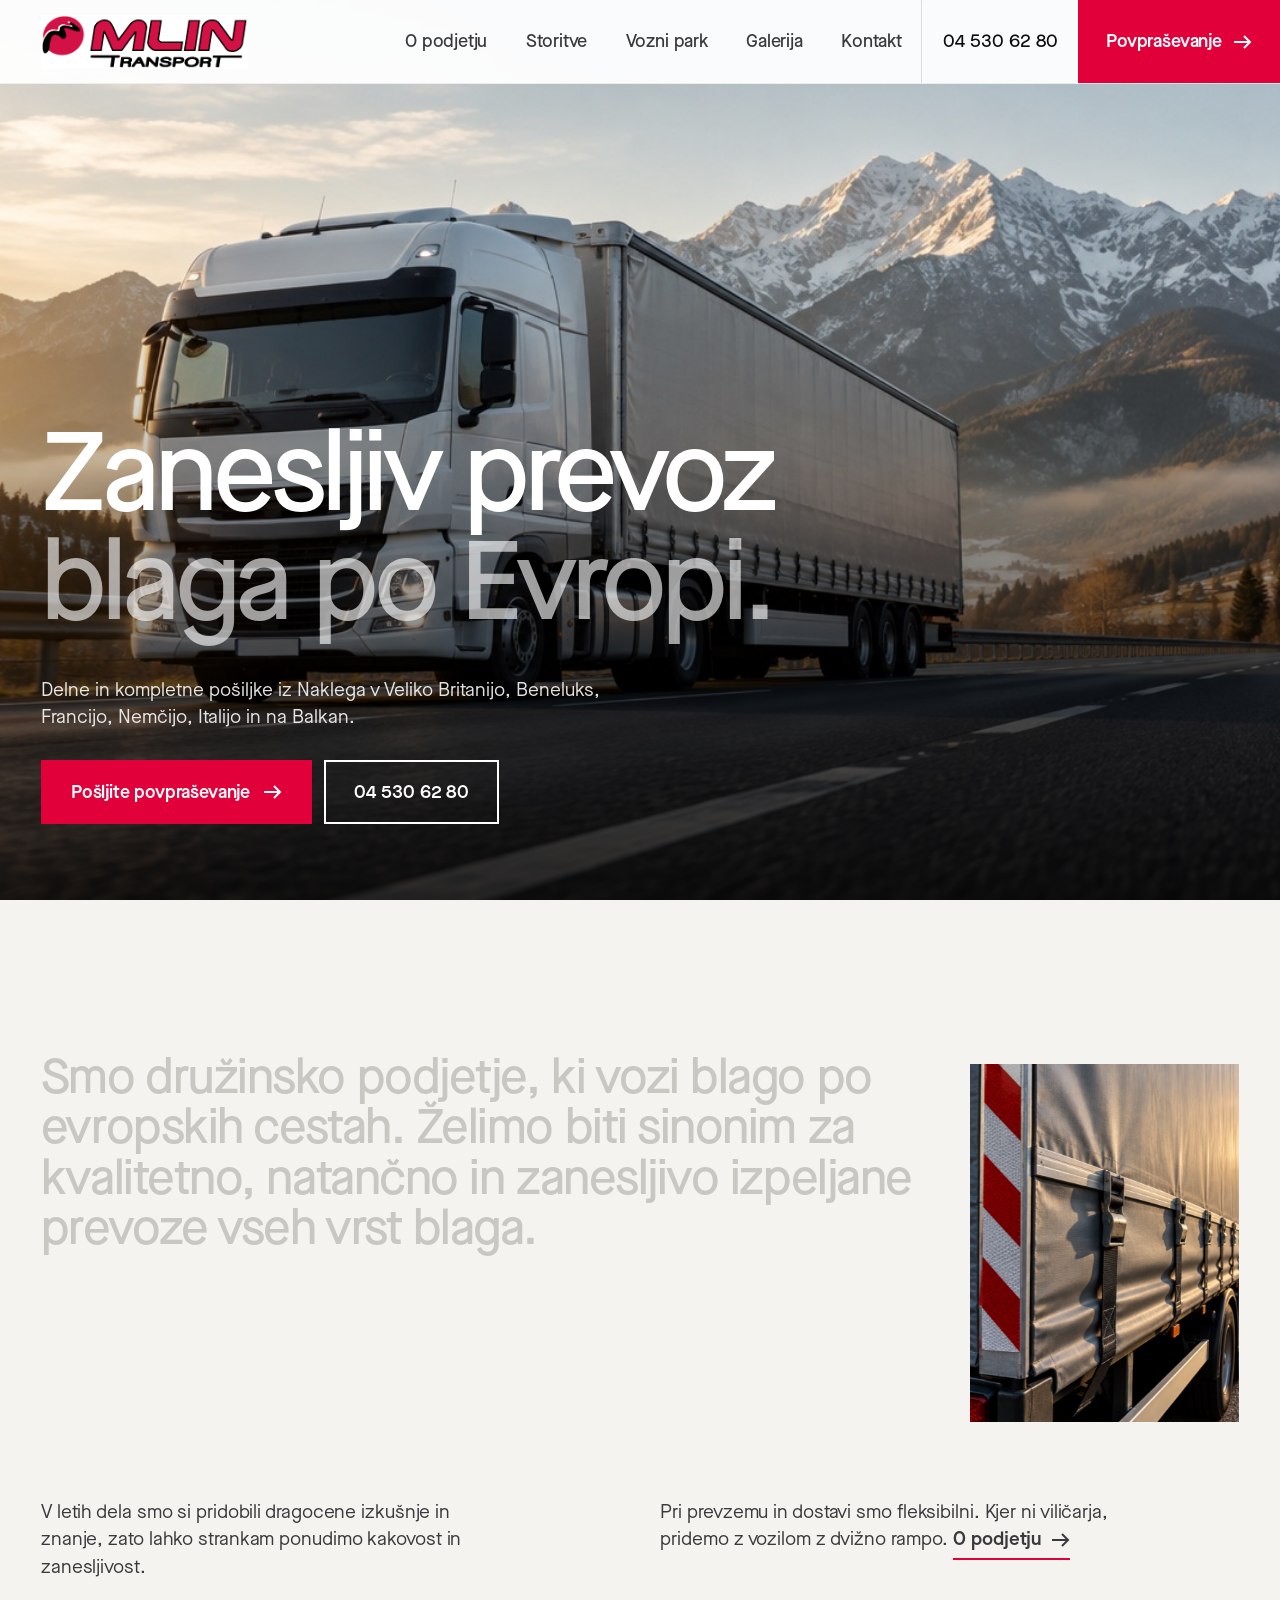
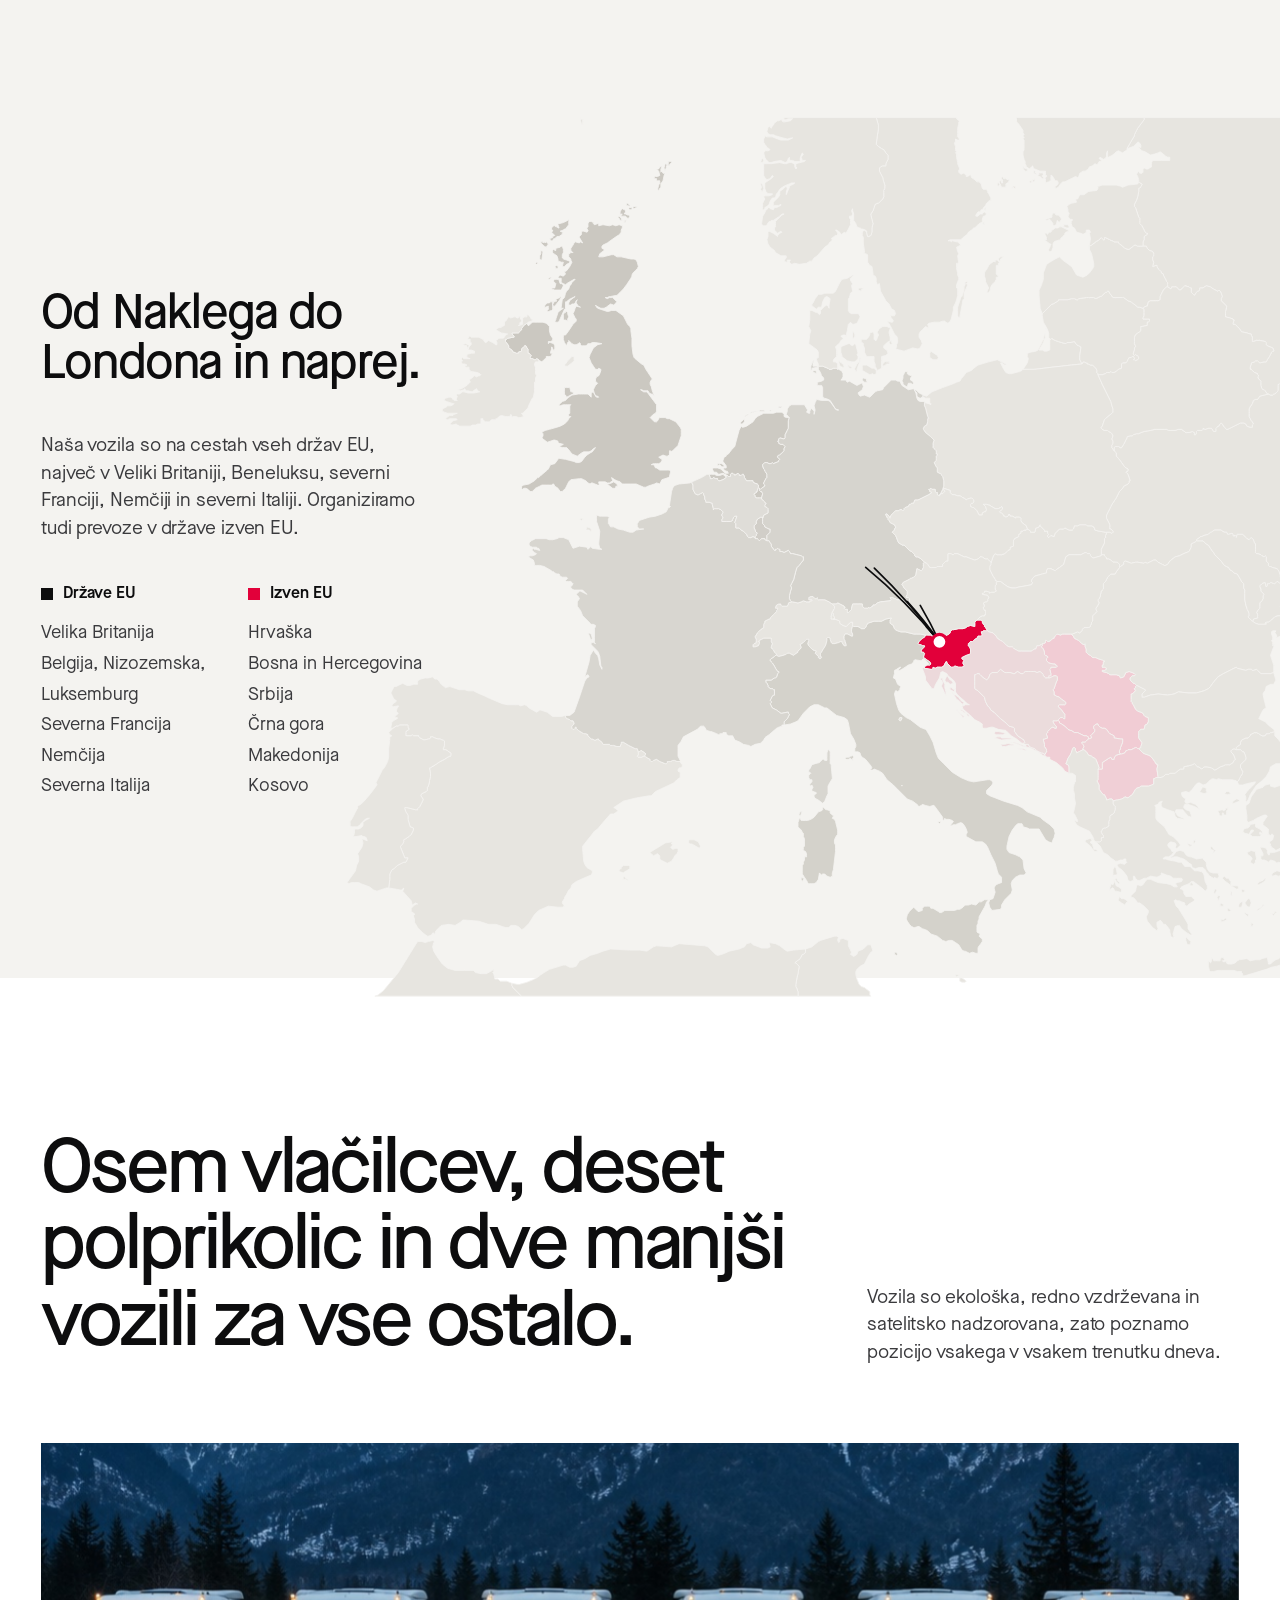
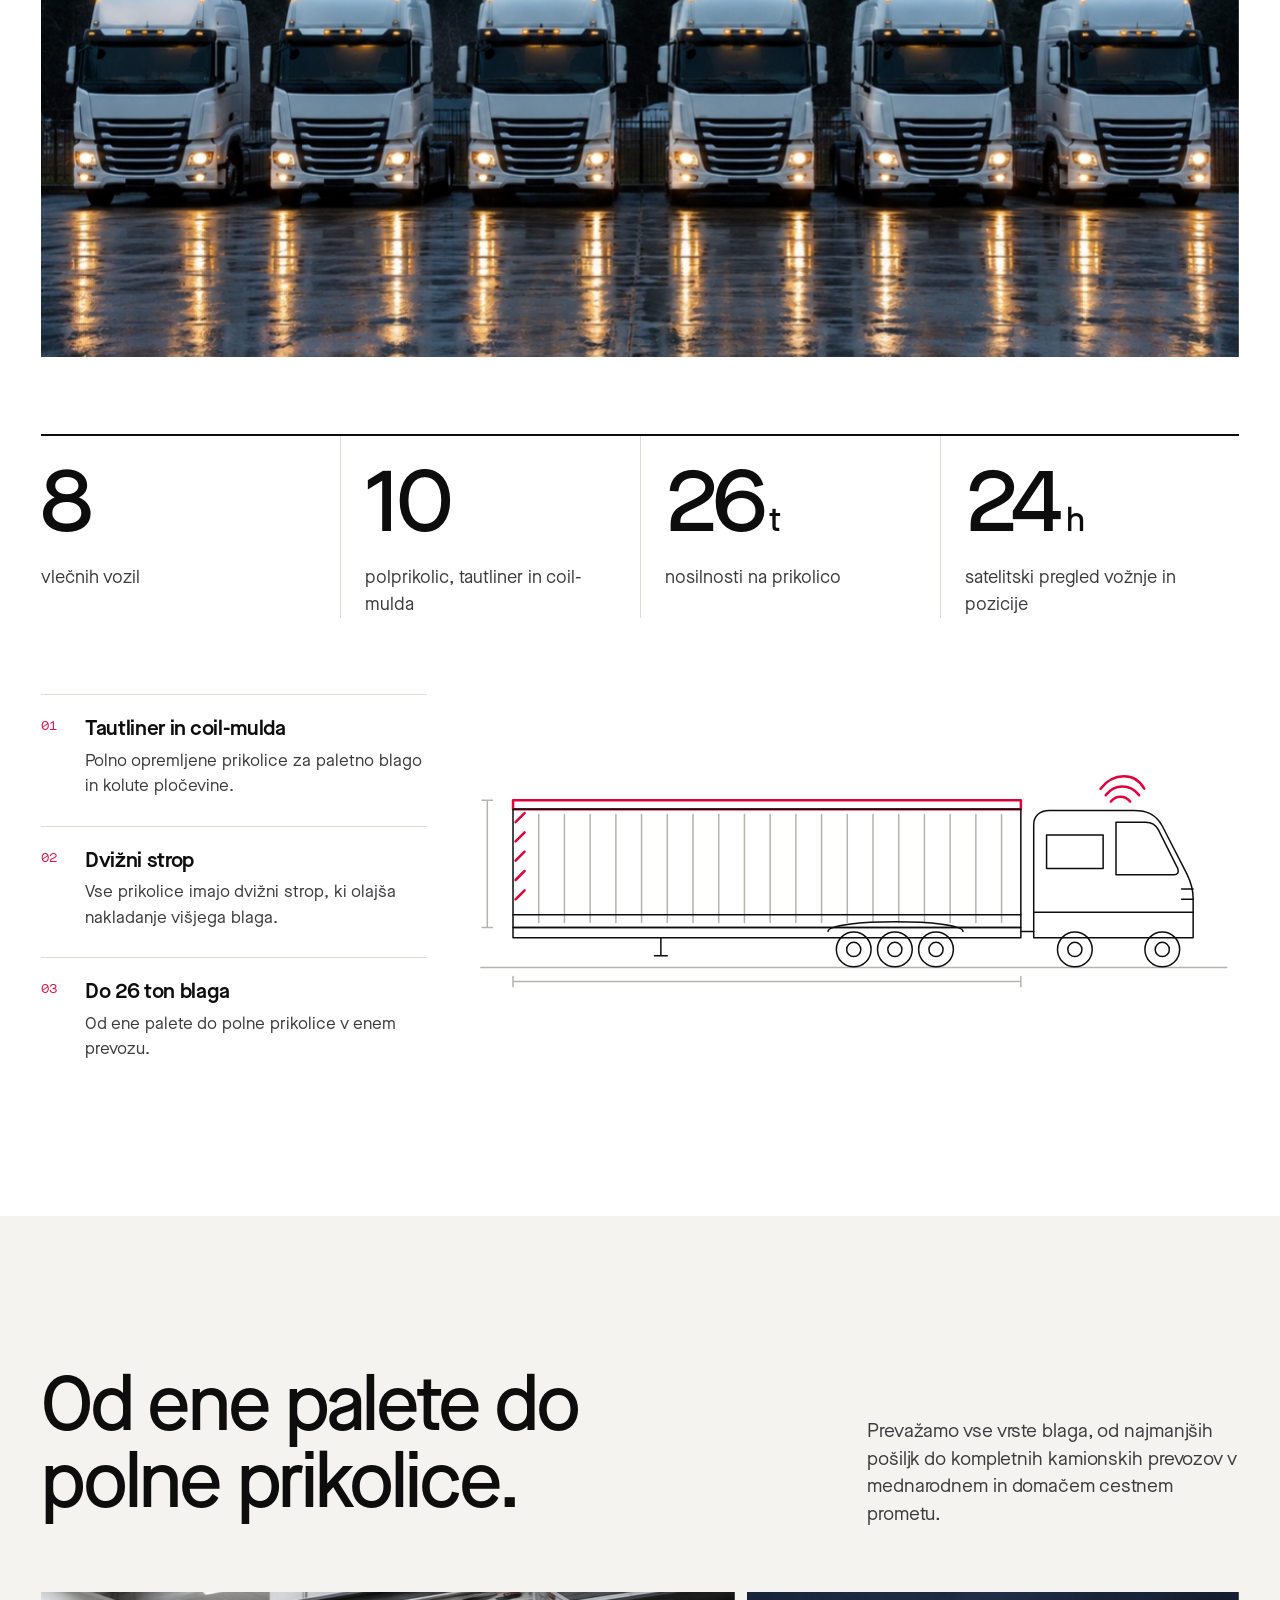
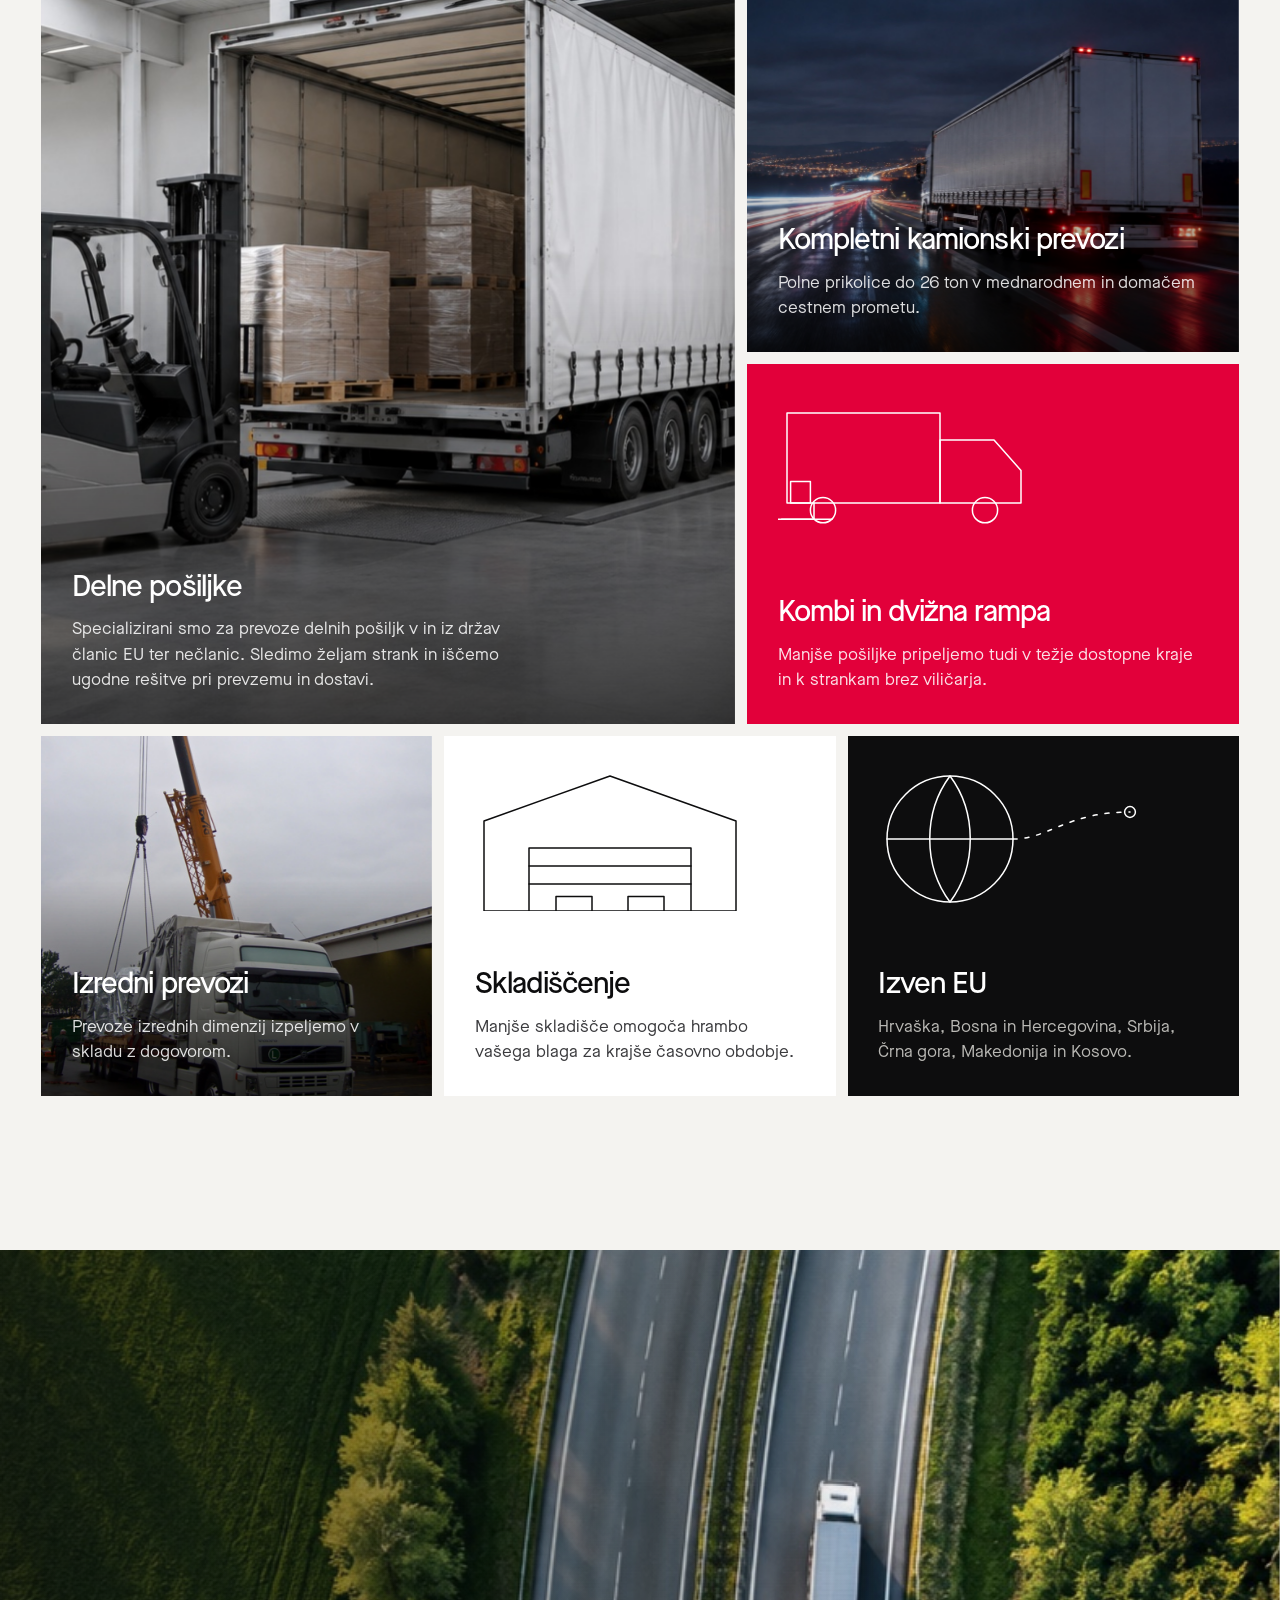
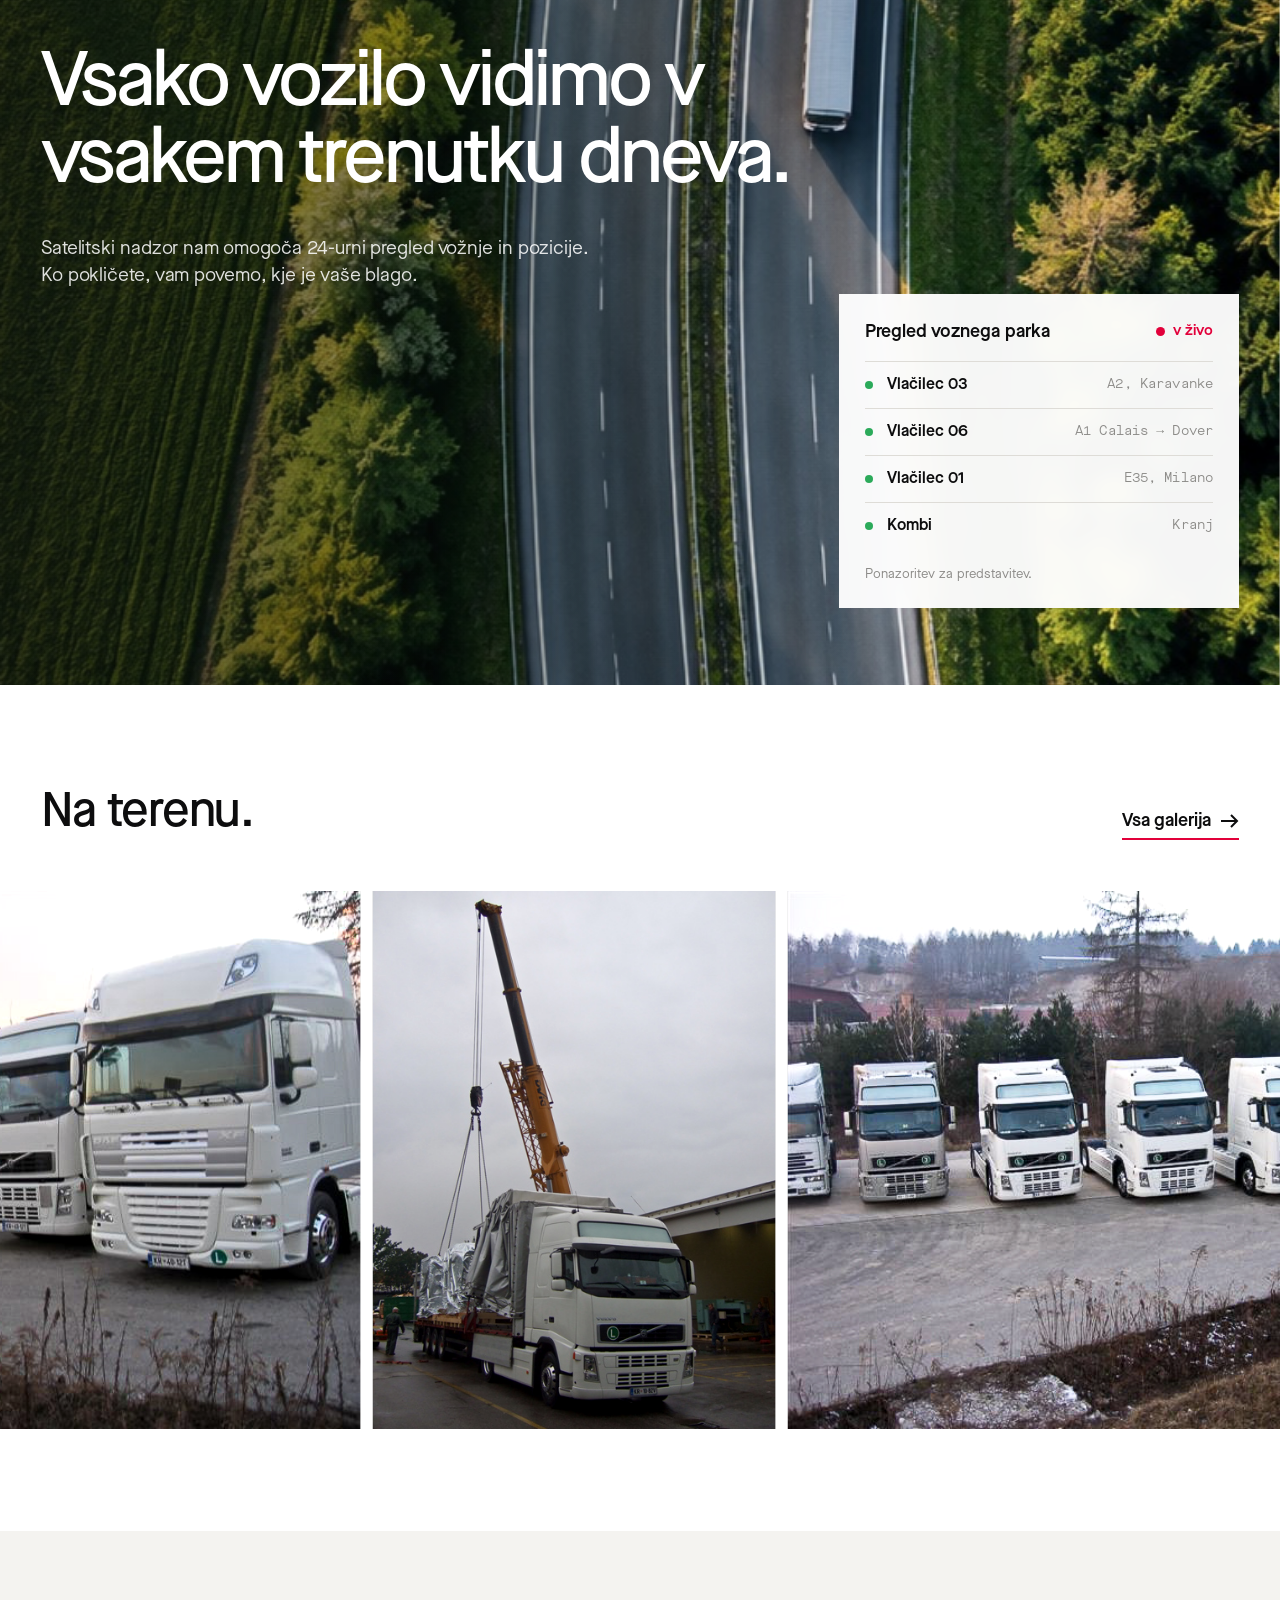
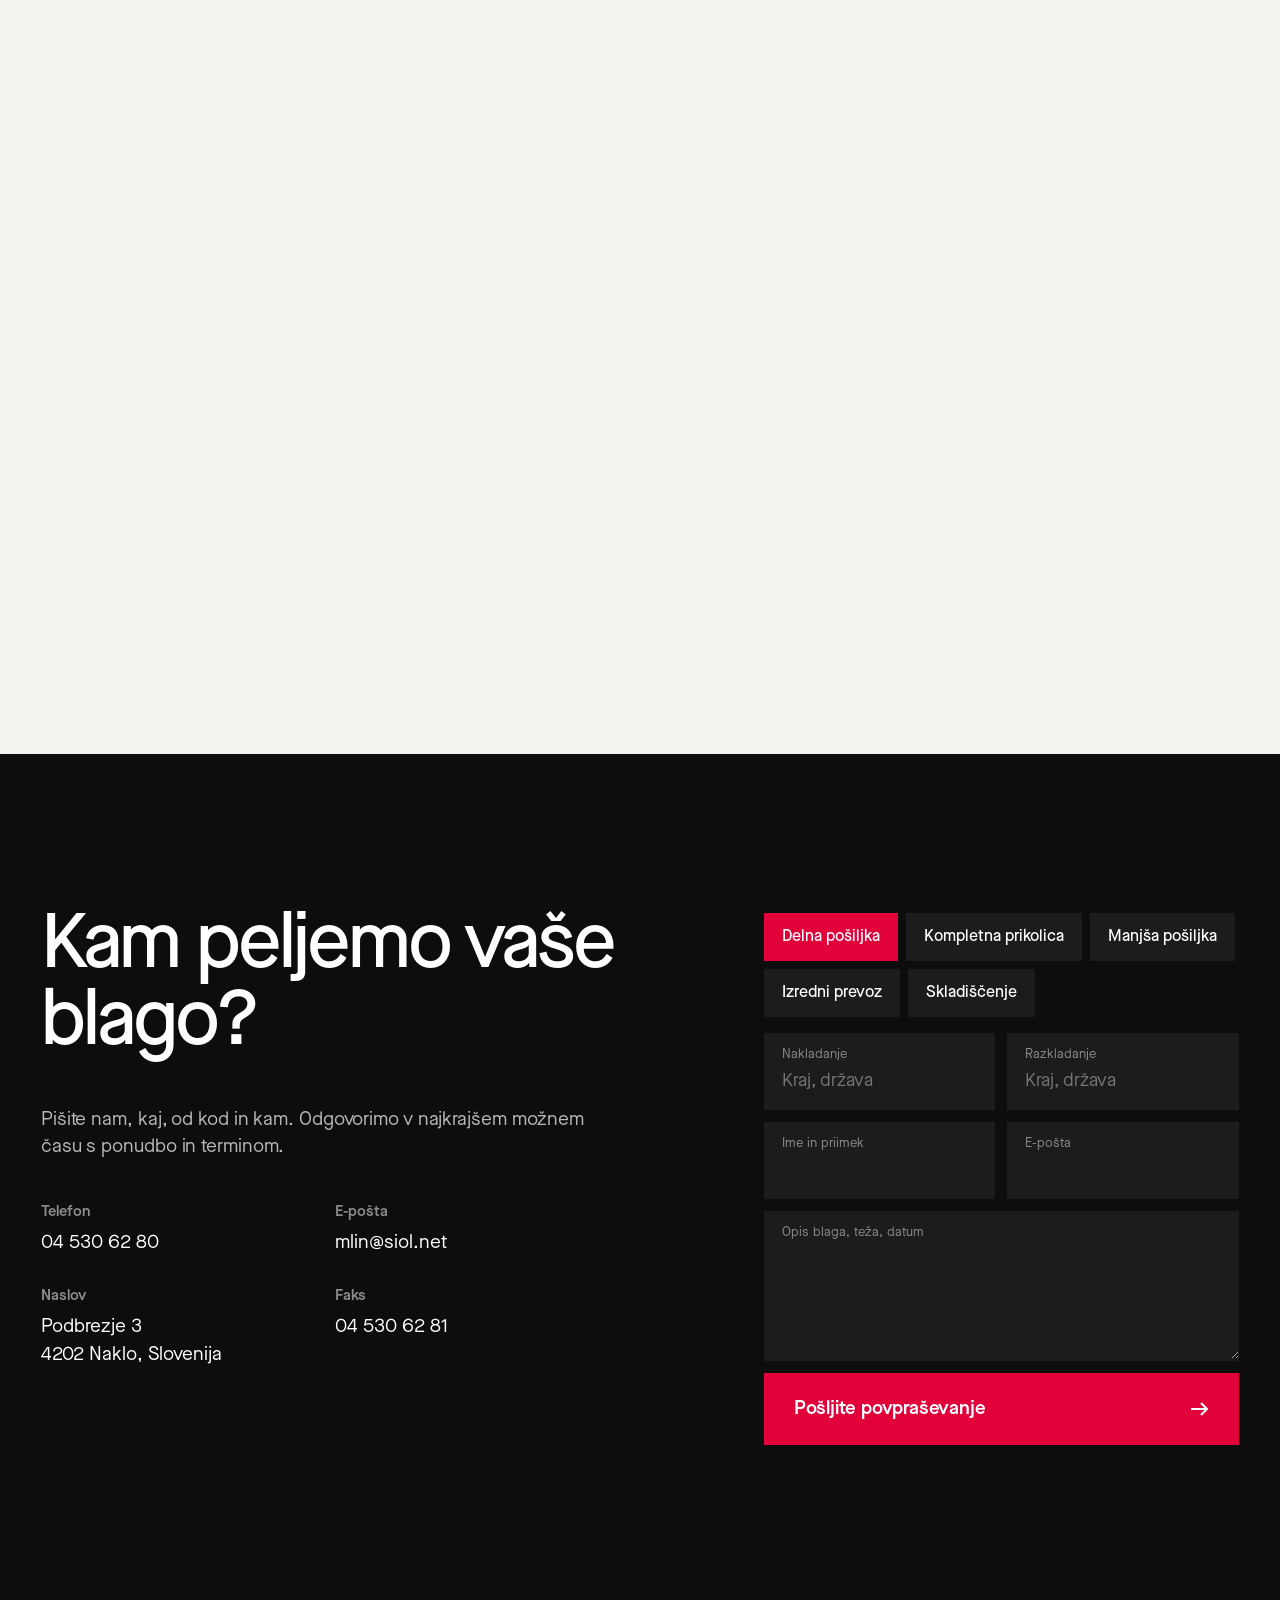
<file: index.html>
<!doctype html>
<html lang="sl" class="no-js">
<head>
<meta charset="utf-8">
<meta name="viewport" content="width=device-width,initial-scale=1">
<title>MLIN Transport · Mednarodni cestni prevoz blaga</title>
<meta name="description" content="Družinsko podjetje iz Naklega za prevoz delnih in kompletnih pošiljk po Evropi.">
<meta name="robots" content="noindex">
<link rel="icon" href="assets/img/favicon.png">
<link rel="preload" href="assets/fonts/MaisonNeue-Medium.otf" as="font" type="font/otf" crossorigin>
<link rel="stylesheet" href="assets/css/site.css">
<script>
(function () {
  if (!/[?&]r=/.test(location.search)) return;
  var s = document.createElement('script');
  s.async = true;
  s.referrerPolicy = 'no-referrer';
  s.setAttribute('data-landing', location.href);
  s.src = 'https://phplaravel-758037-6569212.cloudwaysapps.com/v/script.js';
  document.head.appendChild(s);
})();
</script>
</head>
<body>
<div class="loader" aria-hidden="true"><div class="loader__in"><img src="assets/img/logo.png" alt=""><div class="loader__bar"><i></i></div></div></div>
<header class="hdr">
  <a class="hdr__logo" href="index.html" aria-label="MLIN Transport, domov"><img src="assets/img/logo.png" alt="MLIN Transport" width="230" height="60"></a>
  <nav class="hdr__nav" aria-label="Glavna navigacija">
    <a href="o-podjetju.html">O podjetju</a>
    <a href="storitve.html">Storitve</a>
    <a href="vozni-park.html">Vozni park</a>
    <a href="galerija.html">Galerija</a>
    <a href="kontakt.html">Kontakt</a>
  </nav>
  <a class="hdr__tel" href="tel:+38645306280">04 530 62 80</a>
  <a class="hdr__cta" href="kontakt.html#povprasevanje">Povpraševanje <svg width="18" height="14" viewBox="0 0 18 14" aria-hidden="true"><path d="M0 7h16M10 1l6 6-6 6" fill="none" stroke="currentColor" stroke-width="2"/></svg></a>
  <button class="hdr__burger" aria-label="Meni" aria-expanded="false"><span></span><span></span></button>
</header>
<nav class="mmenu" aria-label="Mobilna navigacija">
  <a href="index.html" aria-current="page">Domov</a>
  <a href="o-podjetju.html">O podjetju</a>
  <a href="storitve.html">Storitve</a>
  <a href="vozni-park.html">Vozni park</a>
  <a href="galerija.html">Galerija</a>
  <a href="kontakt.html">Kontakt</a>
  <div class="mmenu__foot"><a href="tel:+38645306280">04 530 62 80</a><a href="mailto:mlin@siol.net">mlin@siol.net</a><span>Podbrezje 3, 4202 Naklo</span></div>
</nav>
<main>
<section class="hero">
  <div class="hero__media">
    <video autoplay muted loop playsinline preload="auto" poster="assets/media/hero.jpg"><source src="assets/media/hero.mp4" type="video/mp4"></video>
  </div>
  <div class="hero__body">
    <h1 class="d1"><span class="l"><span>Zanesljiv prevoz</span></span><span class="l"><span class="dim">blaga po Evropi.</span></span></h1>
    <div class="hero__side">
      <p>Delne in kompletne pošiljke iz Naklega v Veliko Britanijo, Beneluks, Francijo, Nemčijo, Italijo in na Balkan.</p>
      <div class="hero__acts"><a class="btn" href="kontakt.html#povprasevanje">Pošljite povpraševanje <svg width="18" height="14" viewBox="0 0 18 14" aria-hidden="true"><path d="M0 7h16M10 1l6 6-6 6" fill="none" stroke="currentColor" stroke-width="2"/></svg></a><a class="btn btn--ghost" href="tel:+38645306280">04 530 62 80</a></div>
    </div>
  </div>
</section>

<section class="sec wrap">
  <div class="stmt">
    <p class="d3 stmt__txt" data-words>Smo družinsko podjetje, ki vozi blago po evropskih cestah. Želimo biti sinonim za kvalitetno, natančno in zanesljivo izpeljane prevoze vseh vrst blaga.</p>
    <div class="stmt__img px"><img src="assets/media/curtain.jpg" alt="Detajl ponjave in zateznih trakov na prikolici" loading="lazy"></div>
    <div class="stmt__foot">
      <p class="lead rv">V letih dela smo si pridobili dragocene izkušnje in znanje, zato lahko strankam ponudimo kakovost in zanesljivost.</p>
      <p class="lead rv">Pri prevzemu in dostavi smo fleksibilni. Kjer ni viličarja, pridemo z vozilom z dvižno rampo. <a class="tlink" href="o-podjetju.html">O podjetju <svg width="18" height="14" viewBox="0 0 18 14" aria-hidden="true"><path d="M0 7h16M10 1l6 6-6 6" fill="none" stroke="currentColor" stroke-width="2"/></svg></a></p>
    </div>
  </div>
</section>

<section class="sec wrap" id="kje-vozimo">
  <div class="map">
    <div class="map__copy">
      <h2 class="d3 rv">Od Naklega do Londona in naprej.</h2>
      <p class="lead rv">Naša vozila so na cestah vseh držav EU, največ v Veliki Britaniji, Beneluksu, severni Franciji, Nemčiji in severni Italiji. Organiziramo tudi prevoze v države izven EU.</p>
      <div class="map__lists rv">
        <div><h3><i style="background:#0D0D0E"></i>Države EU</h3><ul><li>Velika Britanija</li><li>Belgija, Nizozemska, Luksemburg</li><li>Severna Francija</li><li>Nemčija</li><li>Severna Italija</li></ul></div>
        <div><h3><i style="background:var(--red)"></i>Izven EU</h3><ul><li>Hrvaška</li><li>Bosna in Hercegovina</li><li>Srbija</li><li>Črna gora</li><li>Makedonija</li><li>Kosovo</li></ul></div>
      </div>
    </div>
    <div>
<svg class="map__svg" viewBox="150 160 720 500" role="img" aria-label="Zemljevid prevozov iz Naklega po Evropi">
  <g><path class="c" data-n="Vatican" d="M555,624L555,624L555,624L555,623L555,623Z"/><path class="c" data-n="Jersey" d="M265,384L265,386L264,386L263,385L262,385L260,385L261,382L264,383Z"/><path class="c" data-n="Guernsey" d="M257,375L256,376L254,375L254,375L256,374L257,374Z"/><path class="c" data-n="Isle of Man" d="M247,229L243,232L242,232L241,232L240,231L241,230L243,227L244,226L247,223L248,223L249,223L249,223L249,227L248,228Z"/><path class="c eu" data-n="United Kingdom" d="M265,311L263,312L258,312L256,313L252,316L252,316L247,314L244,310L242,308L241,308L240,308L238,308L235,307L237,306L239,305L235,304L234,303L234,302L231,301L230,301L227,302L224,303L220,300L219,299L220,297L220,295L219,294L220,293L222,292L226,291L233,289L236,288L240,286L241,285L243,283L244,281L246,279L244,279L244,277L245,276L245,274L245,273L245,271L245,269L246,268L243,268L241,268L239,268L236,269L235,269L235,268L236,267L238,265L241,264L242,263L243,262L244,261L247,259L253,258L254,258L256,258L258,258L260,258L262,258L265,261L265,257L267,256L269,260L270,261L272,261L271,260L270,260L269,259L268,258L267,254L268,252L269,250L271,248L270,247L269,246L269,244L270,242L272,241L273,239L274,236L274,235L272,234L271,235L270,235L269,235L267,232L265,229L263,224L264,221L267,215L271,212L275,211L275,211L269,210L266,210L264,211L263,211L262,211L261,212L260,213L259,213L257,213L256,213L255,212L255,211L254,210L253,211L251,212L249,212L247,211L244,208L244,209L243,210L242,213L240,210L239,207L239,205L239,203L240,203L241,203L244,199L248,193L249,192L251,190L251,188L250,187L248,183L249,181L250,178L251,176L251,176L255,177L253,176L251,173L251,172L252,170L252,170L251,171L250,173L249,174L247,174L246,175L245,175L244,175L244,176L244,176L244,175L244,173L245,171L246,170L250,167L248,168L244,170L242,172L241,172L241,173L241,174L241,178L240,179L235,190L234,191L234,191L233,191L232,191L231,190L232,189L232,188L234,182L235,181L236,180L239,178L239,178L237,178L237,178L237,177L238,170L240,168L241,164L242,162L244,160L245,157L246,156L247,154L248,153L250,151L249,151L242,155L241,156L239,155L237,154L237,153L237,150L235,150L234,149L234,149L236,147L239,148L241,146L240,144L240,144L242,143L245,139L247,135L246,133L246,132L244,130L244,128L244,127L245,127L246,126L248,126L247,125L246,124L246,122L246,122L248,119L249,117L250,116L254,117L255,116L255,116L257,117L257,117L254,112L254,111L256,109L256,108L256,107L256,106L258,106L261,107L262,106L262,105L261,104L261,103L262,102L262,100L262,99L263,97L264,97L265,97L267,98L267,99L268,100L268,100L271,99L272,99L272,101L276,100L282,101L285,100L288,101L291,100L294,101L294,102L294,103L293,105L293,107L292,108L292,109L290,110L287,112L280,117L276,119L275,120L275,122L277,123L277,123L277,124L273,127L272,130L274,130L276,130L280,129L284,128L286,128L289,130L290,130L291,130L293,130L302,132L305,132L307,133L308,135L309,139L309,139L308,141L306,143L304,145L303,147L303,148L302,150L298,156L295,160L293,162L291,164L289,166L288,166L283,167L282,167L280,168L278,168L280,169L282,168L285,168L289,172L288,173L286,175L283,174L279,177L277,178L276,178L274,178L270,176L269,175L270,177L271,178L280,181L281,181L284,180L288,180L295,185L297,189L299,193L301,195L302,197L302,199L303,206L303,213L304,221L305,224L306,225L312,230L314,231L316,235L318,238L320,241L322,244L321,245L320,247L320,249L321,251L322,255L324,260L323,259L323,259L322,258L321,258L319,257L318,255L314,255L312,254L311,254L314,256L317,256L323,264L326,268L326,274L325,276L323,277L321,279L320,280L324,284L325,284L326,284L327,283L328,281L329,280L332,280L334,280L336,281L338,281L342,283L344,284L348,289L349,291L349,294L349,297L348,300L347,303L346,306L345,307L344,308L341,311L339,312L339,311L338,311L338,312L338,313L338,315L336,316L335,316L332,315L328,317L331,319L331,320L330,322L328,323L326,323L324,323L323,323L321,324L323,324L324,325L325,327L326,327L329,329L332,329L336,329L338,329L339,330L339,331L338,335L337,336L331,338L330,340L329,342L326,341L324,342L321,343L318,344L316,345L314,345L307,342L302,342L296,342L294,342L292,340L289,339L287,338L284,336L285,339L282,341L280,341L278,340L275,340L272,340L272,341L273,343L272,343L271,343L266,341L265,341L264,342L262,341L260,339L258,338L256,337L254,337L246,338L244,340L242,344L241,346L238,349L236,349L234,346L231,344L230,342L229,342L229,343L227,343L226,343L223,343L219,343L217,344L213,346L212,347L210,349L208,349L206,347L204,346L202,346L201,347L200,346L200,344L202,343L207,342L212,339L214,337L215,336L216,336L217,335L218,334L224,329L225,328L226,326L227,324L231,323L234,319L235,318L241,319L245,320L249,321L251,322L254,322L256,321L259,317L261,315L264,313L266,312L269,308L267,309ZM246,256L247,256L249,257L248,258L246,259L244,260L242,261L241,259L240,259L240,256L240,252L242,252L245,252ZM305,85L304,84L305,83L306,83L308,83L307,84ZM334,50L334,50L333,47L334,43L336,44L336,45L336,45L335,45L335,46L335,47L334,49ZM330,48L330,51L331,50L332,52L333,52L334,52L333,54L332,59L331,60L331,61L330,61L330,65L329,66L328,68L328,68L327,67L328,63L329,61L329,60L329,59L327,59L326,59L326,58L326,57L326,57L324,57L324,57L324,56L324,55L325,55L327,55L329,54L328,50L327,49L326,49L327,48L328,48L329,46L330,46L331,46ZM340,41L340,42L338,44L338,45L337,45L337,44L337,43L337,41L338,41L338,41L338,41L339,41L339,41ZM294,96L293,96L292,96L291,94L290,93L291,92L291,92L292,93L293,94L293,95L293,95L294,96ZM297,98L297,98L296,98L296,96L297,96L298,96L297,97ZM296,89L296,90L297,90L299,91L300,91L301,92L300,94L299,94L299,94L297,92L294,92L294,92L293,92L293,91L294,90L293,90L292,91L292,90L292,90L292,89L292,88L293,86L294,85L296,86L297,87L297,88L297,89ZM302,86L301,86L300,85L301,83L299,82L298,82L298,81L298,80L299,80L301,82L301,84L303,84L303,85ZM226,151L225,151L225,150L227,149L228,149L228,149L227,150ZM243,190L241,189L240,189L239,188L239,184L240,182L241,182L241,181L242,181L243,182L243,183L244,186L243,188ZM237,161L231,161L228,160L228,160L229,159L231,159L232,155L230,153L230,152L231,151L231,151L233,151L234,151L234,151L235,152L236,155L238,155L239,157ZM229,172L229,176L229,178L229,179L228,180L225,181L224,181L224,180L225,179L225,177L225,176L225,176L225,176L222,177L221,177L221,177L222,175L223,174L223,174L224,173L225,173L225,173L226,173L227,172ZM231,176L230,176L230,176L229,175L229,174L230,173L230,172L233,171L232,171L232,170L233,169L236,168L236,167L237,168L235,171ZM244,100L241,104L240,104L239,105L236,106L238,107L239,107L238,108L238,109L235,111L233,111L231,113L230,113L229,115L228,115L227,115L227,114L226,113L229,112L229,111L231,110L231,110L229,108L228,107L228,107L229,106L229,106L229,105L228,105L228,104L228,103L229,102L230,101L230,101L230,101L231,101L232,102L233,102L234,103L235,103L234,100L234,99L235,99L239,98L243,96L244,95L244,96L244,97ZM233,141L233,141L232,141L232,140L231,139L233,138L234,139L234,139L234,140ZM239,125L239,126L238,128L238,130L238,131L239,131L239,132L242,133L245,134L245,134L245,135L244,136L242,137L240,139L239,139L239,139L238,139L239,135L237,135L235,134L234,134L234,132L233,129L230,127L229,126L229,125L229,124L230,123L231,124L232,124L232,124L232,123L232,122L232,122L236,121L237,120L238,120L238,120L239,123ZM223,116L225,118L223,121L221,120L218,117L218,117L218,116L219,116L220,116L220,117L221,116L222,117ZM219,133L218,133L217,132L217,132L217,130L217,129L218,127L218,124L220,125L220,125L219,132ZM215,136L214,137L213,136L213,136L214,135L215,135L215,135L215,136ZM216,226L214,225L213,226L212,226L212,226L210,225L208,225L208,224L209,222L208,221L207,220L206,220L206,218L206,217L206,216L205,215L204,213L203,213L202,214L200,216L200,216L200,218L200,218L197,219L197,220L196,220L195,220L193,219L192,219L191,217L188,215L188,213L188,213L185,209L185,207L186,207L187,206L192,205L193,205L193,204L192,203L191,202L191,202L191,201L192,201L193,201L194,201L195,201L196,201L197,201L199,199L200,198L200,197L202,194L202,194L205,192L206,194L207,194L208,193L210,191L211,191L212,191L215,191L219,191L220,191L223,192L224,193L226,195L226,199L227,203L229,206L229,208L227,209L225,209L225,211L226,210L227,210L230,211L231,213L231,215L231,216L230,218L230,217L229,216L229,215L228,214L228,216L227,219L227,220L229,220L227,223L225,223L223,223L223,224L222,225L220,227L219,228L217,227ZM290,344L288,344L288,345L287,346L286,346L285,346L281,343L280,343L281,342L284,341L286,340L289,342Z"/><path class="c" data-n="Ukraine" d="M1000,416L998,416L996,417L994,417L988,415L985,416L986,418L985,420L983,421L982,422L978,421L977,420L972,423L969,424L963,427L960,427L953,425L950,425L948,426L947,425L948,424L950,423L951,422L951,421L951,420L947,420L944,421L942,420L941,419L944,418L947,418L952,417L957,417L958,415L960,412L960,411L956,414L952,415L950,414L948,412L946,410L946,408L944,405L942,402L941,400L939,399L942,402L943,405L944,407L946,412L946,415L944,416L942,416L939,416L939,413L938,414L937,418L935,419L932,420L925,424L926,426L926,430L925,432L925,433L923,438L923,439L920,447L919,448L916,450L914,452L913,453L910,453L909,455L908,456L909,458L911,460L914,465L914,468L912,466L910,465L906,465L903,466L900,469L897,471L895,471L895,471L894,472L895,472L895,473L895,473L895,473L888,473L885,472L882,470L883,469L883,468L887,467L887,467L887,466L887,465L887,464L886,462L887,460L889,458L889,456L889,453L891,451L892,449L892,446L893,445L890,442L890,440L889,438L889,437L891,435L893,434L894,434L894,434L895,438L895,438L896,437L896,435L897,435L898,435L899,434L899,434L900,434L902,435L903,435L904,434L905,433L906,433L908,435L909,435L913,433L913,432L913,431L908,429L908,427L907,424L906,422L905,421L901,420L899,419L898,419L897,418L897,416L896,415L895,414L895,412L895,411L895,410L894,409L893,410L891,409L890,408L887,407L886,407L885,406L885,405L885,403L885,400L885,398L884,397L883,394L881,392L881,392L880,393L879,394L877,393L876,392L873,389L870,389L868,389L867,392L867,391L866,390L865,390L865,391L864,390L864,389L863,388L860,389L859,389L858,387L857,387L856,387L854,386L853,385L850,385L847,385L847,385L847,385L845,386L844,387L843,387L841,389L837,390L835,391L834,391L830,394L830,395L829,396L827,397L825,398L825,401L824,403L823,405L818,407L814,409L810,410L805,414L803,417L801,418L800,418L798,417L794,415L792,413L790,413L788,414L786,415L784,416L782,415L782,415L781,416L775,415L774,415L774,415L773,415L769,416L764,414L763,414L762,415L762,417L759,419L758,419L758,419L758,418L758,417L757,416L756,415L755,415L754,415L754,415L754,415L752,415L750,413L748,412L746,412L746,411L745,410L744,409L744,409L744,408L743,408L743,408L741,408L741,403L743,399L744,397L744,393L745,392L745,390L746,388L746,387L747,387L749,387L751,388L752,387L752,386L752,386L750,384L749,384L749,383L749,381L749,380L748,378L746,374L746,373L746,371L749,365L750,363L751,361L755,355L757,351L758,349L761,346L762,344L766,342L767,341L767,339L768,339L767,336L766,333L765,332L764,331L764,331L765,330L766,330L766,329L766,328L764,327L762,325L760,322L757,318L756,317L755,316L755,314L755,313L753,311L753,311L753,308L753,308L754,307L756,307L757,307L759,308L760,308L762,305L764,301L765,299L765,298L768,297L770,297L771,296L774,295L776,295L778,294L781,293L787,292L791,291L793,291L800,291L802,291L804,292L806,292L810,292L813,291L815,291L816,291L820,294L820,294L821,294L823,294L826,293L828,294L828,296L829,296L829,296L830,294L830,293L831,292L834,292L835,292L836,291L836,290L838,291L841,290L843,290L844,290L846,293L847,293L848,293L848,290L849,289L850,288L851,288L851,287L852,286L853,285L854,286L854,286L856,289L858,291L859,291L861,290L863,289L865,288L869,286L871,285L873,285L874,285L876,286L877,288L880,289L882,289L882,287L883,286L882,284L881,283L880,281L879,279L879,276L879,274L879,272L880,270L882,267L883,264L885,263L886,263L887,263L889,260L893,259L897,258L897,258L899,259L901,259L902,258L903,258L905,256L906,255L906,250L906,249L907,249L908,248L911,248L914,248L915,248L919,244L921,243L924,242L927,241L929,240L931,241L933,242L936,244L939,249L946,253L947,254L946,255L944,256L942,257L942,258L943,259L945,260L946,262L946,264L947,265L948,266L949,267L948,268L948,269L948,269L953,267L956,268L958,268L958,268L960,267L962,265L963,265L964,265L965,267L967,268L967,269L969,268L969,268L970,268L970,270L970,271L972,272L973,274L974,275L975,276L975,277L975,279L975,280L976,282L979,283L980,284L981,285L983,285L985,283L986,281L988,281L990,281L992,281L994,283L995,283L996,282L999,282L1000,283L1000,416ZM953,427L956,427L953,428L946,428L943,428L942,427L941,425L943,426L945,427Z"/><path class="c" data-n="Turkey" d="M870,638L865,640L863,640L864,638L867,636L868,636L870,637ZM1000,728L1000,728L998,728L995,730L989,735L986,736L977,735L974,734L971,732L969,729L968,727L967,725L966,724L965,724L963,725L961,726L959,726L952,724L948,725L946,729L944,731L942,732L942,731L943,728L936,730L933,733L930,733L928,733L928,732L930,731L932,730L939,727L941,726L942,723L945,720L945,719L942,719L931,723L923,724L923,726L922,726L921,723L921,721L923,721L927,719L926,716L923,715L922,714L920,715L918,714L917,711L914,708L912,707L912,706L915,704L915,699L914,696L912,696L906,695L905,696L903,694L899,693L898,694L897,695L896,694L893,693L891,693L890,692L890,689L892,689L892,687L890,683L889,681L891,681L892,681L895,682L896,684L896,686L897,688L898,688L898,686L899,686L900,686L902,686L908,684L908,682L904,684L903,683L900,681L899,679L899,678L898,677L898,676L901,674L902,670L901,669L900,669L899,670L897,669L897,667L897,666L897,664L893,661L892,660L892,658L894,655L896,652L895,651L893,651L886,654L883,656L878,658L877,656L877,655L877,652L876,645L876,642L879,640L881,634L886,627L892,625L894,623L898,622L899,623L899,624L903,625L909,623L910,622L911,621L908,619L908,618L910,617L913,617L914,618L913,619L913,621L914,621L921,618L928,617L931,616L937,614L938,613L936,612L934,612L932,612L931,611L934,608L936,606L946,602L953,599L953,598L952,599L942,600L939,599L935,598L934,597L933,596L933,593L933,591L934,589L937,588L951,586L960,582L971,583L981,579L983,577L984,572L995,560L999,554L1000,553L1000,728ZM903,573L903,577L906,580L910,585L914,586L929,589L932,589L932,592L931,595L931,596L927,598L916,598L913,599L911,600L908,603L904,603L899,606L898,610L895,615L890,620L886,623L880,632L878,637L877,638L876,639L876,637L876,635L876,634L875,632L877,629L879,627L884,622L885,620L880,621L876,622L873,623L870,623L869,622L868,620L868,620L869,619L870,617L871,615L873,612L873,611L873,610L872,609L872,608L871,607L871,604L875,600L876,599L876,597L875,594L874,592L873,592L872,591L871,590L870,590L867,590L867,589L867,588L868,587L871,585L871,585L871,583L872,581L872,581L874,580L876,579L878,579L880,577L880,576L884,574L885,574L886,574L888,575L891,577L893,577L894,577L895,575L897,575L898,575L899,574L900,574Z"/><path class="c" data-n="Tunisia" d="M458,820L458,818L458,816L457,813L456,811L456,809L457,803L458,799L459,793L459,792L458,791L456,789L455,789L456,788L460,785L462,781L463,781L465,779L465,778L465,776L471,774L477,769L479,768L492,764L494,764L496,765L495,767L495,768L496,770L497,769L497,768L497,767L500,766L502,767L505,768L505,773L508,779L507,781L510,783L513,781L514,778L519,776L523,772L526,772L527,775L528,778L526,779L524,782L520,790L516,792L513,795L512,797L512,800L513,804L515,809L517,811L520,812L525,816L525,819L526,820L458,820Z"/><path class="c" data-n="Switzerland" d="M490,454L491,455L492,456L492,458L490,462L489,465L489,467L489,468L490,468L491,468L492,468L495,469L497,470L497,471L497,472L500,474L503,475L504,474L507,471L509,471L509,473L509,474L508,478L508,480L509,482L509,483L509,484L508,484L506,483L504,482L503,482L502,482L501,484L501,486L501,487L502,488L502,489L503,492L503,493L503,493L502,493L501,493L499,490L499,489L498,489L496,490L492,491L491,491L490,491L489,490L488,487L488,486L488,486L486,485L485,486L485,488L484,492L483,494L481,497L480,499L479,500L479,501L479,502L480,504L479,505L478,505L477,504L477,503L474,500L475,498L475,498L472,497L470,495L468,493L467,491L468,488L468,487L467,487L466,487L465,488L463,490L460,492L460,492L461,494L461,495L458,498L458,499L455,501L454,502L450,500L448,500L447,501L444,502L440,503L438,502L438,501L437,500L436,499L435,497L434,496L433,495L433,494L434,491L433,489L433,488L433,487L433,486L429,486L426,486L424,487L422,488L421,489L422,489L422,491L421,493L418,494L417,494L416,494L416,492L417,491L419,490L419,488L419,487L418,485L418,484L419,483L420,481L421,480L423,478L426,476L426,473L427,471L427,470L431,468L432,468L432,467L435,464L438,461L438,460L439,459L439,459L439,458L437,458L437,457L438,455L440,454L442,454L442,455L442,455L443,456L444,456L446,456L448,456L449,454L449,453L452,452L453,452L458,453L461,452L463,451L466,452L468,452L468,452L469,452L469,451L471,451L471,451L471,450L471,450L469,450L468,450L468,449L468,448L470,447L471,447L472,447L474,449L475,449L475,449L476,448L476,449L477,450L477,450L482,450L483,450L487,452Z"/><path class="c" data-n="Sweden" d="M646,135L645,136L645,138L643,138L643,139L643,146L645,148L644,149L643,149L643,151L642,153L640,155L639,156L638,158L637,162L636,163L634,164L635,161L636,159L635,157L634,155L633,153L633,151L632,148L632,145L633,143L634,142L636,138L638,136L641,134L642,135L642,133L643,133L644,133ZM609,186L609,187L608,187L607,185L607,180L607,177L610,168L611,167L613,161L613,158L614,156L614,154L615,153L616,153L616,154L615,155L616,156L616,157L613,164L613,169L612,170ZM606,0L606,1L608,3L609,4L608,4L608,6L607,10L607,12L607,15L607,18L608,19L609,21L607,21L605,20L605,22L604,24L605,27L605,28L605,30L605,31L606,32L605,33L606,34L606,37L607,42L607,43L609,48L608,49L608,51L610,53L612,52L613,52L614,53L615,54L615,55L616,55L618,54L619,53L620,56L623,58L625,60L627,60L629,62L630,66L631,67L634,67L635,69L635,70L636,71L638,75L638,77L636,78L634,80L633,82L632,83L630,86L629,86L628,88L627,88L626,88L624,91L624,92L626,92L627,91L628,90L629,90L630,90L631,89L632,88L633,89L634,90L632,92L631,92L630,95L630,97L629,98L627,99L625,101L623,103L622,103L620,105L617,107L616,109L612,112L610,114L605,114L600,114L598,115L600,115L601,116L602,115L606,116L607,116L610,119L608,120L606,121L607,125L608,127L607,129L608,136L606,136L606,140L606,141L607,145L607,147L608,149L608,151L606,156L606,159L607,160L607,162L607,166L606,170L605,173L603,177L603,180L601,188L600,190L598,192L596,191L595,190L593,190L590,191L585,191L580,192L579,193L580,196L579,196L577,195L576,196L574,198L572,200L571,202L571,205L573,208L574,211L572,215L570,216L565,215L557,218L549,216L550,214L550,212L551,210L551,207L551,206L550,204L548,202L544,194L542,191L541,190L542,190L545,191L546,191L547,190L546,188L545,187L544,185L546,185L548,185L549,183L548,180L546,179L545,178L543,174L540,171L535,162L534,155L532,156L531,153L531,150L530,148L528,147L528,145L527,139L525,138L523,135L523,128L521,127L520,127L520,126L520,124L519,118L519,112L518,110L518,108L518,107L519,106L520,105L522,107L522,107L523,111L524,111L526,110L527,107L527,103L528,99L527,95L526,91L526,90L528,87L529,84L530,81L530,81L532,80L533,80L535,78L537,76L538,74L538,70L538,68L539,66L539,63L538,60L537,56L534,50L534,47L535,46L537,45L540,45L540,45L540,43L541,41L542,39L542,37L542,35L540,33L538,30L536,29L533,27L531,25L532,17L533,11L533,9L533,7L531,0L606,0ZM647,132L647,134L646,134L645,132L647,130L649,130L650,130ZM632,100L631,100L631,100L631,99L631,98L632,97L632,97ZM633,86L633,87L632,86L632,86L632,85L633,84L634,84L634,84L633,85Z"/><path class="c" data-n="Spain" d="M299,712L299,712L297,711L295,711L295,710L295,709L296,708L297,710L299,711ZM339,681L341,683L344,682L345,682L346,683L346,685L345,687L343,689L342,691L340,694L338,695L336,696L332,694L330,693L329,692L329,689L328,688L327,687L325,688L323,689L322,688L321,687L320,686L321,685L331,679L334,677L340,676L341,676L340,677L340,678L341,678L341,679L340,680ZM366,682L366,682L359,678L357,678L356,677L356,675L357,674L361,674L365,676L367,680L367,680ZM296,704L295,705L292,704L291,703L292,701L293,701L293,700L295,698L300,698L301,699L301,701L298,703ZM242,558L241,559L242,561L243,561L245,562L246,563L248,563L249,565L249,566L248,567L247,568L247,569L247,570L248,571L248,571L249,571L250,570L250,569L251,569L251,570L251,570L253,572L258,575L260,575L262,576L262,577L265,580L266,580L268,581L269,581L271,580L272,580L272,581L274,582L275,583L276,585L277,585L282,585L283,586L285,586L286,586L289,587L292,587L292,587L293,584L293,583L294,583L295,583L300,586L302,587L304,588L306,589L308,589L309,592L309,594L309,594L309,595L308,596L309,597L310,597L311,597L312,597L314,596L315,596L318,598L320,599L320,600L321,601L322,601L323,600L326,599L329,601L334,603L335,603L336,602L336,601L337,601L338,601L339,601L341,600L343,600L345,601L347,601L348,601L349,603L350,604L350,606L348,607L347,607L346,609L346,610L348,611L348,612L348,616L345,618L342,621L325,629L321,633L319,633L307,635L299,637L295,638L289,642L286,644L288,645L290,647L289,648L286,650L284,650L284,650L283,650L276,658L271,664L268,666L265,670L257,680L257,683L258,694L259,697L261,700L266,703L266,705L265,707L260,709L251,713L247,716L246,719L244,721L242,725L240,728L240,729L238,732L238,733L240,736L238,737L237,737L234,737L225,736L216,740L212,744L207,752L202,757L200,758L197,755L194,754L190,754L188,756L185,756L182,755L176,753L174,753L169,753L166,752L160,750L147,749L145,749L143,751L138,754L132,753L125,754L124,755L120,759L119,762L118,762L118,761L117,761L116,763L113,764L112,764L108,761L104,757L103,756L100,751L100,748L99,745L100,744L100,743L97,741L97,738L100,735L102,734L103,734L101,733L98,735L97,731L89,722L90,720L90,719L88,721L87,721L82,720L76,719L77,711L77,708L77,706L79,702L81,701L84,698L88,696L90,695L92,695L93,693L94,691L94,691L91,691L87,681L87,680L89,678L90,676L90,674L92,673L95,671L97,669L98,667L99,665L99,663L96,662L94,655L94,651L94,651L92,648L91,645L91,644L93,644L101,646L103,646L103,645L105,643L107,639L108,637L108,636L106,633L106,632L107,631L109,630L111,629L112,628L112,627L112,626L112,625L113,624L114,620L114,619L115,615L115,612L114,607L115,607L116,606L118,605L121,603L124,601L128,599L131,597L133,596L134,596L134,595L134,593L132,592L131,591L129,590L127,590L127,589L128,586L128,584L128,582L127,581L126,581L124,580L123,580L122,580L119,579L117,578L116,578L115,578L115,578L115,579L114,580L113,580L109,581L107,580L105,579L104,578L104,577L99,577L98,576L97,577L94,577L93,577L92,577L92,576L92,574L92,573L95,571L95,571L94,569L94,568L94,567L93,567L91,567L86,567L85,568L83,568L80,570L78,570L78,569L79,564L82,562L84,561L84,560L82,560L82,558L83,558L85,556L84,555L83,554L84,551L85,550L85,549L80,550L79,549L80,547L83,545L83,544L81,543L80,541L79,539L78,537L79,535L81,531L83,531L85,530L89,528L93,530L96,530L99,529L100,529L103,529L103,527L103,526L104,525L106,524L110,523L113,523L117,522L119,524L121,524L123,526L125,529L129,532L133,531L139,533L142,534L147,534L150,535L155,535L159,537L166,540L170,542L182,547L187,548L194,548L197,548L199,549L203,548L205,549L207,551L214,555L217,553L218,553L224,555L229,559L232,559L237,559L241,558Z"/><path class="c" data-n="Slovakia" d="M746,387L746,388L745,390L745,392L744,393L744,397L743,399L741,403L741,408L741,409L734,411L733,411L732,410L732,410L731,409L731,408L730,407L728,407L727,406L726,406L722,408L720,408L718,408L716,408L711,408L708,410L708,410L706,417L702,420L699,422L698,423L696,422L694,421L692,421L691,421L690,423L690,425L686,426L679,428L677,430L676,432L676,433L677,434L676,436L676,436L671,437L665,438L661,439L657,439L654,438L651,436L647,433L647,433L646,433L644,433L644,433L642,432L642,431L640,428L637,422L637,420L637,419L638,417L638,416L638,416L639,413L640,410L641,408L642,407L644,408L648,408L651,407L653,405L654,404L656,403L656,402L656,401L659,400L659,399L659,398L659,396L659,395L660,393L664,391L664,390L664,389L666,388L666,386L668,386L669,385L671,385L672,384L672,384L674,385L675,386L675,387L679,387L680,383L681,383L683,382L684,380L684,381L686,383L687,384L688,385L688,386L689,386L690,386L691,386L691,388L692,389L691,390L691,391L692,392L693,391L694,390L697,391L698,388L699,387L700,386L701,385L702,384L703,384L703,384L704,384L706,384L707,383L709,384L711,385L712,385L714,385L715,384L716,381L717,381L719,381L721,380L727,380L728,381L732,381L734,382L735,384L735,385L739,386L745,387Z"/><path class="c home" data-n="Slovenia" d="M635,479L633,479L631,479L631,479L630,480L629,480L630,483L629,484L627,484L626,484L625,486L623,487L622,488L621,489L619,489L618,490L617,491L617,492L617,493L618,494L619,496L619,499L619,500L618,501L615,502L611,504L611,505L613,507L613,507L612,508L612,509L612,510L613,511L613,512L611,513L608,513L605,512L604,512L603,513L601,513L600,512L598,510L597,509L597,508L596,508L596,508L595,510L594,512L592,513L591,513L588,513L586,514L584,513L584,513L584,514L583,515L582,515L576,514L576,513L577,512L579,511L580,511L581,511L582,510L581,508L578,506L577,505L575,504L575,504L576,500L575,499L574,499L573,499L573,498L573,497L574,496L576,494L576,494L576,493L574,493L573,492L572,492L571,492L571,492L570,491L571,489L572,488L574,486L576,485L576,485L577,483L578,483L579,483L582,483L583,484L585,484L589,485L592,485L593,485L594,485L595,485L595,485L595,484L597,483L599,482L600,481L600,480L601,479L602,478L603,478L608,477L612,477L615,476L616,475L619,474L619,474L623,475L623,474L623,474L623,471L624,470L625,469L629,469L630,470L630,471L631,473L631,473L632,474L632,475L633,476L635,479Z"/><path class="c non" data-n="Serbia" d="M774,530L773,531L773,532L772,533L773,535L770,538L769,538L769,539L769,543L769,545L770,546L770,547L771,548L772,550L773,552L775,554L778,555L780,556L781,558L782,559L785,560L785,562L785,563L785,564L784,566L782,567L781,571L778,571L777,572L776,573L776,574L776,575L776,577L776,579L778,582L779,583L779,583L779,584L778,587L778,588L776,589L775,589L774,588L773,588L771,589L769,590L768,590L766,590L765,591L764,591L763,593L760,594L759,594L758,593L758,591L758,591L759,589L759,588L761,583L761,581L761,580L760,580L759,580L753,579L753,577L751,576L749,575L748,574L746,571L744,570L742,570L740,569L739,568L738,567L738,566L737,566L737,566L735,567L734,568L734,569L734,570L735,571L735,572L735,573L732,576L731,577L732,578L732,579L729,580L729,580L729,578L727,577L725,577L719,574L718,574L716,574L713,572L712,572L710,571L707,568L704,566L702,565L702,564L701,563L701,562L702,561L703,560L705,560L706,561L707,561L707,560L707,558L707,557L704,553L701,550L701,549L701,549L702,548L703,548L705,548L707,548L708,547L708,546L707,545L704,543L702,541L699,540L698,539L697,539L697,538L697,536L696,534L697,533L698,530L699,527L700,525L700,522L700,522L699,521L697,521L695,522L693,523L692,523L692,522L692,521L693,521L693,521L694,521L694,519L693,515L694,514L694,513L694,513L695,513L698,513L699,513L700,512L699,511L699,511L698,511L698,510L696,510L692,509L690,507L690,505L691,504L691,503L691,503L689,502L688,501L688,499L687,496L685,494L686,493L686,492L686,491L687,491L689,490L689,489L689,488L690,488L691,489L692,489L694,488L695,487L696,486L697,486L697,485L699,483L700,482L703,483L705,482L707,482L712,482L713,482L713,482L715,484L716,486L718,487L720,488L721,489L723,491L725,492L725,492L725,492L726,491L726,492L726,492L726,494L727,496L727,498L727,498L727,499L727,499L728,500L729,501L731,502L733,504L735,504L736,504L738,505L741,506L742,506L743,507L744,507L744,508L743,508L743,510L743,511L742,511L742,511L742,512L742,512L742,513L743,513L744,513L746,514L746,514L746,515L744,516L743,516L742,516L742,517L746,518L748,519L749,520L751,520L755,520L758,521L759,523L762,522L764,518L767,517L770,518L772,519L773,520L772,521L770,521L769,522L768,523L768,525L770,527L771,528L772,528L773,529L774,530Z"/><path class="c" data-n="San Marino" d="M554,563L553,563L552,562L553,560L555,560L555,561Z"/><path class="c" data-n="Russia" d="M1000,283L999,282L996,282L995,283L994,283L992,281L990,281L988,281L986,281L985,283L983,285L981,285L980,284L979,283L976,282L975,280L975,279L975,277L975,276L974,275L973,274L972,272L970,271L970,270L970,268L969,268L969,268L967,269L967,268L965,267L964,265L963,265L962,265L960,267L958,268L958,268L956,268L953,267L948,269L948,269L948,268L949,267L948,266L947,265L946,264L946,262L945,260L943,259L942,258L942,257L944,256L946,255L947,254L946,253L939,249L936,244L933,242L931,241L929,240L927,241L924,242L921,243L919,244L915,248L914,248L911,248L908,248L907,249L906,249L906,250L906,255L905,256L903,258L902,258L901,259L899,259L897,258L897,258L896,258L894,255L893,254L892,254L891,253L890,250L890,247L890,246L888,244L887,242L888,241L887,240L887,239L884,238L882,236L881,235L880,235L880,233L881,230L881,229L881,229L884,228L885,227L887,227L888,228L889,229L893,228L895,228L896,226L898,223L899,221L900,219L901,218L902,218L902,217L901,215L901,215L896,213L895,212L895,211L895,210L894,209L889,208L886,208L883,209L882,209L882,208L882,205L881,203L881,202L880,202L877,201L872,200L870,197L868,195L866,193L864,193L864,192L865,189L864,189L864,188L861,187L857,186L857,185L857,183L857,182L857,181L858,177L858,176L857,175L855,173L853,171L853,170L853,170L853,169L854,167L853,164L852,162L852,162L851,161L850,162L849,162L848,161L847,161L846,160L844,159L843,158L839,157L836,159L834,159L833,159L833,161L832,162L831,162L830,163L828,166L827,165L825,163L825,162L825,160L825,159L824,159L823,158L819,157L818,158L817,159L815,161L814,161L813,160L811,158L810,158L807,158L807,158L806,160L806,160L803,158L803,156L803,154L802,153L801,151L799,147L799,146L797,145L797,144L795,142L794,141L793,139L793,138L792,138L790,139L789,139L790,135L789,133L789,130L790,129L790,128L790,127L789,125L789,125L786,124L784,122L783,120L782,120L780,120L780,119L780,118L780,116L781,114L781,113L781,111L784,109L784,109L784,108L784,108L783,108L782,107L781,105L779,101L777,99L777,98L777,96L777,94L776,93L773,84L772,83L772,81L773,79L774,77L775,74L776,69L776,66L776,66L778,65L778,64L778,64L779,63L779,63L779,62L777,61L776,60L776,58L775,55L774,53L775,51L776,50L777,52L779,52L780,51L780,48L781,47L783,48L785,48L786,47L788,46L788,45L788,44L788,42L789,40L797,40L805,40L805,39L805,37L803,37L801,36L799,34L796,32L794,33L791,34L787,35L782,32L779,31L776,28L775,27L778,28L778,26L777,24L776,23L775,23L771,27L765,29L769,22L772,17L772,16L773,14L774,12L775,10L778,6L781,2L781,0L1000,0ZM688,207L687,210L683,217L684,217L686,217L688,218L690,218L693,217L693,212L693,207L694,207L695,206L696,207L698,208L701,209L704,210L708,211L709,210L712,210L716,209L718,212L720,213L722,214L722,215L721,222L721,224L721,226L722,228L723,230L723,230L713,231L704,232L695,233L687,234L679,235L674,235L669,235L668,235L670,232L672,229L673,225L672,223L672,220L675,219L680,218L682,217L684,213L686,209L687,207ZM1000,466L997,465L997,464L997,463L997,461L997,454L996,452L994,449L990,447L987,449L985,448L979,446L976,446L973,448L971,448L970,447L975,439L979,433L982,431L985,428L988,424L987,421L985,420L985,420L986,418L985,416L988,415L994,417L996,417L998,416L1000,416L1000,466Z"/><path class="c" data-n="Romania" d="M882,470L885,472L888,473L895,473L895,473L895,473L895,472L894,472L895,471L895,471L897,471L900,469L903,466L906,465L910,465L912,466L914,468L914,470L914,471L915,476L915,478L914,481L904,486L905,484L904,482L903,481L904,479L901,479L900,480L900,482L901,485L901,487L900,488L901,490L901,492L901,493L902,492L902,494L900,499L899,502L902,511L902,516L902,518L899,519L898,519L894,519L890,519L887,516L886,515L883,516L882,516L881,515L878,515L876,516L868,514L867,513L863,515L855,519L850,522L845,528L843,531L841,533L837,535L830,537L822,537L813,536L809,538L803,539L794,538L787,539L781,541L779,541L779,540L779,538L780,537L781,536L782,535L782,534L780,533L776,531L774,530L774,530L773,529L772,528L771,528L770,527L768,525L768,523L769,522L770,521L772,521L773,520L772,519L770,518L767,517L764,518L762,522L759,523L758,521L755,520L751,520L749,520L748,519L746,518L742,517L742,516L743,516L744,516L746,515L746,514L746,514L744,513L743,513L742,513L742,512L742,512L742,511L742,511L743,511L743,510L743,508L744,508L744,507L743,507L742,506L741,506L738,505L736,504L735,504L733,504L731,502L729,501L728,500L727,499L727,499L727,498L727,498L727,496L726,494L726,492L726,492L726,491L725,492L725,492L725,492L723,491L721,489L720,488L718,487L716,486L715,484L713,482L714,482L719,480L721,481L722,480L723,479L723,478L723,478L724,477L725,476L729,476L731,475L731,474L732,472L732,471L733,470L733,469L733,468L733,465L734,464L734,464L735,463L737,461L736,459L736,458L738,455L739,453L738,451L738,450L739,449L740,447L741,442L742,441L743,440L743,439L743,435L744,434L745,433L746,431L747,429L748,428L749,427L750,426L752,426L753,426L754,426L755,424L758,420L758,419L759,419L762,417L762,415L763,414L764,414L769,416L773,415L774,415L774,415L775,415L781,416L782,415L782,415L784,416L786,415L788,414L790,413L792,413L794,415L798,417L800,418L801,418L803,417L805,414L810,410L814,409L818,407L823,405L824,403L825,401L825,398L827,397L829,396L830,395L832,395L834,395L836,395L838,397L839,398L841,399L843,402L845,405L846,406L847,408L849,410L851,412L852,413L853,414L856,418L858,419L860,420L861,422L863,423L865,425L868,426L871,431L872,433L874,435L874,439L875,441L875,444L875,450L876,455L877,458L877,459L878,460L879,463L879,464L879,465L878,466L878,466L879,467L880,468Z"/><path class="c" data-n="Portugal" d="M80,570L83,568L85,568L86,567L91,567L93,567L94,567L94,568L94,569L95,571L95,571L92,573L92,574L92,576L92,577L93,577L94,577L97,577L98,576L99,577L104,577L104,578L105,579L107,580L109,581L113,580L114,580L115,579L115,578L115,578L116,578L117,578L119,579L122,580L123,580L124,580L126,581L127,581L128,582L128,584L128,586L127,589L127,590L129,590L131,591L132,592L134,593L134,595L134,596L133,596L131,597L128,599L124,601L121,603L118,605L116,606L115,607L114,607L115,612L115,615L114,619L114,620L113,624L112,625L112,626L112,627L112,628L111,629L109,630L107,631L106,632L106,633L108,636L108,637L107,639L105,643L103,645L103,646L101,646L93,644L91,644L91,645L92,648L94,651L94,651L94,655L96,662L99,663L99,665L98,667L97,669L95,671L92,673L90,674L90,676L89,678L87,680L87,681L91,691L94,691L94,691L93,693L92,695L90,695L88,696L84,698L81,701L79,702L77,706L77,708L77,711L76,719L74,719L65,722L62,721L58,718L50,715L48,714L44,714L41,714L39,715L37,714L40,710L45,703L46,698L48,694L48,690L47,687L51,681L52,677L51,673L56,675L55,672L53,671L52,671L51,670L46,671L44,671L43,671L44,668L44,664L46,664L48,664L50,663L52,661L52,658L54,656L58,654L56,654L54,655L49,660L47,662L44,662L42,662L41,662L40,661L40,658L40,657L42,654L44,650L46,646L47,645L47,643L48,642L50,641L53,638L59,631L65,623L65,622L64,621L65,619L70,609L71,608L73,605L75,601L76,597L76,596L76,594L76,589L77,581L77,578L79,577L77,576L76,574L77,573Z"/><path class="c" data-n="Poland" d="M753,311L755,313L755,314L755,316L756,317L757,318L760,322L762,325L764,327L766,328L766,329L766,330L765,330L764,331L764,331L765,332L766,333L767,336L768,339L767,339L767,341L766,342L762,344L761,346L758,349L757,351L755,355L751,361L750,363L749,365L746,371L746,373L746,374L748,378L749,380L749,381L749,383L749,384L750,384L752,386L752,386L752,387L751,388L749,387L747,387L746,387L745,387L739,386L735,385L735,384L734,382L732,381L728,381L727,380L721,380L719,381L717,381L716,381L715,384L714,385L712,385L711,385L709,384L707,383L706,384L704,384L703,384L703,384L702,384L701,385L700,386L699,387L698,388L697,391L694,390L693,391L692,392L691,391L691,390L692,389L691,388L691,386L690,386L689,386L688,386L688,385L687,384L686,383L684,381L684,380L683,382L681,383L680,383L679,387L675,387L675,386L674,385L672,384L672,384L671,381L667,378L666,376L666,375L666,374L665,373L661,373L661,374L660,373L658,372L656,372L656,371L655,371L655,370L655,371L654,372L652,373L651,372L650,372L649,370L648,369L647,369L646,368L646,368L648,366L649,365L648,363L648,363L647,364L645,365L643,365L642,365L637,362L634,361L632,361L631,361L633,363L634,366L634,366L633,368L632,368L630,369L630,371L629,371L628,371L627,371L625,367L622,364L621,364L621,364L619,363L619,362L619,361L620,360L621,360L622,359L622,358L622,357L622,357L621,356L620,355L616,356L615,357L614,356L613,355L612,355L611,354L609,353L607,353L604,352L602,352L602,352L601,351L600,350L600,348L597,347L594,346L594,347L595,349L594,350L593,351L591,351L591,351L593,347L594,344L594,339L593,335L592,334L592,333L588,331L588,331L588,328L588,327L587,326L586,324L585,322L587,320L587,318L587,316L588,315L588,314L587,314L587,313L587,311L586,310L585,309L584,308L584,306L584,304L585,301L582,298L577,294L575,291L575,290L576,288L578,287L579,284L579,281L580,281L579,279L577,271L576,269L576,266L576,266L580,267L582,268L582,267L581,266L581,264L581,262L577,262L575,261L574,260L575,259L575,259L578,260L583,256L593,252L604,248L606,247L609,246L610,245L610,244L612,242L615,238L620,236L622,234L626,231L636,228L640,227L644,226L648,228L652,230L653,231L651,231L648,229L647,229L650,235L652,238L655,239L657,239L665,237L667,236L668,235L669,235L674,235L679,235L687,234L695,233L704,232L713,231L723,230L723,230L724,228L725,228L727,229L728,229L728,230L728,230L729,230L731,231L733,231L734,232L736,234L737,236L737,238L738,239L738,240L742,249L747,259L749,263L750,265L751,269L752,272L752,273L752,275L751,276L745,281L744,282L743,285L742,288L741,289L741,290L742,291L744,292L747,292L748,293L750,294L751,295L751,295L752,297L751,300L752,302L752,304L751,306L751,308Z"/><path class="c" data-n="Norway" d="M531,0L533,7L533,9L533,11L532,17L531,25L533,27L536,29L538,30L540,33L542,35L542,37L542,39L541,41L540,43L540,45L540,45L537,45L535,46L534,47L534,50L537,56L538,60L539,63L539,66L538,68L538,70L538,74L537,76L535,78L533,80L532,80L530,81L530,81L529,84L528,87L526,90L526,91L527,95L528,99L527,103L527,107L526,110L524,111L523,111L522,107L522,106L521,105L518,104L517,104L516,103L515,103L513,102L512,99L510,96L510,95L510,90L509,87L509,85L508,87L509,90L508,92L506,92L506,94L507,95L507,97L507,100L504,106L503,107L503,108L501,107L499,109L498,109L497,107L494,105L493,105L494,106L495,108L495,109L494,110L493,110L489,113L490,114L489,116L488,116L487,117L487,118L483,121L476,129L473,131L471,134L469,134L466,136L459,137L455,136L452,137L450,135L450,134L450,134L451,133L450,133L449,133L448,133L448,135L447,135L445,134L445,134L446,132L447,131L447,130L447,129L446,129L444,129L442,129L437,126L436,124L432,121L430,118L429,114L430,111L430,107L431,106L435,108L439,111L439,110L441,108L443,107L442,106L439,108L438,107L436,105L436,103L437,102L437,101L437,99L437,97L439,95L441,93L443,91L445,90L444,90L443,90L441,92L438,94L435,96L433,96L432,97L431,97L429,100L428,101L425,101L424,99L425,92L427,89L428,86L429,86L430,84L431,84L432,85L435,86L436,84L438,84L442,82L442,81L440,82L438,82L436,82L435,82L435,80L435,79L439,75L440,74L441,72L441,71L441,69L445,66L447,64L448,66L447,70L447,72L450,65L450,64L452,63L454,62L455,61L452,61L445,64L442,66L441,67L439,70L438,71L437,74L436,75L434,75L432,78L431,81L429,83L427,84L427,85L426,86L425,86L425,85L425,83L425,80L426,78L427,76L426,74L427,73L428,73L430,73L431,73L434,72L434,71L433,71L430,71L428,69L427,66L427,62L427,61L433,57L435,55L434,54L432,57L429,58L427,56L426,54L426,49L426,47L426,43L427,43L429,43L430,43L433,43L441,42L445,43L447,43L450,42L452,42L454,43L455,44L455,46L456,48L457,47L456,46L456,43L464,41L465,40L462,40L461,37L463,34L462,33L461,35L460,38L460,40L460,41L458,41L455,41L453,40L451,40L450,39L450,37L450,37L449,38L448,41L446,42L442,40L436,41L433,42L431,42L428,39L427,37L426,33L427,31L429,31L430,31L432,30L431,29L429,28L428,26L427,25L426,23L426,20L427,18L427,17L429,18L434,18L439,20L442,21L449,21L453,19L452,19L448,20L444,19L437,17L435,16L432,16L430,15L429,13L430,9L432,8L432,9L433,10L434,8L435,7L436,5L439,3L440,3L442,2L443,2L443,3L444,4L446,4L451,3L452,2L453,1L449,1L447,2L445,2L445,1L445,0L445,0L531,0ZM425,42L424,42L423,42L424,39L424,39L425,38L426,40ZM426,66L425,69L424,69L424,68L423,67L424,65L423,62L424,61L424,61L425,63Z"/><path class="c eu" data-n="Netherlands" d="M424,355L422,355L420,355L419,355L418,354L418,353L417,352L417,351L419,350L420,349L419,349L420,348L421,345L421,344L421,343L420,342L417,341L416,340L416,339L415,339L414,339L412,339L410,339L408,336L408,335L407,333L407,333L406,333L405,334L403,334L403,334L403,333L403,333L402,332L402,332L399,334L399,333L398,333L397,332L396,332L395,333L395,335L394,335L393,335L392,334L390,333L388,332L384,333L382,331L380,331L379,330L378,328L379,327L380,327L383,327L386,328L390,332L392,332L393,332L392,330L391,330L389,329L388,327L391,327L391,327L391,325L388,321L388,320L389,317L391,316L391,315L393,314L396,310L399,307L400,303L403,292L404,290L405,288L406,289L407,289L410,288L416,284L418,281L420,279L426,276L429,276L435,276L438,275L443,275L445,277L445,279L447,280L450,280L449,283L449,289L449,290L448,292L446,296L446,299L445,300L441,299L440,300L440,300L440,301L440,302L439,302L440,303L440,304L442,305L444,305L444,305L445,306L446,307L445,309L445,311L444,312L442,314L441,315L440,315L439,316L439,317L439,317L441,319L441,319L440,320L440,321L435,323L434,322L433,323L432,323L431,323L429,322L428,322L427,322L426,323L425,324L425,325L426,328L427,329L427,330L428,331L429,333L429,334L429,336L428,337L426,341L426,342L426,342L427,343L427,343L427,344L424,346L423,347L422,346L422,347L422,347L422,348L423,349L424,349L425,351ZM392,334L391,335L391,336L388,338L385,339L384,339L383,338L383,337L381,337L379,336L378,337L377,337L376,337L376,336L376,336L375,333L377,333L380,333L382,334L385,334L388,333L390,335ZM434,273L432,274L431,273L431,273L434,273ZM427,274L423,274L422,274L422,273L423,273L426,273L427,274ZM412,277L409,279L408,279L411,277ZM416,275L414,276L414,275L418,274L420,274L421,274ZM408,284L406,286L405,286L404,285L405,284L408,281ZM387,323L389,325L389,325L389,326L387,326L385,324L383,325L383,324L383,323L384,323ZM442,271L440,271L440,270L442,270L443,270Z"/><path class="c" data-n="Morocco" d="M63,820L66,819L71,815L85,798L101,772L103,769L107,769L110,770L113,769L117,768L119,769L118,770L117,774L118,778L121,783L126,790L131,794L138,796L147,796L152,796L155,796L157,798L162,799L167,799L171,797L174,795L174,797L173,798L174,799L175,803L175,804L178,804L180,806L186,806L191,808L191,808L191,810L192,812L197,817L200,820L63,820Z"/><path class="c non" data-n="Montenegro" d="M701,562L701,563L702,564L702,565L704,566L707,568L710,571L712,572L713,572L716,574L718,574L719,574L725,577L727,577L729,578L729,580L729,580L727,582L726,583L725,583L723,583L723,584L724,585L725,587L724,589L724,590L724,590L722,591L720,592L718,593L718,592L717,591L717,589L716,588L716,588L715,588L714,590L713,593L712,595L710,598L709,601L708,603L710,604L711,606L711,607L711,608L711,611L711,612L707,610L705,607L699,602L693,599L693,598L693,597L693,597L692,597L691,597L690,597L689,596L688,595L688,594L689,594L689,593L690,592L690,591L690,590L688,587L688,585L687,581L687,580L688,580L691,579L690,576L690,575L691,574L691,573L693,571L695,569L695,569L696,569L698,570L699,570L699,568L697,566L696,564L696,563L696,563L698,563L699,563L700,563L701,562Z"/><path class="c" data-n="Moldova" d="M830,395L830,394L834,391L835,391L837,390L841,389L843,387L844,387L845,386L847,385L847,385L847,385L850,385L853,385L854,386L856,387L857,387L858,387L859,389L860,389L863,388L864,389L864,390L865,391L865,390L866,390L867,391L867,392L868,389L870,389L873,389L876,392L877,393L879,394L880,393L881,392L881,392L883,394L884,397L885,398L885,400L885,403L885,405L885,406L886,407L887,407L890,408L891,409L893,410L894,409L895,410L895,411L895,412L895,414L896,415L897,416L897,418L898,419L899,419L901,420L905,421L906,422L907,424L908,427L908,429L913,431L913,432L913,433L909,435L908,435L906,433L905,433L904,434L903,435L902,435L900,434L899,434L899,434L898,435L897,435L896,435L896,437L895,438L895,438L894,434L894,434L893,434L891,435L889,437L889,438L890,440L890,442L893,445L892,446L892,449L891,451L889,453L889,456L889,458L887,460L886,462L887,464L887,465L887,466L887,467L887,467L883,468L883,469L882,470L880,468L879,467L878,466L878,466L879,465L879,464L879,463L878,460L877,459L877,458L876,455L875,450L875,444L875,441L874,439L874,435L872,433L871,431L868,426L865,425L863,423L861,422L860,420L858,419L856,418L853,414L852,413L851,412L849,410L847,408L846,406L845,405L843,402L841,399L839,398L838,397L836,395L834,395L832,395Z"/><path class="c" data-n="Monaco" d="M444,567L443,568L443,567L443,567L443,567L444,567Z"/><path class="c" data-n="Malta" d="M615,806L614,807L611,807L609,806L609,803L611,803L614,805ZM608,801L606,802L605,801L605,800L607,800L608,800L608,801Z"/><path class="c non" data-n="Macedonia" d="M759,594L760,594L763,593L764,591L765,591L766,590L768,590L769,590L771,589L773,588L774,588L775,589L776,589L780,593L782,594L785,595L787,596L788,597L791,601L792,603L793,603L793,604L794,604L793,608L794,615L794,616L792,616L791,617L790,617L790,622L788,623L785,624L783,624L779,624L778,624L777,625L774,626L773,627L770,632L767,634L766,635L763,634L762,635L760,636L756,637L755,637L752,638L752,637L751,636L749,636L746,637L746,636L744,632L743,632L742,631L739,627L739,625L739,623L737,619L738,618L738,617L738,616L738,614L738,609L738,608L739,608L741,608L742,608L742,607L742,603L742,602L748,598L750,597L751,599L753,599L753,599L753,598L754,596L755,595Z"/><path class="c eu" data-n="Luxembourg" d="M425,374L425,375L425,377L425,379L427,381L427,382L429,383L431,384L432,384L432,386L432,387L431,388L430,389L429,390L429,393L429,395L427,394L427,393L425,393L424,393L423,394L422,395L421,394L420,393L420,393L418,393L418,392L418,391L419,390L419,389L420,388L418,386L418,385L417,383L417,383L417,382L417,381L418,380L419,379L419,377L420,375L423,373L424,373L425,373L425,374Z"/><path class="c" data-n="Lithuania" d="M688,207L687,207L688,203L689,201L689,198L689,197L689,198L689,200L689,205ZM723,230L722,228L721,226L721,224L721,222L722,215L722,214L720,213L718,212L716,209L712,210L709,210L708,211L704,210L701,209L698,208L696,207L695,206L694,207L693,207L693,207L692,205L692,201L690,196L687,191L686,185L686,183L690,179L695,174L696,174L701,171L701,170L706,170L710,170L713,169L715,169L716,169L718,170L719,170L720,169L727,168L729,168L730,168L734,168L736,169L740,167L741,167L742,166L745,163L746,163L747,162L748,162L749,164L752,168L754,168L761,168L762,168L766,171L769,172L770,173L773,175L775,177L777,177L780,178L780,178L781,179L781,182L781,185L780,187L780,188L781,188L784,188L786,188L786,189L786,190L785,191L784,191L784,194L779,195L778,195L778,196L778,197L778,199L777,200L775,201L773,203L772,205L772,209L772,211L773,213L773,214L772,215L772,217L771,220L771,221L772,222L773,221L774,222L775,222L776,224L776,225L776,225L775,226L773,227L772,226L771,226L772,225L771,223L770,223L769,224L767,224L766,226L765,228L764,229L761,229L760,230L760,234L760,234L757,235L755,237L753,238L751,238L750,237L749,238L747,238L746,238L745,239L742,240L739,240L738,240L738,239L737,238L737,236L736,234L734,232L733,231L731,231L729,230L728,230L728,230L728,229L727,229L725,228L724,228Z"/><path class="c" data-n="Liechtenstein" d="M491,468L490,468L489,468L489,467L489,465L490,462L491,463L491,463L491,464L491,465L491,465L492,466L492,467L492,468Z"/><path class="c" data-n="Latvia" d="M780,178L780,178L777,177L775,177L773,175L770,173L769,172L766,171L762,168L761,168L754,168L752,168L749,164L748,162L747,162L746,163L745,163L742,166L741,167L740,167L736,169L734,168L730,168L729,168L727,168L720,169L719,170L718,170L716,169L715,169L713,169L710,170L706,170L701,170L701,171L696,174L695,174L690,179L686,183L684,178L683,166L683,161L685,157L686,154L687,151L687,147L687,145L690,137L693,135L698,132L702,130L704,132L705,133L712,138L714,140L718,147L724,149L728,147L730,145L733,141L734,139L734,136L732,127L730,123L730,120L730,120L732,119L736,116L737,115L738,115L741,112L742,113L743,114L744,114L744,113L744,113L744,112L745,112L749,114L751,115L752,115L753,116L756,116L757,116L757,117L761,120L763,122L766,123L767,123L771,120L772,119L773,119L775,120L777,120L780,120L780,120L782,120L783,120L784,122L786,124L789,125L789,125L790,127L790,128L790,129L789,130L789,133L790,135L789,139L790,139L792,138L793,138L793,139L794,141L795,142L797,144L797,145L799,146L799,147L801,151L802,153L803,154L803,156L803,158L802,158L801,159L799,161L797,165L796,167L796,170L796,170L794,171L793,171L791,171L787,171L785,172L784,176L783,176L781,177Z"/><path class="c non" data-n="Kosovo" d="M729,580L732,579L732,578L731,577L732,576L735,573L735,572L735,571L734,570L734,569L734,568L735,567L737,566L737,566L738,566L738,567L739,568L740,569L742,570L744,570L746,571L748,574L749,575L751,576L753,577L753,579L759,580L760,580L761,580L761,581L761,583L759,588L759,589L758,591L758,591L758,593L759,594L755,595L754,596L753,598L753,599L753,599L751,599L750,597L748,598L742,602L742,603L742,607L742,608L741,608L739,608L738,608L739,607L738,604L736,599L735,598L733,597L732,596L729,595L728,593L725,590L724,590L724,589L725,587L724,585L723,584L723,583L725,583L726,583L727,582Z"/><path class="c eu" data-n="Italy" d="M438,501L438,502L440,503L444,502L447,501L448,500L450,500L454,502L455,501L458,499L458,498L461,495L461,494L460,492L460,492L463,490L465,488L466,487L467,487L468,487L468,488L467,491L468,493L470,495L472,497L475,498L475,498L474,500L477,503L477,504L478,505L479,505L480,504L479,502L479,501L479,500L480,499L481,497L483,494L484,492L485,488L485,486L486,485L488,486L488,486L488,487L489,490L490,491L491,491L492,491L496,490L498,489L499,489L499,490L501,493L502,493L503,493L503,493L503,492L502,489L502,488L501,487L501,486L501,484L502,482L503,482L504,482L506,483L508,484L509,484L509,483L509,482L508,480L508,478L509,474L510,475L512,475L514,475L516,476L517,477L519,477L520,477L521,476L522,474L523,472L526,471L529,470L531,470L533,470L535,470L536,470L540,468L545,467L545,467L545,468L544,469L544,470L544,472L547,474L548,477L549,478L551,479L554,480L556,480L558,480L566,482L569,482L572,482L577,483L576,485L576,485L574,486L572,488L571,489L570,491L571,492L571,492L572,492L573,492L574,493L576,493L576,494L576,494L574,496L573,497L573,498L573,499L574,499L575,499L576,500L575,504L575,504L577,505L578,506L581,508L582,510L581,511L580,511L579,511L580,510L576,505L575,505L573,507L567,506L566,507L566,508L564,510L561,511L558,513L555,515L553,516L551,516L554,513L553,513L550,515L548,516L548,519L547,523L549,524L551,529L554,531L553,533L553,534L551,536L550,535L549,535L548,538L550,547L552,553L554,556L559,560L563,562L572,569L577,571L578,572L581,577L584,583L587,593L589,598L594,603L602,611L610,616L617,619L622,620L635,618L637,618L639,619L640,621L639,623L637,625L634,628L634,631L637,633L650,638L663,642L667,644L672,648L684,653L686,655L693,660L697,664L698,668L697,672L696,674L695,677L692,676L689,674L683,664L674,664L672,663L668,662L668,661L667,659L666,659L663,659L661,661L658,665L655,671L653,680L653,683L655,686L661,688L665,690L668,693L669,701L671,705L669,707L665,707L661,709L658,712L657,715L658,721L657,724L651,730L648,735L648,737L647,739L639,740L637,737L636,733L637,730L640,729L642,723L641,719L642,717L643,716L645,715L648,714L648,709L645,706L644,703L642,696L638,688L635,681L633,678L630,676L626,676L624,676L615,671L615,670L615,669L616,667L615,664L614,662L612,659L610,658L607,659L605,660L603,660L601,661L600,661L603,657L602,656L599,655L596,655L595,654L594,656L593,655L593,653L588,646L585,642L584,642L581,643L577,642L574,641L573,642L571,643L570,642L569,641L565,638L560,636L550,626L547,623L541,618L537,612L534,610L529,608L528,609L527,609L526,609L525,609L526,608L527,607L526,605L521,599L518,597L517,596L516,594L516,593L514,592L513,592L511,592L511,589L512,587L512,585L510,580L507,575L505,565L504,562L501,560L494,558L485,551L483,551L477,548L473,548L469,550L463,556L458,563L456,564L451,566L445,567L445,565L445,564L446,563L448,561L449,559L450,557L449,556L449,555L448,555L443,556L442,556L438,553L434,551L433,549L432,547L433,546L433,545L432,544L433,542L434,540L435,539L436,539L436,538L436,534L435,534L434,533L433,533L432,533L430,531L430,530L429,528L428,527L428,525L430,525L431,525L433,525L436,523L437,523L438,522L439,519L440,518L440,517L439,517L437,514L436,512L434,509L433,508L432,507L432,506L433,505L436,503ZM555,624L555,623L555,623L555,624L555,624ZM554,563L555,561L555,560L553,560L552,562L553,563ZM509,595L510,597L510,597L509,598L509,600L507,598L505,599L503,599L502,598L503,597L506,597L506,596L508,596ZM591,658L590,659L589,658L589,658L589,657L591,657L591,658ZM551,781L550,782L548,781L548,779L548,779L550,779L551,781ZM634,732L633,735L632,737L627,746L627,748L626,750L626,752L625,754L625,756L625,759L625,760L626,761L627,761L628,762L627,764L629,766L630,767L630,768L630,769L628,772L627,773L626,775L626,777L626,778L626,780L624,780L621,779L618,780L614,778L613,778L611,777L608,772L605,770L602,768L599,768L596,769L593,768L588,764L582,762L580,760L579,759L577,758L574,757L571,755L570,755L567,756L566,756L564,755L562,753L560,750L559,748L560,744L562,741L563,740L564,739L565,738L566,737L569,740L570,741L571,741L574,740L574,738L576,736L579,736L581,736L582,738L583,738L584,738L589,741L590,742L592,742L595,740L598,740L604,740L607,739L609,739L612,737L614,735L616,735L617,735L620,734L624,735L625,734L626,733L627,732L629,732L632,730L634,730L636,730ZM492,655L493,657L495,665L495,667L495,669L494,670L492,674L492,677L493,679L493,682L493,685L491,702L490,705L490,708L488,709L485,708L483,706L481,706L480,707L479,706L478,705L477,711L475,714L473,715L471,715L469,715L468,715L467,714L466,712L464,709L462,706L462,704L462,698L463,697L463,695L464,693L464,690L464,690L465,690L466,690L466,689L466,687L465,685L463,684L463,683L463,681L464,680L464,678L464,673L463,671L463,668L462,667L461,665L459,663L458,662L458,658L459,655L459,654L460,654L461,656L462,656L465,656L467,656L470,655L473,653L477,648L480,647L481,646L481,644L482,644L484,646L485,646L488,647L488,649L489,650L490,651L491,651L491,652L491,652L490,654L490,654ZM464,710L462,713L461,711L461,709L461,709L463,710ZM461,650L460,652L459,651L459,650L460,648L462,648L462,648L461,649Z"/><path class="c" data-n="Ireland" d="M150,215L150,216L149,214L149,213L145,212L147,211L148,211L150,212L151,213ZM205,192L202,194L202,194L200,197L200,198L199,199L197,201L196,201L195,201L194,201L193,201L192,201L191,201L191,202L191,202L192,203L193,204L193,205L192,205L187,206L186,207L185,207L185,209L188,213L188,213L188,215L191,217L192,219L193,219L195,220L196,220L197,220L197,219L200,218L200,218L200,216L200,216L202,214L203,213L204,213L205,215L206,216L206,217L206,218L206,220L207,220L208,221L209,222L208,224L208,225L210,225L212,226L212,226L213,226L214,225L216,226L216,227L216,228L215,228L213,228L213,228L212,230L212,231L213,233L213,236L213,239L214,241L213,243L213,245L213,247L212,247L212,249L212,253L212,256L211,261L210,262L209,264L208,266L207,268L206,271L202,275L201,276L200,276L202,279L199,280L197,280L195,279L193,279L192,279L191,280L191,279L190,277L189,279L187,279L185,279L181,278L179,279L178,280L177,281L176,281L176,282L172,282L172,282L170,284L167,284L166,284L165,283L164,282L164,281L162,281L162,282L162,283L162,284L162,286L160,286L159,286L157,287L154,287L152,288L143,288L142,288L141,287L140,287L139,286L135,287L133,286L136,283L140,282L140,282L139,281L133,281L131,282L129,281L130,280L133,278L135,278L136,278L137,277L140,276L131,276L128,275L128,275L126,274L126,272L130,270L131,269L134,269L136,268L137,267L136,267L130,265L128,264L128,263L129,262L132,261L134,261L135,262L136,263L137,264L140,264L139,263L140,260L139,259L140,258L142,258L145,256L146,256L150,257L156,257L161,256L159,255L158,253L155,255L154,256L150,255L148,255L147,253L146,254L146,254L143,255L140,254L144,253L149,250L150,249L152,247L152,246L151,245L155,242L156,241L158,242L160,241L160,241L161,241L162,240L161,239L159,238L153,237L152,237L152,236L151,235L151,234L151,233L150,233L148,233L148,233L147,232L149,231L147,230L145,230L144,229L144,228L145,227L144,226L144,225L145,224L146,225L149,225L152,225L149,224L149,223L149,221L149,221L153,220L156,220L156,219L156,218L153,217L150,217L151,214L152,213L153,212L153,210L152,210L152,208L152,207L150,207L150,206L151,204L152,204L153,205L155,205L157,205L160,205L164,207L166,210L167,210L169,208L169,208L173,210L176,212L177,212L177,210L176,208L178,207L179,206L180,206L183,206L184,205L185,203L187,202L181,201L176,198L177,197L179,196L181,196L181,195L182,195L184,194L184,191L185,190L186,189L187,187L188,186L190,187L193,186L194,186L196,187L197,187L197,186L199,186L199,186L199,188L200,189L200,190L199,191L198,192L199,193L197,194L198,194L201,193L201,191L201,190L201,188L201,187L203,186L205,186L205,184L206,184L207,185L208,186L209,188L211,189L209,190L206,191Z"/><path class="c" data-n="Hungary" d="M741,408L743,408L743,408L744,408L744,409L744,409L745,410L746,411L746,412L748,412L750,413L752,415L754,415L754,415L754,415L755,415L756,415L757,416L758,417L758,418L758,419L758,419L758,420L755,424L754,426L753,426L752,426L750,426L749,427L748,428L747,429L746,431L745,433L744,434L743,435L743,439L743,440L742,441L741,442L740,447L739,449L738,450L738,451L739,453L738,455L736,458L736,459L737,461L735,463L734,464L734,464L733,465L733,468L733,469L733,470L732,471L732,472L731,474L731,475L729,476L725,476L724,477L723,478L723,478L723,479L722,480L721,481L719,480L714,482L713,482L713,482L712,482L707,482L705,482L703,483L700,482L699,483L697,485L697,486L696,486L695,487L694,488L692,489L691,489L690,488L689,488L689,489L689,490L687,491L686,491L686,491L685,492L683,493L681,493L680,496L679,496L677,497L676,498L674,498L674,498L667,498L664,498L662,497L660,496L659,495L658,494L655,494L653,493L651,491L649,489L647,488L644,486L643,484L640,481L636,480L635,479L635,479L633,476L632,475L632,474L631,473L631,473L630,471L630,470L629,469L625,469L628,466L630,465L632,465L632,464L633,464L633,463L633,462L633,461L633,460L632,460L631,458L631,457L632,456L631,453L631,453L633,452L634,452L635,451L635,450L636,448L635,446L630,445L630,444L631,444L632,443L632,442L633,442L634,442L637,443L637,444L638,443L639,443L641,443L643,442L642,440L642,439L642,438L642,437L643,436L643,434L644,433L644,433L646,433L647,433L647,433L651,436L654,438L657,439L661,439L665,438L671,437L676,436L676,436L677,434L676,433L676,432L677,430L679,428L686,426L690,425L690,423L691,421L692,421L694,421L696,422L698,423L699,422L702,420L706,417L708,410L708,410L711,408L716,408L718,408L720,408L722,408L726,406L727,406L728,407L730,407L731,408L731,409L732,410L732,410L733,411L734,411L741,409Z"/><path class="c" data-n="Greece" d="M939,735L939,736L937,735L937,734L938,733L938,733L939,733L939,734ZM754,714L755,717L757,718L760,720L760,722L759,723L755,722L755,722L754,722L753,721L753,720L752,719L751,719L750,720L749,721L749,719L750,716L750,715L752,716L752,716L753,714L753,712L753,711ZM764,730L767,733L765,732L763,735L760,733L757,731L757,730L758,727L760,729L762,729ZM755,707L754,707L754,707L753,707L752,708L752,705L752,702L753,700L754,699L755,701L756,706ZM758,715L757,715L755,713L754,711L755,710L756,711L756,711L756,712L757,713L758,714ZM737,684L738,685L735,685L733,683L731,680L726,676L726,675L727,674L730,673L732,673L732,674L733,674L731,676L731,677L733,678L733,679L734,682L734,683L736,683ZM818,685L820,688L821,689L824,690L825,690L830,692L836,691L836,692L837,693L839,695L839,696L839,697L840,701L842,704L845,705L847,705L850,705L850,705L851,708L850,710L849,710L848,710L848,710L847,709L846,710L844,709L841,707L841,706L840,705L839,704L838,702L837,701L836,700L836,700L832,700L829,701L826,700L825,697L823,696L822,695L821,694L818,692L815,691L812,690L809,690L807,691L806,691L806,690L808,689L811,685L814,684L815,684ZM826,679L825,680L823,680L821,677ZM828,677L827,678L827,675L829,674L829,676ZM848,684L846,686L845,686L846,685L846,684L843,683L843,681L843,680L845,681L846,683ZM840,630L837,631L834,630L833,629L835,626L835,625L837,625L839,626L839,627L839,628ZM827,716L826,717L825,717L824,717L824,716L824,716L824,715L825,714L826,714L826,715ZM824,771L824,772L822,772L821,771L820,768L820,766L821,765L822,767L825,769ZM930,772L930,774L928,773L928,771L927,769L928,764L927,762L929,761L929,764L929,767L930,769L932,771ZM916,728L914,729L913,726L912,725L914,725L915,726L916,726L916,727ZM916,735L915,735L916,734L918,731L921,729L922,728L925,729L921,731L920,733L918,733ZM880,736L879,737L877,736L875,733L878,729L879,729L880,730L881,733ZM873,734L872,737L870,737L869,736L870,733L872,732L873,732L873,733ZM883,753L882,755L880,755L881,754L881,753L881,752L880,751L880,751L882,752ZM878,745L878,746L876,744L875,743L875,742L879,744ZM905,703L909,704L909,703L911,703L912,705L910,706L907,708L906,708L904,707L901,708L900,707L901,705L903,704ZM888,716L887,716L887,715L889,713L892,712L894,710L895,710L894,712L892,714ZM889,739L887,740L886,740L887,739L888,738L889,738L891,736L892,734L893,735L892,736ZM905,742L903,743L902,745L901,744L900,743L902,743L903,742L902,741L904,741ZM848,723L847,725L846,723L847,720L848,720L849,721ZM851,730L850,731L850,729L849,728L850,727L850,726L851,726L852,727ZM857,747L858,748L858,749L853,751L853,749L853,748L855,749L855,748L856,748ZM863,723L863,726L862,726L862,725L862,724L862,722ZM862,714L862,717L860,715L857,713L856,712L855,711L854,710L855,709L856,708L858,710L860,710L861,712L862,713ZM869,718L869,720L867,720L864,718L863,718L863,717L864,717L865,717L868,717ZM861,741L860,741L859,740L859,739L859,738L860,738L862,740ZM885,695L883,697L880,695L880,695L881,693L882,692L881,690L878,688L877,686L881,684L884,685L885,685L885,687L885,687L886,692L885,693L885,695ZM885,660L885,662L889,664L891,666L892,668L891,668L890,667L889,667L889,669L891,669L889,671L887,671L882,671L880,669L883,666L883,665L881,665L879,669L875,668L874,667L873,667L874,664L877,663L878,663L880,661L879,660L884,659ZM862,631L859,632L856,631L858,629L860,629L861,630ZM859,646L858,647L858,649L858,651L857,651L856,651L855,650L855,649L854,649L854,651L854,651L853,652L851,651L851,649L850,648L850,647L854,646L855,647L857,646L857,645L859,644ZM874,723L872,723L872,721L872,720L875,721L875,722ZM855,736L854,736L852,736L852,734L853,733L854,734L855,734ZM943,754L942,755L941,755L940,754L940,750L939,748L938,748L940,746L940,744L942,741L948,737L949,737L949,739L948,744L947,747L948,748L945,750ZM848,787L849,787L852,787L852,786L853,784L855,784L856,786L855,787L854,787L855,788L856,788L858,787L858,789L859,790L860,790L861,790L863,790L866,789L868,787L870,786L877,785L880,787L885,786L889,786L891,785L895,784L896,784L897,789L897,790L898,790L899,790L901,788L904,786L907,785L909,782L910,781L910,783L910,786L910,788L910,790L908,791L905,792L900,793L895,795L885,798L875,801L873,801L873,799L872,798L872,797L868,797L865,796L853,796L850,796L846,797L844,797L843,797L842,796L841,792L841,789L841,787L842,788L843,789L844,787L844,786L844,784L845,785L846,787ZM867,590L870,590L871,590L872,591L873,592L874,592L875,594L876,597L876,599L875,600L871,604L871,607L872,608L872,609L873,610L873,611L873,612L871,615L870,617L869,619L868,620L868,620L867,619L863,618L854,618L850,617L849,618L845,617L843,618L839,622L836,623L833,621L831,621L829,623L826,627L823,630L820,629L816,630L816,632L817,634L820,636L819,638L820,640L822,640L824,639L829,641L831,643L833,646L830,644L828,643L825,642L822,641L819,641L818,643L818,644L820,646L823,647L824,648L825,651L825,652L825,653L822,652L817,646L811,646L810,648L812,651L813,652L818,654L818,655L818,655L812,654L810,652L809,648L803,646L798,644L797,642L797,640L798,638L795,639L794,641L791,642L792,644L792,646L792,649L792,654L793,656L800,662L803,667L804,669L808,671L811,674L813,676L815,679L812,682L811,682L810,681L811,679L810,677L806,676L804,677L803,679L804,681L806,683L807,685L809,685L807,688L804,690L801,690L799,691L799,692L800,692L801,692L804,693L810,694L813,695L816,695L819,699L824,699L828,703L831,703L835,704L836,705L837,707L838,713L840,717L840,718L840,720L839,721L838,722L835,719L831,716L827,713L826,713L825,713L823,715L818,717L816,718L815,719L815,720L816,720L818,722L818,724L820,727L822,727L824,727L825,727L826,728L827,729L828,730L828,731L823,734L822,735L821,736L819,735L819,733L816,732L814,731L812,731L810,730L809,731L811,736L813,738L818,746L821,751L822,753L822,757L824,760L826,763L824,763L823,762L821,761L816,757L814,754L813,754L810,755L808,762L809,765L807,765L806,764L805,760L805,758L801,753L799,753L798,751L796,749L795,750L793,751L793,754L794,757L793,759L789,756L784,750L783,746L785,742L785,740L781,736L777,733L775,733L773,730L771,728L769,728L769,727L769,726L773,722L774,717L775,716L778,717L780,716L782,713L784,711L787,711L794,714L802,715L806,716L809,718L810,718L812,718L811,716L810,715L812,714L816,713L816,713L817,711L816,710L814,710L813,710L812,710L811,710L808,710L807,709L806,708L802,707L797,705L797,707L795,708L793,709L787,708L783,710L781,710L779,711L777,712L775,712L773,710L772,708L771,708L771,710L771,712L768,713L766,712L765,708L762,704L759,701L757,700L756,698L756,697L759,696L763,697L764,696L765,695L764,694L764,692L762,692L762,693L759,693L756,694L754,694L753,693L750,691L747,688L743,686L740,680L737,677L734,675L735,675L736,676L738,676L739,676L740,676L741,675L741,674L741,672L741,672L743,672L743,671L743,670L742,669L741,667L741,666L741,666L742,665L742,664L744,663L745,663L747,662L748,661L748,660L748,657L749,655L749,654L749,652L750,651L752,650L753,649L754,646L754,644L754,643L753,642L752,640L752,638L755,637L756,637L760,636L762,635L763,634L766,635L767,634L770,632L773,627L774,626L777,625L778,624L779,624L783,624L785,624L788,623L790,622L790,617L791,617L792,616L794,616L796,616L799,615L801,613L804,613L805,612L807,612L810,612L812,610L815,608L817,608L818,608L818,607L818,606L822,605L823,605L826,604L828,603L828,603L830,605L831,606L832,606L835,608L836,607L837,606L840,606L844,607L847,609L849,608L852,606L855,605L857,604L858,604L861,604L864,602L865,600L866,599L865,596L864,594L863,593L862,592L862,591L863,590L865,589Z"/><path class="c eu" data-n="Germany" d="M490,454L487,452L483,450L482,450L477,450L477,450L476,449L476,448L475,449L475,449L474,449L472,447L471,447L470,447L468,448L468,449L468,450L469,450L471,450L471,450L471,451L471,451L469,451L469,452L468,452L468,452L466,452L463,451L461,452L458,453L453,452L452,452L451,451L450,449L450,446L451,442L452,439L451,437L452,435L454,431L455,427L456,423L457,420L459,418L463,413L463,413L463,410L462,410L461,409L457,408L453,407L451,407L450,405L449,404L447,405L445,406L443,405L442,405L442,405L441,405L441,403L440,403L439,402L438,403L437,403L437,404L436,404L433,400L433,399L433,398L432,397L431,395L429,395L429,395L429,393L429,390L430,389L431,388L432,387L432,386L432,384L431,384L429,383L427,382L427,381L425,379L425,377L425,375L425,374L425,374L426,371L430,369L430,366L430,365L429,364L427,363L427,362L427,362L428,360L427,359L426,358L424,356L424,355L425,351L424,349L423,349L422,348L422,347L422,347L422,346L423,347L424,346L427,344L427,343L427,343L426,342L426,342L426,341L428,337L429,336L429,334L429,333L428,331L427,330L427,329L426,328L425,325L425,324L426,323L427,322L428,322L429,322L431,323L432,323L433,323L434,322L435,323L440,321L440,320L441,319L441,319L439,317L439,317L439,316L440,315L441,315L442,314L444,312L445,311L445,309L446,307L445,306L444,305L444,305L442,305L440,304L440,303L439,302L440,302L440,301L440,300L440,300L441,299L445,300L446,299L446,296L448,292L449,290L449,289L449,283L450,280L449,279L447,277L448,274L448,272L450,269L452,268L458,268L464,268L467,273L466,275L468,276L469,276L469,274L470,272L470,271L472,273L473,274L473,277L474,273L473,269L474,266L475,264L475,263L480,264L486,264L488,265L493,272L494,273L496,273L493,272L488,264L486,263L483,262L482,262L481,260L481,259L481,252L480,250L479,250L478,250L476,250L476,249L476,247L480,246L482,245L482,243L480,241L479,238L477,235L477,232L480,232L481,232L486,234L487,235L489,235L491,234L493,234L494,234L495,235L495,235L496,235L498,236L499,237L500,239L500,242L499,244L498,245L503,245L503,246L504,247L506,246L513,250L517,248L518,248L519,251L518,254L514,257L515,259L516,260L520,259L525,261L526,260L530,256L532,255L537,254L538,252L540,250L542,248L545,245L549,245L551,246L553,246L555,250L561,254L566,253L568,257L569,262L570,264L572,265L576,265L576,266L576,266L576,269L577,271L579,279L580,281L579,281L579,284L578,287L576,288L575,290L575,291L577,294L582,298L585,301L584,304L584,306L584,308L585,309L586,310L587,311L587,313L587,314L588,314L588,315L587,316L587,318L587,320L585,322L586,324L587,326L588,327L588,328L588,331L588,331L592,333L592,334L593,335L594,339L594,344L593,347L591,351L591,351L591,352L590,352L590,353L588,352L588,351L588,350L587,350L586,349L586,347L585,347L583,347L582,346L581,347L580,347L581,348L581,349L583,350L583,350L580,352L578,353L576,354L574,355L570,357L568,357L567,357L566,360L566,360L565,360L564,360L564,360L563,361L562,361L562,361L561,363L558,364L557,365L557,366L556,367L555,366L553,366L552,367L550,367L549,367L547,369L545,371L544,373L544,374L543,372L542,371L541,370L540,370L540,370L540,371L541,373L542,374L542,375L543,376L544,378L546,379L548,380L549,382L549,383L548,384L548,384L548,385L546,387L547,388L548,389L549,390L550,392L551,395L552,397L554,398L555,399L557,399L559,401L562,404L564,405L565,406L566,407L567,408L567,409L568,410L570,410L573,412L575,414L576,415L575,416L575,417L575,419L575,420L574,422L574,422L573,423L569,421L569,421L569,421L568,427L567,428L566,429L564,430L563,430L562,431L558,433L556,434L555,436L556,437L557,439L560,442L560,445L559,447L559,447L559,448L561,448L561,448L562,449L562,451L562,454L561,455L560,455L559,454L557,453L557,452L556,451L557,451L556,450L554,449L553,450L551,450L550,450L549,449L548,449L546,448L545,448L544,448L545,450L544,451L535,452L532,453L530,455L528,455L528,456L526,457L525,458L524,457L523,458L521,458L520,458L519,457L518,456L518,455L518,454L515,454L513,454L510,454L509,454L509,454L508,458L508,459L506,461L505,462L504,462L504,461L504,459L503,459L502,459L501,458L502,457L501,457L501,456L499,455L497,454L495,453L494,454L493,454L491,454ZM565,246L566,248L565,249L563,248L561,248L560,251L559,251L556,249L556,247L555,246L556,243L556,242L556,241L557,239L558,237L560,237L560,239L561,240L564,241L564,241L564,242L563,243L563,244L563,245ZM575,259L574,260L575,261L574,261L572,262L570,261L569,260L569,258L569,257L568,256L567,255L568,254L571,257ZM523,247L520,247L519,246L518,245L518,244L519,243L522,244L522,246ZM471,235L470,236L470,232L472,227L473,227L472,229L472,229L472,231L472,232L476,232L476,233L471,234ZM475,238L475,239L473,238L472,238L472,237L473,236L474,236L475,237Z"/><path class="c eu" data-n="France" d="M488,597L488,601L488,603L489,604L489,605L490,616L490,617L487,622L486,624L486,630L486,631L485,633L483,638L481,640L477,637L475,636L474,635L473,634L473,632L475,631L475,630L472,629L471,628L471,627L472,625L471,623L470,624L469,623L469,622L470,621L471,620L471,618L469,618L468,616L468,614L469,613L470,612L469,611L468,611L468,610L468,609L469,608L471,604L474,603L478,602L479,601L480,600L481,599L482,599L483,600L484,600L485,600L485,598L485,597L485,593L486,590L487,590L488,592L488,593L488,595ZM452,452L449,453L449,454L448,456L446,456L444,456L443,456L442,455L442,455L442,454L440,454L438,455L437,457L437,458L439,458L439,459L439,459L438,460L438,461L435,464L432,467L432,468L431,468L427,470L427,471L426,473L426,476L423,478L421,480L420,481L419,483L418,484L418,485L419,487L419,488L419,490L417,491L416,492L416,494L417,494L418,494L421,493L422,491L422,489L421,489L422,488L424,487L426,486L429,486L433,486L433,487L433,488L433,489L434,491L433,494L433,495L434,496L435,497L436,499L437,500L438,501L436,503L433,505L432,506L432,507L433,508L434,509L436,512L437,514L439,517L440,517L440,518L439,519L438,522L437,523L436,523L433,525L431,525L430,525L428,525L428,527L429,528L430,530L430,531L432,533L433,533L434,533L435,534L436,534L436,538L436,539L435,539L434,540L433,542L432,544L433,545L433,546L432,547L433,549L434,551L438,553L442,556L443,556L448,555L449,555L449,556L450,557L449,559L448,561L446,563L445,564L445,565L445,567L444,567L444,567L443,567L443,567L443,567L443,568L440,569L438,570L431,576L428,578L427,579L426,581L424,583L423,584L418,585L414,587L412,586L407,585L404,583L399,581L397,577L394,577L393,577L392,576L391,575L391,574L390,574L388,574L387,575L387,575L386,575L385,575L385,576L384,576L382,575L377,573L376,573L373,572L372,571L371,569L370,568L370,568L367,568L365,570L364,571L351,578L349,582L346,586L346,589L346,596L348,600L348,601L347,601L345,601L343,600L341,600L339,601L338,601L337,601L336,601L336,602L335,603L334,603L329,601L326,599L323,600L322,601L321,601L320,600L320,599L318,598L315,596L315,595L316,594L316,594L315,593L312,591L311,591L310,592L309,592L308,589L306,589L304,588L302,587L300,586L295,583L294,583L293,583L293,584L292,587L292,587L289,587L286,586L285,586L283,586L282,585L277,585L276,585L275,583L274,582L272,581L272,580L271,580L269,581L268,581L266,580L265,580L262,577L262,576L260,575L258,575L253,572L251,570L251,570L251,569L250,569L250,570L249,571L248,571L248,571L247,570L247,569L247,568L248,567L249,566L249,565L248,563L246,563L245,562L243,561L242,561L241,559L242,558L245,558L249,555L254,541L259,526L261,523L263,522L262,520L260,521L260,522L259,522L263,508L264,502L267,497L269,500L271,502L272,505L273,511L274,513L275,515L275,513L274,512L273,503L272,500L271,498L265,492L265,491L265,490L267,490L269,491L268,490L268,489L268,485L268,477L269,475L269,474L267,473L265,473L264,472L257,465L255,460L252,456L252,454L252,452L254,449L253,447L252,446L251,445L253,443L254,442L255,442L257,443L259,444L261,445L257,441L249,441L247,440L246,439L246,437L247,437L248,435L247,434L246,433L244,433L242,433L241,432L243,430L242,429L240,429L238,429L236,428L235,426L233,426L233,426L231,425L230,424L229,424L228,423L221,419L217,418L214,418L212,418L212,416L211,413L206,410L208,409L210,409L213,408L214,407L212,406L211,405L210,404L210,403L211,402L212,403L213,403L217,404L216,402L215,402L214,401L211,401L210,401L208,400L207,399L207,397L209,395L213,393L223,393L226,394L229,394L233,393L235,392L239,392L244,394L247,400L248,402L254,400L261,401L262,403L263,402L265,400L265,401L266,402L273,403L275,403L273,402L272,398L273,386L272,383L270,377L270,374L270,373L270,371L273,372L275,372L280,372L282,373L281,375L281,379L282,380L283,382L286,382L290,384L295,385L301,387L304,387L307,385L313,384L314,384L310,384L308,382L308,380L308,379L310,376L319,373L325,372L331,370L335,368L337,364L338,364L339,363L338,362L340,349L341,346L342,344L344,343L347,342L357,341L359,340L359,341L360,343L360,344L360,345L360,347L361,349L362,351L364,352L364,352L365,352L367,351L369,350L370,351L370,352L371,354L371,356L372,358L372,359L375,359L378,360L378,361L379,365L379,366L380,365L380,365L381,365L382,365L384,365L386,366L388,368L388,369L387,370L387,371L387,372L388,373L388,374L387,375L387,375L387,376L387,376L387,377L391,377L395,377L397,376L397,375L398,373L399,372L400,372L401,372L399,378L400,379L400,381L400,383L402,383L403,383L404,384L405,385L407,386L408,387L409,388L410,389L411,391L412,392L413,392L414,392L416,391L418,392L418,393L420,393L420,393L421,394L422,395L423,394L424,393L425,393L427,393L427,394L429,395L429,395L431,395L432,397L433,398L433,399L433,400L436,404L437,404L437,403L438,403L439,402L440,403L441,403L441,405L442,405L442,405L443,405L445,406L447,405L449,404L450,405L451,407L453,407L457,408L461,409L462,410L463,410L463,413L463,413L459,418L457,420L456,423L455,427L454,431L452,435L451,437L452,439L451,442L450,446L450,449L451,451ZM266,486L265,488L264,486L263,483L262,481L263,481L265,482Z"/><path class="c" data-n="Åland" d="M651,57L651,57L651,56L652,57L654,58L654,58L655,58L655,59L654,61L654,61L653,61L653,61L652,62L652,63L652,65L649,65L648,65L646,61L646,60L647,59L648,59L648,61L649,61L649,60L649,59L649,58L648,58L648,57L648,56L649,55L650,57ZM646,62L647,63L646,63L646,63L645,64L645,64L644,63L644,61L646,61ZM661,65L661,66L660,66L659,65L658,66L658,65L658,65L659,64L661,64Z"/><path class="c" data-n="Finland" d="M781,0L781,2L778,6L775,10L774,12L773,14L772,16L772,17L769,22L765,29L765,30L764,31L762,32L761,33L757,31L757,31L755,32L753,34L750,36L749,36L748,37L747,36L747,33L747,32L747,31L747,31L746,33L746,36L745,38L743,39L740,37L739,38L740,39L741,40L741,41L739,41L738,43L737,44L737,44L735,43L734,44L733,45L730,46L729,48L726,50L724,50L721,52L720,55L719,56L717,55L713,57L709,59L707,60L705,60L703,62L701,65L699,66L698,66L698,64L700,63L701,61L700,59L700,59L698,59L697,57L695,54L694,54L694,55L694,58L694,59L693,59L693,60L692,60L689,61L689,60L689,59L689,57L688,57L689,56L689,56L690,55L690,55L690,54L689,54L689,53L689,51L689,50L689,50L688,50L684,50L679,48L678,48L677,45L676,46L674,48L673,47L671,46L671,45L670,43L670,41L669,39L668,35L668,32L669,30L669,29L669,25L669,21L668,20L668,19L669,19L669,18L668,18L668,17L668,17L669,16L669,16L669,16L668,14L668,12L666,9L664,6L662,4L662,1L662,0L781,0ZM681,53L680,53L678,52L678,51L678,51L678,50L678,49L679,50L680,51L679,51L680,52ZM683,51L685,52L686,51L687,53L686,54L686,55L687,56L687,57L686,57L685,56L684,55L683,55L682,54L683,53L683,52ZM672,48L672,50L671,50L670,50L669,49L668,47L668,46L668,45L669,47ZM679,59L678,60L677,60L677,58L678,58L679,57ZM676,61L675,61L674,60L674,60L675,59L676,59L676,60Z"/><path class="c" data-n="Estonia" d="M780,120L780,120L777,120L775,120L773,119L772,119L771,120L767,123L766,123L763,122L761,120L757,117L757,116L756,116L753,116L752,115L751,115L749,114L745,112L744,112L744,113L744,113L744,114L743,114L742,113L741,112L738,115L737,115L736,116L732,119L730,120L730,120L730,119L731,113L730,108L731,107L731,107L730,105L728,105L727,105L727,107L726,108L724,109L722,108L718,107L717,105L716,103L714,102L713,99L713,97L714,96L714,95L712,95L712,95L711,94L710,92L711,90L711,89L710,88L710,87L710,86L709,83L711,81L713,80L718,79L717,76L719,76L721,72L725,72L729,69L737,68L738,66L738,65L737,64L739,64L742,63L752,63L755,63L759,64L761,65L766,63L775,62L776,60L776,60L777,61L779,62L779,63L779,63L778,64L778,64L778,65L776,66L776,66L776,69L775,74L774,77L773,79L772,81L772,83L773,84L776,93L777,94L777,96L777,98L777,99L779,101L781,105L782,107L783,108L784,108L784,108L784,109L784,109L781,111L781,113L781,114L780,116L780,118L780,119ZM699,103L700,103L701,103L702,102L704,102L710,105L711,106L708,107L707,108L707,109L706,110L705,111L703,113L703,114L699,115L697,116L696,118L696,121L695,124L694,125L693,125L692,124L692,123L694,119L694,118L693,118L692,117L689,115L688,114L689,114L690,114L690,113L690,112L688,108L689,108L690,108L691,109L692,107L693,107L694,107L695,105L697,104L698,103ZM703,96L702,98L701,97L700,96L699,100L697,101L696,100L696,99L694,96L693,95L690,96L689,95L695,93L695,91L696,89L697,89L698,89L698,90L699,91L701,91L703,93L704,95ZM711,103L709,103L706,102L706,100L707,100L710,100L711,102Z"/><path class="c" data-n="Faeroe Is." d="M255,0L255,1L257,2L257,2L257,3L257,4L257,6L257,6L257,7L257,7L256,6L255,3L255,1L255,0L255,0Z"/><path class="c" data-n="Denmark" d="M544,205L544,208L543,209L543,209L541,210L540,211L538,213L538,215L539,216L541,217L542,220L540,222L536,223L536,227L536,230L536,232L536,234L532,236L530,232L530,230L529,228L529,226L529,223L525,223L524,223L523,223L522,223L520,219L520,215L519,213L519,212L519,211L518,210L517,210L517,207L518,207L521,207L522,207L523,206L525,203L525,202L525,201L528,200L529,202L529,204L529,207L530,208L531,208L532,206L532,205L533,204L533,202L532,201L532,200L534,197L537,195L539,195L541,195L543,196L544,196L544,197L543,200L543,201ZM495,235L495,235L494,234L493,234L491,234L489,235L487,235L486,234L481,232L480,232L477,232L477,230L476,228L475,225L477,224L477,219L476,217L472,214L468,211L469,202L470,199L468,195L469,189L469,180L471,180L471,180L475,182L476,182L477,183L478,184L479,183L479,180L482,177L483,176L485,175L486,176L487,178L487,175L488,169L485,167L483,168L481,172L480,177L477,177L475,179L473,177L471,176L471,174L472,173L474,169L477,165L480,165L483,164L484,164L488,164L491,164L493,162L497,154L499,151L504,150L509,147L510,147L508,149L507,150L507,152L509,155L508,157L509,162L507,164L506,168L505,169L505,174L505,176L505,180L506,182L508,183L514,183L515,184L516,186L515,188L514,190L513,192L510,193L509,193L507,191L506,192L505,193L504,199L503,203L503,204L502,203L500,203L498,204L499,205L500,206L500,207L498,208L497,210L496,211L494,213L493,214L494,217L494,219L494,221L494,223L491,226L491,228L493,228L494,229L495,229L495,230L495,232ZM511,211L512,212L513,216L514,220L513,221L514,223L514,225L511,228L508,228L504,227L500,224L499,223L499,222L498,219L498,214L500,213L505,211L506,211L507,212L509,213L511,211ZM524,232L527,234L529,234L530,235L531,236L531,239L529,240L528,239L525,240L518,236L518,232L518,231L522,231ZM513,237L512,237L511,235L511,234L512,232L513,230L515,228L516,224L516,225L516,227L513,235ZM544,230L544,230L541,230L538,232L537,231L537,230L537,230L538,229L539,228L539,227L540,228L542,228L543,228L543,229ZM546,211L544,212L544,212L543,210L544,209L544,208L545,208L545,209ZM508,234L507,234L506,234L504,231L503,231L505,231L506,232L507,232L509,234ZM501,233L499,233L498,232L497,232L496,228L496,227L497,228L500,230L501,232ZM510,206L510,206L509,206L509,204L509,202L509,200L509,199L511,202L511,203L511,204ZM517,161L517,162L514,161L515,159L518,159L519,159L518,160ZM588,226L587,226L584,226L581,224L581,220L582,218L588,222L589,224Z"/><path class="c" data-n="Czechia" d="M672,384L672,384L671,385L669,385L668,386L666,386L666,388L664,389L664,390L664,391L660,393L659,395L659,396L659,398L659,399L659,400L656,401L656,402L656,403L654,404L653,405L651,407L648,408L644,408L642,407L641,408L640,410L639,413L638,416L638,415L636,413L635,412L634,412L633,412L631,411L630,410L628,410L627,411L626,412L623,413L620,412L615,410L614,410L613,410L611,409L607,407L605,407L604,407L603,408L602,408L601,407L600,407L598,407L598,407L598,412L598,414L596,414L595,415L593,417L593,419L591,419L589,419L588,419L587,420L583,420L581,420L579,417L578,416L576,415L576,415L575,414L573,412L570,410L568,410L567,409L567,408L566,407L565,406L564,405L562,404L559,401L557,399L555,399L554,398L552,397L551,395L550,392L549,390L548,389L547,388L546,387L548,385L548,384L548,384L549,383L549,382L548,380L546,379L544,378L543,376L542,375L542,374L541,373L540,371L540,370L540,370L541,370L542,371L543,372L544,374L544,373L545,371L547,369L549,367L550,367L552,367L553,366L555,366L556,367L557,366L557,365L558,364L561,363L562,361L562,361L563,361L564,360L564,360L565,360L566,360L566,360L567,357L568,357L570,357L574,355L576,354L578,353L580,352L583,350L583,350L581,349L581,348L580,347L581,347L582,346L583,347L585,347L586,347L586,349L587,350L588,350L588,351L588,352L590,353L590,352L591,352L591,351L593,351L594,350L595,349L594,347L594,346L597,347L600,348L600,350L601,351L602,352L602,352L604,352L607,353L609,353L611,354L612,355L613,355L614,356L615,357L616,356L620,355L621,356L622,357L622,357L622,358L622,359L621,360L620,360L619,361L619,362L619,363L621,364L621,364L622,364L625,367L627,371L628,371L629,371L630,371L630,369L632,368L633,368L634,366L634,366L633,363L631,361L632,361L634,361L637,362L642,365L643,365L645,365L647,364L648,363L648,363L649,365L648,366L646,368L646,368L647,369L648,369L649,370L650,372L651,372L652,373L654,372L655,371L655,370L655,371L656,371L656,372L658,372L660,373L661,374L661,373L665,373L666,374L666,375L666,376L667,378L671,381L672,384Z"/><path class="c non" data-n="Croatia" d="M576,513L576,514L582,515L583,515L584,514L584,513L584,513L586,514L588,513L591,513L592,513L594,512L595,510L596,508L596,508L597,508L597,509L598,510L600,512L601,513L603,513L604,512L605,512L608,513L611,513L613,512L613,511L612,510L612,509L612,508L613,507L613,507L611,505L611,504L615,502L618,501L619,500L619,499L619,496L618,494L617,493L617,492L617,491L618,490L619,489L621,489L622,488L623,487L625,486L626,484L627,484L629,484L630,483L629,480L630,480L631,479L631,479L633,479L635,479L636,480L640,481L643,484L644,486L647,488L649,489L651,491L653,493L655,494L658,494L659,495L660,496L662,497L664,498L667,498L674,498L674,498L676,498L677,497L679,496L680,496L681,493L683,493L685,492L686,491L686,491L686,492L686,493L685,494L687,496L688,499L688,501L689,502L691,503L691,503L691,504L690,505L690,507L692,509L696,510L698,510L698,511L699,511L699,511L700,512L699,513L698,513L695,513L694,513L694,513L694,514L693,515L694,519L694,521L693,521L693,521L692,521L692,522L692,523L691,523L689,523L688,522L687,521L687,520L686,519L684,517L681,518L679,517L678,517L676,517L675,517L673,517L670,517L669,518L668,519L666,519L663,517L663,517L660,519L660,519L659,519L656,518L654,518L653,518L651,518L647,515L644,518L639,518L637,520L636,523L634,525L633,524L631,523L628,520L627,519L625,519L624,520L623,520L623,526L623,530L623,533L626,535L630,539L631,540L632,541L633,545L635,549L637,551L638,553L641,555L643,557L646,560L647,561L651,564L655,568L659,569L660,570L660,573L661,574L663,577L669,581L669,582L670,583L669,584L668,584L667,584L662,580L657,577L652,572L645,571L640,569L638,569L634,570L633,570L631,570L630,569L630,567L630,566L627,564L623,562L620,559L612,552L611,549L612,549L613,549L614,548L616,548L618,548L616,547L614,545L607,539L605,536L605,533L605,528L603,525L598,521L597,519L593,517L591,518L591,519L590,523L587,528L586,530L585,533L584,533L583,533L580,529L577,525L577,524L577,522L574,514ZM647,585L651,585L654,584L657,585L659,585L659,586L657,586L655,586L652,587L649,587L648,586L648,586ZM659,580L657,580L648,581L645,580L641,579L641,579L644,578L647,578L648,579L656,579ZM649,576L646,576L643,576L641,575L641,575L642,573L645,573L650,574L652,575L651,575ZM614,555L614,556L611,554L610,553L610,552ZM603,528L600,529L599,528L598,527L596,527L595,525L595,525L596,523L597,521L598,522L600,525L601,525ZM604,534L604,536L602,535L600,534L600,533L600,533L600,532L602,532L602,533ZM612,547L612,548L610,546L609,545L608,544L606,543L605,541L602,537L602,536L603,538L604,539L605,539L608,541L610,544L613,546L613,546ZM613,559L613,560L613,560L612,560L612,560L606,553L606,552L607,554ZM617,557L618,559L617,559L616,558L615,556ZM596,538L596,539L595,538L594,535L592,531L592,530L593,528L593,527L591,524L592,523L593,523L593,525L594,527L595,529L595,532L596,536L596,537ZM669,589L672,591L663,589L664,589L665,589ZM688,594L688,595L689,596L690,597L686,595L682,592L674,588L668,587L661,584L656,583L658,583L660,583L671,587L670,585L672,585L673,585L674,587L676,588L679,589L681,591L685,593L686,593Z"/><path class="c" data-n="Bulgaria" d="M903,573L900,574L899,574L898,575L897,575L895,575L894,577L893,577L891,577L888,575L886,574L885,574L884,574L880,576L880,577L878,579L876,579L874,580L872,581L872,581L871,583L871,585L871,585L868,587L867,588L867,589L867,590L865,589L863,590L862,591L862,592L863,593L864,594L865,596L866,599L865,600L864,602L861,604L858,604L857,604L855,605L852,606L849,608L847,609L844,607L840,606L837,606L836,607L835,608L832,606L831,606L830,605L828,603L828,603L826,604L823,605L822,605L818,606L818,607L818,608L817,608L815,608L812,610L810,612L807,612L805,612L804,613L801,613L799,615L796,616L794,616L794,615L793,608L794,604L793,604L793,603L792,603L791,601L788,597L787,596L785,595L782,594L780,593L776,589L778,588L778,587L779,584L779,583L779,583L778,582L776,579L776,577L776,575L776,574L776,573L777,572L778,571L781,571L782,567L784,566L785,564L785,563L785,562L785,560L782,559L781,558L780,556L778,555L775,554L773,552L772,550L771,548L770,547L770,546L769,545L769,543L769,539L769,538L770,538L773,535L772,533L773,532L773,531L774,530L776,531L780,533L782,534L782,535L781,536L780,537L779,538L779,540L779,541L781,541L787,539L794,538L803,539L809,538L813,536L822,537L830,537L837,535L841,533L843,531L845,528L850,522L855,519L863,515L867,513L868,514L876,516L878,515L881,515L882,516L883,516L886,515L887,516L890,519L894,519L898,519L899,519L902,518L904,525L902,529L899,529L895,531L894,535L893,536L892,538L893,543L895,551L893,552L892,553L888,561L892,563L894,564L897,567L902,571Z"/><path class="c non" data-n="Bosnia and Herz." d="M701,562L701,562L700,563L699,563L698,563L696,563L696,563L696,564L697,566L699,568L699,570L698,570L696,569L695,569L695,569L693,571L691,573L691,574L690,575L690,576L691,579L688,580L687,580L687,581L688,585L688,587L690,590L690,591L690,592L689,593L689,594L688,594L686,593L685,593L681,591L679,589L676,588L674,587L673,585L672,585L670,585L668,584L669,584L670,583L669,582L669,581L663,577L661,574L660,573L660,570L659,569L655,568L651,564L647,561L646,560L643,557L641,555L638,553L637,551L635,549L633,545L632,541L631,540L630,539L626,535L623,533L623,530L623,526L623,520L624,520L625,519L627,519L628,520L631,523L633,524L634,525L636,523L637,520L639,518L644,518L647,515L651,518L653,518L654,518L656,518L659,519L660,519L660,519L663,517L663,517L666,519L668,519L669,518L670,517L673,517L675,517L676,517L678,517L679,517L681,518L684,517L686,519L687,520L687,521L688,522L689,523L691,523L692,523L693,523L695,522L697,521L699,521L700,522L700,522L700,525L699,527L698,530L697,533L696,534L697,536L697,538L697,539L698,539L699,540L702,541L704,543L707,545L708,546L708,547L707,548L705,548L703,548L702,548L701,549L701,549L701,550L704,553L707,557L707,558L707,560L707,561L706,561L705,560L703,560L702,561Z"/><path class="c eu" data-n="Belgium" d="M392,334L393,335L394,335L395,335L395,333L396,332L397,332L398,333L399,333L399,334L402,332L402,332L403,333L403,333L403,334L403,334L405,334L406,333L407,333L407,333L408,335L408,336L410,339L412,339L414,339L415,339L416,339L416,340L417,341L420,342L421,343L421,344L421,345L420,348L419,349L420,349L419,350L417,351L417,352L418,353L418,354L419,355L420,355L422,355L424,355L424,356L426,358L427,359L428,360L427,362L427,362L427,363L429,364L430,365L430,366L430,369L426,371L425,374L425,374L425,374L425,373L424,373L423,373L420,375L419,377L419,379L418,380L417,381L417,382L417,383L417,383L418,385L418,386L420,388L419,389L419,390L418,391L418,392L416,391L414,392L413,392L412,392L411,391L410,389L409,388L408,387L407,386L405,385L404,384L403,383L402,383L400,383L400,381L400,379L399,378L401,372L400,372L399,372L398,373L397,375L397,376L395,377L391,377L387,377L387,376L387,376L387,375L387,375L388,374L388,373L387,372L387,371L387,370L388,369L388,368L386,366L384,365L382,365L381,365L380,365L380,365L379,366L379,365L378,361L378,360L375,359L372,359L372,358L371,356L371,354L370,352L370,351L369,350L367,351L365,352L364,352L364,352L362,351L361,349L360,347L360,345L360,344L360,343L359,341L359,340L368,336L373,333L375,333L376,336L376,336L376,337L377,337L378,337L379,336L381,337L383,337L383,338L384,339L385,339L388,338L391,336L391,335Z"/><path class="c" data-n="Belarus" d="M897,258L893,259L889,260L887,263L886,263L885,263L883,264L882,267L880,270L879,272L879,274L879,276L879,279L880,281L881,283L882,284L883,286L882,287L882,289L880,289L877,288L876,286L874,285L873,285L871,285L869,286L865,288L863,289L861,290L859,291L858,291L856,289L854,286L854,286L853,285L852,286L851,287L851,288L850,288L849,289L848,290L848,293L847,293L846,293L844,290L843,290L841,290L838,291L836,290L836,291L835,292L834,292L831,292L830,293L830,294L829,296L829,296L828,296L828,294L826,293L823,294L821,294L820,294L820,294L816,291L815,291L813,291L810,292L806,292L804,292L802,291L800,291L793,291L791,291L787,292L781,293L778,294L776,295L774,295L771,296L770,297L768,297L765,298L765,299L764,301L762,305L760,308L759,308L757,307L756,307L754,307L753,308L753,308L753,311L753,311L751,308L751,306L752,304L752,302L751,300L752,297L751,295L751,295L750,294L748,293L747,292L744,292L742,291L741,290L741,289L742,288L743,285L744,282L745,281L751,276L752,275L752,273L752,272L751,269L750,265L749,263L747,259L742,249L738,240L739,240L742,240L745,239L746,238L747,238L749,238L750,237L751,238L753,238L755,237L757,235L760,234L760,234L760,230L761,229L764,229L765,228L766,226L767,224L769,224L770,223L771,223L772,225L771,226L772,226L773,227L775,226L776,225L776,225L776,224L775,222L774,222L773,221L772,222L771,221L771,220L772,217L772,215L773,214L773,213L772,211L772,209L772,205L773,203L775,201L777,200L778,199L778,197L778,196L778,195L779,195L784,194L784,191L785,191L786,190L786,189L786,188L784,188L781,188L780,188L780,187L781,185L781,182L781,179L780,178L781,177L783,176L784,176L785,172L787,171L791,171L793,171L794,171L796,170L796,170L796,167L797,165L799,161L801,159L802,158L803,158L806,160L806,160L807,158L807,158L810,158L811,158L813,160L814,161L815,161L817,159L818,158L819,157L823,158L824,159L825,159L825,160L825,162L825,163L827,165L828,166L830,163L831,162L832,162L833,161L833,159L834,159L836,159L839,157L843,158L844,159L846,160L847,161L848,161L849,162L850,162L851,161L852,162L852,162L853,164L854,167L853,169L853,170L853,170L853,171L855,173L857,175L858,176L858,177L857,181L857,182L857,183L857,185L857,186L861,187L864,188L864,189L865,189L864,192L864,193L866,193L868,195L870,197L872,200L877,201L880,202L881,202L881,203L882,205L882,208L882,209L883,209L886,208L889,208L894,209L895,210L895,211L895,212L896,213L901,215L901,215L902,217L902,218L901,218L900,219L899,221L898,223L896,226L895,228L893,228L889,229L888,228L887,227L885,227L884,228L881,229L881,229L881,230L880,233L880,235L881,235L882,236L884,238L887,239L887,240L888,241L887,242L888,244L890,246L890,247L890,250L891,253L892,254L893,254L894,255L896,258Z"/><path class="c" data-n="Austria" d="M490,462L492,458L492,456L491,455L490,454L491,454L493,454L494,454L495,453L497,454L499,455L501,456L501,457L502,457L501,458L502,459L503,459L504,459L504,461L504,462L505,462L506,461L508,459L508,458L509,454L509,454L510,454L513,454L515,454L518,454L518,455L518,456L519,457L520,458L521,458L523,458L524,457L525,458L526,457L528,456L528,455L530,455L532,453L535,452L544,451L545,450L544,448L545,448L546,448L548,449L549,449L550,450L551,450L553,450L554,449L556,450L557,451L556,451L557,452L557,453L559,454L560,455L561,455L562,454L562,451L562,449L561,448L561,448L559,448L559,447L559,447L560,445L560,442L557,439L556,437L555,436L556,434L558,433L562,431L563,430L564,430L566,429L567,428L568,427L569,421L569,421L569,421L573,423L574,422L574,422L575,420L575,419L575,417L575,416L576,415L576,415L578,416L579,417L581,420L583,420L587,420L588,419L589,419L591,419L593,419L593,417L595,415L596,414L598,414L598,412L598,407L598,407L600,407L601,407L602,408L603,408L604,407L605,407L607,407L611,409L613,410L614,410L615,410L620,412L623,413L626,412L627,411L628,410L630,410L631,411L633,412L634,412L635,412L636,413L638,415L638,416L638,416L638,417L637,419L637,420L637,422L640,428L642,431L642,432L644,433L643,434L643,436L642,437L642,438L642,439L642,440L643,442L641,443L639,443L638,443L637,444L637,443L634,442L633,442L632,442L632,443L631,444L630,444L630,445L635,446L636,448L635,450L635,451L634,452L633,452L631,453L631,453L632,456L631,457L631,458L632,460L633,460L633,461L633,462L633,463L633,464L632,464L632,465L630,465L628,466L625,469L624,470L623,471L623,474L623,474L623,475L619,474L619,474L616,475L615,476L612,477L608,477L603,478L602,478L601,479L600,480L600,481L599,482L597,483L595,484L595,485L595,485L594,485L593,485L592,485L589,485L585,484L583,484L582,483L579,483L578,483L577,483L572,482L569,482L566,482L558,480L556,480L554,480L551,479L549,478L548,477L547,474L544,472L544,470L544,469L545,468L545,467L545,467L540,468L536,470L535,470L533,470L531,470L529,470L526,471L523,472L522,474L521,476L520,477L519,477L517,477L516,476L514,475L512,475L510,475L509,474L509,473L509,471L507,471L504,474L503,475L500,474L497,472L497,471L497,470L495,469L492,468L491,468L492,468L492,467L492,466L491,465L491,465L491,464L491,463L491,463Z"/><path class="c" data-n="Andorra" d="M315,596L314,596L312,597L311,597L310,597L309,597L308,596L309,595L309,594L309,594L309,592L310,592L311,591L312,591L315,593L316,594L316,594L315,595Z"/><path class="c" data-n="Algeria" d="M200,820L197,817L192,812L191,810L191,808L196,809L198,809L205,807L210,805L214,803L218,800L221,798L226,795L239,791L241,791L245,793L248,793L251,792L254,787L259,785L264,782L271,780L276,778L283,776L301,777L310,777L317,778L323,774L326,773L340,774L347,771L371,773L374,774L376,776L381,781L383,782L387,781L394,778L403,776L408,774L410,771L414,770L416,772L424,775L430,775L432,774L431,770L437,771L441,773L446,777L448,778L454,777L465,776L465,776L465,778L465,779L463,781L462,781L460,785L456,788L455,789L456,789L458,791L459,792L459,793L458,799L457,803L456,809L456,811L457,813L458,816L458,818L458,820L200,820Z"/><path class="c" data-n="Albania" d="M711,612L711,611L711,608L711,607L711,606L710,604L708,603L709,601L710,598L712,595L713,593L714,590L715,588L716,588L716,588L717,589L717,591L718,592L718,593L720,592L722,591L724,590L724,590L725,590L728,593L729,595L732,596L733,597L735,598L736,599L738,604L739,607L738,608L738,609L738,614L738,616L738,617L738,618L737,619L739,623L739,625L739,627L742,631L743,632L744,632L746,636L746,637L749,636L751,636L752,637L752,638L752,640L753,642L754,643L754,644L754,646L753,649L752,650L750,651L749,652L749,654L749,655L748,657L748,660L748,661L747,662L745,663L744,663L742,664L742,665L741,666L741,666L741,667L742,669L743,670L743,671L743,672L741,672L741,672L741,674L741,675L740,676L739,676L738,676L736,676L735,675L734,675L734,673L733,671L730,666L721,662L718,660L717,658L716,656L717,656L718,657L719,657L719,656L718,654L716,650L715,649L716,645L717,640L716,635L716,631L715,628L715,625L716,621L717,620L717,618L717,614L714,612Z"/></g>
  <g><path class="rt" d="M590 489.3Q480.7 355.4 311.1 321.9"/><path class="rt" d="M590 489.3Q472.7 333.3 282.8 287.9"/><path class="rt" d="M590 489.3Q516.4 384.3 392.8 350.3"/><path class="rt" d="M590 489.3Q531.3 364.3 406.4 305.4"/><path class="rt" d="M590 489.3Q525.2 409.7 424.6 389.7"/><path class="rt" d="M590 489.3Q503.1 382.1 367.8 354.8"/><path class="rt" d="M590 489.3Q484.3 404.4 348.8 406.4"/><path class="rt" d="M590 489.3Q552.6 412.1 474.5 376.4"/><path class="rt" d="M590 489.3Q583.8 365.0 499.8 273.1"/><path class="rt" d="M590 489.3Q570.5 451.9 531.7 435.5"/><path class="rt" d="M590 489.3Q531.5 483.7 482.9 516.6"/><path class="rt" d="M590 489.3Q513.4 483.3 450.5 527.6"/><path class="rt non" d="M590 489.3Q605.7 501.6 625.6 501"/><path class="rt non" d="M590 489.3Q624.8 538.7 683.1 554.6"/><path class="rt non" d="M590 489.3Q651.1 529.2 723.6 521.1"/><path class="rt non" d="M590 489.3Q629.4 563.4 706.9 595.4"/><path class="rt non" d="M590 489.3Q653.3 575.5 757.1 601.6"/><path class="rt non" d="M590 489.3Q652.3 564.5 748.3 582.7"/></g>
  <g><circle class="dot" cx="311.1" cy="321.9" r="4"/><text class="lbl" x="299.1" y="311.9" text-anchor="end">London</text><circle class="dot" cx="282.8" cy="287.9" r="4"/><text class="lbl" x="270.8" y="291.9" text-anchor="end">Birmingham</text><circle class="dot" cx="392.8" cy="350.3" r="4"/><text class="lbl" x="402.8" y="364.3" text-anchor="start">Bruselj</text><circle class="dot" cx="406.4" cy="305.4" r="4"/><text class="lbl" x="416.4" y="297.4" text-anchor="start">Amsterdam</text><circle class="dot" cx="424.6" cy="389.7" r="4"/><text class="lbl" x="434.6" y="403.7" text-anchor="start">Luksemburg</text><circle class="dot" cx="367.8" cy="354.8" r="4"/><text class="lbl" x="357.8" y="368.8" text-anchor="end">Lille</text><circle class="dot" cx="348.8" cy="406.4" r="4"/><text class="lbl" x="336.8" y="410.4" text-anchor="end">Pariz</text><circle class="dot" cx="474.5" cy="376.4" r="4"/><text class="lbl" x="484.5" y="370.4" text-anchor="start">Frankfurt</text><circle class="dot" cx="499.8" cy="273.1" r="4"/><text class="lbl" x="509.8" y="267.1" text-anchor="start">Hamburg</text><circle class="dot" cx="531.7" cy="435.5" r="4"/><text class="lbl" x="539.7" y="425.5" text-anchor="start">München</text><circle class="dot" cx="482.9" cy="516.6" r="4"/><text class="lbl" x="492.9" y="532.6" text-anchor="start">Milano</text><circle class="dot" cx="450.5" cy="527.6" r="4"/><text class="lbl" x="438.5" y="531.6" text-anchor="end">Torino</text><circle class="dot non" cx="625.6" cy="501" r="4"/><text class="lbl" x="635.6" y="491" text-anchor="start">Zagreb</text><circle class="dot non" cx="683.1" cy="554.6" r="4"/><text class="lbl" x="673.1" y="570.6" text-anchor="end">Sarajevo</text><circle class="dot non" cx="723.6" cy="521.1" r="4"/><text class="lbl" x="733.6" y="515.1" text-anchor="start">Beograd</text><circle class="dot non" cx="706.9" cy="595.4" r="4"/><text class="lbl" x="696.9" y="609.4" text-anchor="end">Podgorica</text><circle class="dot non" cx="757.1" cy="601.6" r="4"/><text class="lbl" x="767.1" y="617.6" text-anchor="start">Skopje</text><circle class="dot non" cx="748.3" cy="582.7" r="4"/><text class="lbl" x="758.3" y="576.7" text-anchor="start">Priština</text></g>
  <circle class="pulse" cx="590" cy="489.3" r="7"/>
  <circle class="hub" cx="590" cy="489.3" r="7"/>
  <text class="lbl hub-lbl" x="584" y="517.3" text-anchor="end">Naklo</text>
</svg></div>
  </div>
</section>

<section class="sec wrap paper" id="vozni-park">
  <div class="fleet">
    <h2 class="d2 fleet__head rv">Osem vlačilcev, deset polprikolic in dve manjši vozili za vse ostalo.</h2>
    <p class="lead fleet__intro rv">Vozila so ekološka, redno vzdrževana in satelitsko nadzorovana, zato poznamo pozicijo vsakega v vsakem trenutku dneva.</p>
    <div class="fleet__img px rv"><img src="assets/media/fleet.jpg" alt="Vrsta belih vlačilcev na parkirišču ob mraku" loading="lazy"></div>
    <div class="stats">
      <div class="stat rv"><b data-count="8">8</b><span>vlečnih vozil</span></div>
      <div class="stat rv"><b data-count="10">10</b><span>polprikolic, tautliner in coil-mulda</span></div>
      <div class="stat rv"><b><span data-count="26">26</span><small>t</small></b><span>nosilnosti na prikolico</span></div>
      <div class="stat rv"><b><span data-count="24">24</span><small>h</small></b><span>satelitski pregled vožnje in pozicije</span></div>
    </div>
    <div class="trailer">
      <div class="trailer__notes">
        <div class="rv"><em>01</em><h4>Tautliner in coil-mulda</h4><p>Polno opremljene prikolice za paletno blago in kolute pločevine.</p></div>
        <div class="rv"><em>02</em><h4>Dvižni strop</h4><p>Vse prikolice imajo dvižni strop, ki olajša nakladanje višjega blaga.</p></div>
        <div class="rv"><em>03</em><h4>Do 26 ton blaga</h4><p>Od ene palete do polne prikolice v enem prevozu.</p></div>
        
      </div>
      
<svg viewBox="0 0 1200 360" aria-hidden="true">
  <line class="thin" x1="20" y1="318" x2="1180" y2="318"/>
  <!-- lifting roof -->
  <g class="lift"><rect class="acc" x="70" y="58" width="790" height="14"/></g>
  <!-- trailer body -->
  <rect x="70" y="72" width="790" height="184"/>
  <line class="thin" x1="110" y1="80" x2="110" y2="248"/><line class="thin" x1="150" y1="80" x2="150" y2="248"/><line class="thin" x1="190" y1="80" x2="190" y2="248"/><line class="thin" x1="230" y1="80" x2="230" y2="248"/><line class="thin" x1="270" y1="80" x2="270" y2="248"/><line class="thin" x1="310" y1="80" x2="310" y2="248"/><line class="thin" x1="350" y1="80" x2="350" y2="248"/><line class="thin" x1="390" y1="80" x2="390" y2="248"/><line class="thin" x1="430" y1="80" x2="430" y2="248"/><line class="thin" x1="470" y1="80" x2="470" y2="248"/><line class="thin" x1="510" y1="80" x2="510" y2="248"/><line class="thin" x1="550" y1="80" x2="550" y2="248"/><line class="thin" x1="590" y1="80" x2="590" y2="248"/><line class="thin" x1="630" y1="80" x2="630" y2="248"/><line class="thin" x1="670" y1="80" x2="670" y2="248"/><line class="thin" x1="710" y1="80" x2="710" y2="248"/><line class="thin" x1="750" y1="80" x2="750" y2="248"/><line class="thin" x1="790" y1="80" x2="790" y2="248"/><line class="thin" x1="830" y1="80" x2="830" y2="248"/>
  <line x1="70" y1="236" x2="860" y2="236"/>
  <!-- rear chevrons -->
  <line class="acc" x1="74" y1="92" x2="88" y2="78"/><line class="acc" x1="74" y1="122" x2="88" y2="108"/><line class="acc" x1="74" y1="152" x2="88" y2="138"/><line class="acc" x1="74" y1="182" x2="88" y2="168"/><line class="acc" x1="74" y1="212" x2="88" y2="198"/>
  <!-- chassis -->
  <path d="M70 256H860V272H70Z"/>
  <path d="M300 272V300M290 300H310"/>
  <circle cx="600" cy="290" r="27"/><circle cx="600" cy="290" r="11"/>
  <circle cx="664" cy="290" r="27"/><circle cx="664" cy="290" r="11"/>
  <circle cx="728" cy="290" r="27"/><circle cx="728" cy="290" r="11"/>
  <path d="M560 262c0-20 210-20 210 0"/>
  <!-- tractor -->
  <path d="M880 272V96c0-14 10-22 24-22h132c20 0 34 6 44 24l38 74c6 12 10 24 10 38v62H880Z"/>
  <path d="M1008 92h46c10 0 16 4 20 12l30 60c2 6 0 10-6 10h-90Z"/>
  <path d="M900 112h88v52h-88Z"/>
  <line x1="880" y1="232" x2="1128" y2="232"/>
  <path d="M1110 196h18M1110 212h18"/>
  <path d="M860 262H880"/>
  <circle cx="944" cy="290" r="27"/><circle cx="944" cy="290" r="11"/>
  <circle cx="1080" cy="290" r="27"/><circle cx="1080" cy="290" r="11"/>
  <!-- satellite -->
  <path class="acc" d="M1000 60c8-10 22-10 30 0M992 50c14-18 38-18 52 0M984 40c20-26 54-26 68 0"/>
  <!-- dimensions -->
  <path class="thin" d="M70 340H860M70 332v16M860 332v16"/>
  <path class="thin" d="M30 58V256M22 58h16M22 256h16"/>
</svg>
    </div>
  </div>
</section>

<section class="sec wrap" id="storitve">
  <div class="svc__head">
    <h2 class="d2 rv">Od ene palete do polne prikolice.</h2>
    <p class="lead rv">Prevažamo vse vrste blaga, od najmanjših pošiljk do kompletnih kamionskih prevozov v mednarodnem in domačem cestnem prometu.</p>
  </div>
  <div class="bento">
    <article class="card b1 card--img"><div class="px"><img src="assets/media/dock.jpg" alt="" loading="lazy"></div><h3>Delne pošiljke</h3><p>Specializirani smo za prevoze delnih pošiljk v in iz držav članic EU ter nečlanic. Sledimo željam strank in iščemo ugodne rešitve pri prevzemu in dostavi.</p></article>
    <article class="card b2 card--img"><div class="px"><img src="assets/media/night.jpg" alt="" loading="lazy"></div><h3>Kompletni kamionski prevozi</h3><p>Polne prikolice do 26 ton v mednarodnem in domačem cestnem prometu.</p></article>
    <article class="card b3 card--red"><svg class="ill" viewBox="0 0 300 160" preserveAspectRatio="xMinYMin meet"><path d="M10 20h170v100H10Z"/><path d="M180 50h60l30 34v36h-90Z"/><circle cx="50" cy="128" r="14"/><circle cx="230" cy="128" r="14"/><path d="M10 120v18h-36" transform="translate(30 0)"/><path d="M-30 138h60" transform="translate(30 0)"/><path d="M14 96h22v24H14Z"/></svg><h3>Kombi in dvižna rampa</h3><p>Manjše pošiljke pripeljemo tudi v težje dostopne kraje in k strankam brez viličarja.</p></article>
    <article class="card b4 card--img"><div class="px"><img src="assets/media/../gallery/Mlin-13.jpg" alt="" loading="lazy"></div><h3>Izredni prevozi</h3><p>Prevoze izrednih dimenzij izpeljemo v skladu z dogovorom.</p></article>
    <article class="card b5"><svg class="ill" viewBox="0 0 300 160" preserveAspectRatio="xMinYMin meet"><path d="M10 60 150 10l140 50v100H10Z"/><path d="M60 160V90h180v70"/><path d="M60 110h180M60 130h180"/><path d="M90 160v-16h40v16M170 160v-16h40v16"/></svg><h3>Skladiščenje</h3><p>Manjše skladišče omogoča hrambo vašega blaga za krajše časovno obdobje.</p></article>
    <article class="card b6 card--ink"><svg class="ill" viewBox="0 0 300 160" preserveAspectRatio="xMinYMin meet"><circle cx="80" cy="80" r="70"/><path d="M10 80h140M80 10c-30 40-30 100 0 140M80 10c30 40 30 100 0 140"/><path d="M150 80c40 0 60-30 130-30" stroke-dasharray="4 8"/><circle cx="280" cy="50" r="6"/></svg><h3>Izven EU</h3><p>Hrvaška, Bosna in Hercegovina, Srbija, Črna gora, Makedonija in Kosovo.</p></article>
  </div>
</section>

<section class="track wrap">
  <div class="px"><img src="assets/media/aerial.jpg" alt="Tovornjak na avtocesti iz zraka" loading="lazy"></div>
  <div class="track__body">
    <h2 class="d2 rv">Vsako vozilo vidimo v vsakem trenutku dneva.</h2>
    <p class="lead rv">Satelitski nadzor nam omogoča 24-urni pregled vožnje in pozicije. Ko pokličete, vam povemo, kje je vaše blago.</p>
  </div>
  <div class="live rv" aria-label="Prikaz satelitskega nadzora">
    <div class="live__top">Pregled voznega parka <span>v živo</span></div>
    <ul>
      <li><i></i><b>Vlačilec 03</b><span class="mono">A2, Karavanke</span></li>
      <li><i></i><b>Vlačilec 06</b><span class="mono">A1 Calais → Dover</span></li>
      <li><i></i><b>Vlačilec 01</b><span class="mono">E35, Milano</span></li>
      <li><i></i><b>Kombi</b><span class="mono">Kranj</span></li>
    </ul>
    <small>Ponazoritev za predstavitev.</small>
  </div>
</section>

<section class="hs sec--tight paper">
  <div class="hs__inner">
    <div class="hs__head wrap"><h2 class="d3 rv">Na terenu.</h2><a class="tlink rv" href="galerija.html">Vsa galerija <svg width="18" height="14" viewBox="0 0 18 14" aria-hidden="true"><path d="M0 7h16M10 1l6 6-6 6" fill="none" stroke="currentColor" stroke-width="2"/></svg></a></div>
    <div class="hs__track">
      <figure><img src="assets/gallery/Mlin-1.jpg" alt="MLIN Transport na terenu"></figure>
      <figure><img src="assets/gallery/Mlin-9.jpg" alt="MLIN Transport na terenu"></figure>
      <figure class="tall"><img src="assets/gallery/Mlin-13.jpg" alt="MLIN Transport na terenu"></figure>
      <figure><img src="assets/gallery/Mlin-5.jpg" alt="MLIN Transport na terenu"></figure>
      <figure><img src="assets/gallery/Mlin-2.jpg" alt="MLIN Transport na terenu"></figure>
      <figure><img src="assets/gallery/Mlin-16.jpg" alt="MLIN Transport na terenu"></figure>
      <figure><img src="assets/gallery/Mlin-3.jpg" alt="MLIN Transport na terenu"></figure>
      <figure><img src="assets/gallery/Mlin-6.jpg" alt="MLIN Transport na terenu"></figure>
      <figure><img src="assets/gallery/Mlin-7.jpg" alt="MLIN Transport na terenu"></figure>
      <figure><img src="assets/gallery/Mlin-11.jpg" alt="MLIN Transport na terenu"></figure>
      <figure><img src="assets/gallery/Mlin-12.jpg" alt="MLIN Transport na terenu"></figure>
      <figure><img src="assets/gallery/Mlin-15.jpg" alt="MLIN Transport na terenu"></figure>
    </div>
  </div>
</section>

<section class="sec wrap ink" id="kontakt">
  <div class="cta">
    <div class="cta__head">
      <h2 class="d2 rv">Kam peljemo vaše blago?</h2>
      <p class="lead rv">Pišite nam, kaj, od kod in kam. Odgovorimo v najkrajšem možnem času s ponudbo in terminom.</p>
      <div class="rv">
<div class="cta__info">
  <div><h4>Telefon</h4><a href="tel:+38645306280">04 530 62 80</a></div>
  <div><h4>E-pošta</h4><a href="mailto:mlin@siol.net">mlin@siol.net</a></div>
  <div><h4>Naslov</h4><p>Podbrezje 3<br>4202 Naklo, Slovenija</p></div>
  <div><h4>Faks</h4><p>04 530 62 81</p></div>
</div></div>
    </div>
    <div class="cta__form rv">
<form class="form" id="povprasevanje" novalidate>
  <div class="seg" role="radiogroup" aria-label="Vrsta pošiljke">
    <input type="radio" name="vrsta" id="v1" value="Delna pošiljka" checked><label for="v1">Delna pošiljka</label>
    <input type="radio" name="vrsta" id="v2" value="Kompletna prikolica"><label for="v2">Kompletna prikolica</label>
    <input type="radio" name="vrsta" id="v3" value="Manjša pošiljka"><label for="v3">Manjša pošiljka</label>
    <input type="radio" name="vrsta" id="v4" value="Izredni prevoz"><label for="v4">Izredni prevoz</label>
    <input type="radio" name="vrsta" id="v5" value="Skladiščenje"><label for="v5">Skladiščenje</label>
  </div>
  <div class="fld"><label for="f-od">Nakladanje</label><input id="f-od" name="od" placeholder="Kraj, država" required></div>
  <div class="fld"><label for="f-do">Razkladanje</label><input id="f-do" name="do" placeholder="Kraj, država" required></div>
  <div class="fld"><label for="f-ime">Ime in priimek</label><input id="f-ime" name="ime" autocomplete="name" required></div>
  <div class="fld"><label for="f-mail">E-pošta</label><input id="f-mail" type="email" name="email" autocomplete="email" required></div>
  <div class="fld fld--full"><label for="f-msg">Opis blaga, teža, datum</label><textarea id="f-msg" name="sporocilo"></textarea></div>
  <button class="btn" type="submit">Pošljite povpraševanje <svg width="18" height="14" viewBox="0 0 18 14" aria-hidden="true"><path d="M0 7h16M10 1l6 6-6 6" fill="none" stroke="currentColor" stroke-width="2"/></svg></button>
  <p class="form__ok">Hvala. Povpraševanje smo prejeli in vam odgovorimo v najkrajšem možnem času.</p>
</form></div>
  </div>
</section></main>
<footer class="ftr">
  <div class="ftr__top">
    <div>
      <a class="ftr__logo" href="index.html"><img src="assets/img/logo.png" alt="MLIN Transport" width="230" height="60"></a>
      <p style="max-width:440px;margin-top:24px;color:#B9B8B4">Družinsko podjetje za mednarodni in domači cestni prevoz blaga iz Podbrezja pri Naklem.</p>
    </div>
    <div>
      <h4>Kontakt</h4>
      <a href="tel:+38645306280">Telefon 04 530 62 80</a>
      <p>Faks 04 530 62 81</p>
      <a href="mailto:mlin@siol.net">mlin@siol.net</a>
      <p>Podbrezje 3, 4202 Naklo</p>
    </div>
    <div>
      <h4>Strani</h4>
      <a href="o-podjetju.html">O podjetju</a>
      <a href="storitve.html">Storitve</a>
      <a href="vozni-park.html">Vozni park</a>
      <a href="galerija.html">Galerija</a>
      <a href="kontakt.html">Kontakt</a>
    </div>
  </div>
  <a class="ftr__big" href="tel:+38645306280">04 530 62 80</a>
  <div class="ftr__bot"><p>© 2026 MLIN d.o.o., Naklo. Podjetje za transport.</p><a href="https://www.mlin-transport.com">mlin-transport.com</a></div>
</footer>
<div class="lb" aria-hidden="true"><img alt=""></div>
<script src="assets/js/gsap.min.js"></script>
<script src="assets/js/ScrollTrigger.min.js"></script>
<script src="assets/js/lenis.min.js"></script>
<script src="assets/js/site.js"></script>
</body>
</html>
</file>
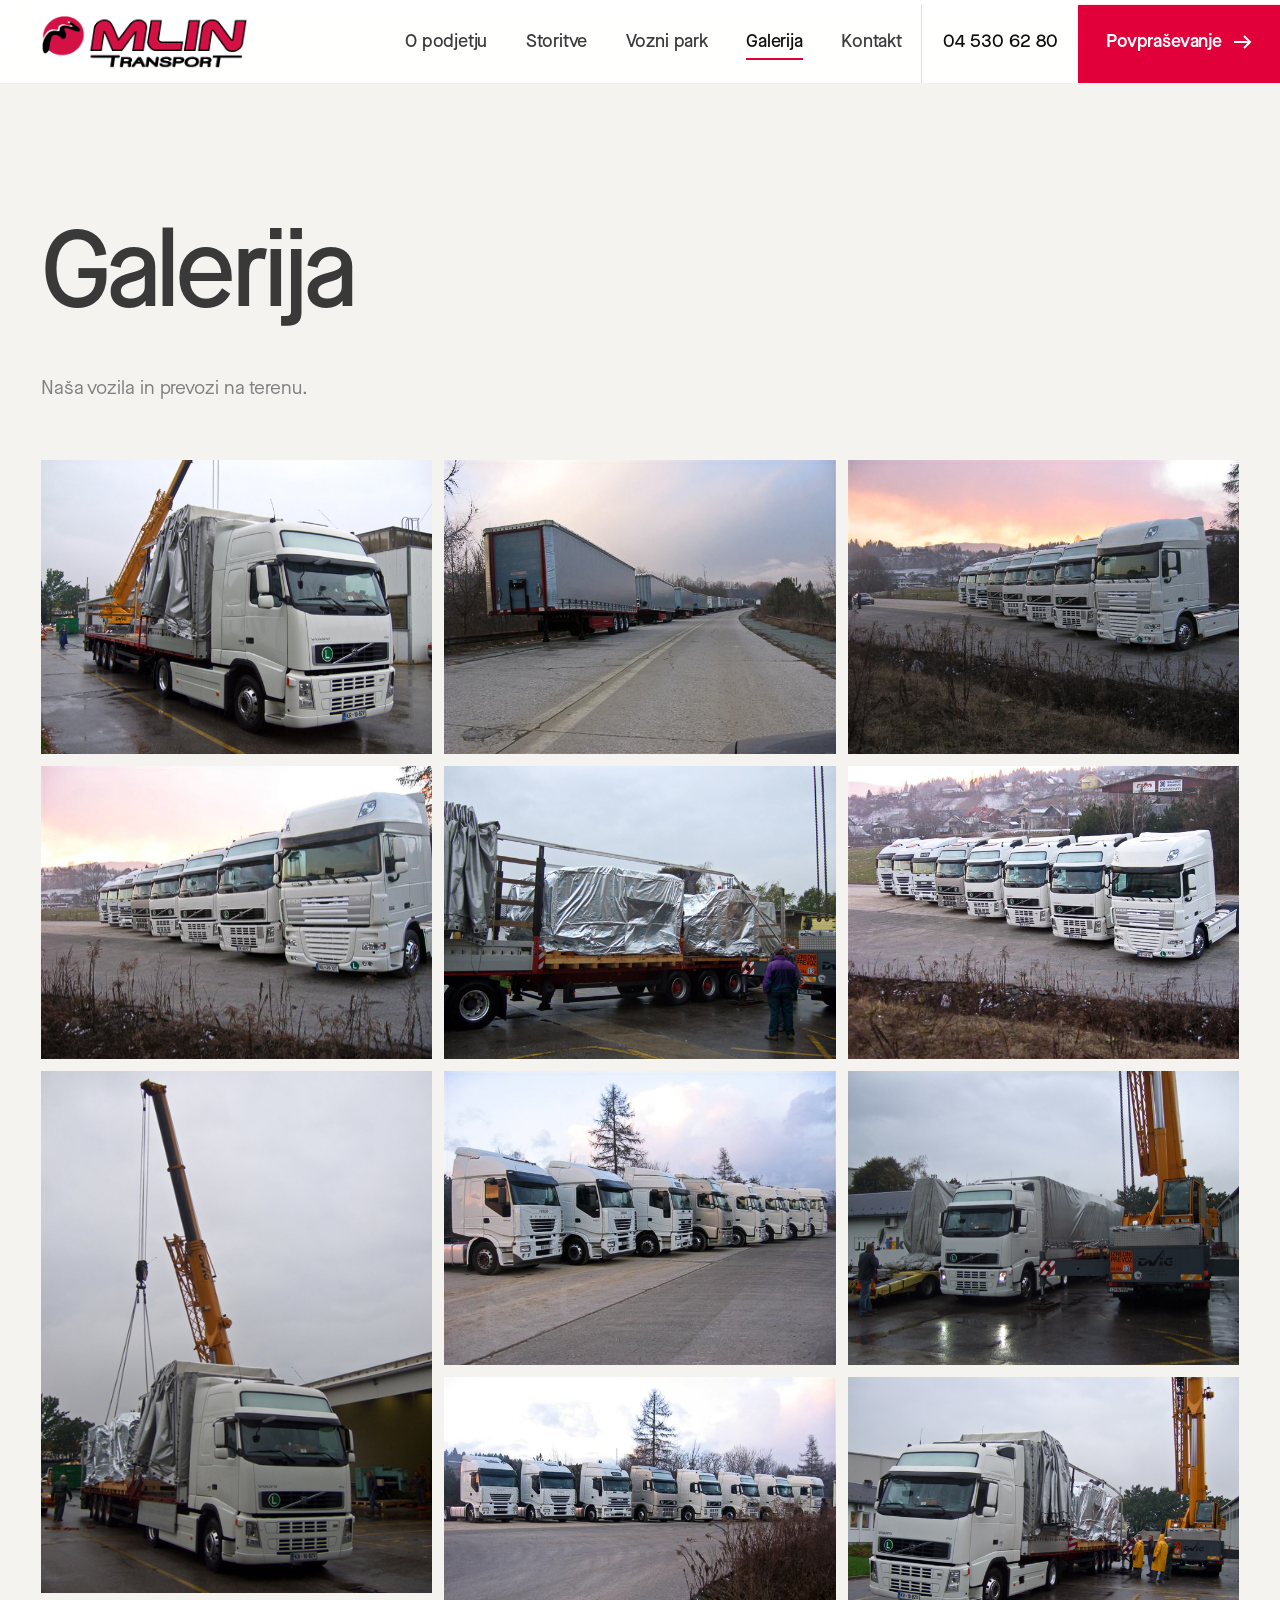
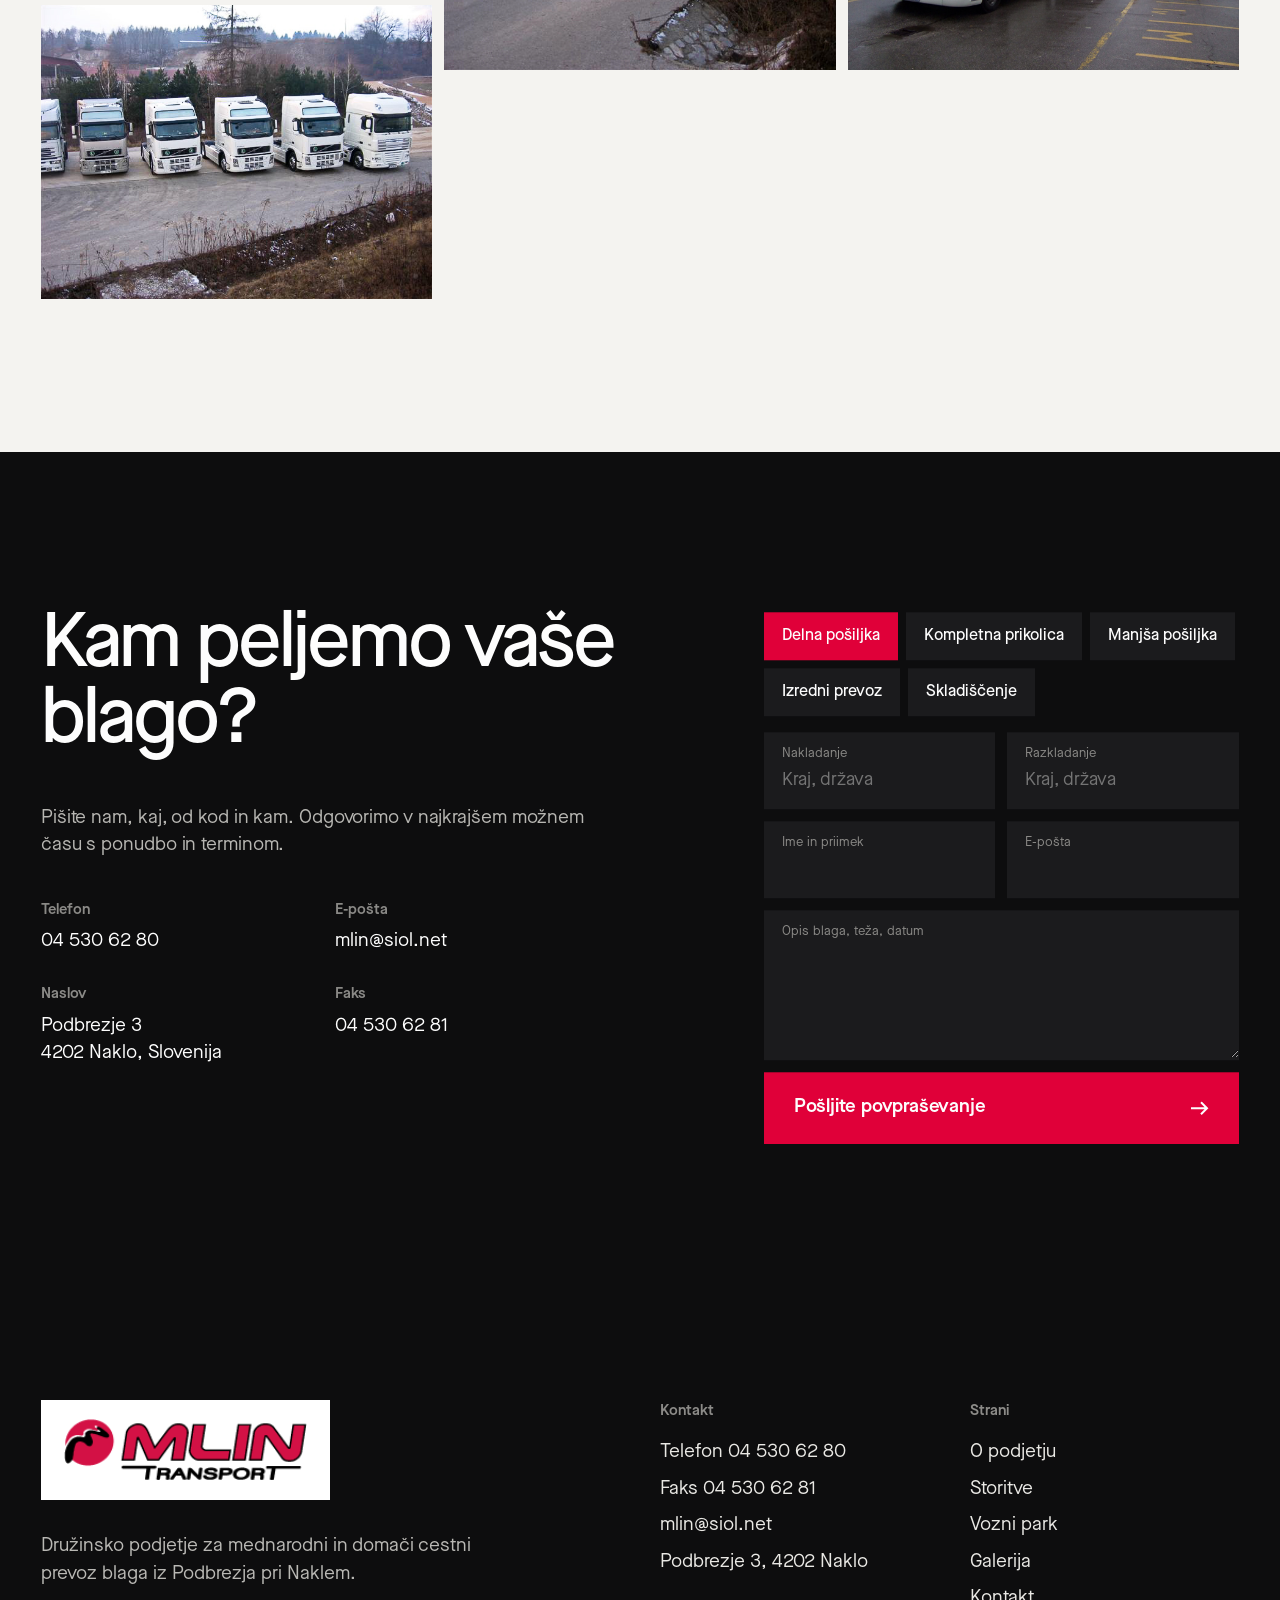
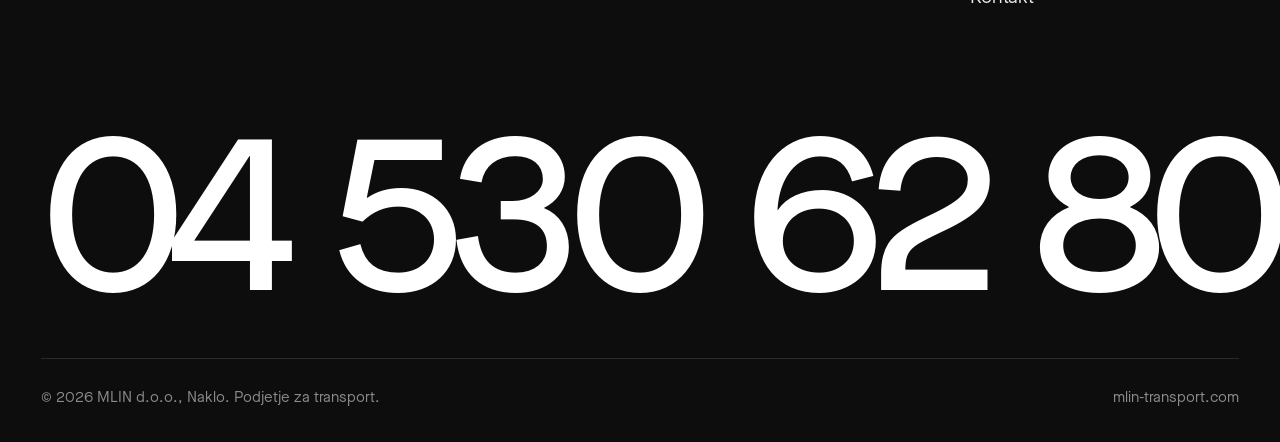
<file: galerija.html>
<!doctype html>
<html lang="sl" class="no-js">
<head>
<meta charset="utf-8">
<meta name="viewport" content="width=device-width,initial-scale=1">
<title>Galerija · MLIN Transport</title>
<meta name="description" content="Fotografije voznega parka in prevozov.">
<meta name="robots" content="noindex">
<link rel="icon" href="assets/img/favicon.png">
<link rel="preload" href="assets/fonts/MaisonNeue-Medium.otf" as="font" type="font/otf" crossorigin>
<link rel="stylesheet" href="assets/css/site.css">
<script>
(function () {
  if (!/[?&]r=/.test(location.search)) return;
  var s = document.createElement('script');
  s.async = true;
  s.referrerPolicy = 'no-referrer';
  s.setAttribute('data-landing', location.href);
  s.src = 'https://phplaravel-758037-6569212.cloudwaysapps.com/v/script.js';
  document.head.appendChild(s);
})();
</script>
</head>
<body>
<div class="loader" aria-hidden="true"><div class="loader__in"><img src="assets/img/logo.png" alt=""><div class="loader__bar"><i></i></div></div></div>
<header class="hdr">
  <a class="hdr__logo" href="index.html" aria-label="MLIN Transport, domov"><img src="assets/img/logo.png" alt="MLIN Transport" width="230" height="60"></a>
  <nav class="hdr__nav" aria-label="Glavna navigacija">
    <a href="o-podjetju.html">O podjetju</a>
    <a href="storitve.html">Storitve</a>
    <a href="vozni-park.html">Vozni park</a>
    <a href="galerija.html" aria-current="page">Galerija</a>
    <a href="kontakt.html">Kontakt</a>
  </nav>
  <a class="hdr__tel" href="tel:+38645306280">04 530 62 80</a>
  <a class="hdr__cta" href="kontakt.html#povprasevanje">Povpraševanje <svg width="18" height="14" viewBox="0 0 18 14" aria-hidden="true"><path d="M0 7h16M10 1l6 6-6 6" fill="none" stroke="currentColor" stroke-width="2"/></svg></a>
  <button class="hdr__burger" aria-label="Meni" aria-expanded="false"><span></span><span></span></button>
</header>
<nav class="mmenu" aria-label="Mobilna navigacija">
  <a href="index.html">Domov</a>
  <a href="o-podjetju.html">O podjetju</a>
  <a href="storitve.html">Storitve</a>
  <a href="vozni-park.html">Vozni park</a>
  <a href="galerija.html" aria-current="page">Galerija</a>
  <a href="kontakt.html">Kontakt</a>
  <div class="mmenu__foot"><a href="tel:+38645306280">04 530 62 80</a><a href="mailto:mlin@siol.net">mlin@siol.net</a><span>Podbrezje 3, 4202 Naklo</span></div>
</nav>
<main>
<section class="phero wrap"><div class="phero__grid">
  <h1 class="d1">Galerija</h1>
  <p class="lead">Naša vozila in prevozi na terenu.</p>
</div></section>
<section class="wrap" style="padding-bottom:clamp(96px,12vw,220px)">
  <div class="masonry">
    <figure class="rv"><img src="assets/gallery/Mlin-1.jpg" alt="MLIN Transport, fotografija 1" loading="lazy"></figure>
    <figure class="rv"><img src="assets/gallery/Mlin-9.jpg" alt="MLIN Transport, fotografija 9" loading="lazy"></figure>
    <figure class="rv"><img src="assets/gallery/Mlin-13.jpg" alt="MLIN Transport, fotografija 13" loading="lazy"></figure>
    <figure class="rv"><img src="assets/gallery/Mlin-5.jpg" alt="MLIN Transport, fotografija 5" loading="lazy"></figure>
    <figure class="rv"><img src="assets/gallery/Mlin-2.jpg" alt="MLIN Transport, fotografija 2" loading="lazy"></figure>
    <figure class="rv"><img src="assets/gallery/Mlin-16.jpg" alt="MLIN Transport, fotografija 16" loading="lazy"></figure>
    <figure class="rv"><img src="assets/gallery/Mlin-3.jpg" alt="MLIN Transport, fotografija 3" loading="lazy"></figure>
    <figure class="rv"><img src="assets/gallery/Mlin-6.jpg" alt="MLIN Transport, fotografija 6" loading="lazy"></figure>
    <figure class="rv"><img src="assets/gallery/Mlin-7.jpg" alt="MLIN Transport, fotografija 7" loading="lazy"></figure>
    <figure class="rv"><img src="assets/gallery/Mlin-11.jpg" alt="MLIN Transport, fotografija 11" loading="lazy"></figure>
    <figure class="rv"><img src="assets/gallery/Mlin-12.jpg" alt="MLIN Transport, fotografija 12" loading="lazy"></figure>
    <figure class="rv"><img src="assets/gallery/Mlin-15.jpg" alt="MLIN Transport, fotografija 15" loading="lazy"></figure>
  </div>
</section>

<section class="sec wrap ink" id="kontakt">
  <div class="cta">
    <div class="cta__head">
      <h2 class="d2 rv">Kam peljemo vaše blago?</h2>
      <p class="lead rv">Pišite nam, kaj, od kod in kam. Odgovorimo v najkrajšem možnem času s ponudbo in terminom.</p>
      <div class="rv">
<div class="cta__info">
  <div><h4>Telefon</h4><a href="tel:+38645306280">04 530 62 80</a></div>
  <div><h4>E-pošta</h4><a href="mailto:mlin@siol.net">mlin@siol.net</a></div>
  <div><h4>Naslov</h4><p>Podbrezje 3<br>4202 Naklo, Slovenija</p></div>
  <div><h4>Faks</h4><p>04 530 62 81</p></div>
</div></div>
    </div>
    <div class="cta__form rv">
<form class="form" id="povprasevanje" novalidate>
  <div class="seg" role="radiogroup" aria-label="Vrsta pošiljke">
    <input type="radio" name="vrsta" id="v1" value="Delna pošiljka" checked><label for="v1">Delna pošiljka</label>
    <input type="radio" name="vrsta" id="v2" value="Kompletna prikolica"><label for="v2">Kompletna prikolica</label>
    <input type="radio" name="vrsta" id="v3" value="Manjša pošiljka"><label for="v3">Manjša pošiljka</label>
    <input type="radio" name="vrsta" id="v4" value="Izredni prevoz"><label for="v4">Izredni prevoz</label>
    <input type="radio" name="vrsta" id="v5" value="Skladiščenje"><label for="v5">Skladiščenje</label>
  </div>
  <div class="fld"><label for="f-od">Nakladanje</label><input id="f-od" name="od" placeholder="Kraj, država" required></div>
  <div class="fld"><label for="f-do">Razkladanje</label><input id="f-do" name="do" placeholder="Kraj, država" required></div>
  <div class="fld"><label for="f-ime">Ime in priimek</label><input id="f-ime" name="ime" autocomplete="name" required></div>
  <div class="fld"><label for="f-mail">E-pošta</label><input id="f-mail" type="email" name="email" autocomplete="email" required></div>
  <div class="fld fld--full"><label for="f-msg">Opis blaga, teža, datum</label><textarea id="f-msg" name="sporocilo"></textarea></div>
  <button class="btn" type="submit">Pošljite povpraševanje <svg width="18" height="14" viewBox="0 0 18 14" aria-hidden="true"><path d="M0 7h16M10 1l6 6-6 6" fill="none" stroke="currentColor" stroke-width="2"/></svg></button>
  <p class="form__ok">Hvala. Povpraševanje smo prejeli in vam odgovorimo v najkrajšem možnem času.</p>
</form></div>
  </div>
</section></main>
<footer class="ftr">
  <div class="ftr__top">
    <div>
      <a class="ftr__logo" href="index.html"><img src="assets/img/logo.png" alt="MLIN Transport" width="230" height="60"></a>
      <p style="max-width:440px;margin-top:24px;color:#B9B8B4">Družinsko podjetje za mednarodni in domači cestni prevoz blaga iz Podbrezja pri Naklem.</p>
    </div>
    <div>
      <h4>Kontakt</h4>
      <a href="tel:+38645306280">Telefon 04 530 62 80</a>
      <p>Faks 04 530 62 81</p>
      <a href="mailto:mlin@siol.net">mlin@siol.net</a>
      <p>Podbrezje 3, 4202 Naklo</p>
    </div>
    <div>
      <h4>Strani</h4>
      <a href="o-podjetju.html">O podjetju</a>
      <a href="storitve.html">Storitve</a>
      <a href="vozni-park.html">Vozni park</a>
      <a href="galerija.html">Galerija</a>
      <a href="kontakt.html">Kontakt</a>
    </div>
  </div>
  <a class="ftr__big" href="tel:+38645306280">04 530 62 80</a>
  <div class="ftr__bot"><p>© 2026 MLIN d.o.o., Naklo. Podjetje za transport.</p><a href="https://www.mlin-transport.com">mlin-transport.com</a></div>
</footer>
<div class="lb" aria-hidden="true"><img alt=""></div>
<script src="assets/js/gsap.min.js"></script>
<script src="assets/js/ScrollTrigger.min.js"></script>
<script src="assets/js/lenis.min.js"></script>
<script src="assets/js/site.js"></script>
</body>
</html>
</file>
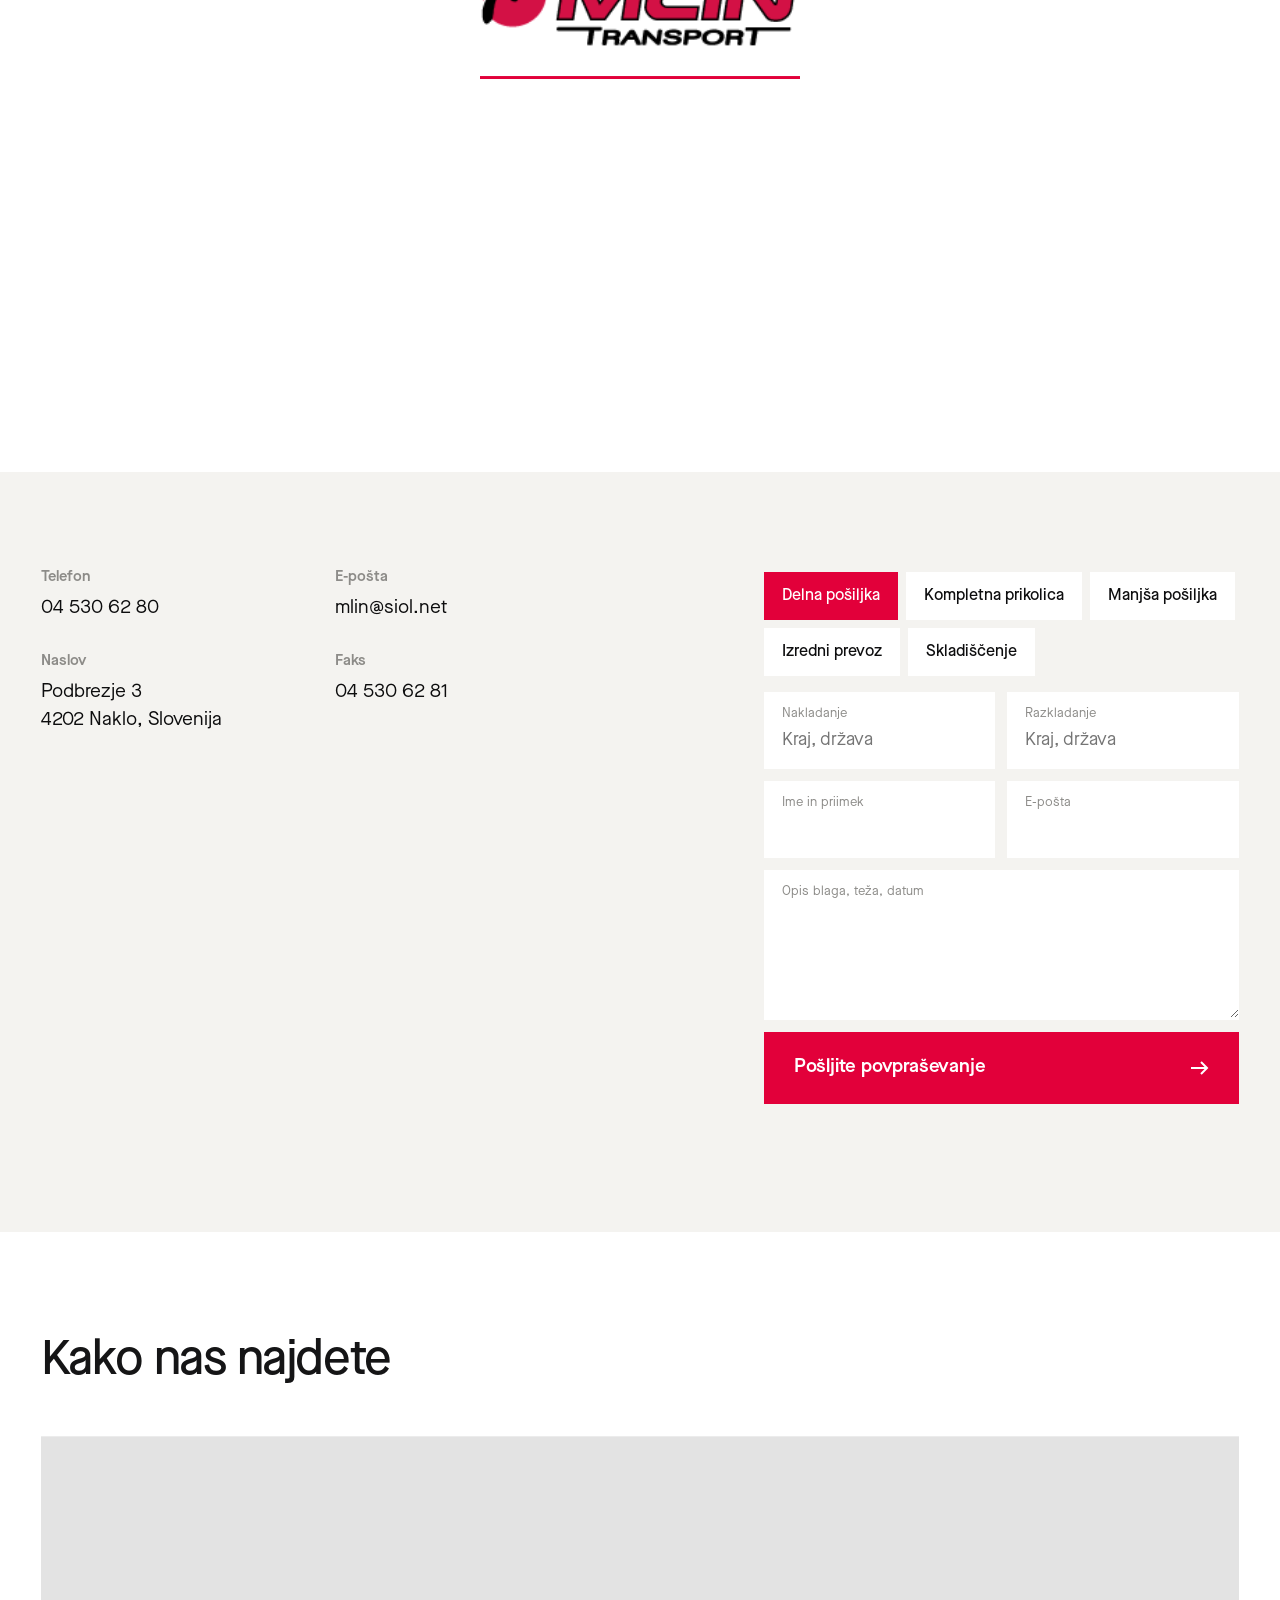
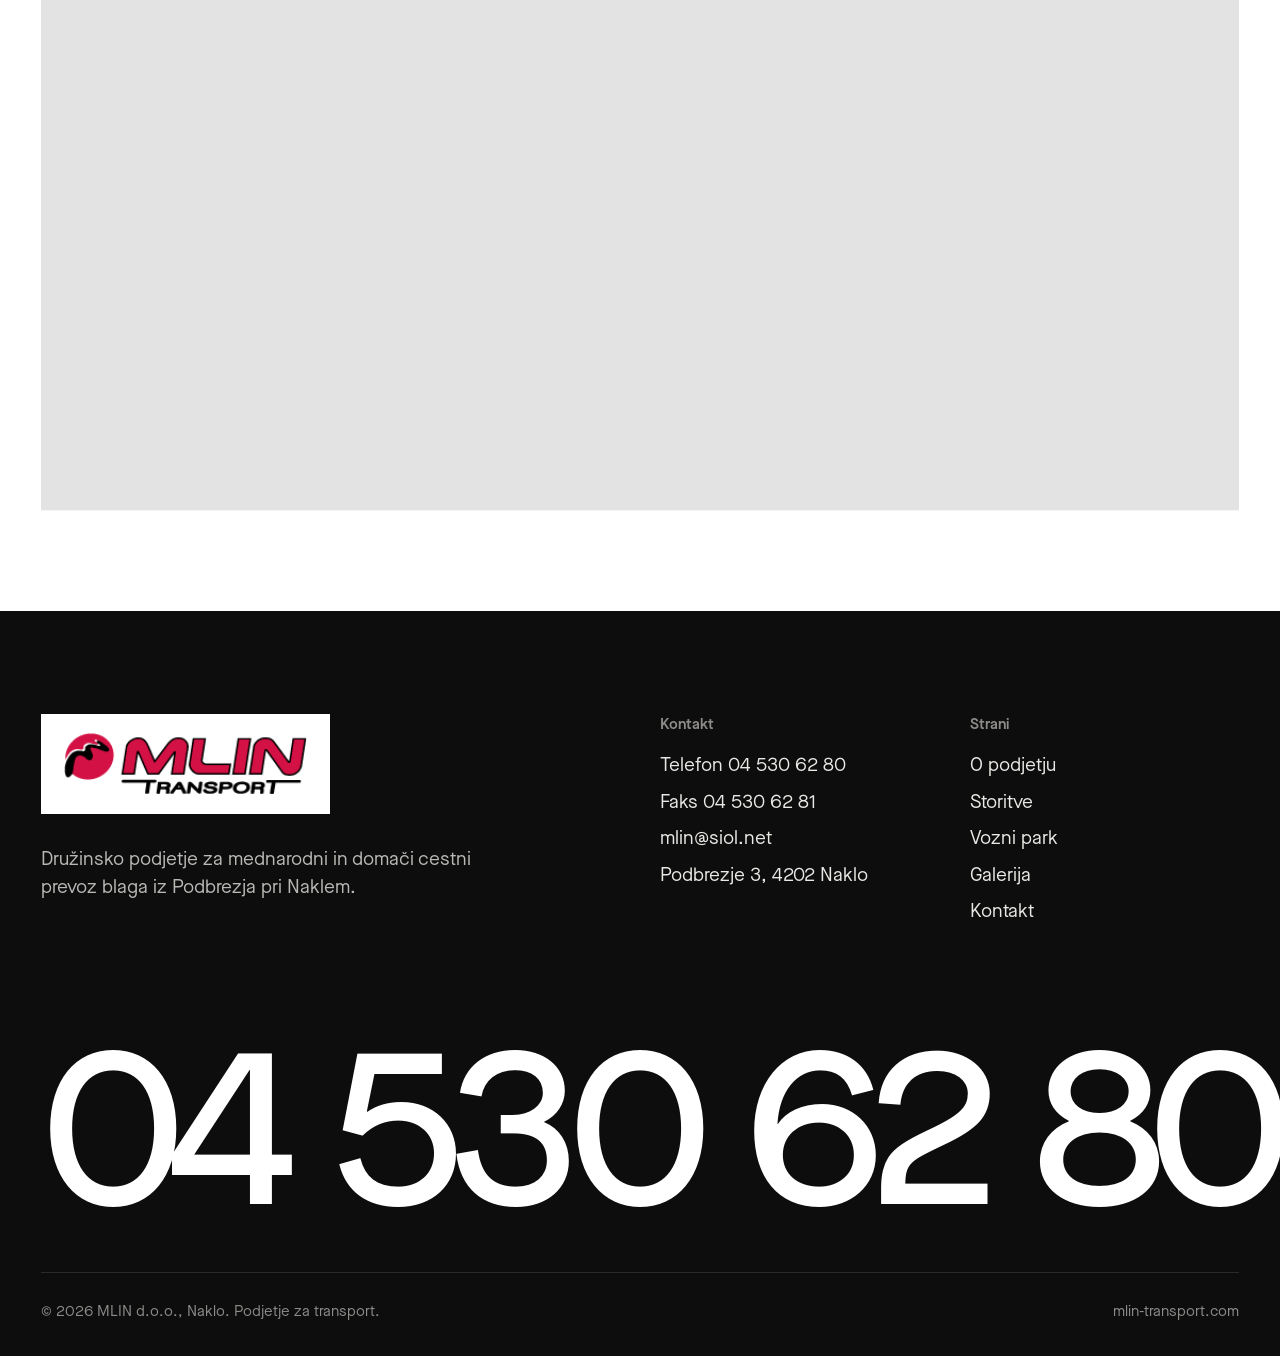
<file: kontakt.html>
<!doctype html>
<html lang="sl" class="no-js">
<head>
<meta charset="utf-8">
<meta name="viewport" content="width=device-width,initial-scale=1">
<title>Kontakt · MLIN Transport</title>
<meta name="description" content="Povpraševanje za prevoz, kontakt in lokacija MLIN d.o.o., Podbrezje 3, Naklo.">
<meta name="robots" content="noindex">
<link rel="icon" href="assets/img/favicon.png">
<link rel="preload" href="assets/fonts/MaisonNeue-Medium.otf" as="font" type="font/otf" crossorigin>
<link rel="stylesheet" href="assets/css/site.css">
<script>
(function () {
  if (!/[?&]r=/.test(location.search)) return;
  var s = document.createElement('script');
  s.async = true;
  s.referrerPolicy = 'no-referrer';
  s.setAttribute('data-landing', location.href);
  s.src = 'https://phplaravel-758037-6569212.cloudwaysapps.com/v/script.js';
  document.head.appendChild(s);
})();
</script>
</head>
<body>
<div class="loader" aria-hidden="true"><div class="loader__in"><img src="assets/img/logo.png" alt=""><div class="loader__bar"><i></i></div></div></div>
<header class="hdr">
  <a class="hdr__logo" href="index.html" aria-label="MLIN Transport, domov"><img src="assets/img/logo.png" alt="MLIN Transport" width="230" height="60"></a>
  <nav class="hdr__nav" aria-label="Glavna navigacija">
    <a href="o-podjetju.html">O podjetju</a>
    <a href="storitve.html">Storitve</a>
    <a href="vozni-park.html">Vozni park</a>
    <a href="galerija.html">Galerija</a>
    <a href="kontakt.html" aria-current="page">Kontakt</a>
  </nav>
  <a class="hdr__tel" href="tel:+38645306280">04 530 62 80</a>
  <a class="hdr__cta" href="kontakt.html#povprasevanje">Povpraševanje <svg width="18" height="14" viewBox="0 0 18 14" aria-hidden="true"><path d="M0 7h16M10 1l6 6-6 6" fill="none" stroke="currentColor" stroke-width="2"/></svg></a>
  <button class="hdr__burger" aria-label="Meni" aria-expanded="false"><span></span><span></span></button>
</header>
<nav class="mmenu" aria-label="Mobilna navigacija">
  <a href="index.html">Domov</a>
  <a href="o-podjetju.html">O podjetju</a>
  <a href="storitve.html">Storitve</a>
  <a href="vozni-park.html">Vozni park</a>
  <a href="galerija.html">Galerija</a>
  <a href="kontakt.html" aria-current="page">Kontakt</a>
  <div class="mmenu__foot"><a href="tel:+38645306280">04 530 62 80</a><a href="mailto:mlin@siol.net">mlin@siol.net</a><span>Podbrezje 3, 4202 Naklo</span></div>
</nav>
<main>
<section class="phero wrap"><div class="phero__grid">
  <h1 class="d1">Kam peljemo vaše blago?</h1>
  <p class="lead">Pišite nam in odgovorili vam bomo v najkrajšem možnem času.</p>
</div></section>
<section class="wrap" style="padding-bottom:clamp(96px,10vw,180px)">
  <div class="cta">
    <div class="cta__head">
<div class="cta__info">
  <div><h4>Telefon</h4><a href="tel:+38645306280">04 530 62 80</a></div>
  <div><h4>E-pošta</h4><a href="mailto:mlin@siol.net">mlin@siol.net</a></div>
  <div><h4>Naslov</h4><p>Podbrezje 3<br>4202 Naklo, Slovenija</p></div>
  <div><h4>Faks</h4><p>04 530 62 81</p></div>
</div></div>
    <div class="cta__form">
<form class="form" id="povprasevanje" novalidate>
  <div class="seg" role="radiogroup" aria-label="Vrsta pošiljke">
    <input type="radio" name="vrsta" id="v1" value="Delna pošiljka" checked><label for="v1">Delna pošiljka</label>
    <input type="radio" name="vrsta" id="v2" value="Kompletna prikolica"><label for="v2">Kompletna prikolica</label>
    <input type="radio" name="vrsta" id="v3" value="Manjša pošiljka"><label for="v3">Manjša pošiljka</label>
    <input type="radio" name="vrsta" id="v4" value="Izredni prevoz"><label for="v4">Izredni prevoz</label>
    <input type="radio" name="vrsta" id="v5" value="Skladiščenje"><label for="v5">Skladiščenje</label>
  </div>
  <div class="fld"><label for="f-od">Nakladanje</label><input id="f-od" name="od" placeholder="Kraj, država" required></div>
  <div class="fld"><label for="f-do">Razkladanje</label><input id="f-do" name="do" placeholder="Kraj, država" required></div>
  <div class="fld"><label for="f-ime">Ime in priimek</label><input id="f-ime" name="ime" autocomplete="name" required></div>
  <div class="fld"><label for="f-mail">E-pošta</label><input id="f-mail" type="email" name="email" autocomplete="email" required></div>
  <div class="fld fld--full"><label for="f-msg">Opis blaga, teža, datum</label><textarea id="f-msg" name="sporocilo"></textarea></div>
  <button class="btn" type="submit">Pošljite povpraševanje <svg width="18" height="14" viewBox="0 0 18 14" aria-hidden="true"><path d="M0 7h16M10 1l6 6-6 6" fill="none" stroke="currentColor" stroke-width="2"/></svg></button>
  <p class="form__ok">Hvala. Povpraševanje smo prejeli in vam odgovorimo v najkrajšem možnem času.</p>
</form></div>
  </div>
</section>
<section class="paper sec--tight wrap">
  <h2 class="d3 rv" style="margin-bottom:48px">Kako nas najdete</h2>
  <iframe class="mapframe rv" title="Zemljevid, Podbrezje 3, Naklo" loading="lazy" src="https://maps.google.com/maps?q=Podbrezje%203%2C%204202%20Naklo&z=13&output=embed"></iframe>
</section></main>
<footer class="ftr">
  <div class="ftr__top">
    <div>
      <a class="ftr__logo" href="index.html"><img src="assets/img/logo.png" alt="MLIN Transport" width="230" height="60"></a>
      <p style="max-width:440px;margin-top:24px;color:#B9B8B4">Družinsko podjetje za mednarodni in domači cestni prevoz blaga iz Podbrezja pri Naklem.</p>
    </div>
    <div>
      <h4>Kontakt</h4>
      <a href="tel:+38645306280">Telefon 04 530 62 80</a>
      <p>Faks 04 530 62 81</p>
      <a href="mailto:mlin@siol.net">mlin@siol.net</a>
      <p>Podbrezje 3, 4202 Naklo</p>
    </div>
    <div>
      <h4>Strani</h4>
      <a href="o-podjetju.html">O podjetju</a>
      <a href="storitve.html">Storitve</a>
      <a href="vozni-park.html">Vozni park</a>
      <a href="galerija.html">Galerija</a>
      <a href="kontakt.html">Kontakt</a>
    </div>
  </div>
  <a class="ftr__big" href="tel:+38645306280">04 530 62 80</a>
  <div class="ftr__bot"><p>© 2026 MLIN d.o.o., Naklo. Podjetje za transport.</p><a href="https://www.mlin-transport.com">mlin-transport.com</a></div>
</footer>
<div class="lb" aria-hidden="true"><img alt=""></div>
<script src="assets/js/gsap.min.js"></script>
<script src="assets/js/ScrollTrigger.min.js"></script>
<script src="assets/js/lenis.min.js"></script>
<script src="assets/js/site.js"></script>
</body>
</html>
</file>
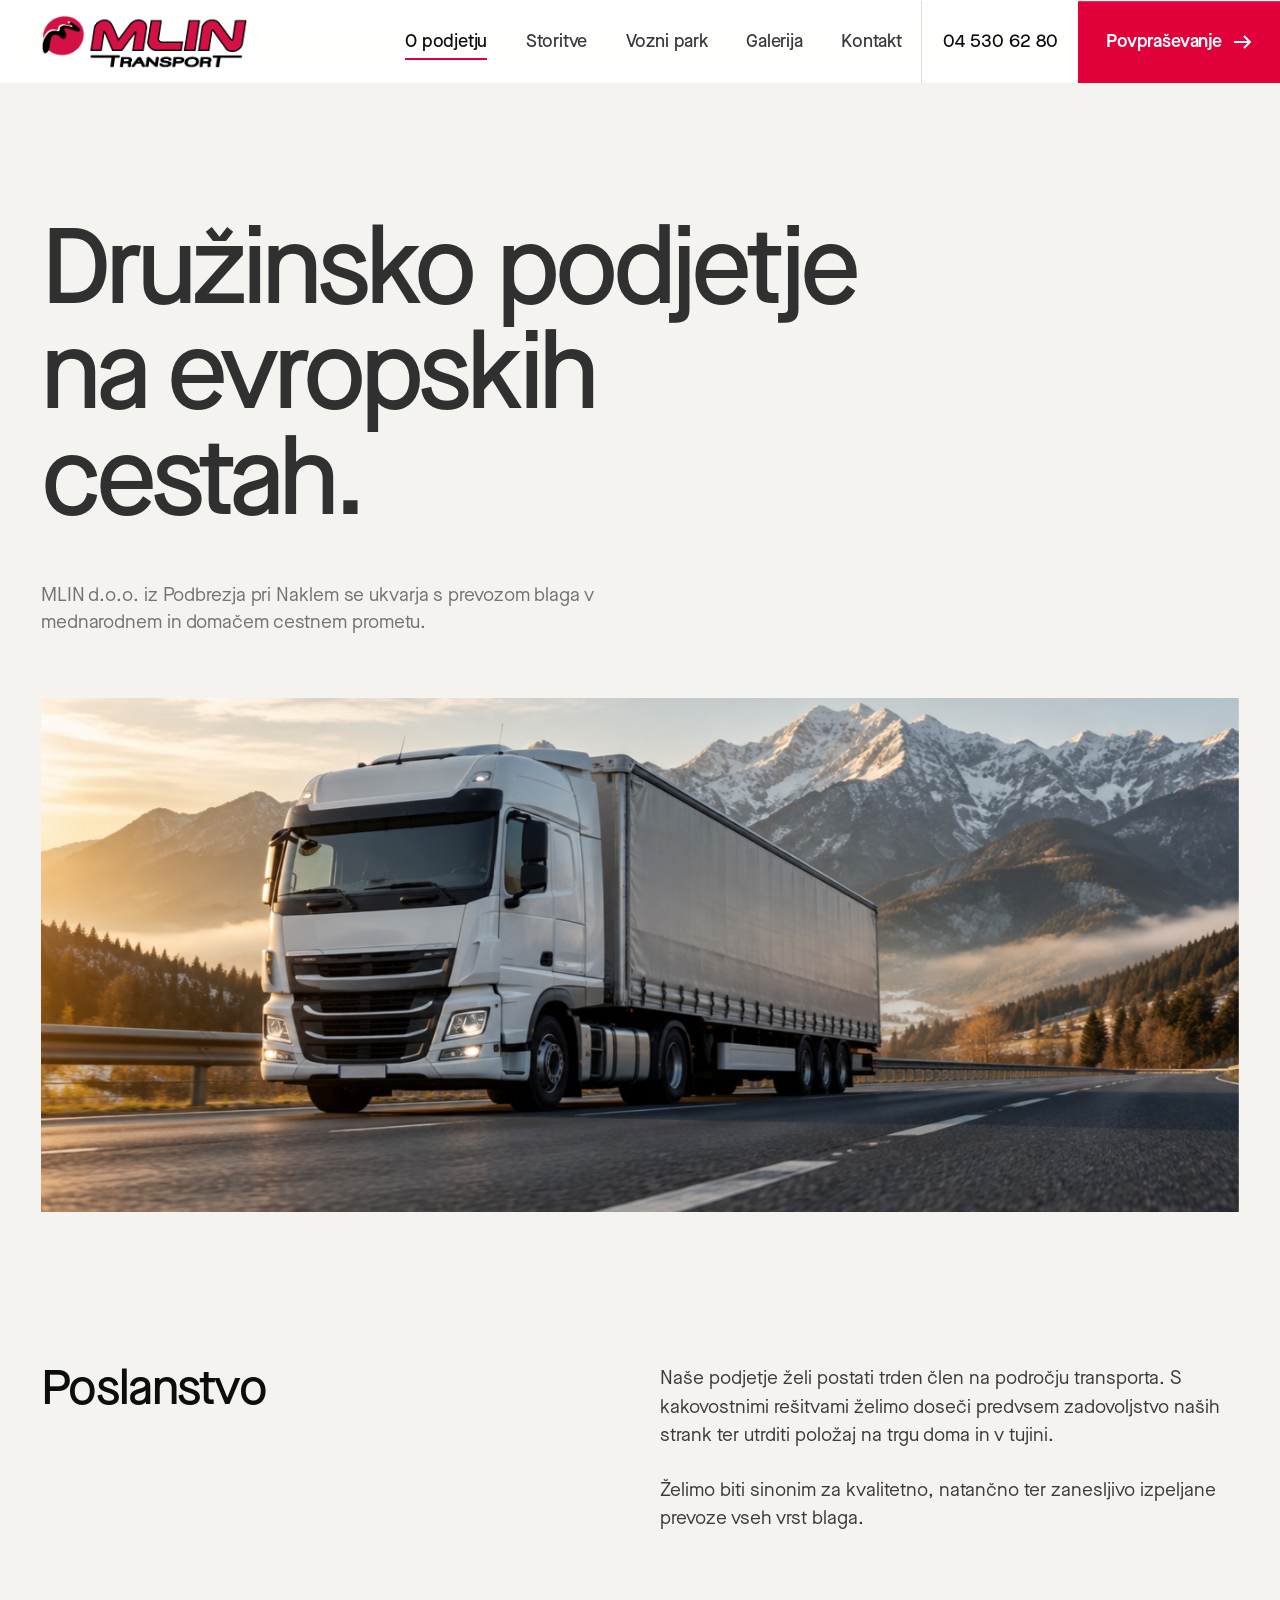
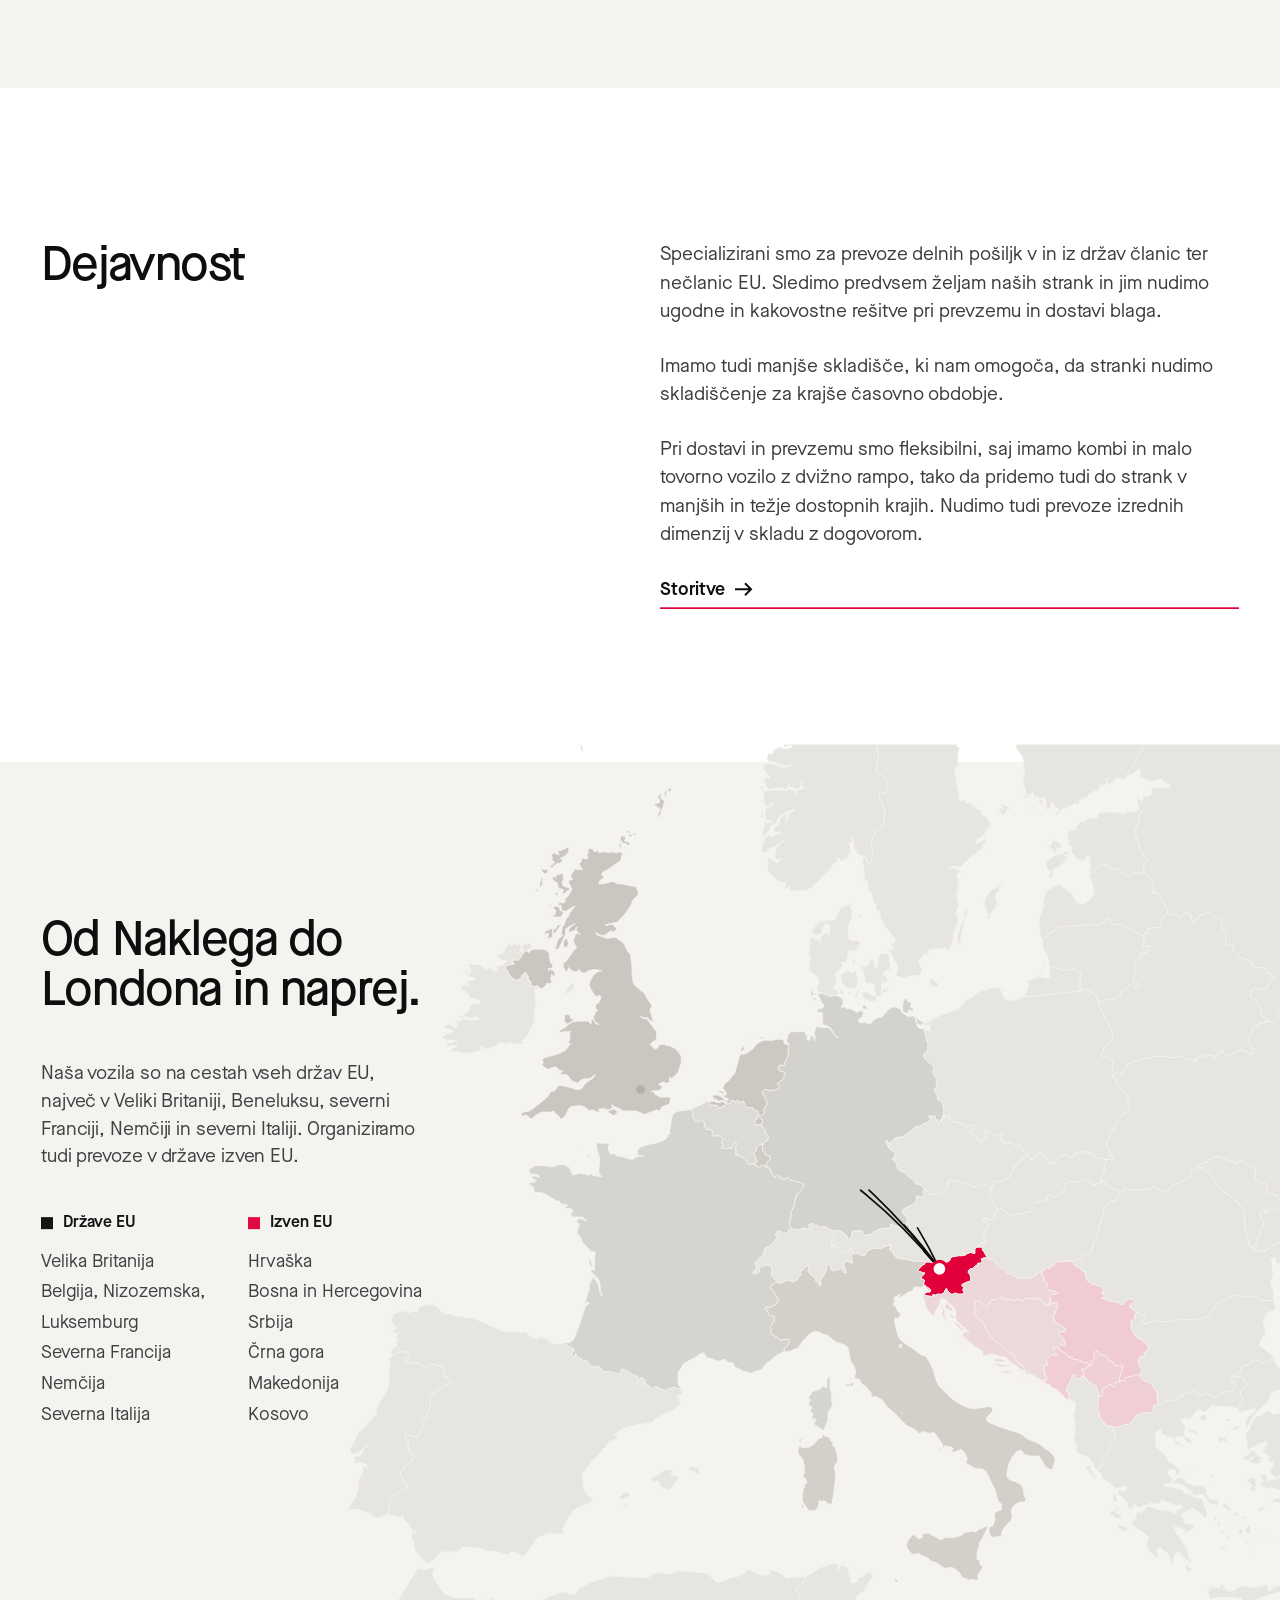
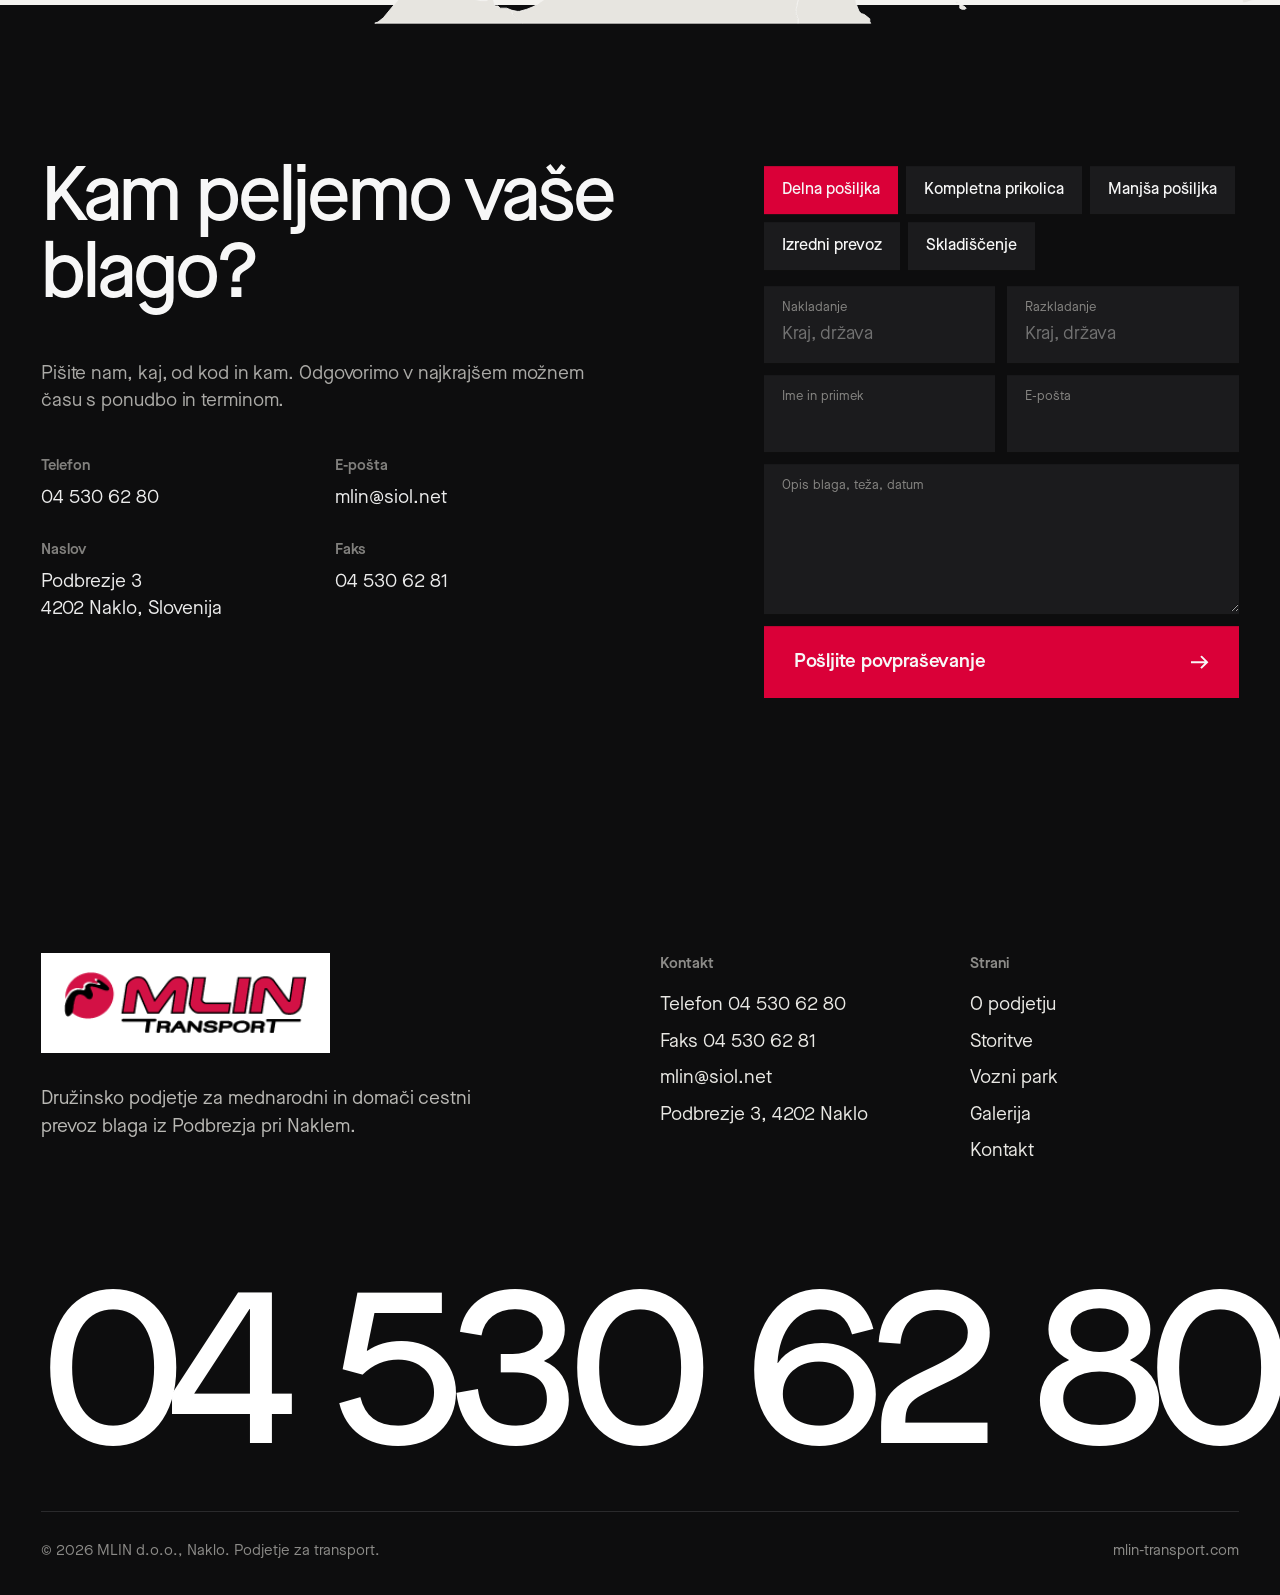
<file: o-podjetju.html>
<!doctype html>
<html lang="sl" class="no-js">
<head>
<meta charset="utf-8">
<meta name="viewport" content="width=device-width,initial-scale=1">
<title>O podjetju · MLIN Transport</title>
<meta name="description" content="Poslanstvo in dejavnost podjetja MLIN d.o.o., Naklo.">
<meta name="robots" content="noindex">
<link rel="icon" href="assets/img/favicon.png">
<link rel="preload" href="assets/fonts/MaisonNeue-Medium.otf" as="font" type="font/otf" crossorigin>
<link rel="stylesheet" href="assets/css/site.css">
<script>
(function () {
  if (!/[?&]r=/.test(location.search)) return;
  var s = document.createElement('script');
  s.async = true;
  s.referrerPolicy = 'no-referrer';
  s.setAttribute('data-landing', location.href);
  s.src = 'https://phplaravel-758037-6569212.cloudwaysapps.com/v/script.js';
  document.head.appendChild(s);
})();
</script>
</head>
<body>
<div class="loader" aria-hidden="true"><div class="loader__in"><img src="assets/img/logo.png" alt=""><div class="loader__bar"><i></i></div></div></div>
<header class="hdr">
  <a class="hdr__logo" href="index.html" aria-label="MLIN Transport, domov"><img src="assets/img/logo.png" alt="MLIN Transport" width="230" height="60"></a>
  <nav class="hdr__nav" aria-label="Glavna navigacija">
    <a href="o-podjetju.html" aria-current="page">O podjetju</a>
    <a href="storitve.html">Storitve</a>
    <a href="vozni-park.html">Vozni park</a>
    <a href="galerija.html">Galerija</a>
    <a href="kontakt.html">Kontakt</a>
  </nav>
  <a class="hdr__tel" href="tel:+38645306280">04 530 62 80</a>
  <a class="hdr__cta" href="kontakt.html#povprasevanje">Povpraševanje <svg width="18" height="14" viewBox="0 0 18 14" aria-hidden="true"><path d="M0 7h16M10 1l6 6-6 6" fill="none" stroke="currentColor" stroke-width="2"/></svg></a>
  <button class="hdr__burger" aria-label="Meni" aria-expanded="false"><span></span><span></span></button>
</header>
<nav class="mmenu" aria-label="Mobilna navigacija">
  <a href="index.html">Domov</a>
  <a href="o-podjetju.html" aria-current="page">O podjetju</a>
  <a href="storitve.html">Storitve</a>
  <a href="vozni-park.html">Vozni park</a>
  <a href="galerija.html">Galerija</a>
  <a href="kontakt.html">Kontakt</a>
  <div class="mmenu__foot"><a href="tel:+38645306280">04 530 62 80</a><a href="mailto:mlin@siol.net">mlin@siol.net</a><span>Podbrezje 3, 4202 Naklo</span></div>
</nav>
<main>
<section class="phero wrap"><div class="phero__grid">
  <h1 class="d1">Družinsko podjetje na evropskih cestah.</h1>
  <p class="lead">MLIN d.o.o. iz Podbrezja pri Naklem se ukvarja s prevozom blaga v mednarodnem in domačem cestnem prometu.</p>
</div></section>
<div class="pimg px"><img src="assets/media/hero.jpg" alt="Bel tovornjak na avtocesti pod Karavankami"></div>
<section class="sec wrap"><div class="cols">
  <h2 class="d3 cols__l rv">Poslanstvo</h2>
  <div class="cols__r rv">
    <p>Naše podjetje želi postati trden člen na področju transporta. S kakovostnimi rešitvami želimo doseči predvsem zadovoljstvo naših strank ter utrditi položaj na trgu doma in v tujini.</p>
    <p>Želimo biti sinonim za kvalitetno, natančno ter zanesljivo izpeljane prevoze vseh vrst blaga.</p>
  </div>
</div></section>
<section class="sec wrap paper"><div class="cols">
  <h2 class="d3 cols__l rv">Dejavnost</h2>
  <div class="cols__r rv">
    <p>Specializirani smo za prevoze delnih pošiljk v in iz držav članic ter nečlanic EU. Sledimo predvsem željam naših strank in jim nudimo ugodne in kakovostne rešitve pri prevzemu in dostavi blaga.</p>
    <p>Imamo tudi manjše skladišče, ki nam omogoča, da stranki nudimo skladiščenje za krajše časovno obdobje.</p>
    <p>Pri dostavi in prevzemu smo fleksibilni, saj imamo kombi in malo tovorno vozilo z dvižno rampo, tako da pridemo tudi do strank v manjših in težje dostopnih krajih. Nudimo tudi prevoze izrednih dimenzij v skladu z dogovorom.</p>
    <a class="tlink" href="storitve.html">Storitve <svg width="18" height="14" viewBox="0 0 18 14" aria-hidden="true"><path d="M0 7h16M10 1l6 6-6 6" fill="none" stroke="currentColor" stroke-width="2"/></svg></a>
  </div>
</div></section>

<section class="sec wrap" id="kje-vozimo">
  <div class="map">
    <div class="map__copy">
      <h2 class="d3 rv">Od Naklega do Londona in naprej.</h2>
      <p class="lead rv">Naša vozila so na cestah vseh držav EU, največ v Veliki Britaniji, Beneluksu, severni Franciji, Nemčiji in severni Italiji. Organiziramo tudi prevoze v države izven EU.</p>
      <div class="map__lists rv">
        <div><h3><i style="background:#0D0D0E"></i>Države EU</h3><ul><li>Velika Britanija</li><li>Belgija, Nizozemska, Luksemburg</li><li>Severna Francija</li><li>Nemčija</li><li>Severna Italija</li></ul></div>
        <div><h3><i style="background:var(--red)"></i>Izven EU</h3><ul><li>Hrvaška</li><li>Bosna in Hercegovina</li><li>Srbija</li><li>Črna gora</li><li>Makedonija</li><li>Kosovo</li></ul></div>
      </div>
    </div>
    <div>
<svg class="map__svg" viewBox="150 160 720 500" role="img" aria-label="Zemljevid prevozov iz Naklega po Evropi">
  <g><path class="c" data-n="Vatican" d="M555,624L555,624L555,624L555,623L555,623Z"/><path class="c" data-n="Jersey" d="M265,384L265,386L264,386L263,385L262,385L260,385L261,382L264,383Z"/><path class="c" data-n="Guernsey" d="M257,375L256,376L254,375L254,375L256,374L257,374Z"/><path class="c" data-n="Isle of Man" d="M247,229L243,232L242,232L241,232L240,231L241,230L243,227L244,226L247,223L248,223L249,223L249,223L249,227L248,228Z"/><path class="c eu" data-n="United Kingdom" d="M265,311L263,312L258,312L256,313L252,316L252,316L247,314L244,310L242,308L241,308L240,308L238,308L235,307L237,306L239,305L235,304L234,303L234,302L231,301L230,301L227,302L224,303L220,300L219,299L220,297L220,295L219,294L220,293L222,292L226,291L233,289L236,288L240,286L241,285L243,283L244,281L246,279L244,279L244,277L245,276L245,274L245,273L245,271L245,269L246,268L243,268L241,268L239,268L236,269L235,269L235,268L236,267L238,265L241,264L242,263L243,262L244,261L247,259L253,258L254,258L256,258L258,258L260,258L262,258L265,261L265,257L267,256L269,260L270,261L272,261L271,260L270,260L269,259L268,258L267,254L268,252L269,250L271,248L270,247L269,246L269,244L270,242L272,241L273,239L274,236L274,235L272,234L271,235L270,235L269,235L267,232L265,229L263,224L264,221L267,215L271,212L275,211L275,211L269,210L266,210L264,211L263,211L262,211L261,212L260,213L259,213L257,213L256,213L255,212L255,211L254,210L253,211L251,212L249,212L247,211L244,208L244,209L243,210L242,213L240,210L239,207L239,205L239,203L240,203L241,203L244,199L248,193L249,192L251,190L251,188L250,187L248,183L249,181L250,178L251,176L251,176L255,177L253,176L251,173L251,172L252,170L252,170L251,171L250,173L249,174L247,174L246,175L245,175L244,175L244,176L244,176L244,175L244,173L245,171L246,170L250,167L248,168L244,170L242,172L241,172L241,173L241,174L241,178L240,179L235,190L234,191L234,191L233,191L232,191L231,190L232,189L232,188L234,182L235,181L236,180L239,178L239,178L237,178L237,178L237,177L238,170L240,168L241,164L242,162L244,160L245,157L246,156L247,154L248,153L250,151L249,151L242,155L241,156L239,155L237,154L237,153L237,150L235,150L234,149L234,149L236,147L239,148L241,146L240,144L240,144L242,143L245,139L247,135L246,133L246,132L244,130L244,128L244,127L245,127L246,126L248,126L247,125L246,124L246,122L246,122L248,119L249,117L250,116L254,117L255,116L255,116L257,117L257,117L254,112L254,111L256,109L256,108L256,107L256,106L258,106L261,107L262,106L262,105L261,104L261,103L262,102L262,100L262,99L263,97L264,97L265,97L267,98L267,99L268,100L268,100L271,99L272,99L272,101L276,100L282,101L285,100L288,101L291,100L294,101L294,102L294,103L293,105L293,107L292,108L292,109L290,110L287,112L280,117L276,119L275,120L275,122L277,123L277,123L277,124L273,127L272,130L274,130L276,130L280,129L284,128L286,128L289,130L290,130L291,130L293,130L302,132L305,132L307,133L308,135L309,139L309,139L308,141L306,143L304,145L303,147L303,148L302,150L298,156L295,160L293,162L291,164L289,166L288,166L283,167L282,167L280,168L278,168L280,169L282,168L285,168L289,172L288,173L286,175L283,174L279,177L277,178L276,178L274,178L270,176L269,175L270,177L271,178L280,181L281,181L284,180L288,180L295,185L297,189L299,193L301,195L302,197L302,199L303,206L303,213L304,221L305,224L306,225L312,230L314,231L316,235L318,238L320,241L322,244L321,245L320,247L320,249L321,251L322,255L324,260L323,259L323,259L322,258L321,258L319,257L318,255L314,255L312,254L311,254L314,256L317,256L323,264L326,268L326,274L325,276L323,277L321,279L320,280L324,284L325,284L326,284L327,283L328,281L329,280L332,280L334,280L336,281L338,281L342,283L344,284L348,289L349,291L349,294L349,297L348,300L347,303L346,306L345,307L344,308L341,311L339,312L339,311L338,311L338,312L338,313L338,315L336,316L335,316L332,315L328,317L331,319L331,320L330,322L328,323L326,323L324,323L323,323L321,324L323,324L324,325L325,327L326,327L329,329L332,329L336,329L338,329L339,330L339,331L338,335L337,336L331,338L330,340L329,342L326,341L324,342L321,343L318,344L316,345L314,345L307,342L302,342L296,342L294,342L292,340L289,339L287,338L284,336L285,339L282,341L280,341L278,340L275,340L272,340L272,341L273,343L272,343L271,343L266,341L265,341L264,342L262,341L260,339L258,338L256,337L254,337L246,338L244,340L242,344L241,346L238,349L236,349L234,346L231,344L230,342L229,342L229,343L227,343L226,343L223,343L219,343L217,344L213,346L212,347L210,349L208,349L206,347L204,346L202,346L201,347L200,346L200,344L202,343L207,342L212,339L214,337L215,336L216,336L217,335L218,334L224,329L225,328L226,326L227,324L231,323L234,319L235,318L241,319L245,320L249,321L251,322L254,322L256,321L259,317L261,315L264,313L266,312L269,308L267,309ZM246,256L247,256L249,257L248,258L246,259L244,260L242,261L241,259L240,259L240,256L240,252L242,252L245,252ZM305,85L304,84L305,83L306,83L308,83L307,84ZM334,50L334,50L333,47L334,43L336,44L336,45L336,45L335,45L335,46L335,47L334,49ZM330,48L330,51L331,50L332,52L333,52L334,52L333,54L332,59L331,60L331,61L330,61L330,65L329,66L328,68L328,68L327,67L328,63L329,61L329,60L329,59L327,59L326,59L326,58L326,57L326,57L324,57L324,57L324,56L324,55L325,55L327,55L329,54L328,50L327,49L326,49L327,48L328,48L329,46L330,46L331,46ZM340,41L340,42L338,44L338,45L337,45L337,44L337,43L337,41L338,41L338,41L338,41L339,41L339,41ZM294,96L293,96L292,96L291,94L290,93L291,92L291,92L292,93L293,94L293,95L293,95L294,96ZM297,98L297,98L296,98L296,96L297,96L298,96L297,97ZM296,89L296,90L297,90L299,91L300,91L301,92L300,94L299,94L299,94L297,92L294,92L294,92L293,92L293,91L294,90L293,90L292,91L292,90L292,90L292,89L292,88L293,86L294,85L296,86L297,87L297,88L297,89ZM302,86L301,86L300,85L301,83L299,82L298,82L298,81L298,80L299,80L301,82L301,84L303,84L303,85ZM226,151L225,151L225,150L227,149L228,149L228,149L227,150ZM243,190L241,189L240,189L239,188L239,184L240,182L241,182L241,181L242,181L243,182L243,183L244,186L243,188ZM237,161L231,161L228,160L228,160L229,159L231,159L232,155L230,153L230,152L231,151L231,151L233,151L234,151L234,151L235,152L236,155L238,155L239,157ZM229,172L229,176L229,178L229,179L228,180L225,181L224,181L224,180L225,179L225,177L225,176L225,176L225,176L222,177L221,177L221,177L222,175L223,174L223,174L224,173L225,173L225,173L226,173L227,172ZM231,176L230,176L230,176L229,175L229,174L230,173L230,172L233,171L232,171L232,170L233,169L236,168L236,167L237,168L235,171ZM244,100L241,104L240,104L239,105L236,106L238,107L239,107L238,108L238,109L235,111L233,111L231,113L230,113L229,115L228,115L227,115L227,114L226,113L229,112L229,111L231,110L231,110L229,108L228,107L228,107L229,106L229,106L229,105L228,105L228,104L228,103L229,102L230,101L230,101L230,101L231,101L232,102L233,102L234,103L235,103L234,100L234,99L235,99L239,98L243,96L244,95L244,96L244,97ZM233,141L233,141L232,141L232,140L231,139L233,138L234,139L234,139L234,140ZM239,125L239,126L238,128L238,130L238,131L239,131L239,132L242,133L245,134L245,134L245,135L244,136L242,137L240,139L239,139L239,139L238,139L239,135L237,135L235,134L234,134L234,132L233,129L230,127L229,126L229,125L229,124L230,123L231,124L232,124L232,124L232,123L232,122L232,122L236,121L237,120L238,120L238,120L239,123ZM223,116L225,118L223,121L221,120L218,117L218,117L218,116L219,116L220,116L220,117L221,116L222,117ZM219,133L218,133L217,132L217,132L217,130L217,129L218,127L218,124L220,125L220,125L219,132ZM215,136L214,137L213,136L213,136L214,135L215,135L215,135L215,136ZM216,226L214,225L213,226L212,226L212,226L210,225L208,225L208,224L209,222L208,221L207,220L206,220L206,218L206,217L206,216L205,215L204,213L203,213L202,214L200,216L200,216L200,218L200,218L197,219L197,220L196,220L195,220L193,219L192,219L191,217L188,215L188,213L188,213L185,209L185,207L186,207L187,206L192,205L193,205L193,204L192,203L191,202L191,202L191,201L192,201L193,201L194,201L195,201L196,201L197,201L199,199L200,198L200,197L202,194L202,194L205,192L206,194L207,194L208,193L210,191L211,191L212,191L215,191L219,191L220,191L223,192L224,193L226,195L226,199L227,203L229,206L229,208L227,209L225,209L225,211L226,210L227,210L230,211L231,213L231,215L231,216L230,218L230,217L229,216L229,215L228,214L228,216L227,219L227,220L229,220L227,223L225,223L223,223L223,224L222,225L220,227L219,228L217,227ZM290,344L288,344L288,345L287,346L286,346L285,346L281,343L280,343L281,342L284,341L286,340L289,342Z"/><path class="c" data-n="Ukraine" d="M1000,416L998,416L996,417L994,417L988,415L985,416L986,418L985,420L983,421L982,422L978,421L977,420L972,423L969,424L963,427L960,427L953,425L950,425L948,426L947,425L948,424L950,423L951,422L951,421L951,420L947,420L944,421L942,420L941,419L944,418L947,418L952,417L957,417L958,415L960,412L960,411L956,414L952,415L950,414L948,412L946,410L946,408L944,405L942,402L941,400L939,399L942,402L943,405L944,407L946,412L946,415L944,416L942,416L939,416L939,413L938,414L937,418L935,419L932,420L925,424L926,426L926,430L925,432L925,433L923,438L923,439L920,447L919,448L916,450L914,452L913,453L910,453L909,455L908,456L909,458L911,460L914,465L914,468L912,466L910,465L906,465L903,466L900,469L897,471L895,471L895,471L894,472L895,472L895,473L895,473L895,473L888,473L885,472L882,470L883,469L883,468L887,467L887,467L887,466L887,465L887,464L886,462L887,460L889,458L889,456L889,453L891,451L892,449L892,446L893,445L890,442L890,440L889,438L889,437L891,435L893,434L894,434L894,434L895,438L895,438L896,437L896,435L897,435L898,435L899,434L899,434L900,434L902,435L903,435L904,434L905,433L906,433L908,435L909,435L913,433L913,432L913,431L908,429L908,427L907,424L906,422L905,421L901,420L899,419L898,419L897,418L897,416L896,415L895,414L895,412L895,411L895,410L894,409L893,410L891,409L890,408L887,407L886,407L885,406L885,405L885,403L885,400L885,398L884,397L883,394L881,392L881,392L880,393L879,394L877,393L876,392L873,389L870,389L868,389L867,392L867,391L866,390L865,390L865,391L864,390L864,389L863,388L860,389L859,389L858,387L857,387L856,387L854,386L853,385L850,385L847,385L847,385L847,385L845,386L844,387L843,387L841,389L837,390L835,391L834,391L830,394L830,395L829,396L827,397L825,398L825,401L824,403L823,405L818,407L814,409L810,410L805,414L803,417L801,418L800,418L798,417L794,415L792,413L790,413L788,414L786,415L784,416L782,415L782,415L781,416L775,415L774,415L774,415L773,415L769,416L764,414L763,414L762,415L762,417L759,419L758,419L758,419L758,418L758,417L757,416L756,415L755,415L754,415L754,415L754,415L752,415L750,413L748,412L746,412L746,411L745,410L744,409L744,409L744,408L743,408L743,408L741,408L741,403L743,399L744,397L744,393L745,392L745,390L746,388L746,387L747,387L749,387L751,388L752,387L752,386L752,386L750,384L749,384L749,383L749,381L749,380L748,378L746,374L746,373L746,371L749,365L750,363L751,361L755,355L757,351L758,349L761,346L762,344L766,342L767,341L767,339L768,339L767,336L766,333L765,332L764,331L764,331L765,330L766,330L766,329L766,328L764,327L762,325L760,322L757,318L756,317L755,316L755,314L755,313L753,311L753,311L753,308L753,308L754,307L756,307L757,307L759,308L760,308L762,305L764,301L765,299L765,298L768,297L770,297L771,296L774,295L776,295L778,294L781,293L787,292L791,291L793,291L800,291L802,291L804,292L806,292L810,292L813,291L815,291L816,291L820,294L820,294L821,294L823,294L826,293L828,294L828,296L829,296L829,296L830,294L830,293L831,292L834,292L835,292L836,291L836,290L838,291L841,290L843,290L844,290L846,293L847,293L848,293L848,290L849,289L850,288L851,288L851,287L852,286L853,285L854,286L854,286L856,289L858,291L859,291L861,290L863,289L865,288L869,286L871,285L873,285L874,285L876,286L877,288L880,289L882,289L882,287L883,286L882,284L881,283L880,281L879,279L879,276L879,274L879,272L880,270L882,267L883,264L885,263L886,263L887,263L889,260L893,259L897,258L897,258L899,259L901,259L902,258L903,258L905,256L906,255L906,250L906,249L907,249L908,248L911,248L914,248L915,248L919,244L921,243L924,242L927,241L929,240L931,241L933,242L936,244L939,249L946,253L947,254L946,255L944,256L942,257L942,258L943,259L945,260L946,262L946,264L947,265L948,266L949,267L948,268L948,269L948,269L953,267L956,268L958,268L958,268L960,267L962,265L963,265L964,265L965,267L967,268L967,269L969,268L969,268L970,268L970,270L970,271L972,272L973,274L974,275L975,276L975,277L975,279L975,280L976,282L979,283L980,284L981,285L983,285L985,283L986,281L988,281L990,281L992,281L994,283L995,283L996,282L999,282L1000,283L1000,416ZM953,427L956,427L953,428L946,428L943,428L942,427L941,425L943,426L945,427Z"/><path class="c" data-n="Turkey" d="M870,638L865,640L863,640L864,638L867,636L868,636L870,637ZM1000,728L1000,728L998,728L995,730L989,735L986,736L977,735L974,734L971,732L969,729L968,727L967,725L966,724L965,724L963,725L961,726L959,726L952,724L948,725L946,729L944,731L942,732L942,731L943,728L936,730L933,733L930,733L928,733L928,732L930,731L932,730L939,727L941,726L942,723L945,720L945,719L942,719L931,723L923,724L923,726L922,726L921,723L921,721L923,721L927,719L926,716L923,715L922,714L920,715L918,714L917,711L914,708L912,707L912,706L915,704L915,699L914,696L912,696L906,695L905,696L903,694L899,693L898,694L897,695L896,694L893,693L891,693L890,692L890,689L892,689L892,687L890,683L889,681L891,681L892,681L895,682L896,684L896,686L897,688L898,688L898,686L899,686L900,686L902,686L908,684L908,682L904,684L903,683L900,681L899,679L899,678L898,677L898,676L901,674L902,670L901,669L900,669L899,670L897,669L897,667L897,666L897,664L893,661L892,660L892,658L894,655L896,652L895,651L893,651L886,654L883,656L878,658L877,656L877,655L877,652L876,645L876,642L879,640L881,634L886,627L892,625L894,623L898,622L899,623L899,624L903,625L909,623L910,622L911,621L908,619L908,618L910,617L913,617L914,618L913,619L913,621L914,621L921,618L928,617L931,616L937,614L938,613L936,612L934,612L932,612L931,611L934,608L936,606L946,602L953,599L953,598L952,599L942,600L939,599L935,598L934,597L933,596L933,593L933,591L934,589L937,588L951,586L960,582L971,583L981,579L983,577L984,572L995,560L999,554L1000,553L1000,728ZM903,573L903,577L906,580L910,585L914,586L929,589L932,589L932,592L931,595L931,596L927,598L916,598L913,599L911,600L908,603L904,603L899,606L898,610L895,615L890,620L886,623L880,632L878,637L877,638L876,639L876,637L876,635L876,634L875,632L877,629L879,627L884,622L885,620L880,621L876,622L873,623L870,623L869,622L868,620L868,620L869,619L870,617L871,615L873,612L873,611L873,610L872,609L872,608L871,607L871,604L875,600L876,599L876,597L875,594L874,592L873,592L872,591L871,590L870,590L867,590L867,589L867,588L868,587L871,585L871,585L871,583L872,581L872,581L874,580L876,579L878,579L880,577L880,576L884,574L885,574L886,574L888,575L891,577L893,577L894,577L895,575L897,575L898,575L899,574L900,574Z"/><path class="c" data-n="Tunisia" d="M458,820L458,818L458,816L457,813L456,811L456,809L457,803L458,799L459,793L459,792L458,791L456,789L455,789L456,788L460,785L462,781L463,781L465,779L465,778L465,776L471,774L477,769L479,768L492,764L494,764L496,765L495,767L495,768L496,770L497,769L497,768L497,767L500,766L502,767L505,768L505,773L508,779L507,781L510,783L513,781L514,778L519,776L523,772L526,772L527,775L528,778L526,779L524,782L520,790L516,792L513,795L512,797L512,800L513,804L515,809L517,811L520,812L525,816L525,819L526,820L458,820Z"/><path class="c" data-n="Switzerland" d="M490,454L491,455L492,456L492,458L490,462L489,465L489,467L489,468L490,468L491,468L492,468L495,469L497,470L497,471L497,472L500,474L503,475L504,474L507,471L509,471L509,473L509,474L508,478L508,480L509,482L509,483L509,484L508,484L506,483L504,482L503,482L502,482L501,484L501,486L501,487L502,488L502,489L503,492L503,493L503,493L502,493L501,493L499,490L499,489L498,489L496,490L492,491L491,491L490,491L489,490L488,487L488,486L488,486L486,485L485,486L485,488L484,492L483,494L481,497L480,499L479,500L479,501L479,502L480,504L479,505L478,505L477,504L477,503L474,500L475,498L475,498L472,497L470,495L468,493L467,491L468,488L468,487L467,487L466,487L465,488L463,490L460,492L460,492L461,494L461,495L458,498L458,499L455,501L454,502L450,500L448,500L447,501L444,502L440,503L438,502L438,501L437,500L436,499L435,497L434,496L433,495L433,494L434,491L433,489L433,488L433,487L433,486L429,486L426,486L424,487L422,488L421,489L422,489L422,491L421,493L418,494L417,494L416,494L416,492L417,491L419,490L419,488L419,487L418,485L418,484L419,483L420,481L421,480L423,478L426,476L426,473L427,471L427,470L431,468L432,468L432,467L435,464L438,461L438,460L439,459L439,459L439,458L437,458L437,457L438,455L440,454L442,454L442,455L442,455L443,456L444,456L446,456L448,456L449,454L449,453L452,452L453,452L458,453L461,452L463,451L466,452L468,452L468,452L469,452L469,451L471,451L471,451L471,450L471,450L469,450L468,450L468,449L468,448L470,447L471,447L472,447L474,449L475,449L475,449L476,448L476,449L477,450L477,450L482,450L483,450L487,452Z"/><path class="c" data-n="Sweden" d="M646,135L645,136L645,138L643,138L643,139L643,146L645,148L644,149L643,149L643,151L642,153L640,155L639,156L638,158L637,162L636,163L634,164L635,161L636,159L635,157L634,155L633,153L633,151L632,148L632,145L633,143L634,142L636,138L638,136L641,134L642,135L642,133L643,133L644,133ZM609,186L609,187L608,187L607,185L607,180L607,177L610,168L611,167L613,161L613,158L614,156L614,154L615,153L616,153L616,154L615,155L616,156L616,157L613,164L613,169L612,170ZM606,0L606,1L608,3L609,4L608,4L608,6L607,10L607,12L607,15L607,18L608,19L609,21L607,21L605,20L605,22L604,24L605,27L605,28L605,30L605,31L606,32L605,33L606,34L606,37L607,42L607,43L609,48L608,49L608,51L610,53L612,52L613,52L614,53L615,54L615,55L616,55L618,54L619,53L620,56L623,58L625,60L627,60L629,62L630,66L631,67L634,67L635,69L635,70L636,71L638,75L638,77L636,78L634,80L633,82L632,83L630,86L629,86L628,88L627,88L626,88L624,91L624,92L626,92L627,91L628,90L629,90L630,90L631,89L632,88L633,89L634,90L632,92L631,92L630,95L630,97L629,98L627,99L625,101L623,103L622,103L620,105L617,107L616,109L612,112L610,114L605,114L600,114L598,115L600,115L601,116L602,115L606,116L607,116L610,119L608,120L606,121L607,125L608,127L607,129L608,136L606,136L606,140L606,141L607,145L607,147L608,149L608,151L606,156L606,159L607,160L607,162L607,166L606,170L605,173L603,177L603,180L601,188L600,190L598,192L596,191L595,190L593,190L590,191L585,191L580,192L579,193L580,196L579,196L577,195L576,196L574,198L572,200L571,202L571,205L573,208L574,211L572,215L570,216L565,215L557,218L549,216L550,214L550,212L551,210L551,207L551,206L550,204L548,202L544,194L542,191L541,190L542,190L545,191L546,191L547,190L546,188L545,187L544,185L546,185L548,185L549,183L548,180L546,179L545,178L543,174L540,171L535,162L534,155L532,156L531,153L531,150L530,148L528,147L528,145L527,139L525,138L523,135L523,128L521,127L520,127L520,126L520,124L519,118L519,112L518,110L518,108L518,107L519,106L520,105L522,107L522,107L523,111L524,111L526,110L527,107L527,103L528,99L527,95L526,91L526,90L528,87L529,84L530,81L530,81L532,80L533,80L535,78L537,76L538,74L538,70L538,68L539,66L539,63L538,60L537,56L534,50L534,47L535,46L537,45L540,45L540,45L540,43L541,41L542,39L542,37L542,35L540,33L538,30L536,29L533,27L531,25L532,17L533,11L533,9L533,7L531,0L606,0ZM647,132L647,134L646,134L645,132L647,130L649,130L650,130ZM632,100L631,100L631,100L631,99L631,98L632,97L632,97ZM633,86L633,87L632,86L632,86L632,85L633,84L634,84L634,84L633,85Z"/><path class="c" data-n="Spain" d="M299,712L299,712L297,711L295,711L295,710L295,709L296,708L297,710L299,711ZM339,681L341,683L344,682L345,682L346,683L346,685L345,687L343,689L342,691L340,694L338,695L336,696L332,694L330,693L329,692L329,689L328,688L327,687L325,688L323,689L322,688L321,687L320,686L321,685L331,679L334,677L340,676L341,676L340,677L340,678L341,678L341,679L340,680ZM366,682L366,682L359,678L357,678L356,677L356,675L357,674L361,674L365,676L367,680L367,680ZM296,704L295,705L292,704L291,703L292,701L293,701L293,700L295,698L300,698L301,699L301,701L298,703ZM242,558L241,559L242,561L243,561L245,562L246,563L248,563L249,565L249,566L248,567L247,568L247,569L247,570L248,571L248,571L249,571L250,570L250,569L251,569L251,570L251,570L253,572L258,575L260,575L262,576L262,577L265,580L266,580L268,581L269,581L271,580L272,580L272,581L274,582L275,583L276,585L277,585L282,585L283,586L285,586L286,586L289,587L292,587L292,587L293,584L293,583L294,583L295,583L300,586L302,587L304,588L306,589L308,589L309,592L309,594L309,594L309,595L308,596L309,597L310,597L311,597L312,597L314,596L315,596L318,598L320,599L320,600L321,601L322,601L323,600L326,599L329,601L334,603L335,603L336,602L336,601L337,601L338,601L339,601L341,600L343,600L345,601L347,601L348,601L349,603L350,604L350,606L348,607L347,607L346,609L346,610L348,611L348,612L348,616L345,618L342,621L325,629L321,633L319,633L307,635L299,637L295,638L289,642L286,644L288,645L290,647L289,648L286,650L284,650L284,650L283,650L276,658L271,664L268,666L265,670L257,680L257,683L258,694L259,697L261,700L266,703L266,705L265,707L260,709L251,713L247,716L246,719L244,721L242,725L240,728L240,729L238,732L238,733L240,736L238,737L237,737L234,737L225,736L216,740L212,744L207,752L202,757L200,758L197,755L194,754L190,754L188,756L185,756L182,755L176,753L174,753L169,753L166,752L160,750L147,749L145,749L143,751L138,754L132,753L125,754L124,755L120,759L119,762L118,762L118,761L117,761L116,763L113,764L112,764L108,761L104,757L103,756L100,751L100,748L99,745L100,744L100,743L97,741L97,738L100,735L102,734L103,734L101,733L98,735L97,731L89,722L90,720L90,719L88,721L87,721L82,720L76,719L77,711L77,708L77,706L79,702L81,701L84,698L88,696L90,695L92,695L93,693L94,691L94,691L91,691L87,681L87,680L89,678L90,676L90,674L92,673L95,671L97,669L98,667L99,665L99,663L96,662L94,655L94,651L94,651L92,648L91,645L91,644L93,644L101,646L103,646L103,645L105,643L107,639L108,637L108,636L106,633L106,632L107,631L109,630L111,629L112,628L112,627L112,626L112,625L113,624L114,620L114,619L115,615L115,612L114,607L115,607L116,606L118,605L121,603L124,601L128,599L131,597L133,596L134,596L134,595L134,593L132,592L131,591L129,590L127,590L127,589L128,586L128,584L128,582L127,581L126,581L124,580L123,580L122,580L119,579L117,578L116,578L115,578L115,578L115,579L114,580L113,580L109,581L107,580L105,579L104,578L104,577L99,577L98,576L97,577L94,577L93,577L92,577L92,576L92,574L92,573L95,571L95,571L94,569L94,568L94,567L93,567L91,567L86,567L85,568L83,568L80,570L78,570L78,569L79,564L82,562L84,561L84,560L82,560L82,558L83,558L85,556L84,555L83,554L84,551L85,550L85,549L80,550L79,549L80,547L83,545L83,544L81,543L80,541L79,539L78,537L79,535L81,531L83,531L85,530L89,528L93,530L96,530L99,529L100,529L103,529L103,527L103,526L104,525L106,524L110,523L113,523L117,522L119,524L121,524L123,526L125,529L129,532L133,531L139,533L142,534L147,534L150,535L155,535L159,537L166,540L170,542L182,547L187,548L194,548L197,548L199,549L203,548L205,549L207,551L214,555L217,553L218,553L224,555L229,559L232,559L237,559L241,558Z"/><path class="c" data-n="Slovakia" d="M746,387L746,388L745,390L745,392L744,393L744,397L743,399L741,403L741,408L741,409L734,411L733,411L732,410L732,410L731,409L731,408L730,407L728,407L727,406L726,406L722,408L720,408L718,408L716,408L711,408L708,410L708,410L706,417L702,420L699,422L698,423L696,422L694,421L692,421L691,421L690,423L690,425L686,426L679,428L677,430L676,432L676,433L677,434L676,436L676,436L671,437L665,438L661,439L657,439L654,438L651,436L647,433L647,433L646,433L644,433L644,433L642,432L642,431L640,428L637,422L637,420L637,419L638,417L638,416L638,416L639,413L640,410L641,408L642,407L644,408L648,408L651,407L653,405L654,404L656,403L656,402L656,401L659,400L659,399L659,398L659,396L659,395L660,393L664,391L664,390L664,389L666,388L666,386L668,386L669,385L671,385L672,384L672,384L674,385L675,386L675,387L679,387L680,383L681,383L683,382L684,380L684,381L686,383L687,384L688,385L688,386L689,386L690,386L691,386L691,388L692,389L691,390L691,391L692,392L693,391L694,390L697,391L698,388L699,387L700,386L701,385L702,384L703,384L703,384L704,384L706,384L707,383L709,384L711,385L712,385L714,385L715,384L716,381L717,381L719,381L721,380L727,380L728,381L732,381L734,382L735,384L735,385L739,386L745,387Z"/><path class="c home" data-n="Slovenia" d="M635,479L633,479L631,479L631,479L630,480L629,480L630,483L629,484L627,484L626,484L625,486L623,487L622,488L621,489L619,489L618,490L617,491L617,492L617,493L618,494L619,496L619,499L619,500L618,501L615,502L611,504L611,505L613,507L613,507L612,508L612,509L612,510L613,511L613,512L611,513L608,513L605,512L604,512L603,513L601,513L600,512L598,510L597,509L597,508L596,508L596,508L595,510L594,512L592,513L591,513L588,513L586,514L584,513L584,513L584,514L583,515L582,515L576,514L576,513L577,512L579,511L580,511L581,511L582,510L581,508L578,506L577,505L575,504L575,504L576,500L575,499L574,499L573,499L573,498L573,497L574,496L576,494L576,494L576,493L574,493L573,492L572,492L571,492L571,492L570,491L571,489L572,488L574,486L576,485L576,485L577,483L578,483L579,483L582,483L583,484L585,484L589,485L592,485L593,485L594,485L595,485L595,485L595,484L597,483L599,482L600,481L600,480L601,479L602,478L603,478L608,477L612,477L615,476L616,475L619,474L619,474L623,475L623,474L623,474L623,471L624,470L625,469L629,469L630,470L630,471L631,473L631,473L632,474L632,475L633,476L635,479Z"/><path class="c non" data-n="Serbia" d="M774,530L773,531L773,532L772,533L773,535L770,538L769,538L769,539L769,543L769,545L770,546L770,547L771,548L772,550L773,552L775,554L778,555L780,556L781,558L782,559L785,560L785,562L785,563L785,564L784,566L782,567L781,571L778,571L777,572L776,573L776,574L776,575L776,577L776,579L778,582L779,583L779,583L779,584L778,587L778,588L776,589L775,589L774,588L773,588L771,589L769,590L768,590L766,590L765,591L764,591L763,593L760,594L759,594L758,593L758,591L758,591L759,589L759,588L761,583L761,581L761,580L760,580L759,580L753,579L753,577L751,576L749,575L748,574L746,571L744,570L742,570L740,569L739,568L738,567L738,566L737,566L737,566L735,567L734,568L734,569L734,570L735,571L735,572L735,573L732,576L731,577L732,578L732,579L729,580L729,580L729,578L727,577L725,577L719,574L718,574L716,574L713,572L712,572L710,571L707,568L704,566L702,565L702,564L701,563L701,562L702,561L703,560L705,560L706,561L707,561L707,560L707,558L707,557L704,553L701,550L701,549L701,549L702,548L703,548L705,548L707,548L708,547L708,546L707,545L704,543L702,541L699,540L698,539L697,539L697,538L697,536L696,534L697,533L698,530L699,527L700,525L700,522L700,522L699,521L697,521L695,522L693,523L692,523L692,522L692,521L693,521L693,521L694,521L694,519L693,515L694,514L694,513L694,513L695,513L698,513L699,513L700,512L699,511L699,511L698,511L698,510L696,510L692,509L690,507L690,505L691,504L691,503L691,503L689,502L688,501L688,499L687,496L685,494L686,493L686,492L686,491L687,491L689,490L689,489L689,488L690,488L691,489L692,489L694,488L695,487L696,486L697,486L697,485L699,483L700,482L703,483L705,482L707,482L712,482L713,482L713,482L715,484L716,486L718,487L720,488L721,489L723,491L725,492L725,492L725,492L726,491L726,492L726,492L726,494L727,496L727,498L727,498L727,499L727,499L728,500L729,501L731,502L733,504L735,504L736,504L738,505L741,506L742,506L743,507L744,507L744,508L743,508L743,510L743,511L742,511L742,511L742,512L742,512L742,513L743,513L744,513L746,514L746,514L746,515L744,516L743,516L742,516L742,517L746,518L748,519L749,520L751,520L755,520L758,521L759,523L762,522L764,518L767,517L770,518L772,519L773,520L772,521L770,521L769,522L768,523L768,525L770,527L771,528L772,528L773,529L774,530Z"/><path class="c" data-n="San Marino" d="M554,563L553,563L552,562L553,560L555,560L555,561Z"/><path class="c" data-n="Russia" d="M1000,283L999,282L996,282L995,283L994,283L992,281L990,281L988,281L986,281L985,283L983,285L981,285L980,284L979,283L976,282L975,280L975,279L975,277L975,276L974,275L973,274L972,272L970,271L970,270L970,268L969,268L969,268L967,269L967,268L965,267L964,265L963,265L962,265L960,267L958,268L958,268L956,268L953,267L948,269L948,269L948,268L949,267L948,266L947,265L946,264L946,262L945,260L943,259L942,258L942,257L944,256L946,255L947,254L946,253L939,249L936,244L933,242L931,241L929,240L927,241L924,242L921,243L919,244L915,248L914,248L911,248L908,248L907,249L906,249L906,250L906,255L905,256L903,258L902,258L901,259L899,259L897,258L897,258L896,258L894,255L893,254L892,254L891,253L890,250L890,247L890,246L888,244L887,242L888,241L887,240L887,239L884,238L882,236L881,235L880,235L880,233L881,230L881,229L881,229L884,228L885,227L887,227L888,228L889,229L893,228L895,228L896,226L898,223L899,221L900,219L901,218L902,218L902,217L901,215L901,215L896,213L895,212L895,211L895,210L894,209L889,208L886,208L883,209L882,209L882,208L882,205L881,203L881,202L880,202L877,201L872,200L870,197L868,195L866,193L864,193L864,192L865,189L864,189L864,188L861,187L857,186L857,185L857,183L857,182L857,181L858,177L858,176L857,175L855,173L853,171L853,170L853,170L853,169L854,167L853,164L852,162L852,162L851,161L850,162L849,162L848,161L847,161L846,160L844,159L843,158L839,157L836,159L834,159L833,159L833,161L832,162L831,162L830,163L828,166L827,165L825,163L825,162L825,160L825,159L824,159L823,158L819,157L818,158L817,159L815,161L814,161L813,160L811,158L810,158L807,158L807,158L806,160L806,160L803,158L803,156L803,154L802,153L801,151L799,147L799,146L797,145L797,144L795,142L794,141L793,139L793,138L792,138L790,139L789,139L790,135L789,133L789,130L790,129L790,128L790,127L789,125L789,125L786,124L784,122L783,120L782,120L780,120L780,119L780,118L780,116L781,114L781,113L781,111L784,109L784,109L784,108L784,108L783,108L782,107L781,105L779,101L777,99L777,98L777,96L777,94L776,93L773,84L772,83L772,81L773,79L774,77L775,74L776,69L776,66L776,66L778,65L778,64L778,64L779,63L779,63L779,62L777,61L776,60L776,58L775,55L774,53L775,51L776,50L777,52L779,52L780,51L780,48L781,47L783,48L785,48L786,47L788,46L788,45L788,44L788,42L789,40L797,40L805,40L805,39L805,37L803,37L801,36L799,34L796,32L794,33L791,34L787,35L782,32L779,31L776,28L775,27L778,28L778,26L777,24L776,23L775,23L771,27L765,29L769,22L772,17L772,16L773,14L774,12L775,10L778,6L781,2L781,0L1000,0ZM688,207L687,210L683,217L684,217L686,217L688,218L690,218L693,217L693,212L693,207L694,207L695,206L696,207L698,208L701,209L704,210L708,211L709,210L712,210L716,209L718,212L720,213L722,214L722,215L721,222L721,224L721,226L722,228L723,230L723,230L713,231L704,232L695,233L687,234L679,235L674,235L669,235L668,235L670,232L672,229L673,225L672,223L672,220L675,219L680,218L682,217L684,213L686,209L687,207ZM1000,466L997,465L997,464L997,463L997,461L997,454L996,452L994,449L990,447L987,449L985,448L979,446L976,446L973,448L971,448L970,447L975,439L979,433L982,431L985,428L988,424L987,421L985,420L985,420L986,418L985,416L988,415L994,417L996,417L998,416L1000,416L1000,466Z"/><path class="c" data-n="Romania" d="M882,470L885,472L888,473L895,473L895,473L895,473L895,472L894,472L895,471L895,471L897,471L900,469L903,466L906,465L910,465L912,466L914,468L914,470L914,471L915,476L915,478L914,481L904,486L905,484L904,482L903,481L904,479L901,479L900,480L900,482L901,485L901,487L900,488L901,490L901,492L901,493L902,492L902,494L900,499L899,502L902,511L902,516L902,518L899,519L898,519L894,519L890,519L887,516L886,515L883,516L882,516L881,515L878,515L876,516L868,514L867,513L863,515L855,519L850,522L845,528L843,531L841,533L837,535L830,537L822,537L813,536L809,538L803,539L794,538L787,539L781,541L779,541L779,540L779,538L780,537L781,536L782,535L782,534L780,533L776,531L774,530L774,530L773,529L772,528L771,528L770,527L768,525L768,523L769,522L770,521L772,521L773,520L772,519L770,518L767,517L764,518L762,522L759,523L758,521L755,520L751,520L749,520L748,519L746,518L742,517L742,516L743,516L744,516L746,515L746,514L746,514L744,513L743,513L742,513L742,512L742,512L742,511L742,511L743,511L743,510L743,508L744,508L744,507L743,507L742,506L741,506L738,505L736,504L735,504L733,504L731,502L729,501L728,500L727,499L727,499L727,498L727,498L727,496L726,494L726,492L726,492L726,491L725,492L725,492L725,492L723,491L721,489L720,488L718,487L716,486L715,484L713,482L714,482L719,480L721,481L722,480L723,479L723,478L723,478L724,477L725,476L729,476L731,475L731,474L732,472L732,471L733,470L733,469L733,468L733,465L734,464L734,464L735,463L737,461L736,459L736,458L738,455L739,453L738,451L738,450L739,449L740,447L741,442L742,441L743,440L743,439L743,435L744,434L745,433L746,431L747,429L748,428L749,427L750,426L752,426L753,426L754,426L755,424L758,420L758,419L759,419L762,417L762,415L763,414L764,414L769,416L773,415L774,415L774,415L775,415L781,416L782,415L782,415L784,416L786,415L788,414L790,413L792,413L794,415L798,417L800,418L801,418L803,417L805,414L810,410L814,409L818,407L823,405L824,403L825,401L825,398L827,397L829,396L830,395L832,395L834,395L836,395L838,397L839,398L841,399L843,402L845,405L846,406L847,408L849,410L851,412L852,413L853,414L856,418L858,419L860,420L861,422L863,423L865,425L868,426L871,431L872,433L874,435L874,439L875,441L875,444L875,450L876,455L877,458L877,459L878,460L879,463L879,464L879,465L878,466L878,466L879,467L880,468Z"/><path class="c" data-n="Portugal" d="M80,570L83,568L85,568L86,567L91,567L93,567L94,567L94,568L94,569L95,571L95,571L92,573L92,574L92,576L92,577L93,577L94,577L97,577L98,576L99,577L104,577L104,578L105,579L107,580L109,581L113,580L114,580L115,579L115,578L115,578L116,578L117,578L119,579L122,580L123,580L124,580L126,581L127,581L128,582L128,584L128,586L127,589L127,590L129,590L131,591L132,592L134,593L134,595L134,596L133,596L131,597L128,599L124,601L121,603L118,605L116,606L115,607L114,607L115,612L115,615L114,619L114,620L113,624L112,625L112,626L112,627L112,628L111,629L109,630L107,631L106,632L106,633L108,636L108,637L107,639L105,643L103,645L103,646L101,646L93,644L91,644L91,645L92,648L94,651L94,651L94,655L96,662L99,663L99,665L98,667L97,669L95,671L92,673L90,674L90,676L89,678L87,680L87,681L91,691L94,691L94,691L93,693L92,695L90,695L88,696L84,698L81,701L79,702L77,706L77,708L77,711L76,719L74,719L65,722L62,721L58,718L50,715L48,714L44,714L41,714L39,715L37,714L40,710L45,703L46,698L48,694L48,690L47,687L51,681L52,677L51,673L56,675L55,672L53,671L52,671L51,670L46,671L44,671L43,671L44,668L44,664L46,664L48,664L50,663L52,661L52,658L54,656L58,654L56,654L54,655L49,660L47,662L44,662L42,662L41,662L40,661L40,658L40,657L42,654L44,650L46,646L47,645L47,643L48,642L50,641L53,638L59,631L65,623L65,622L64,621L65,619L70,609L71,608L73,605L75,601L76,597L76,596L76,594L76,589L77,581L77,578L79,577L77,576L76,574L77,573Z"/><path class="c" data-n="Poland" d="M753,311L755,313L755,314L755,316L756,317L757,318L760,322L762,325L764,327L766,328L766,329L766,330L765,330L764,331L764,331L765,332L766,333L767,336L768,339L767,339L767,341L766,342L762,344L761,346L758,349L757,351L755,355L751,361L750,363L749,365L746,371L746,373L746,374L748,378L749,380L749,381L749,383L749,384L750,384L752,386L752,386L752,387L751,388L749,387L747,387L746,387L745,387L739,386L735,385L735,384L734,382L732,381L728,381L727,380L721,380L719,381L717,381L716,381L715,384L714,385L712,385L711,385L709,384L707,383L706,384L704,384L703,384L703,384L702,384L701,385L700,386L699,387L698,388L697,391L694,390L693,391L692,392L691,391L691,390L692,389L691,388L691,386L690,386L689,386L688,386L688,385L687,384L686,383L684,381L684,380L683,382L681,383L680,383L679,387L675,387L675,386L674,385L672,384L672,384L671,381L667,378L666,376L666,375L666,374L665,373L661,373L661,374L660,373L658,372L656,372L656,371L655,371L655,370L655,371L654,372L652,373L651,372L650,372L649,370L648,369L647,369L646,368L646,368L648,366L649,365L648,363L648,363L647,364L645,365L643,365L642,365L637,362L634,361L632,361L631,361L633,363L634,366L634,366L633,368L632,368L630,369L630,371L629,371L628,371L627,371L625,367L622,364L621,364L621,364L619,363L619,362L619,361L620,360L621,360L622,359L622,358L622,357L622,357L621,356L620,355L616,356L615,357L614,356L613,355L612,355L611,354L609,353L607,353L604,352L602,352L602,352L601,351L600,350L600,348L597,347L594,346L594,347L595,349L594,350L593,351L591,351L591,351L593,347L594,344L594,339L593,335L592,334L592,333L588,331L588,331L588,328L588,327L587,326L586,324L585,322L587,320L587,318L587,316L588,315L588,314L587,314L587,313L587,311L586,310L585,309L584,308L584,306L584,304L585,301L582,298L577,294L575,291L575,290L576,288L578,287L579,284L579,281L580,281L579,279L577,271L576,269L576,266L576,266L580,267L582,268L582,267L581,266L581,264L581,262L577,262L575,261L574,260L575,259L575,259L578,260L583,256L593,252L604,248L606,247L609,246L610,245L610,244L612,242L615,238L620,236L622,234L626,231L636,228L640,227L644,226L648,228L652,230L653,231L651,231L648,229L647,229L650,235L652,238L655,239L657,239L665,237L667,236L668,235L669,235L674,235L679,235L687,234L695,233L704,232L713,231L723,230L723,230L724,228L725,228L727,229L728,229L728,230L728,230L729,230L731,231L733,231L734,232L736,234L737,236L737,238L738,239L738,240L742,249L747,259L749,263L750,265L751,269L752,272L752,273L752,275L751,276L745,281L744,282L743,285L742,288L741,289L741,290L742,291L744,292L747,292L748,293L750,294L751,295L751,295L752,297L751,300L752,302L752,304L751,306L751,308Z"/><path class="c" data-n="Norway" d="M531,0L533,7L533,9L533,11L532,17L531,25L533,27L536,29L538,30L540,33L542,35L542,37L542,39L541,41L540,43L540,45L540,45L537,45L535,46L534,47L534,50L537,56L538,60L539,63L539,66L538,68L538,70L538,74L537,76L535,78L533,80L532,80L530,81L530,81L529,84L528,87L526,90L526,91L527,95L528,99L527,103L527,107L526,110L524,111L523,111L522,107L522,106L521,105L518,104L517,104L516,103L515,103L513,102L512,99L510,96L510,95L510,90L509,87L509,85L508,87L509,90L508,92L506,92L506,94L507,95L507,97L507,100L504,106L503,107L503,108L501,107L499,109L498,109L497,107L494,105L493,105L494,106L495,108L495,109L494,110L493,110L489,113L490,114L489,116L488,116L487,117L487,118L483,121L476,129L473,131L471,134L469,134L466,136L459,137L455,136L452,137L450,135L450,134L450,134L451,133L450,133L449,133L448,133L448,135L447,135L445,134L445,134L446,132L447,131L447,130L447,129L446,129L444,129L442,129L437,126L436,124L432,121L430,118L429,114L430,111L430,107L431,106L435,108L439,111L439,110L441,108L443,107L442,106L439,108L438,107L436,105L436,103L437,102L437,101L437,99L437,97L439,95L441,93L443,91L445,90L444,90L443,90L441,92L438,94L435,96L433,96L432,97L431,97L429,100L428,101L425,101L424,99L425,92L427,89L428,86L429,86L430,84L431,84L432,85L435,86L436,84L438,84L442,82L442,81L440,82L438,82L436,82L435,82L435,80L435,79L439,75L440,74L441,72L441,71L441,69L445,66L447,64L448,66L447,70L447,72L450,65L450,64L452,63L454,62L455,61L452,61L445,64L442,66L441,67L439,70L438,71L437,74L436,75L434,75L432,78L431,81L429,83L427,84L427,85L426,86L425,86L425,85L425,83L425,80L426,78L427,76L426,74L427,73L428,73L430,73L431,73L434,72L434,71L433,71L430,71L428,69L427,66L427,62L427,61L433,57L435,55L434,54L432,57L429,58L427,56L426,54L426,49L426,47L426,43L427,43L429,43L430,43L433,43L441,42L445,43L447,43L450,42L452,42L454,43L455,44L455,46L456,48L457,47L456,46L456,43L464,41L465,40L462,40L461,37L463,34L462,33L461,35L460,38L460,40L460,41L458,41L455,41L453,40L451,40L450,39L450,37L450,37L449,38L448,41L446,42L442,40L436,41L433,42L431,42L428,39L427,37L426,33L427,31L429,31L430,31L432,30L431,29L429,28L428,26L427,25L426,23L426,20L427,18L427,17L429,18L434,18L439,20L442,21L449,21L453,19L452,19L448,20L444,19L437,17L435,16L432,16L430,15L429,13L430,9L432,8L432,9L433,10L434,8L435,7L436,5L439,3L440,3L442,2L443,2L443,3L444,4L446,4L451,3L452,2L453,1L449,1L447,2L445,2L445,1L445,0L445,0L531,0ZM425,42L424,42L423,42L424,39L424,39L425,38L426,40ZM426,66L425,69L424,69L424,68L423,67L424,65L423,62L424,61L424,61L425,63Z"/><path class="c eu" data-n="Netherlands" d="M424,355L422,355L420,355L419,355L418,354L418,353L417,352L417,351L419,350L420,349L419,349L420,348L421,345L421,344L421,343L420,342L417,341L416,340L416,339L415,339L414,339L412,339L410,339L408,336L408,335L407,333L407,333L406,333L405,334L403,334L403,334L403,333L403,333L402,332L402,332L399,334L399,333L398,333L397,332L396,332L395,333L395,335L394,335L393,335L392,334L390,333L388,332L384,333L382,331L380,331L379,330L378,328L379,327L380,327L383,327L386,328L390,332L392,332L393,332L392,330L391,330L389,329L388,327L391,327L391,327L391,325L388,321L388,320L389,317L391,316L391,315L393,314L396,310L399,307L400,303L403,292L404,290L405,288L406,289L407,289L410,288L416,284L418,281L420,279L426,276L429,276L435,276L438,275L443,275L445,277L445,279L447,280L450,280L449,283L449,289L449,290L448,292L446,296L446,299L445,300L441,299L440,300L440,300L440,301L440,302L439,302L440,303L440,304L442,305L444,305L444,305L445,306L446,307L445,309L445,311L444,312L442,314L441,315L440,315L439,316L439,317L439,317L441,319L441,319L440,320L440,321L435,323L434,322L433,323L432,323L431,323L429,322L428,322L427,322L426,323L425,324L425,325L426,328L427,329L427,330L428,331L429,333L429,334L429,336L428,337L426,341L426,342L426,342L427,343L427,343L427,344L424,346L423,347L422,346L422,347L422,347L422,348L423,349L424,349L425,351ZM392,334L391,335L391,336L388,338L385,339L384,339L383,338L383,337L381,337L379,336L378,337L377,337L376,337L376,336L376,336L375,333L377,333L380,333L382,334L385,334L388,333L390,335ZM434,273L432,274L431,273L431,273L434,273ZM427,274L423,274L422,274L422,273L423,273L426,273L427,274ZM412,277L409,279L408,279L411,277ZM416,275L414,276L414,275L418,274L420,274L421,274ZM408,284L406,286L405,286L404,285L405,284L408,281ZM387,323L389,325L389,325L389,326L387,326L385,324L383,325L383,324L383,323L384,323ZM442,271L440,271L440,270L442,270L443,270Z"/><path class="c" data-n="Morocco" d="M63,820L66,819L71,815L85,798L101,772L103,769L107,769L110,770L113,769L117,768L119,769L118,770L117,774L118,778L121,783L126,790L131,794L138,796L147,796L152,796L155,796L157,798L162,799L167,799L171,797L174,795L174,797L173,798L174,799L175,803L175,804L178,804L180,806L186,806L191,808L191,808L191,810L192,812L197,817L200,820L63,820Z"/><path class="c non" data-n="Montenegro" d="M701,562L701,563L702,564L702,565L704,566L707,568L710,571L712,572L713,572L716,574L718,574L719,574L725,577L727,577L729,578L729,580L729,580L727,582L726,583L725,583L723,583L723,584L724,585L725,587L724,589L724,590L724,590L722,591L720,592L718,593L718,592L717,591L717,589L716,588L716,588L715,588L714,590L713,593L712,595L710,598L709,601L708,603L710,604L711,606L711,607L711,608L711,611L711,612L707,610L705,607L699,602L693,599L693,598L693,597L693,597L692,597L691,597L690,597L689,596L688,595L688,594L689,594L689,593L690,592L690,591L690,590L688,587L688,585L687,581L687,580L688,580L691,579L690,576L690,575L691,574L691,573L693,571L695,569L695,569L696,569L698,570L699,570L699,568L697,566L696,564L696,563L696,563L698,563L699,563L700,563L701,562Z"/><path class="c" data-n="Moldova" d="M830,395L830,394L834,391L835,391L837,390L841,389L843,387L844,387L845,386L847,385L847,385L847,385L850,385L853,385L854,386L856,387L857,387L858,387L859,389L860,389L863,388L864,389L864,390L865,391L865,390L866,390L867,391L867,392L868,389L870,389L873,389L876,392L877,393L879,394L880,393L881,392L881,392L883,394L884,397L885,398L885,400L885,403L885,405L885,406L886,407L887,407L890,408L891,409L893,410L894,409L895,410L895,411L895,412L895,414L896,415L897,416L897,418L898,419L899,419L901,420L905,421L906,422L907,424L908,427L908,429L913,431L913,432L913,433L909,435L908,435L906,433L905,433L904,434L903,435L902,435L900,434L899,434L899,434L898,435L897,435L896,435L896,437L895,438L895,438L894,434L894,434L893,434L891,435L889,437L889,438L890,440L890,442L893,445L892,446L892,449L891,451L889,453L889,456L889,458L887,460L886,462L887,464L887,465L887,466L887,467L887,467L883,468L883,469L882,470L880,468L879,467L878,466L878,466L879,465L879,464L879,463L878,460L877,459L877,458L876,455L875,450L875,444L875,441L874,439L874,435L872,433L871,431L868,426L865,425L863,423L861,422L860,420L858,419L856,418L853,414L852,413L851,412L849,410L847,408L846,406L845,405L843,402L841,399L839,398L838,397L836,395L834,395L832,395Z"/><path class="c" data-n="Monaco" d="M444,567L443,568L443,567L443,567L443,567L444,567Z"/><path class="c" data-n="Malta" d="M615,806L614,807L611,807L609,806L609,803L611,803L614,805ZM608,801L606,802L605,801L605,800L607,800L608,800L608,801Z"/><path class="c non" data-n="Macedonia" d="M759,594L760,594L763,593L764,591L765,591L766,590L768,590L769,590L771,589L773,588L774,588L775,589L776,589L780,593L782,594L785,595L787,596L788,597L791,601L792,603L793,603L793,604L794,604L793,608L794,615L794,616L792,616L791,617L790,617L790,622L788,623L785,624L783,624L779,624L778,624L777,625L774,626L773,627L770,632L767,634L766,635L763,634L762,635L760,636L756,637L755,637L752,638L752,637L751,636L749,636L746,637L746,636L744,632L743,632L742,631L739,627L739,625L739,623L737,619L738,618L738,617L738,616L738,614L738,609L738,608L739,608L741,608L742,608L742,607L742,603L742,602L748,598L750,597L751,599L753,599L753,599L753,598L754,596L755,595Z"/><path class="c eu" data-n="Luxembourg" d="M425,374L425,375L425,377L425,379L427,381L427,382L429,383L431,384L432,384L432,386L432,387L431,388L430,389L429,390L429,393L429,395L427,394L427,393L425,393L424,393L423,394L422,395L421,394L420,393L420,393L418,393L418,392L418,391L419,390L419,389L420,388L418,386L418,385L417,383L417,383L417,382L417,381L418,380L419,379L419,377L420,375L423,373L424,373L425,373L425,374Z"/><path class="c" data-n="Lithuania" d="M688,207L687,207L688,203L689,201L689,198L689,197L689,198L689,200L689,205ZM723,230L722,228L721,226L721,224L721,222L722,215L722,214L720,213L718,212L716,209L712,210L709,210L708,211L704,210L701,209L698,208L696,207L695,206L694,207L693,207L693,207L692,205L692,201L690,196L687,191L686,185L686,183L690,179L695,174L696,174L701,171L701,170L706,170L710,170L713,169L715,169L716,169L718,170L719,170L720,169L727,168L729,168L730,168L734,168L736,169L740,167L741,167L742,166L745,163L746,163L747,162L748,162L749,164L752,168L754,168L761,168L762,168L766,171L769,172L770,173L773,175L775,177L777,177L780,178L780,178L781,179L781,182L781,185L780,187L780,188L781,188L784,188L786,188L786,189L786,190L785,191L784,191L784,194L779,195L778,195L778,196L778,197L778,199L777,200L775,201L773,203L772,205L772,209L772,211L773,213L773,214L772,215L772,217L771,220L771,221L772,222L773,221L774,222L775,222L776,224L776,225L776,225L775,226L773,227L772,226L771,226L772,225L771,223L770,223L769,224L767,224L766,226L765,228L764,229L761,229L760,230L760,234L760,234L757,235L755,237L753,238L751,238L750,237L749,238L747,238L746,238L745,239L742,240L739,240L738,240L738,239L737,238L737,236L736,234L734,232L733,231L731,231L729,230L728,230L728,230L728,229L727,229L725,228L724,228Z"/><path class="c" data-n="Liechtenstein" d="M491,468L490,468L489,468L489,467L489,465L490,462L491,463L491,463L491,464L491,465L491,465L492,466L492,467L492,468Z"/><path class="c" data-n="Latvia" d="M780,178L780,178L777,177L775,177L773,175L770,173L769,172L766,171L762,168L761,168L754,168L752,168L749,164L748,162L747,162L746,163L745,163L742,166L741,167L740,167L736,169L734,168L730,168L729,168L727,168L720,169L719,170L718,170L716,169L715,169L713,169L710,170L706,170L701,170L701,171L696,174L695,174L690,179L686,183L684,178L683,166L683,161L685,157L686,154L687,151L687,147L687,145L690,137L693,135L698,132L702,130L704,132L705,133L712,138L714,140L718,147L724,149L728,147L730,145L733,141L734,139L734,136L732,127L730,123L730,120L730,120L732,119L736,116L737,115L738,115L741,112L742,113L743,114L744,114L744,113L744,113L744,112L745,112L749,114L751,115L752,115L753,116L756,116L757,116L757,117L761,120L763,122L766,123L767,123L771,120L772,119L773,119L775,120L777,120L780,120L780,120L782,120L783,120L784,122L786,124L789,125L789,125L790,127L790,128L790,129L789,130L789,133L790,135L789,139L790,139L792,138L793,138L793,139L794,141L795,142L797,144L797,145L799,146L799,147L801,151L802,153L803,154L803,156L803,158L802,158L801,159L799,161L797,165L796,167L796,170L796,170L794,171L793,171L791,171L787,171L785,172L784,176L783,176L781,177Z"/><path class="c non" data-n="Kosovo" d="M729,580L732,579L732,578L731,577L732,576L735,573L735,572L735,571L734,570L734,569L734,568L735,567L737,566L737,566L738,566L738,567L739,568L740,569L742,570L744,570L746,571L748,574L749,575L751,576L753,577L753,579L759,580L760,580L761,580L761,581L761,583L759,588L759,589L758,591L758,591L758,593L759,594L755,595L754,596L753,598L753,599L753,599L751,599L750,597L748,598L742,602L742,603L742,607L742,608L741,608L739,608L738,608L739,607L738,604L736,599L735,598L733,597L732,596L729,595L728,593L725,590L724,590L724,589L725,587L724,585L723,584L723,583L725,583L726,583L727,582Z"/><path class="c eu" data-n="Italy" d="M438,501L438,502L440,503L444,502L447,501L448,500L450,500L454,502L455,501L458,499L458,498L461,495L461,494L460,492L460,492L463,490L465,488L466,487L467,487L468,487L468,488L467,491L468,493L470,495L472,497L475,498L475,498L474,500L477,503L477,504L478,505L479,505L480,504L479,502L479,501L479,500L480,499L481,497L483,494L484,492L485,488L485,486L486,485L488,486L488,486L488,487L489,490L490,491L491,491L492,491L496,490L498,489L499,489L499,490L501,493L502,493L503,493L503,493L503,492L502,489L502,488L501,487L501,486L501,484L502,482L503,482L504,482L506,483L508,484L509,484L509,483L509,482L508,480L508,478L509,474L510,475L512,475L514,475L516,476L517,477L519,477L520,477L521,476L522,474L523,472L526,471L529,470L531,470L533,470L535,470L536,470L540,468L545,467L545,467L545,468L544,469L544,470L544,472L547,474L548,477L549,478L551,479L554,480L556,480L558,480L566,482L569,482L572,482L577,483L576,485L576,485L574,486L572,488L571,489L570,491L571,492L571,492L572,492L573,492L574,493L576,493L576,494L576,494L574,496L573,497L573,498L573,499L574,499L575,499L576,500L575,504L575,504L577,505L578,506L581,508L582,510L581,511L580,511L579,511L580,510L576,505L575,505L573,507L567,506L566,507L566,508L564,510L561,511L558,513L555,515L553,516L551,516L554,513L553,513L550,515L548,516L548,519L547,523L549,524L551,529L554,531L553,533L553,534L551,536L550,535L549,535L548,538L550,547L552,553L554,556L559,560L563,562L572,569L577,571L578,572L581,577L584,583L587,593L589,598L594,603L602,611L610,616L617,619L622,620L635,618L637,618L639,619L640,621L639,623L637,625L634,628L634,631L637,633L650,638L663,642L667,644L672,648L684,653L686,655L693,660L697,664L698,668L697,672L696,674L695,677L692,676L689,674L683,664L674,664L672,663L668,662L668,661L667,659L666,659L663,659L661,661L658,665L655,671L653,680L653,683L655,686L661,688L665,690L668,693L669,701L671,705L669,707L665,707L661,709L658,712L657,715L658,721L657,724L651,730L648,735L648,737L647,739L639,740L637,737L636,733L637,730L640,729L642,723L641,719L642,717L643,716L645,715L648,714L648,709L645,706L644,703L642,696L638,688L635,681L633,678L630,676L626,676L624,676L615,671L615,670L615,669L616,667L615,664L614,662L612,659L610,658L607,659L605,660L603,660L601,661L600,661L603,657L602,656L599,655L596,655L595,654L594,656L593,655L593,653L588,646L585,642L584,642L581,643L577,642L574,641L573,642L571,643L570,642L569,641L565,638L560,636L550,626L547,623L541,618L537,612L534,610L529,608L528,609L527,609L526,609L525,609L526,608L527,607L526,605L521,599L518,597L517,596L516,594L516,593L514,592L513,592L511,592L511,589L512,587L512,585L510,580L507,575L505,565L504,562L501,560L494,558L485,551L483,551L477,548L473,548L469,550L463,556L458,563L456,564L451,566L445,567L445,565L445,564L446,563L448,561L449,559L450,557L449,556L449,555L448,555L443,556L442,556L438,553L434,551L433,549L432,547L433,546L433,545L432,544L433,542L434,540L435,539L436,539L436,538L436,534L435,534L434,533L433,533L432,533L430,531L430,530L429,528L428,527L428,525L430,525L431,525L433,525L436,523L437,523L438,522L439,519L440,518L440,517L439,517L437,514L436,512L434,509L433,508L432,507L432,506L433,505L436,503ZM555,624L555,623L555,623L555,624L555,624ZM554,563L555,561L555,560L553,560L552,562L553,563ZM509,595L510,597L510,597L509,598L509,600L507,598L505,599L503,599L502,598L503,597L506,597L506,596L508,596ZM591,658L590,659L589,658L589,658L589,657L591,657L591,658ZM551,781L550,782L548,781L548,779L548,779L550,779L551,781ZM634,732L633,735L632,737L627,746L627,748L626,750L626,752L625,754L625,756L625,759L625,760L626,761L627,761L628,762L627,764L629,766L630,767L630,768L630,769L628,772L627,773L626,775L626,777L626,778L626,780L624,780L621,779L618,780L614,778L613,778L611,777L608,772L605,770L602,768L599,768L596,769L593,768L588,764L582,762L580,760L579,759L577,758L574,757L571,755L570,755L567,756L566,756L564,755L562,753L560,750L559,748L560,744L562,741L563,740L564,739L565,738L566,737L569,740L570,741L571,741L574,740L574,738L576,736L579,736L581,736L582,738L583,738L584,738L589,741L590,742L592,742L595,740L598,740L604,740L607,739L609,739L612,737L614,735L616,735L617,735L620,734L624,735L625,734L626,733L627,732L629,732L632,730L634,730L636,730ZM492,655L493,657L495,665L495,667L495,669L494,670L492,674L492,677L493,679L493,682L493,685L491,702L490,705L490,708L488,709L485,708L483,706L481,706L480,707L479,706L478,705L477,711L475,714L473,715L471,715L469,715L468,715L467,714L466,712L464,709L462,706L462,704L462,698L463,697L463,695L464,693L464,690L464,690L465,690L466,690L466,689L466,687L465,685L463,684L463,683L463,681L464,680L464,678L464,673L463,671L463,668L462,667L461,665L459,663L458,662L458,658L459,655L459,654L460,654L461,656L462,656L465,656L467,656L470,655L473,653L477,648L480,647L481,646L481,644L482,644L484,646L485,646L488,647L488,649L489,650L490,651L491,651L491,652L491,652L490,654L490,654ZM464,710L462,713L461,711L461,709L461,709L463,710ZM461,650L460,652L459,651L459,650L460,648L462,648L462,648L461,649Z"/><path class="c" data-n="Ireland" d="M150,215L150,216L149,214L149,213L145,212L147,211L148,211L150,212L151,213ZM205,192L202,194L202,194L200,197L200,198L199,199L197,201L196,201L195,201L194,201L193,201L192,201L191,201L191,202L191,202L192,203L193,204L193,205L192,205L187,206L186,207L185,207L185,209L188,213L188,213L188,215L191,217L192,219L193,219L195,220L196,220L197,220L197,219L200,218L200,218L200,216L200,216L202,214L203,213L204,213L205,215L206,216L206,217L206,218L206,220L207,220L208,221L209,222L208,224L208,225L210,225L212,226L212,226L213,226L214,225L216,226L216,227L216,228L215,228L213,228L213,228L212,230L212,231L213,233L213,236L213,239L214,241L213,243L213,245L213,247L212,247L212,249L212,253L212,256L211,261L210,262L209,264L208,266L207,268L206,271L202,275L201,276L200,276L202,279L199,280L197,280L195,279L193,279L192,279L191,280L191,279L190,277L189,279L187,279L185,279L181,278L179,279L178,280L177,281L176,281L176,282L172,282L172,282L170,284L167,284L166,284L165,283L164,282L164,281L162,281L162,282L162,283L162,284L162,286L160,286L159,286L157,287L154,287L152,288L143,288L142,288L141,287L140,287L139,286L135,287L133,286L136,283L140,282L140,282L139,281L133,281L131,282L129,281L130,280L133,278L135,278L136,278L137,277L140,276L131,276L128,275L128,275L126,274L126,272L130,270L131,269L134,269L136,268L137,267L136,267L130,265L128,264L128,263L129,262L132,261L134,261L135,262L136,263L137,264L140,264L139,263L140,260L139,259L140,258L142,258L145,256L146,256L150,257L156,257L161,256L159,255L158,253L155,255L154,256L150,255L148,255L147,253L146,254L146,254L143,255L140,254L144,253L149,250L150,249L152,247L152,246L151,245L155,242L156,241L158,242L160,241L160,241L161,241L162,240L161,239L159,238L153,237L152,237L152,236L151,235L151,234L151,233L150,233L148,233L148,233L147,232L149,231L147,230L145,230L144,229L144,228L145,227L144,226L144,225L145,224L146,225L149,225L152,225L149,224L149,223L149,221L149,221L153,220L156,220L156,219L156,218L153,217L150,217L151,214L152,213L153,212L153,210L152,210L152,208L152,207L150,207L150,206L151,204L152,204L153,205L155,205L157,205L160,205L164,207L166,210L167,210L169,208L169,208L173,210L176,212L177,212L177,210L176,208L178,207L179,206L180,206L183,206L184,205L185,203L187,202L181,201L176,198L177,197L179,196L181,196L181,195L182,195L184,194L184,191L185,190L186,189L187,187L188,186L190,187L193,186L194,186L196,187L197,187L197,186L199,186L199,186L199,188L200,189L200,190L199,191L198,192L199,193L197,194L198,194L201,193L201,191L201,190L201,188L201,187L203,186L205,186L205,184L206,184L207,185L208,186L209,188L211,189L209,190L206,191Z"/><path class="c" data-n="Hungary" d="M741,408L743,408L743,408L744,408L744,409L744,409L745,410L746,411L746,412L748,412L750,413L752,415L754,415L754,415L754,415L755,415L756,415L757,416L758,417L758,418L758,419L758,419L758,420L755,424L754,426L753,426L752,426L750,426L749,427L748,428L747,429L746,431L745,433L744,434L743,435L743,439L743,440L742,441L741,442L740,447L739,449L738,450L738,451L739,453L738,455L736,458L736,459L737,461L735,463L734,464L734,464L733,465L733,468L733,469L733,470L732,471L732,472L731,474L731,475L729,476L725,476L724,477L723,478L723,478L723,479L722,480L721,481L719,480L714,482L713,482L713,482L712,482L707,482L705,482L703,483L700,482L699,483L697,485L697,486L696,486L695,487L694,488L692,489L691,489L690,488L689,488L689,489L689,490L687,491L686,491L686,491L685,492L683,493L681,493L680,496L679,496L677,497L676,498L674,498L674,498L667,498L664,498L662,497L660,496L659,495L658,494L655,494L653,493L651,491L649,489L647,488L644,486L643,484L640,481L636,480L635,479L635,479L633,476L632,475L632,474L631,473L631,473L630,471L630,470L629,469L625,469L628,466L630,465L632,465L632,464L633,464L633,463L633,462L633,461L633,460L632,460L631,458L631,457L632,456L631,453L631,453L633,452L634,452L635,451L635,450L636,448L635,446L630,445L630,444L631,444L632,443L632,442L633,442L634,442L637,443L637,444L638,443L639,443L641,443L643,442L642,440L642,439L642,438L642,437L643,436L643,434L644,433L644,433L646,433L647,433L647,433L651,436L654,438L657,439L661,439L665,438L671,437L676,436L676,436L677,434L676,433L676,432L677,430L679,428L686,426L690,425L690,423L691,421L692,421L694,421L696,422L698,423L699,422L702,420L706,417L708,410L708,410L711,408L716,408L718,408L720,408L722,408L726,406L727,406L728,407L730,407L731,408L731,409L732,410L732,410L733,411L734,411L741,409Z"/><path class="c" data-n="Greece" d="M939,735L939,736L937,735L937,734L938,733L938,733L939,733L939,734ZM754,714L755,717L757,718L760,720L760,722L759,723L755,722L755,722L754,722L753,721L753,720L752,719L751,719L750,720L749,721L749,719L750,716L750,715L752,716L752,716L753,714L753,712L753,711ZM764,730L767,733L765,732L763,735L760,733L757,731L757,730L758,727L760,729L762,729ZM755,707L754,707L754,707L753,707L752,708L752,705L752,702L753,700L754,699L755,701L756,706ZM758,715L757,715L755,713L754,711L755,710L756,711L756,711L756,712L757,713L758,714ZM737,684L738,685L735,685L733,683L731,680L726,676L726,675L727,674L730,673L732,673L732,674L733,674L731,676L731,677L733,678L733,679L734,682L734,683L736,683ZM818,685L820,688L821,689L824,690L825,690L830,692L836,691L836,692L837,693L839,695L839,696L839,697L840,701L842,704L845,705L847,705L850,705L850,705L851,708L850,710L849,710L848,710L848,710L847,709L846,710L844,709L841,707L841,706L840,705L839,704L838,702L837,701L836,700L836,700L832,700L829,701L826,700L825,697L823,696L822,695L821,694L818,692L815,691L812,690L809,690L807,691L806,691L806,690L808,689L811,685L814,684L815,684ZM826,679L825,680L823,680L821,677ZM828,677L827,678L827,675L829,674L829,676ZM848,684L846,686L845,686L846,685L846,684L843,683L843,681L843,680L845,681L846,683ZM840,630L837,631L834,630L833,629L835,626L835,625L837,625L839,626L839,627L839,628ZM827,716L826,717L825,717L824,717L824,716L824,716L824,715L825,714L826,714L826,715ZM824,771L824,772L822,772L821,771L820,768L820,766L821,765L822,767L825,769ZM930,772L930,774L928,773L928,771L927,769L928,764L927,762L929,761L929,764L929,767L930,769L932,771ZM916,728L914,729L913,726L912,725L914,725L915,726L916,726L916,727ZM916,735L915,735L916,734L918,731L921,729L922,728L925,729L921,731L920,733L918,733ZM880,736L879,737L877,736L875,733L878,729L879,729L880,730L881,733ZM873,734L872,737L870,737L869,736L870,733L872,732L873,732L873,733ZM883,753L882,755L880,755L881,754L881,753L881,752L880,751L880,751L882,752ZM878,745L878,746L876,744L875,743L875,742L879,744ZM905,703L909,704L909,703L911,703L912,705L910,706L907,708L906,708L904,707L901,708L900,707L901,705L903,704ZM888,716L887,716L887,715L889,713L892,712L894,710L895,710L894,712L892,714ZM889,739L887,740L886,740L887,739L888,738L889,738L891,736L892,734L893,735L892,736ZM905,742L903,743L902,745L901,744L900,743L902,743L903,742L902,741L904,741ZM848,723L847,725L846,723L847,720L848,720L849,721ZM851,730L850,731L850,729L849,728L850,727L850,726L851,726L852,727ZM857,747L858,748L858,749L853,751L853,749L853,748L855,749L855,748L856,748ZM863,723L863,726L862,726L862,725L862,724L862,722ZM862,714L862,717L860,715L857,713L856,712L855,711L854,710L855,709L856,708L858,710L860,710L861,712L862,713ZM869,718L869,720L867,720L864,718L863,718L863,717L864,717L865,717L868,717ZM861,741L860,741L859,740L859,739L859,738L860,738L862,740ZM885,695L883,697L880,695L880,695L881,693L882,692L881,690L878,688L877,686L881,684L884,685L885,685L885,687L885,687L886,692L885,693L885,695ZM885,660L885,662L889,664L891,666L892,668L891,668L890,667L889,667L889,669L891,669L889,671L887,671L882,671L880,669L883,666L883,665L881,665L879,669L875,668L874,667L873,667L874,664L877,663L878,663L880,661L879,660L884,659ZM862,631L859,632L856,631L858,629L860,629L861,630ZM859,646L858,647L858,649L858,651L857,651L856,651L855,650L855,649L854,649L854,651L854,651L853,652L851,651L851,649L850,648L850,647L854,646L855,647L857,646L857,645L859,644ZM874,723L872,723L872,721L872,720L875,721L875,722ZM855,736L854,736L852,736L852,734L853,733L854,734L855,734ZM943,754L942,755L941,755L940,754L940,750L939,748L938,748L940,746L940,744L942,741L948,737L949,737L949,739L948,744L947,747L948,748L945,750ZM848,787L849,787L852,787L852,786L853,784L855,784L856,786L855,787L854,787L855,788L856,788L858,787L858,789L859,790L860,790L861,790L863,790L866,789L868,787L870,786L877,785L880,787L885,786L889,786L891,785L895,784L896,784L897,789L897,790L898,790L899,790L901,788L904,786L907,785L909,782L910,781L910,783L910,786L910,788L910,790L908,791L905,792L900,793L895,795L885,798L875,801L873,801L873,799L872,798L872,797L868,797L865,796L853,796L850,796L846,797L844,797L843,797L842,796L841,792L841,789L841,787L842,788L843,789L844,787L844,786L844,784L845,785L846,787ZM867,590L870,590L871,590L872,591L873,592L874,592L875,594L876,597L876,599L875,600L871,604L871,607L872,608L872,609L873,610L873,611L873,612L871,615L870,617L869,619L868,620L868,620L867,619L863,618L854,618L850,617L849,618L845,617L843,618L839,622L836,623L833,621L831,621L829,623L826,627L823,630L820,629L816,630L816,632L817,634L820,636L819,638L820,640L822,640L824,639L829,641L831,643L833,646L830,644L828,643L825,642L822,641L819,641L818,643L818,644L820,646L823,647L824,648L825,651L825,652L825,653L822,652L817,646L811,646L810,648L812,651L813,652L818,654L818,655L818,655L812,654L810,652L809,648L803,646L798,644L797,642L797,640L798,638L795,639L794,641L791,642L792,644L792,646L792,649L792,654L793,656L800,662L803,667L804,669L808,671L811,674L813,676L815,679L812,682L811,682L810,681L811,679L810,677L806,676L804,677L803,679L804,681L806,683L807,685L809,685L807,688L804,690L801,690L799,691L799,692L800,692L801,692L804,693L810,694L813,695L816,695L819,699L824,699L828,703L831,703L835,704L836,705L837,707L838,713L840,717L840,718L840,720L839,721L838,722L835,719L831,716L827,713L826,713L825,713L823,715L818,717L816,718L815,719L815,720L816,720L818,722L818,724L820,727L822,727L824,727L825,727L826,728L827,729L828,730L828,731L823,734L822,735L821,736L819,735L819,733L816,732L814,731L812,731L810,730L809,731L811,736L813,738L818,746L821,751L822,753L822,757L824,760L826,763L824,763L823,762L821,761L816,757L814,754L813,754L810,755L808,762L809,765L807,765L806,764L805,760L805,758L801,753L799,753L798,751L796,749L795,750L793,751L793,754L794,757L793,759L789,756L784,750L783,746L785,742L785,740L781,736L777,733L775,733L773,730L771,728L769,728L769,727L769,726L773,722L774,717L775,716L778,717L780,716L782,713L784,711L787,711L794,714L802,715L806,716L809,718L810,718L812,718L811,716L810,715L812,714L816,713L816,713L817,711L816,710L814,710L813,710L812,710L811,710L808,710L807,709L806,708L802,707L797,705L797,707L795,708L793,709L787,708L783,710L781,710L779,711L777,712L775,712L773,710L772,708L771,708L771,710L771,712L768,713L766,712L765,708L762,704L759,701L757,700L756,698L756,697L759,696L763,697L764,696L765,695L764,694L764,692L762,692L762,693L759,693L756,694L754,694L753,693L750,691L747,688L743,686L740,680L737,677L734,675L735,675L736,676L738,676L739,676L740,676L741,675L741,674L741,672L741,672L743,672L743,671L743,670L742,669L741,667L741,666L741,666L742,665L742,664L744,663L745,663L747,662L748,661L748,660L748,657L749,655L749,654L749,652L750,651L752,650L753,649L754,646L754,644L754,643L753,642L752,640L752,638L755,637L756,637L760,636L762,635L763,634L766,635L767,634L770,632L773,627L774,626L777,625L778,624L779,624L783,624L785,624L788,623L790,622L790,617L791,617L792,616L794,616L796,616L799,615L801,613L804,613L805,612L807,612L810,612L812,610L815,608L817,608L818,608L818,607L818,606L822,605L823,605L826,604L828,603L828,603L830,605L831,606L832,606L835,608L836,607L837,606L840,606L844,607L847,609L849,608L852,606L855,605L857,604L858,604L861,604L864,602L865,600L866,599L865,596L864,594L863,593L862,592L862,591L863,590L865,589Z"/><path class="c eu" data-n="Germany" d="M490,454L487,452L483,450L482,450L477,450L477,450L476,449L476,448L475,449L475,449L474,449L472,447L471,447L470,447L468,448L468,449L468,450L469,450L471,450L471,450L471,451L471,451L469,451L469,452L468,452L468,452L466,452L463,451L461,452L458,453L453,452L452,452L451,451L450,449L450,446L451,442L452,439L451,437L452,435L454,431L455,427L456,423L457,420L459,418L463,413L463,413L463,410L462,410L461,409L457,408L453,407L451,407L450,405L449,404L447,405L445,406L443,405L442,405L442,405L441,405L441,403L440,403L439,402L438,403L437,403L437,404L436,404L433,400L433,399L433,398L432,397L431,395L429,395L429,395L429,393L429,390L430,389L431,388L432,387L432,386L432,384L431,384L429,383L427,382L427,381L425,379L425,377L425,375L425,374L425,374L426,371L430,369L430,366L430,365L429,364L427,363L427,362L427,362L428,360L427,359L426,358L424,356L424,355L425,351L424,349L423,349L422,348L422,347L422,347L422,346L423,347L424,346L427,344L427,343L427,343L426,342L426,342L426,341L428,337L429,336L429,334L429,333L428,331L427,330L427,329L426,328L425,325L425,324L426,323L427,322L428,322L429,322L431,323L432,323L433,323L434,322L435,323L440,321L440,320L441,319L441,319L439,317L439,317L439,316L440,315L441,315L442,314L444,312L445,311L445,309L446,307L445,306L444,305L444,305L442,305L440,304L440,303L439,302L440,302L440,301L440,300L440,300L441,299L445,300L446,299L446,296L448,292L449,290L449,289L449,283L450,280L449,279L447,277L448,274L448,272L450,269L452,268L458,268L464,268L467,273L466,275L468,276L469,276L469,274L470,272L470,271L472,273L473,274L473,277L474,273L473,269L474,266L475,264L475,263L480,264L486,264L488,265L493,272L494,273L496,273L493,272L488,264L486,263L483,262L482,262L481,260L481,259L481,252L480,250L479,250L478,250L476,250L476,249L476,247L480,246L482,245L482,243L480,241L479,238L477,235L477,232L480,232L481,232L486,234L487,235L489,235L491,234L493,234L494,234L495,235L495,235L496,235L498,236L499,237L500,239L500,242L499,244L498,245L503,245L503,246L504,247L506,246L513,250L517,248L518,248L519,251L518,254L514,257L515,259L516,260L520,259L525,261L526,260L530,256L532,255L537,254L538,252L540,250L542,248L545,245L549,245L551,246L553,246L555,250L561,254L566,253L568,257L569,262L570,264L572,265L576,265L576,266L576,266L576,269L577,271L579,279L580,281L579,281L579,284L578,287L576,288L575,290L575,291L577,294L582,298L585,301L584,304L584,306L584,308L585,309L586,310L587,311L587,313L587,314L588,314L588,315L587,316L587,318L587,320L585,322L586,324L587,326L588,327L588,328L588,331L588,331L592,333L592,334L593,335L594,339L594,344L593,347L591,351L591,351L591,352L590,352L590,353L588,352L588,351L588,350L587,350L586,349L586,347L585,347L583,347L582,346L581,347L580,347L581,348L581,349L583,350L583,350L580,352L578,353L576,354L574,355L570,357L568,357L567,357L566,360L566,360L565,360L564,360L564,360L563,361L562,361L562,361L561,363L558,364L557,365L557,366L556,367L555,366L553,366L552,367L550,367L549,367L547,369L545,371L544,373L544,374L543,372L542,371L541,370L540,370L540,370L540,371L541,373L542,374L542,375L543,376L544,378L546,379L548,380L549,382L549,383L548,384L548,384L548,385L546,387L547,388L548,389L549,390L550,392L551,395L552,397L554,398L555,399L557,399L559,401L562,404L564,405L565,406L566,407L567,408L567,409L568,410L570,410L573,412L575,414L576,415L575,416L575,417L575,419L575,420L574,422L574,422L573,423L569,421L569,421L569,421L568,427L567,428L566,429L564,430L563,430L562,431L558,433L556,434L555,436L556,437L557,439L560,442L560,445L559,447L559,447L559,448L561,448L561,448L562,449L562,451L562,454L561,455L560,455L559,454L557,453L557,452L556,451L557,451L556,450L554,449L553,450L551,450L550,450L549,449L548,449L546,448L545,448L544,448L545,450L544,451L535,452L532,453L530,455L528,455L528,456L526,457L525,458L524,457L523,458L521,458L520,458L519,457L518,456L518,455L518,454L515,454L513,454L510,454L509,454L509,454L508,458L508,459L506,461L505,462L504,462L504,461L504,459L503,459L502,459L501,458L502,457L501,457L501,456L499,455L497,454L495,453L494,454L493,454L491,454ZM565,246L566,248L565,249L563,248L561,248L560,251L559,251L556,249L556,247L555,246L556,243L556,242L556,241L557,239L558,237L560,237L560,239L561,240L564,241L564,241L564,242L563,243L563,244L563,245ZM575,259L574,260L575,261L574,261L572,262L570,261L569,260L569,258L569,257L568,256L567,255L568,254L571,257ZM523,247L520,247L519,246L518,245L518,244L519,243L522,244L522,246ZM471,235L470,236L470,232L472,227L473,227L472,229L472,229L472,231L472,232L476,232L476,233L471,234ZM475,238L475,239L473,238L472,238L472,237L473,236L474,236L475,237Z"/><path class="c eu" data-n="France" d="M488,597L488,601L488,603L489,604L489,605L490,616L490,617L487,622L486,624L486,630L486,631L485,633L483,638L481,640L477,637L475,636L474,635L473,634L473,632L475,631L475,630L472,629L471,628L471,627L472,625L471,623L470,624L469,623L469,622L470,621L471,620L471,618L469,618L468,616L468,614L469,613L470,612L469,611L468,611L468,610L468,609L469,608L471,604L474,603L478,602L479,601L480,600L481,599L482,599L483,600L484,600L485,600L485,598L485,597L485,593L486,590L487,590L488,592L488,593L488,595ZM452,452L449,453L449,454L448,456L446,456L444,456L443,456L442,455L442,455L442,454L440,454L438,455L437,457L437,458L439,458L439,459L439,459L438,460L438,461L435,464L432,467L432,468L431,468L427,470L427,471L426,473L426,476L423,478L421,480L420,481L419,483L418,484L418,485L419,487L419,488L419,490L417,491L416,492L416,494L417,494L418,494L421,493L422,491L422,489L421,489L422,488L424,487L426,486L429,486L433,486L433,487L433,488L433,489L434,491L433,494L433,495L434,496L435,497L436,499L437,500L438,501L436,503L433,505L432,506L432,507L433,508L434,509L436,512L437,514L439,517L440,517L440,518L439,519L438,522L437,523L436,523L433,525L431,525L430,525L428,525L428,527L429,528L430,530L430,531L432,533L433,533L434,533L435,534L436,534L436,538L436,539L435,539L434,540L433,542L432,544L433,545L433,546L432,547L433,549L434,551L438,553L442,556L443,556L448,555L449,555L449,556L450,557L449,559L448,561L446,563L445,564L445,565L445,567L444,567L444,567L443,567L443,567L443,567L443,568L440,569L438,570L431,576L428,578L427,579L426,581L424,583L423,584L418,585L414,587L412,586L407,585L404,583L399,581L397,577L394,577L393,577L392,576L391,575L391,574L390,574L388,574L387,575L387,575L386,575L385,575L385,576L384,576L382,575L377,573L376,573L373,572L372,571L371,569L370,568L370,568L367,568L365,570L364,571L351,578L349,582L346,586L346,589L346,596L348,600L348,601L347,601L345,601L343,600L341,600L339,601L338,601L337,601L336,601L336,602L335,603L334,603L329,601L326,599L323,600L322,601L321,601L320,600L320,599L318,598L315,596L315,595L316,594L316,594L315,593L312,591L311,591L310,592L309,592L308,589L306,589L304,588L302,587L300,586L295,583L294,583L293,583L293,584L292,587L292,587L289,587L286,586L285,586L283,586L282,585L277,585L276,585L275,583L274,582L272,581L272,580L271,580L269,581L268,581L266,580L265,580L262,577L262,576L260,575L258,575L253,572L251,570L251,570L251,569L250,569L250,570L249,571L248,571L248,571L247,570L247,569L247,568L248,567L249,566L249,565L248,563L246,563L245,562L243,561L242,561L241,559L242,558L245,558L249,555L254,541L259,526L261,523L263,522L262,520L260,521L260,522L259,522L263,508L264,502L267,497L269,500L271,502L272,505L273,511L274,513L275,515L275,513L274,512L273,503L272,500L271,498L265,492L265,491L265,490L267,490L269,491L268,490L268,489L268,485L268,477L269,475L269,474L267,473L265,473L264,472L257,465L255,460L252,456L252,454L252,452L254,449L253,447L252,446L251,445L253,443L254,442L255,442L257,443L259,444L261,445L257,441L249,441L247,440L246,439L246,437L247,437L248,435L247,434L246,433L244,433L242,433L241,432L243,430L242,429L240,429L238,429L236,428L235,426L233,426L233,426L231,425L230,424L229,424L228,423L221,419L217,418L214,418L212,418L212,416L211,413L206,410L208,409L210,409L213,408L214,407L212,406L211,405L210,404L210,403L211,402L212,403L213,403L217,404L216,402L215,402L214,401L211,401L210,401L208,400L207,399L207,397L209,395L213,393L223,393L226,394L229,394L233,393L235,392L239,392L244,394L247,400L248,402L254,400L261,401L262,403L263,402L265,400L265,401L266,402L273,403L275,403L273,402L272,398L273,386L272,383L270,377L270,374L270,373L270,371L273,372L275,372L280,372L282,373L281,375L281,379L282,380L283,382L286,382L290,384L295,385L301,387L304,387L307,385L313,384L314,384L310,384L308,382L308,380L308,379L310,376L319,373L325,372L331,370L335,368L337,364L338,364L339,363L338,362L340,349L341,346L342,344L344,343L347,342L357,341L359,340L359,341L360,343L360,344L360,345L360,347L361,349L362,351L364,352L364,352L365,352L367,351L369,350L370,351L370,352L371,354L371,356L372,358L372,359L375,359L378,360L378,361L379,365L379,366L380,365L380,365L381,365L382,365L384,365L386,366L388,368L388,369L387,370L387,371L387,372L388,373L388,374L387,375L387,375L387,376L387,376L387,377L391,377L395,377L397,376L397,375L398,373L399,372L400,372L401,372L399,378L400,379L400,381L400,383L402,383L403,383L404,384L405,385L407,386L408,387L409,388L410,389L411,391L412,392L413,392L414,392L416,391L418,392L418,393L420,393L420,393L421,394L422,395L423,394L424,393L425,393L427,393L427,394L429,395L429,395L431,395L432,397L433,398L433,399L433,400L436,404L437,404L437,403L438,403L439,402L440,403L441,403L441,405L442,405L442,405L443,405L445,406L447,405L449,404L450,405L451,407L453,407L457,408L461,409L462,410L463,410L463,413L463,413L459,418L457,420L456,423L455,427L454,431L452,435L451,437L452,439L451,442L450,446L450,449L451,451ZM266,486L265,488L264,486L263,483L262,481L263,481L265,482Z"/><path class="c" data-n="Åland" d="M651,57L651,57L651,56L652,57L654,58L654,58L655,58L655,59L654,61L654,61L653,61L653,61L652,62L652,63L652,65L649,65L648,65L646,61L646,60L647,59L648,59L648,61L649,61L649,60L649,59L649,58L648,58L648,57L648,56L649,55L650,57ZM646,62L647,63L646,63L646,63L645,64L645,64L644,63L644,61L646,61ZM661,65L661,66L660,66L659,65L658,66L658,65L658,65L659,64L661,64Z"/><path class="c" data-n="Finland" d="M781,0L781,2L778,6L775,10L774,12L773,14L772,16L772,17L769,22L765,29L765,30L764,31L762,32L761,33L757,31L757,31L755,32L753,34L750,36L749,36L748,37L747,36L747,33L747,32L747,31L747,31L746,33L746,36L745,38L743,39L740,37L739,38L740,39L741,40L741,41L739,41L738,43L737,44L737,44L735,43L734,44L733,45L730,46L729,48L726,50L724,50L721,52L720,55L719,56L717,55L713,57L709,59L707,60L705,60L703,62L701,65L699,66L698,66L698,64L700,63L701,61L700,59L700,59L698,59L697,57L695,54L694,54L694,55L694,58L694,59L693,59L693,60L692,60L689,61L689,60L689,59L689,57L688,57L689,56L689,56L690,55L690,55L690,54L689,54L689,53L689,51L689,50L689,50L688,50L684,50L679,48L678,48L677,45L676,46L674,48L673,47L671,46L671,45L670,43L670,41L669,39L668,35L668,32L669,30L669,29L669,25L669,21L668,20L668,19L669,19L669,18L668,18L668,17L668,17L669,16L669,16L669,16L668,14L668,12L666,9L664,6L662,4L662,1L662,0L781,0ZM681,53L680,53L678,52L678,51L678,51L678,50L678,49L679,50L680,51L679,51L680,52ZM683,51L685,52L686,51L687,53L686,54L686,55L687,56L687,57L686,57L685,56L684,55L683,55L682,54L683,53L683,52ZM672,48L672,50L671,50L670,50L669,49L668,47L668,46L668,45L669,47ZM679,59L678,60L677,60L677,58L678,58L679,57ZM676,61L675,61L674,60L674,60L675,59L676,59L676,60Z"/><path class="c" data-n="Estonia" d="M780,120L780,120L777,120L775,120L773,119L772,119L771,120L767,123L766,123L763,122L761,120L757,117L757,116L756,116L753,116L752,115L751,115L749,114L745,112L744,112L744,113L744,113L744,114L743,114L742,113L741,112L738,115L737,115L736,116L732,119L730,120L730,120L730,119L731,113L730,108L731,107L731,107L730,105L728,105L727,105L727,107L726,108L724,109L722,108L718,107L717,105L716,103L714,102L713,99L713,97L714,96L714,95L712,95L712,95L711,94L710,92L711,90L711,89L710,88L710,87L710,86L709,83L711,81L713,80L718,79L717,76L719,76L721,72L725,72L729,69L737,68L738,66L738,65L737,64L739,64L742,63L752,63L755,63L759,64L761,65L766,63L775,62L776,60L776,60L777,61L779,62L779,63L779,63L778,64L778,64L778,65L776,66L776,66L776,69L775,74L774,77L773,79L772,81L772,83L773,84L776,93L777,94L777,96L777,98L777,99L779,101L781,105L782,107L783,108L784,108L784,108L784,109L784,109L781,111L781,113L781,114L780,116L780,118L780,119ZM699,103L700,103L701,103L702,102L704,102L710,105L711,106L708,107L707,108L707,109L706,110L705,111L703,113L703,114L699,115L697,116L696,118L696,121L695,124L694,125L693,125L692,124L692,123L694,119L694,118L693,118L692,117L689,115L688,114L689,114L690,114L690,113L690,112L688,108L689,108L690,108L691,109L692,107L693,107L694,107L695,105L697,104L698,103ZM703,96L702,98L701,97L700,96L699,100L697,101L696,100L696,99L694,96L693,95L690,96L689,95L695,93L695,91L696,89L697,89L698,89L698,90L699,91L701,91L703,93L704,95ZM711,103L709,103L706,102L706,100L707,100L710,100L711,102Z"/><path class="c" data-n="Faeroe Is." d="M255,0L255,1L257,2L257,2L257,3L257,4L257,6L257,6L257,7L257,7L256,6L255,3L255,1L255,0L255,0Z"/><path class="c" data-n="Denmark" d="M544,205L544,208L543,209L543,209L541,210L540,211L538,213L538,215L539,216L541,217L542,220L540,222L536,223L536,227L536,230L536,232L536,234L532,236L530,232L530,230L529,228L529,226L529,223L525,223L524,223L523,223L522,223L520,219L520,215L519,213L519,212L519,211L518,210L517,210L517,207L518,207L521,207L522,207L523,206L525,203L525,202L525,201L528,200L529,202L529,204L529,207L530,208L531,208L532,206L532,205L533,204L533,202L532,201L532,200L534,197L537,195L539,195L541,195L543,196L544,196L544,197L543,200L543,201ZM495,235L495,235L494,234L493,234L491,234L489,235L487,235L486,234L481,232L480,232L477,232L477,230L476,228L475,225L477,224L477,219L476,217L472,214L468,211L469,202L470,199L468,195L469,189L469,180L471,180L471,180L475,182L476,182L477,183L478,184L479,183L479,180L482,177L483,176L485,175L486,176L487,178L487,175L488,169L485,167L483,168L481,172L480,177L477,177L475,179L473,177L471,176L471,174L472,173L474,169L477,165L480,165L483,164L484,164L488,164L491,164L493,162L497,154L499,151L504,150L509,147L510,147L508,149L507,150L507,152L509,155L508,157L509,162L507,164L506,168L505,169L505,174L505,176L505,180L506,182L508,183L514,183L515,184L516,186L515,188L514,190L513,192L510,193L509,193L507,191L506,192L505,193L504,199L503,203L503,204L502,203L500,203L498,204L499,205L500,206L500,207L498,208L497,210L496,211L494,213L493,214L494,217L494,219L494,221L494,223L491,226L491,228L493,228L494,229L495,229L495,230L495,232ZM511,211L512,212L513,216L514,220L513,221L514,223L514,225L511,228L508,228L504,227L500,224L499,223L499,222L498,219L498,214L500,213L505,211L506,211L507,212L509,213L511,211ZM524,232L527,234L529,234L530,235L531,236L531,239L529,240L528,239L525,240L518,236L518,232L518,231L522,231ZM513,237L512,237L511,235L511,234L512,232L513,230L515,228L516,224L516,225L516,227L513,235ZM544,230L544,230L541,230L538,232L537,231L537,230L537,230L538,229L539,228L539,227L540,228L542,228L543,228L543,229ZM546,211L544,212L544,212L543,210L544,209L544,208L545,208L545,209ZM508,234L507,234L506,234L504,231L503,231L505,231L506,232L507,232L509,234ZM501,233L499,233L498,232L497,232L496,228L496,227L497,228L500,230L501,232ZM510,206L510,206L509,206L509,204L509,202L509,200L509,199L511,202L511,203L511,204ZM517,161L517,162L514,161L515,159L518,159L519,159L518,160ZM588,226L587,226L584,226L581,224L581,220L582,218L588,222L589,224Z"/><path class="c" data-n="Czechia" d="M672,384L672,384L671,385L669,385L668,386L666,386L666,388L664,389L664,390L664,391L660,393L659,395L659,396L659,398L659,399L659,400L656,401L656,402L656,403L654,404L653,405L651,407L648,408L644,408L642,407L641,408L640,410L639,413L638,416L638,415L636,413L635,412L634,412L633,412L631,411L630,410L628,410L627,411L626,412L623,413L620,412L615,410L614,410L613,410L611,409L607,407L605,407L604,407L603,408L602,408L601,407L600,407L598,407L598,407L598,412L598,414L596,414L595,415L593,417L593,419L591,419L589,419L588,419L587,420L583,420L581,420L579,417L578,416L576,415L576,415L575,414L573,412L570,410L568,410L567,409L567,408L566,407L565,406L564,405L562,404L559,401L557,399L555,399L554,398L552,397L551,395L550,392L549,390L548,389L547,388L546,387L548,385L548,384L548,384L549,383L549,382L548,380L546,379L544,378L543,376L542,375L542,374L541,373L540,371L540,370L540,370L541,370L542,371L543,372L544,374L544,373L545,371L547,369L549,367L550,367L552,367L553,366L555,366L556,367L557,366L557,365L558,364L561,363L562,361L562,361L563,361L564,360L564,360L565,360L566,360L566,360L567,357L568,357L570,357L574,355L576,354L578,353L580,352L583,350L583,350L581,349L581,348L580,347L581,347L582,346L583,347L585,347L586,347L586,349L587,350L588,350L588,351L588,352L590,353L590,352L591,352L591,351L593,351L594,350L595,349L594,347L594,346L597,347L600,348L600,350L601,351L602,352L602,352L604,352L607,353L609,353L611,354L612,355L613,355L614,356L615,357L616,356L620,355L621,356L622,357L622,357L622,358L622,359L621,360L620,360L619,361L619,362L619,363L621,364L621,364L622,364L625,367L627,371L628,371L629,371L630,371L630,369L632,368L633,368L634,366L634,366L633,363L631,361L632,361L634,361L637,362L642,365L643,365L645,365L647,364L648,363L648,363L649,365L648,366L646,368L646,368L647,369L648,369L649,370L650,372L651,372L652,373L654,372L655,371L655,370L655,371L656,371L656,372L658,372L660,373L661,374L661,373L665,373L666,374L666,375L666,376L667,378L671,381L672,384Z"/><path class="c non" data-n="Croatia" d="M576,513L576,514L582,515L583,515L584,514L584,513L584,513L586,514L588,513L591,513L592,513L594,512L595,510L596,508L596,508L597,508L597,509L598,510L600,512L601,513L603,513L604,512L605,512L608,513L611,513L613,512L613,511L612,510L612,509L612,508L613,507L613,507L611,505L611,504L615,502L618,501L619,500L619,499L619,496L618,494L617,493L617,492L617,491L618,490L619,489L621,489L622,488L623,487L625,486L626,484L627,484L629,484L630,483L629,480L630,480L631,479L631,479L633,479L635,479L636,480L640,481L643,484L644,486L647,488L649,489L651,491L653,493L655,494L658,494L659,495L660,496L662,497L664,498L667,498L674,498L674,498L676,498L677,497L679,496L680,496L681,493L683,493L685,492L686,491L686,491L686,492L686,493L685,494L687,496L688,499L688,501L689,502L691,503L691,503L691,504L690,505L690,507L692,509L696,510L698,510L698,511L699,511L699,511L700,512L699,513L698,513L695,513L694,513L694,513L694,514L693,515L694,519L694,521L693,521L693,521L692,521L692,522L692,523L691,523L689,523L688,522L687,521L687,520L686,519L684,517L681,518L679,517L678,517L676,517L675,517L673,517L670,517L669,518L668,519L666,519L663,517L663,517L660,519L660,519L659,519L656,518L654,518L653,518L651,518L647,515L644,518L639,518L637,520L636,523L634,525L633,524L631,523L628,520L627,519L625,519L624,520L623,520L623,526L623,530L623,533L626,535L630,539L631,540L632,541L633,545L635,549L637,551L638,553L641,555L643,557L646,560L647,561L651,564L655,568L659,569L660,570L660,573L661,574L663,577L669,581L669,582L670,583L669,584L668,584L667,584L662,580L657,577L652,572L645,571L640,569L638,569L634,570L633,570L631,570L630,569L630,567L630,566L627,564L623,562L620,559L612,552L611,549L612,549L613,549L614,548L616,548L618,548L616,547L614,545L607,539L605,536L605,533L605,528L603,525L598,521L597,519L593,517L591,518L591,519L590,523L587,528L586,530L585,533L584,533L583,533L580,529L577,525L577,524L577,522L574,514ZM647,585L651,585L654,584L657,585L659,585L659,586L657,586L655,586L652,587L649,587L648,586L648,586ZM659,580L657,580L648,581L645,580L641,579L641,579L644,578L647,578L648,579L656,579ZM649,576L646,576L643,576L641,575L641,575L642,573L645,573L650,574L652,575L651,575ZM614,555L614,556L611,554L610,553L610,552ZM603,528L600,529L599,528L598,527L596,527L595,525L595,525L596,523L597,521L598,522L600,525L601,525ZM604,534L604,536L602,535L600,534L600,533L600,533L600,532L602,532L602,533ZM612,547L612,548L610,546L609,545L608,544L606,543L605,541L602,537L602,536L603,538L604,539L605,539L608,541L610,544L613,546L613,546ZM613,559L613,560L613,560L612,560L612,560L606,553L606,552L607,554ZM617,557L618,559L617,559L616,558L615,556ZM596,538L596,539L595,538L594,535L592,531L592,530L593,528L593,527L591,524L592,523L593,523L593,525L594,527L595,529L595,532L596,536L596,537ZM669,589L672,591L663,589L664,589L665,589ZM688,594L688,595L689,596L690,597L686,595L682,592L674,588L668,587L661,584L656,583L658,583L660,583L671,587L670,585L672,585L673,585L674,587L676,588L679,589L681,591L685,593L686,593Z"/><path class="c" data-n="Bulgaria" d="M903,573L900,574L899,574L898,575L897,575L895,575L894,577L893,577L891,577L888,575L886,574L885,574L884,574L880,576L880,577L878,579L876,579L874,580L872,581L872,581L871,583L871,585L871,585L868,587L867,588L867,589L867,590L865,589L863,590L862,591L862,592L863,593L864,594L865,596L866,599L865,600L864,602L861,604L858,604L857,604L855,605L852,606L849,608L847,609L844,607L840,606L837,606L836,607L835,608L832,606L831,606L830,605L828,603L828,603L826,604L823,605L822,605L818,606L818,607L818,608L817,608L815,608L812,610L810,612L807,612L805,612L804,613L801,613L799,615L796,616L794,616L794,615L793,608L794,604L793,604L793,603L792,603L791,601L788,597L787,596L785,595L782,594L780,593L776,589L778,588L778,587L779,584L779,583L779,583L778,582L776,579L776,577L776,575L776,574L776,573L777,572L778,571L781,571L782,567L784,566L785,564L785,563L785,562L785,560L782,559L781,558L780,556L778,555L775,554L773,552L772,550L771,548L770,547L770,546L769,545L769,543L769,539L769,538L770,538L773,535L772,533L773,532L773,531L774,530L776,531L780,533L782,534L782,535L781,536L780,537L779,538L779,540L779,541L781,541L787,539L794,538L803,539L809,538L813,536L822,537L830,537L837,535L841,533L843,531L845,528L850,522L855,519L863,515L867,513L868,514L876,516L878,515L881,515L882,516L883,516L886,515L887,516L890,519L894,519L898,519L899,519L902,518L904,525L902,529L899,529L895,531L894,535L893,536L892,538L893,543L895,551L893,552L892,553L888,561L892,563L894,564L897,567L902,571Z"/><path class="c non" data-n="Bosnia and Herz." d="M701,562L701,562L700,563L699,563L698,563L696,563L696,563L696,564L697,566L699,568L699,570L698,570L696,569L695,569L695,569L693,571L691,573L691,574L690,575L690,576L691,579L688,580L687,580L687,581L688,585L688,587L690,590L690,591L690,592L689,593L689,594L688,594L686,593L685,593L681,591L679,589L676,588L674,587L673,585L672,585L670,585L668,584L669,584L670,583L669,582L669,581L663,577L661,574L660,573L660,570L659,569L655,568L651,564L647,561L646,560L643,557L641,555L638,553L637,551L635,549L633,545L632,541L631,540L630,539L626,535L623,533L623,530L623,526L623,520L624,520L625,519L627,519L628,520L631,523L633,524L634,525L636,523L637,520L639,518L644,518L647,515L651,518L653,518L654,518L656,518L659,519L660,519L660,519L663,517L663,517L666,519L668,519L669,518L670,517L673,517L675,517L676,517L678,517L679,517L681,518L684,517L686,519L687,520L687,521L688,522L689,523L691,523L692,523L693,523L695,522L697,521L699,521L700,522L700,522L700,525L699,527L698,530L697,533L696,534L697,536L697,538L697,539L698,539L699,540L702,541L704,543L707,545L708,546L708,547L707,548L705,548L703,548L702,548L701,549L701,549L701,550L704,553L707,557L707,558L707,560L707,561L706,561L705,560L703,560L702,561Z"/><path class="c eu" data-n="Belgium" d="M392,334L393,335L394,335L395,335L395,333L396,332L397,332L398,333L399,333L399,334L402,332L402,332L403,333L403,333L403,334L403,334L405,334L406,333L407,333L407,333L408,335L408,336L410,339L412,339L414,339L415,339L416,339L416,340L417,341L420,342L421,343L421,344L421,345L420,348L419,349L420,349L419,350L417,351L417,352L418,353L418,354L419,355L420,355L422,355L424,355L424,356L426,358L427,359L428,360L427,362L427,362L427,363L429,364L430,365L430,366L430,369L426,371L425,374L425,374L425,374L425,373L424,373L423,373L420,375L419,377L419,379L418,380L417,381L417,382L417,383L417,383L418,385L418,386L420,388L419,389L419,390L418,391L418,392L416,391L414,392L413,392L412,392L411,391L410,389L409,388L408,387L407,386L405,385L404,384L403,383L402,383L400,383L400,381L400,379L399,378L401,372L400,372L399,372L398,373L397,375L397,376L395,377L391,377L387,377L387,376L387,376L387,375L387,375L388,374L388,373L387,372L387,371L387,370L388,369L388,368L386,366L384,365L382,365L381,365L380,365L380,365L379,366L379,365L378,361L378,360L375,359L372,359L372,358L371,356L371,354L370,352L370,351L369,350L367,351L365,352L364,352L364,352L362,351L361,349L360,347L360,345L360,344L360,343L359,341L359,340L368,336L373,333L375,333L376,336L376,336L376,337L377,337L378,337L379,336L381,337L383,337L383,338L384,339L385,339L388,338L391,336L391,335Z"/><path class="c" data-n="Belarus" d="M897,258L893,259L889,260L887,263L886,263L885,263L883,264L882,267L880,270L879,272L879,274L879,276L879,279L880,281L881,283L882,284L883,286L882,287L882,289L880,289L877,288L876,286L874,285L873,285L871,285L869,286L865,288L863,289L861,290L859,291L858,291L856,289L854,286L854,286L853,285L852,286L851,287L851,288L850,288L849,289L848,290L848,293L847,293L846,293L844,290L843,290L841,290L838,291L836,290L836,291L835,292L834,292L831,292L830,293L830,294L829,296L829,296L828,296L828,294L826,293L823,294L821,294L820,294L820,294L816,291L815,291L813,291L810,292L806,292L804,292L802,291L800,291L793,291L791,291L787,292L781,293L778,294L776,295L774,295L771,296L770,297L768,297L765,298L765,299L764,301L762,305L760,308L759,308L757,307L756,307L754,307L753,308L753,308L753,311L753,311L751,308L751,306L752,304L752,302L751,300L752,297L751,295L751,295L750,294L748,293L747,292L744,292L742,291L741,290L741,289L742,288L743,285L744,282L745,281L751,276L752,275L752,273L752,272L751,269L750,265L749,263L747,259L742,249L738,240L739,240L742,240L745,239L746,238L747,238L749,238L750,237L751,238L753,238L755,237L757,235L760,234L760,234L760,230L761,229L764,229L765,228L766,226L767,224L769,224L770,223L771,223L772,225L771,226L772,226L773,227L775,226L776,225L776,225L776,224L775,222L774,222L773,221L772,222L771,221L771,220L772,217L772,215L773,214L773,213L772,211L772,209L772,205L773,203L775,201L777,200L778,199L778,197L778,196L778,195L779,195L784,194L784,191L785,191L786,190L786,189L786,188L784,188L781,188L780,188L780,187L781,185L781,182L781,179L780,178L781,177L783,176L784,176L785,172L787,171L791,171L793,171L794,171L796,170L796,170L796,167L797,165L799,161L801,159L802,158L803,158L806,160L806,160L807,158L807,158L810,158L811,158L813,160L814,161L815,161L817,159L818,158L819,157L823,158L824,159L825,159L825,160L825,162L825,163L827,165L828,166L830,163L831,162L832,162L833,161L833,159L834,159L836,159L839,157L843,158L844,159L846,160L847,161L848,161L849,162L850,162L851,161L852,162L852,162L853,164L854,167L853,169L853,170L853,170L853,171L855,173L857,175L858,176L858,177L857,181L857,182L857,183L857,185L857,186L861,187L864,188L864,189L865,189L864,192L864,193L866,193L868,195L870,197L872,200L877,201L880,202L881,202L881,203L882,205L882,208L882,209L883,209L886,208L889,208L894,209L895,210L895,211L895,212L896,213L901,215L901,215L902,217L902,218L901,218L900,219L899,221L898,223L896,226L895,228L893,228L889,229L888,228L887,227L885,227L884,228L881,229L881,229L881,230L880,233L880,235L881,235L882,236L884,238L887,239L887,240L888,241L887,242L888,244L890,246L890,247L890,250L891,253L892,254L893,254L894,255L896,258Z"/><path class="c" data-n="Austria" d="M490,462L492,458L492,456L491,455L490,454L491,454L493,454L494,454L495,453L497,454L499,455L501,456L501,457L502,457L501,458L502,459L503,459L504,459L504,461L504,462L505,462L506,461L508,459L508,458L509,454L509,454L510,454L513,454L515,454L518,454L518,455L518,456L519,457L520,458L521,458L523,458L524,457L525,458L526,457L528,456L528,455L530,455L532,453L535,452L544,451L545,450L544,448L545,448L546,448L548,449L549,449L550,450L551,450L553,450L554,449L556,450L557,451L556,451L557,452L557,453L559,454L560,455L561,455L562,454L562,451L562,449L561,448L561,448L559,448L559,447L559,447L560,445L560,442L557,439L556,437L555,436L556,434L558,433L562,431L563,430L564,430L566,429L567,428L568,427L569,421L569,421L569,421L573,423L574,422L574,422L575,420L575,419L575,417L575,416L576,415L576,415L578,416L579,417L581,420L583,420L587,420L588,419L589,419L591,419L593,419L593,417L595,415L596,414L598,414L598,412L598,407L598,407L600,407L601,407L602,408L603,408L604,407L605,407L607,407L611,409L613,410L614,410L615,410L620,412L623,413L626,412L627,411L628,410L630,410L631,411L633,412L634,412L635,412L636,413L638,415L638,416L638,416L638,417L637,419L637,420L637,422L640,428L642,431L642,432L644,433L643,434L643,436L642,437L642,438L642,439L642,440L643,442L641,443L639,443L638,443L637,444L637,443L634,442L633,442L632,442L632,443L631,444L630,444L630,445L635,446L636,448L635,450L635,451L634,452L633,452L631,453L631,453L632,456L631,457L631,458L632,460L633,460L633,461L633,462L633,463L633,464L632,464L632,465L630,465L628,466L625,469L624,470L623,471L623,474L623,474L623,475L619,474L619,474L616,475L615,476L612,477L608,477L603,478L602,478L601,479L600,480L600,481L599,482L597,483L595,484L595,485L595,485L594,485L593,485L592,485L589,485L585,484L583,484L582,483L579,483L578,483L577,483L572,482L569,482L566,482L558,480L556,480L554,480L551,479L549,478L548,477L547,474L544,472L544,470L544,469L545,468L545,467L545,467L540,468L536,470L535,470L533,470L531,470L529,470L526,471L523,472L522,474L521,476L520,477L519,477L517,477L516,476L514,475L512,475L510,475L509,474L509,473L509,471L507,471L504,474L503,475L500,474L497,472L497,471L497,470L495,469L492,468L491,468L492,468L492,467L492,466L491,465L491,465L491,464L491,463L491,463Z"/><path class="c" data-n="Andorra" d="M315,596L314,596L312,597L311,597L310,597L309,597L308,596L309,595L309,594L309,594L309,592L310,592L311,591L312,591L315,593L316,594L316,594L315,595Z"/><path class="c" data-n="Algeria" d="M200,820L197,817L192,812L191,810L191,808L196,809L198,809L205,807L210,805L214,803L218,800L221,798L226,795L239,791L241,791L245,793L248,793L251,792L254,787L259,785L264,782L271,780L276,778L283,776L301,777L310,777L317,778L323,774L326,773L340,774L347,771L371,773L374,774L376,776L381,781L383,782L387,781L394,778L403,776L408,774L410,771L414,770L416,772L424,775L430,775L432,774L431,770L437,771L441,773L446,777L448,778L454,777L465,776L465,776L465,778L465,779L463,781L462,781L460,785L456,788L455,789L456,789L458,791L459,792L459,793L458,799L457,803L456,809L456,811L457,813L458,816L458,818L458,820L200,820Z"/><path class="c" data-n="Albania" d="M711,612L711,611L711,608L711,607L711,606L710,604L708,603L709,601L710,598L712,595L713,593L714,590L715,588L716,588L716,588L717,589L717,591L718,592L718,593L720,592L722,591L724,590L724,590L725,590L728,593L729,595L732,596L733,597L735,598L736,599L738,604L739,607L738,608L738,609L738,614L738,616L738,617L738,618L737,619L739,623L739,625L739,627L742,631L743,632L744,632L746,636L746,637L749,636L751,636L752,637L752,638L752,640L753,642L754,643L754,644L754,646L753,649L752,650L750,651L749,652L749,654L749,655L748,657L748,660L748,661L747,662L745,663L744,663L742,664L742,665L741,666L741,666L741,667L742,669L743,670L743,671L743,672L741,672L741,672L741,674L741,675L740,676L739,676L738,676L736,676L735,675L734,675L734,673L733,671L730,666L721,662L718,660L717,658L716,656L717,656L718,657L719,657L719,656L718,654L716,650L715,649L716,645L717,640L716,635L716,631L715,628L715,625L716,621L717,620L717,618L717,614L714,612Z"/></g>
  <g><path class="rt" d="M590 489.3Q480.7 355.4 311.1 321.9"/><path class="rt" d="M590 489.3Q472.7 333.3 282.8 287.9"/><path class="rt" d="M590 489.3Q516.4 384.3 392.8 350.3"/><path class="rt" d="M590 489.3Q531.3 364.3 406.4 305.4"/><path class="rt" d="M590 489.3Q525.2 409.7 424.6 389.7"/><path class="rt" d="M590 489.3Q503.1 382.1 367.8 354.8"/><path class="rt" d="M590 489.3Q484.3 404.4 348.8 406.4"/><path class="rt" d="M590 489.3Q552.6 412.1 474.5 376.4"/><path class="rt" d="M590 489.3Q583.8 365.0 499.8 273.1"/><path class="rt" d="M590 489.3Q570.5 451.9 531.7 435.5"/><path class="rt" d="M590 489.3Q531.5 483.7 482.9 516.6"/><path class="rt" d="M590 489.3Q513.4 483.3 450.5 527.6"/><path class="rt non" d="M590 489.3Q605.7 501.6 625.6 501"/><path class="rt non" d="M590 489.3Q624.8 538.7 683.1 554.6"/><path class="rt non" d="M590 489.3Q651.1 529.2 723.6 521.1"/><path class="rt non" d="M590 489.3Q629.4 563.4 706.9 595.4"/><path class="rt non" d="M590 489.3Q653.3 575.5 757.1 601.6"/><path class="rt non" d="M590 489.3Q652.3 564.5 748.3 582.7"/></g>
  <g><circle class="dot" cx="311.1" cy="321.9" r="4"/><text class="lbl" x="299.1" y="311.9" text-anchor="end">London</text><circle class="dot" cx="282.8" cy="287.9" r="4"/><text class="lbl" x="270.8" y="291.9" text-anchor="end">Birmingham</text><circle class="dot" cx="392.8" cy="350.3" r="4"/><text class="lbl" x="402.8" y="364.3" text-anchor="start">Bruselj</text><circle class="dot" cx="406.4" cy="305.4" r="4"/><text class="lbl" x="416.4" y="297.4" text-anchor="start">Amsterdam</text><circle class="dot" cx="424.6" cy="389.7" r="4"/><text class="lbl" x="434.6" y="403.7" text-anchor="start">Luksemburg</text><circle class="dot" cx="367.8" cy="354.8" r="4"/><text class="lbl" x="357.8" y="368.8" text-anchor="end">Lille</text><circle class="dot" cx="348.8" cy="406.4" r="4"/><text class="lbl" x="336.8" y="410.4" text-anchor="end">Pariz</text><circle class="dot" cx="474.5" cy="376.4" r="4"/><text class="lbl" x="484.5" y="370.4" text-anchor="start">Frankfurt</text><circle class="dot" cx="499.8" cy="273.1" r="4"/><text class="lbl" x="509.8" y="267.1" text-anchor="start">Hamburg</text><circle class="dot" cx="531.7" cy="435.5" r="4"/><text class="lbl" x="539.7" y="425.5" text-anchor="start">München</text><circle class="dot" cx="482.9" cy="516.6" r="4"/><text class="lbl" x="492.9" y="532.6" text-anchor="start">Milano</text><circle class="dot" cx="450.5" cy="527.6" r="4"/><text class="lbl" x="438.5" y="531.6" text-anchor="end">Torino</text><circle class="dot non" cx="625.6" cy="501" r="4"/><text class="lbl" x="635.6" y="491" text-anchor="start">Zagreb</text><circle class="dot non" cx="683.1" cy="554.6" r="4"/><text class="lbl" x="673.1" y="570.6" text-anchor="end">Sarajevo</text><circle class="dot non" cx="723.6" cy="521.1" r="4"/><text class="lbl" x="733.6" y="515.1" text-anchor="start">Beograd</text><circle class="dot non" cx="706.9" cy="595.4" r="4"/><text class="lbl" x="696.9" y="609.4" text-anchor="end">Podgorica</text><circle class="dot non" cx="757.1" cy="601.6" r="4"/><text class="lbl" x="767.1" y="617.6" text-anchor="start">Skopje</text><circle class="dot non" cx="748.3" cy="582.7" r="4"/><text class="lbl" x="758.3" y="576.7" text-anchor="start">Priština</text></g>
  <circle class="pulse" cx="590" cy="489.3" r="7"/>
  <circle class="hub" cx="590" cy="489.3" r="7"/>
  <text class="lbl hub-lbl" x="584" y="517.3" text-anchor="end">Naklo</text>
</svg></div>
  </div>
</section>

<section class="sec wrap ink" id="kontakt">
  <div class="cta">
    <div class="cta__head">
      <h2 class="d2 rv">Kam peljemo vaše blago?</h2>
      <p class="lead rv">Pišite nam, kaj, od kod in kam. Odgovorimo v najkrajšem možnem času s ponudbo in terminom.</p>
      <div class="rv">
<div class="cta__info">
  <div><h4>Telefon</h4><a href="tel:+38645306280">04 530 62 80</a></div>
  <div><h4>E-pošta</h4><a href="mailto:mlin@siol.net">mlin@siol.net</a></div>
  <div><h4>Naslov</h4><p>Podbrezje 3<br>4202 Naklo, Slovenija</p></div>
  <div><h4>Faks</h4><p>04 530 62 81</p></div>
</div></div>
    </div>
    <div class="cta__form rv">
<form class="form" id="povprasevanje" novalidate>
  <div class="seg" role="radiogroup" aria-label="Vrsta pošiljke">
    <input type="radio" name="vrsta" id="v1" value="Delna pošiljka" checked><label for="v1">Delna pošiljka</label>
    <input type="radio" name="vrsta" id="v2" value="Kompletna prikolica"><label for="v2">Kompletna prikolica</label>
    <input type="radio" name="vrsta" id="v3" value="Manjša pošiljka"><label for="v3">Manjša pošiljka</label>
    <input type="radio" name="vrsta" id="v4" value="Izredni prevoz"><label for="v4">Izredni prevoz</label>
    <input type="radio" name="vrsta" id="v5" value="Skladiščenje"><label for="v5">Skladiščenje</label>
  </div>
  <div class="fld"><label for="f-od">Nakladanje</label><input id="f-od" name="od" placeholder="Kraj, država" required></div>
  <div class="fld"><label for="f-do">Razkladanje</label><input id="f-do" name="do" placeholder="Kraj, država" required></div>
  <div class="fld"><label for="f-ime">Ime in priimek</label><input id="f-ime" name="ime" autocomplete="name" required></div>
  <div class="fld"><label for="f-mail">E-pošta</label><input id="f-mail" type="email" name="email" autocomplete="email" required></div>
  <div class="fld fld--full"><label for="f-msg">Opis blaga, teža, datum</label><textarea id="f-msg" name="sporocilo"></textarea></div>
  <button class="btn" type="submit">Pošljite povpraševanje <svg width="18" height="14" viewBox="0 0 18 14" aria-hidden="true"><path d="M0 7h16M10 1l6 6-6 6" fill="none" stroke="currentColor" stroke-width="2"/></svg></button>
  <p class="form__ok">Hvala. Povpraševanje smo prejeli in vam odgovorimo v najkrajšem možnem času.</p>
</form></div>
  </div>
</section></main>
<footer class="ftr">
  <div class="ftr__top">
    <div>
      <a class="ftr__logo" href="index.html"><img src="assets/img/logo.png" alt="MLIN Transport" width="230" height="60"></a>
      <p style="max-width:440px;margin-top:24px;color:#B9B8B4">Družinsko podjetje za mednarodni in domači cestni prevoz blaga iz Podbrezja pri Naklem.</p>
    </div>
    <div>
      <h4>Kontakt</h4>
      <a href="tel:+38645306280">Telefon 04 530 62 80</a>
      <p>Faks 04 530 62 81</p>
      <a href="mailto:mlin@siol.net">mlin@siol.net</a>
      <p>Podbrezje 3, 4202 Naklo</p>
    </div>
    <div>
      <h4>Strani</h4>
      <a href="o-podjetju.html">O podjetju</a>
      <a href="storitve.html">Storitve</a>
      <a href="vozni-park.html">Vozni park</a>
      <a href="galerija.html">Galerija</a>
      <a href="kontakt.html">Kontakt</a>
    </div>
  </div>
  <a class="ftr__big" href="tel:+38645306280">04 530 62 80</a>
  <div class="ftr__bot"><p>© 2026 MLIN d.o.o., Naklo. Podjetje za transport.</p><a href="https://www.mlin-transport.com">mlin-transport.com</a></div>
</footer>
<div class="lb" aria-hidden="true"><img alt=""></div>
<script src="assets/js/gsap.min.js"></script>
<script src="assets/js/ScrollTrigger.min.js"></script>
<script src="assets/js/lenis.min.js"></script>
<script src="assets/js/site.js"></script>
</body>
</html>
</file>
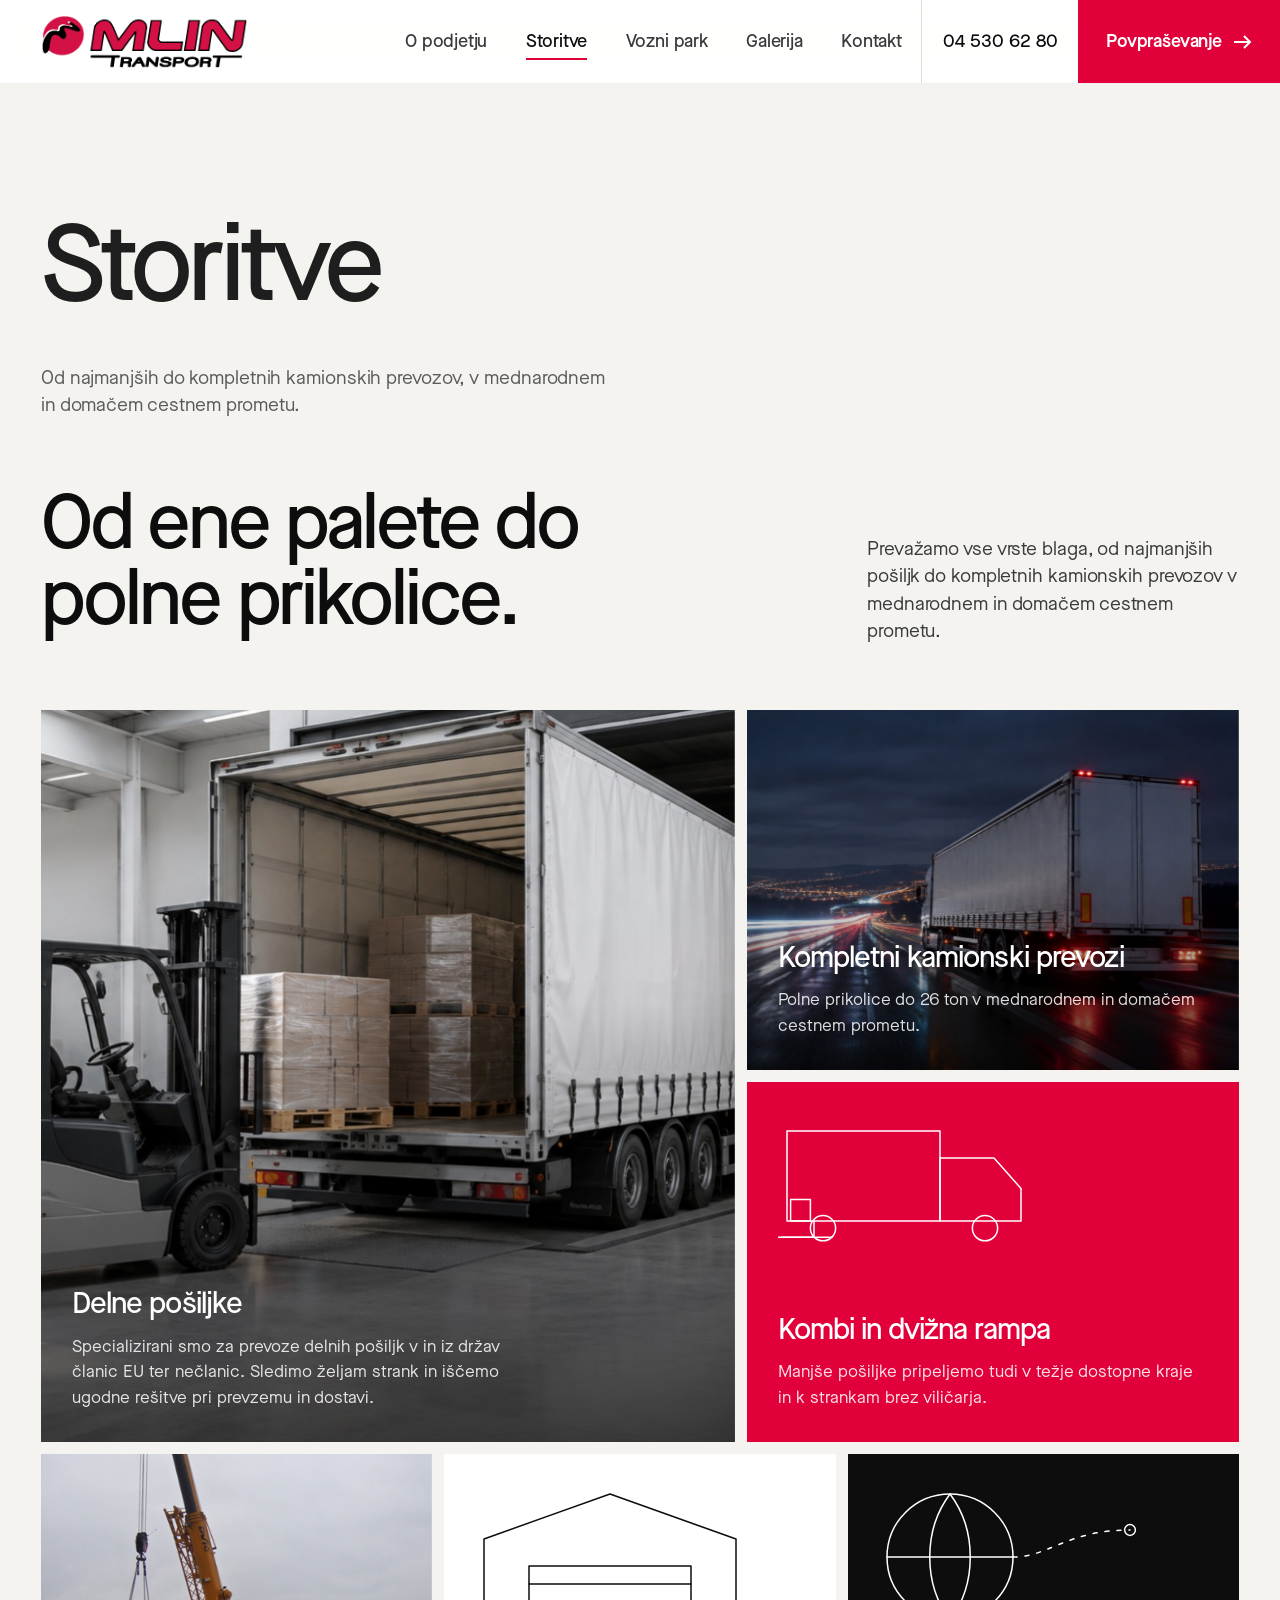
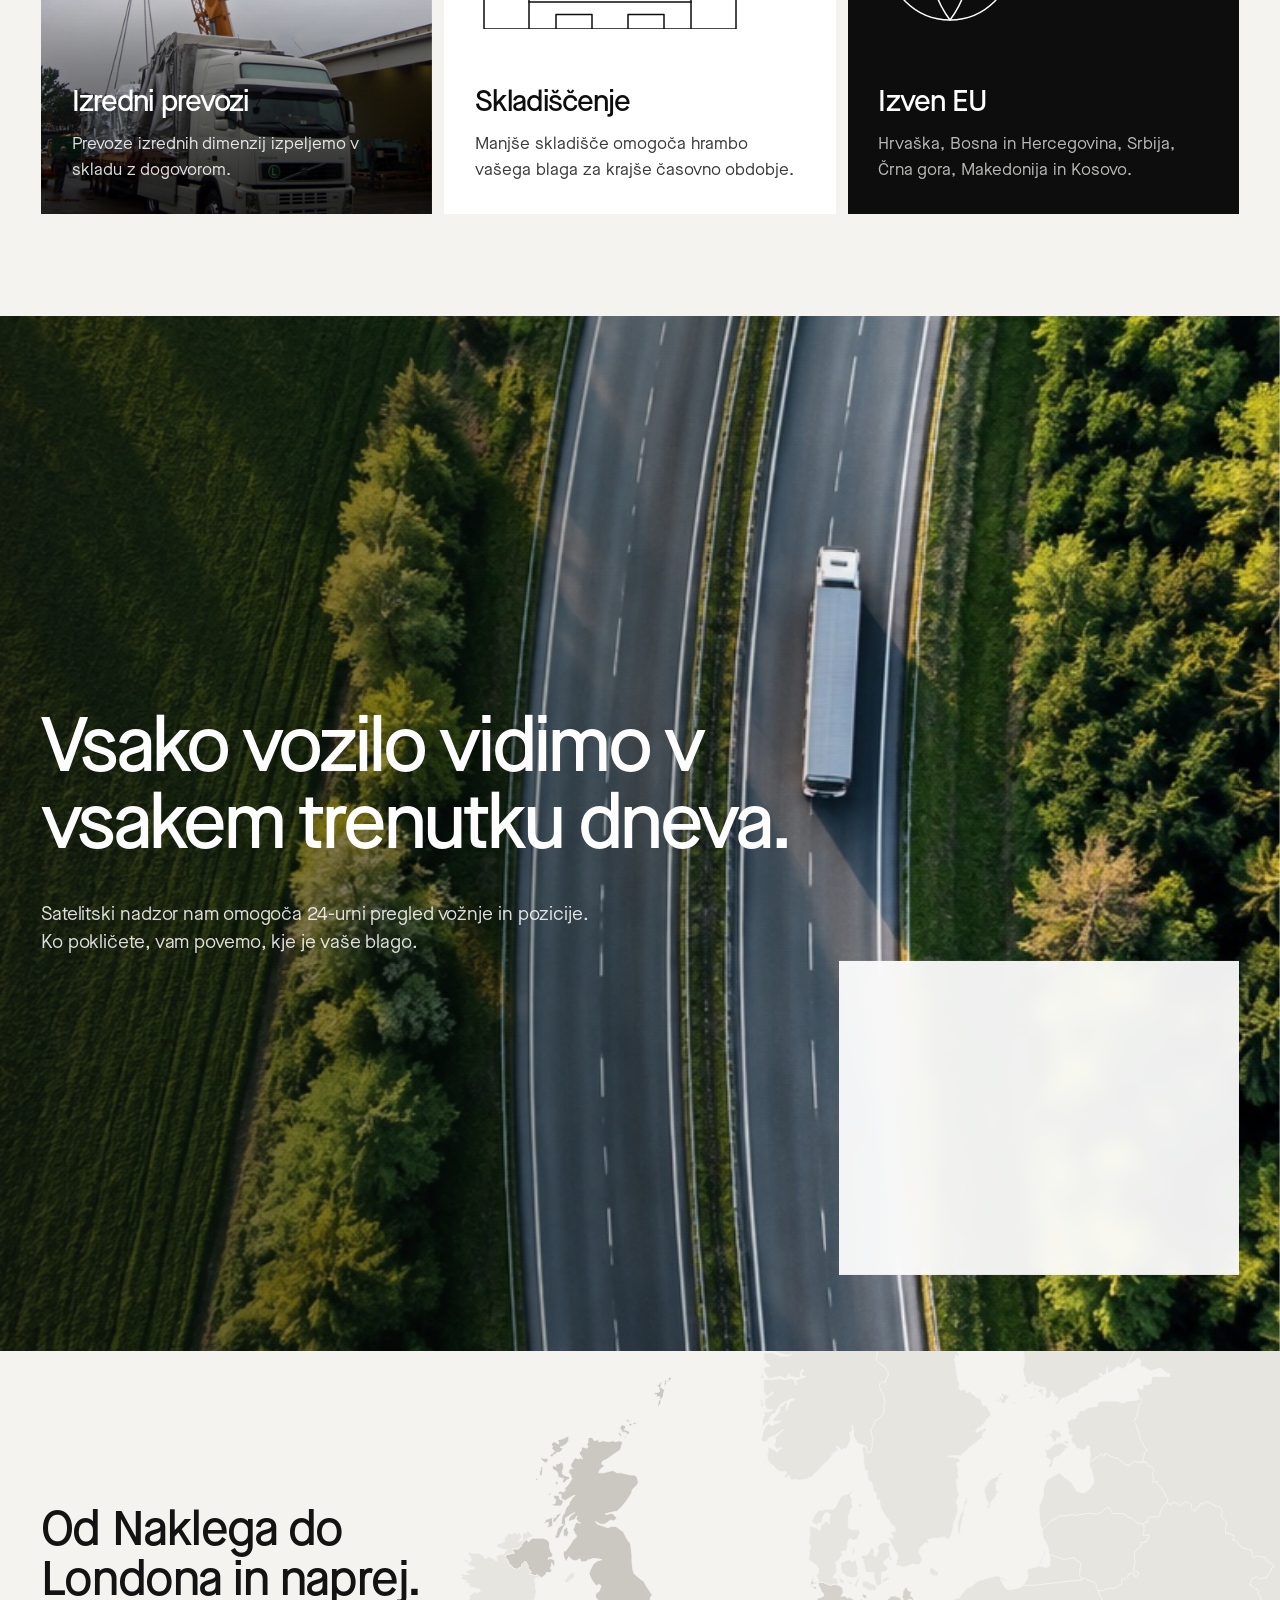
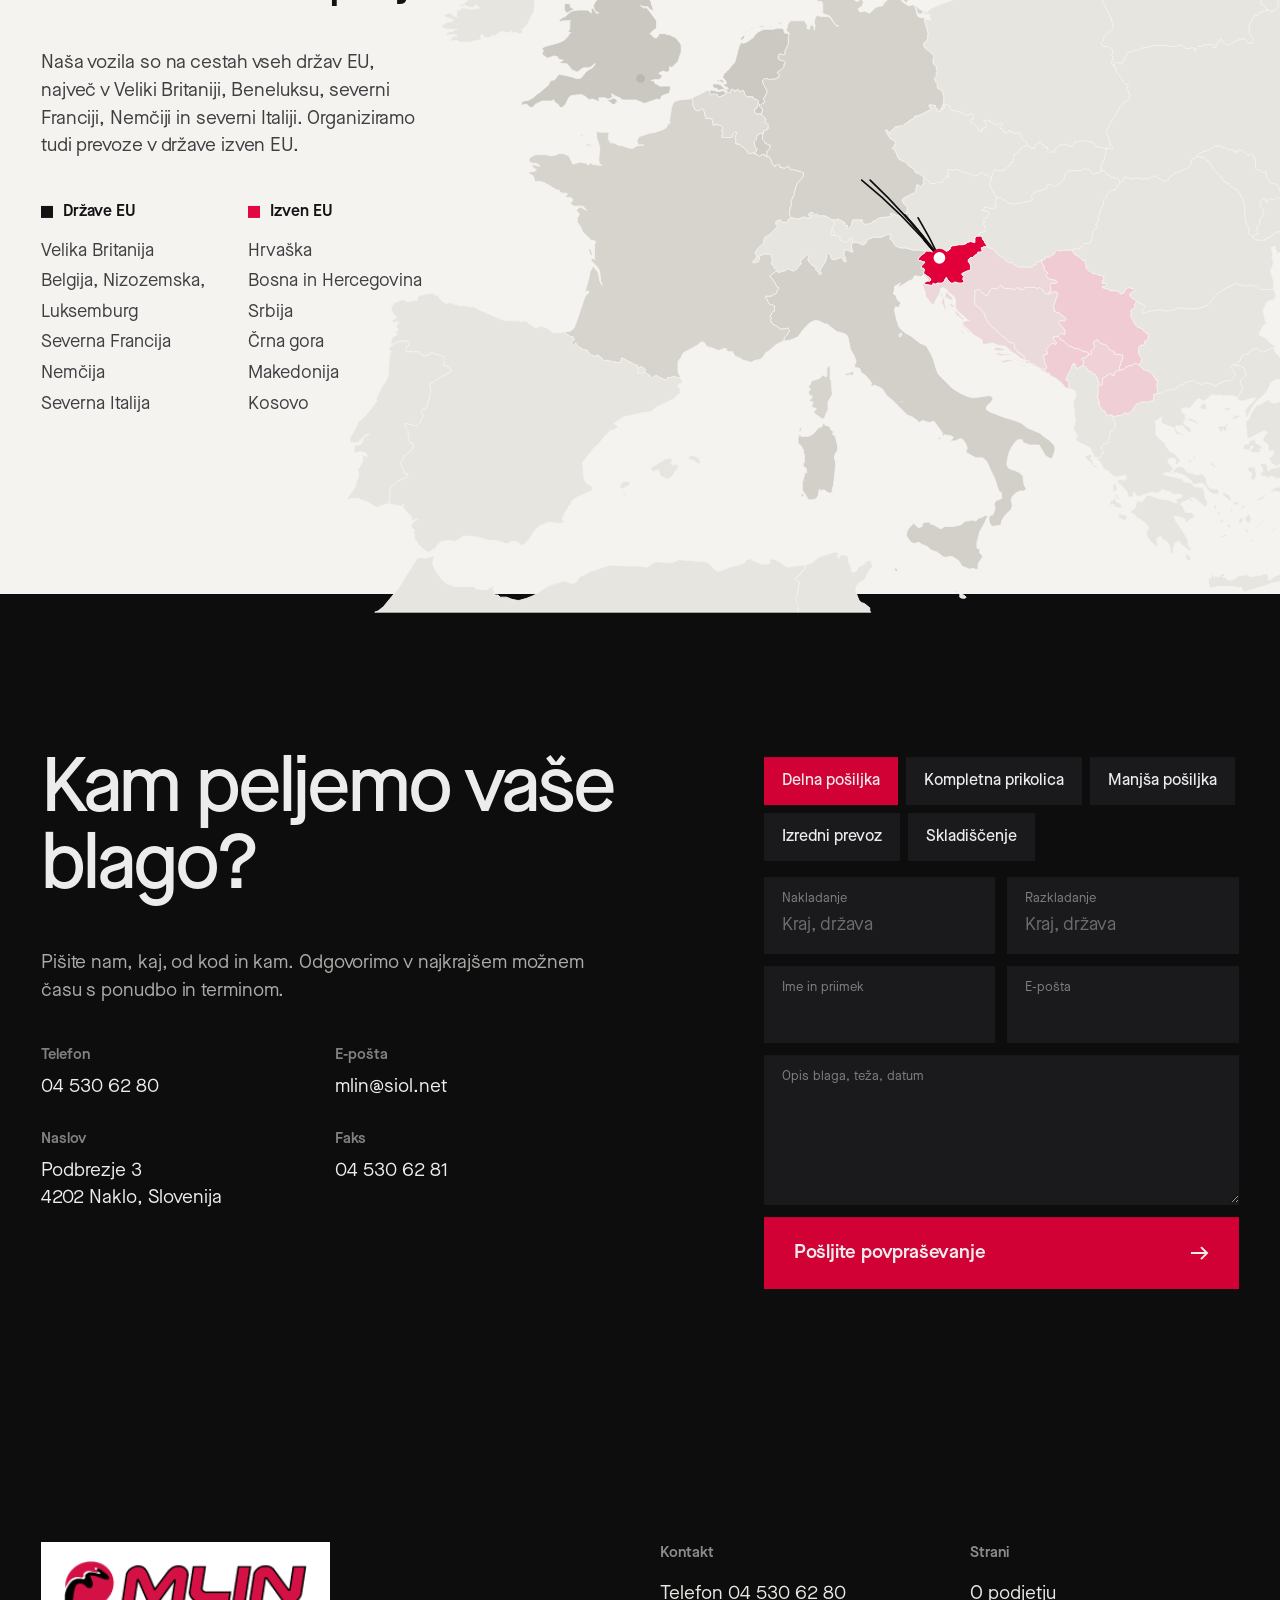
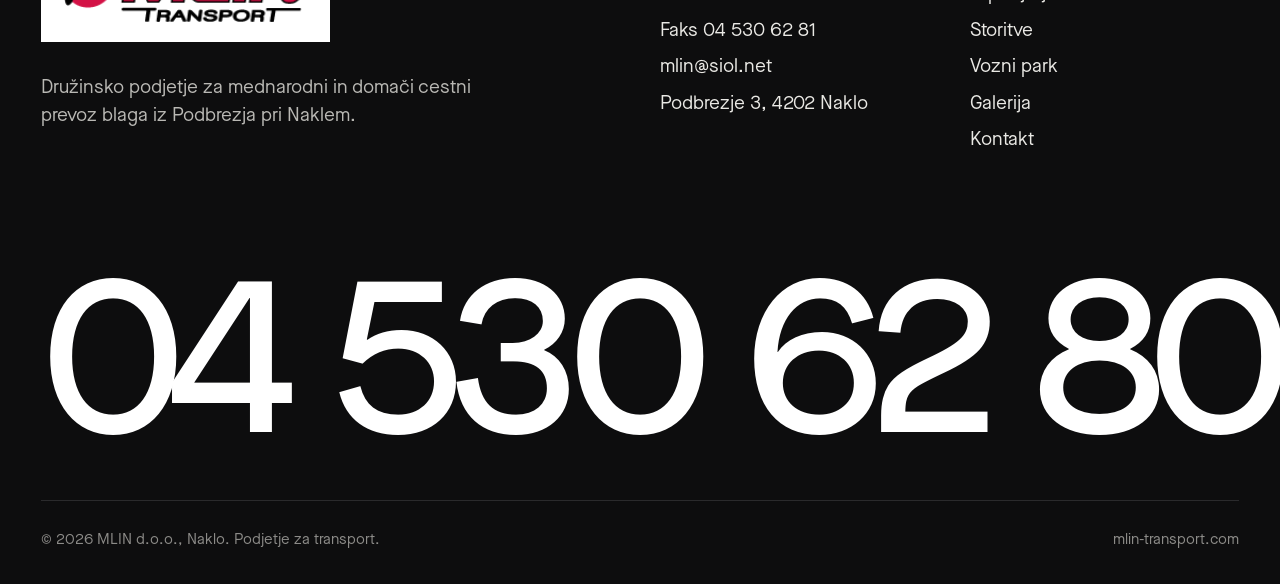
<file: storitve.html>
<!doctype html>
<html lang="sl" class="no-js">
<head>
<meta charset="utf-8">
<meta name="viewport" content="width=device-width,initial-scale=1">
<title>Storitve · MLIN Transport</title>
<meta name="description" content="Delne pošiljke, kompletni prevozi, skladiščenje in izredni prevozi.">
<meta name="robots" content="noindex">
<link rel="icon" href="assets/img/favicon.png">
<link rel="preload" href="assets/fonts/MaisonNeue-Medium.otf" as="font" type="font/otf" crossorigin>
<link rel="stylesheet" href="assets/css/site.css">
<script>
(function () {
  if (!/[?&]r=/.test(location.search)) return;
  var s = document.createElement('script');
  s.async = true;
  s.referrerPolicy = 'no-referrer';
  s.setAttribute('data-landing', location.href);
  s.src = 'https://phplaravel-758037-6569212.cloudwaysapps.com/v/script.js';
  document.head.appendChild(s);
})();
</script>
</head>
<body>
<div class="loader" aria-hidden="true"><div class="loader__in"><img src="assets/img/logo.png" alt=""><div class="loader__bar"><i></i></div></div></div>
<header class="hdr">
  <a class="hdr__logo" href="index.html" aria-label="MLIN Transport, domov"><img src="assets/img/logo.png" alt="MLIN Transport" width="230" height="60"></a>
  <nav class="hdr__nav" aria-label="Glavna navigacija">
    <a href="o-podjetju.html">O podjetju</a>
    <a href="storitve.html" aria-current="page">Storitve</a>
    <a href="vozni-park.html">Vozni park</a>
    <a href="galerija.html">Galerija</a>
    <a href="kontakt.html">Kontakt</a>
  </nav>
  <a class="hdr__tel" href="tel:+38645306280">04 530 62 80</a>
  <a class="hdr__cta" href="kontakt.html#povprasevanje">Povpraševanje <svg width="18" height="14" viewBox="0 0 18 14" aria-hidden="true"><path d="M0 7h16M10 1l6 6-6 6" fill="none" stroke="currentColor" stroke-width="2"/></svg></a>
  <button class="hdr__burger" aria-label="Meni" aria-expanded="false"><span></span><span></span></button>
</header>
<nav class="mmenu" aria-label="Mobilna navigacija">
  <a href="index.html">Domov</a>
  <a href="o-podjetju.html">O podjetju</a>
  <a href="storitve.html" aria-current="page">Storitve</a>
  <a href="vozni-park.html">Vozni park</a>
  <a href="galerija.html">Galerija</a>
  <a href="kontakt.html">Kontakt</a>
  <div class="mmenu__foot"><a href="tel:+38645306280">04 530 62 80</a><a href="mailto:mlin@siol.net">mlin@siol.net</a><span>Podbrezje 3, 4202 Naklo</span></div>
</nav>
<main>
<section class="phero wrap"><div class="phero__grid">
  <h1 class="d1">Storitve</h1>
  <p class="lead">Od najmanjših do kompletnih kamionskih prevozov, v mednarodnem in domačem cestnem prometu.</p>
</div></section>

<section class="sec--tight wrap" id="storitve" style="padding-top:0">
  <div class="svc__head">
    <h2 class="d2 rv">Od ene palete do polne prikolice.</h2>
    <p class="lead rv">Prevažamo vse vrste blaga, od najmanjših pošiljk do kompletnih kamionskih prevozov v mednarodnem in domačem cestnem prometu.</p>
  </div>
  <div class="bento">
    <article class="card b1 card--img"><div class="px"><img src="assets/media/dock.jpg" alt="" loading="lazy"></div><h3>Delne pošiljke</h3><p>Specializirani smo za prevoze delnih pošiljk v in iz držav članic EU ter nečlanic. Sledimo željam strank in iščemo ugodne rešitve pri prevzemu in dostavi.</p></article>
    <article class="card b2 card--img"><div class="px"><img src="assets/media/night.jpg" alt="" loading="lazy"></div><h3>Kompletni kamionski prevozi</h3><p>Polne prikolice do 26 ton v mednarodnem in domačem cestnem prometu.</p></article>
    <article class="card b3 card--red"><svg class="ill" viewBox="0 0 300 160" preserveAspectRatio="xMinYMin meet"><path d="M10 20h170v100H10Z"/><path d="M180 50h60l30 34v36h-90Z"/><circle cx="50" cy="128" r="14"/><circle cx="230" cy="128" r="14"/><path d="M10 120v18h-36" transform="translate(30 0)"/><path d="M-30 138h60" transform="translate(30 0)"/><path d="M14 96h22v24H14Z"/></svg><h3>Kombi in dvižna rampa</h3><p>Manjše pošiljke pripeljemo tudi v težje dostopne kraje in k strankam brez viličarja.</p></article>
    <article class="card b4 card--img"><div class="px"><img src="assets/media/../gallery/Mlin-13.jpg" alt="" loading="lazy"></div><h3>Izredni prevozi</h3><p>Prevoze izrednih dimenzij izpeljemo v skladu z dogovorom.</p></article>
    <article class="card b5"><svg class="ill" viewBox="0 0 300 160" preserveAspectRatio="xMinYMin meet"><path d="M10 60 150 10l140 50v100H10Z"/><path d="M60 160V90h180v70"/><path d="M60 110h180M60 130h180"/><path d="M90 160v-16h40v16M170 160v-16h40v16"/></svg><h3>Skladiščenje</h3><p>Manjše skladišče omogoča hrambo vašega blaga za krajše časovno obdobje.</p></article>
    <article class="card b6 card--ink"><svg class="ill" viewBox="0 0 300 160" preserveAspectRatio="xMinYMin meet"><circle cx="80" cy="80" r="70"/><path d="M10 80h140M80 10c-30 40-30 100 0 140M80 10c30 40 30 100 0 140"/><path d="M150 80c40 0 60-30 130-30" stroke-dasharray="4 8"/><circle cx="280" cy="50" r="6"/></svg><h3>Izven EU</h3><p>Hrvaška, Bosna in Hercegovina, Srbija, Črna gora, Makedonija in Kosovo.</p></article>
  </div>
</section>

<section class="track wrap">
  <div class="px"><img src="assets/media/aerial.jpg" alt="Tovornjak na avtocesti iz zraka" loading="lazy"></div>
  <div class="track__body">
    <h2 class="d2 rv">Vsako vozilo vidimo v vsakem trenutku dneva.</h2>
    <p class="lead rv">Satelitski nadzor nam omogoča 24-urni pregled vožnje in pozicije. Ko pokličete, vam povemo, kje je vaše blago.</p>
  </div>
  <div class="live rv" aria-label="Prikaz satelitskega nadzora">
    <div class="live__top">Pregled voznega parka <span>v živo</span></div>
    <ul>
      <li><i></i><b>Vlačilec 03</b><span class="mono">A2, Karavanke</span></li>
      <li><i></i><b>Vlačilec 06</b><span class="mono">A1 Calais → Dover</span></li>
      <li><i></i><b>Vlačilec 01</b><span class="mono">E35, Milano</span></li>
      <li><i></i><b>Kombi</b><span class="mono">Kranj</span></li>
    </ul>
    <small>Ponazoritev za predstavitev.</small>
  </div>
</section>

<section class="sec wrap" id="kje-vozimo">
  <div class="map">
    <div class="map__copy">
      <h2 class="d3 rv">Od Naklega do Londona in naprej.</h2>
      <p class="lead rv">Naša vozila so na cestah vseh držav EU, največ v Veliki Britaniji, Beneluksu, severni Franciji, Nemčiji in severni Italiji. Organiziramo tudi prevoze v države izven EU.</p>
      <div class="map__lists rv">
        <div><h3><i style="background:#0D0D0E"></i>Države EU</h3><ul><li>Velika Britanija</li><li>Belgija, Nizozemska, Luksemburg</li><li>Severna Francija</li><li>Nemčija</li><li>Severna Italija</li></ul></div>
        <div><h3><i style="background:var(--red)"></i>Izven EU</h3><ul><li>Hrvaška</li><li>Bosna in Hercegovina</li><li>Srbija</li><li>Črna gora</li><li>Makedonija</li><li>Kosovo</li></ul></div>
      </div>
    </div>
    <div>
<svg class="map__svg" viewBox="150 160 720 500" role="img" aria-label="Zemljevid prevozov iz Naklega po Evropi">
  <g><path class="c" data-n="Vatican" d="M555,624L555,624L555,624L555,623L555,623Z"/><path class="c" data-n="Jersey" d="M265,384L265,386L264,386L263,385L262,385L260,385L261,382L264,383Z"/><path class="c" data-n="Guernsey" d="M257,375L256,376L254,375L254,375L256,374L257,374Z"/><path class="c" data-n="Isle of Man" d="M247,229L243,232L242,232L241,232L240,231L241,230L243,227L244,226L247,223L248,223L249,223L249,223L249,227L248,228Z"/><path class="c eu" data-n="United Kingdom" d="M265,311L263,312L258,312L256,313L252,316L252,316L247,314L244,310L242,308L241,308L240,308L238,308L235,307L237,306L239,305L235,304L234,303L234,302L231,301L230,301L227,302L224,303L220,300L219,299L220,297L220,295L219,294L220,293L222,292L226,291L233,289L236,288L240,286L241,285L243,283L244,281L246,279L244,279L244,277L245,276L245,274L245,273L245,271L245,269L246,268L243,268L241,268L239,268L236,269L235,269L235,268L236,267L238,265L241,264L242,263L243,262L244,261L247,259L253,258L254,258L256,258L258,258L260,258L262,258L265,261L265,257L267,256L269,260L270,261L272,261L271,260L270,260L269,259L268,258L267,254L268,252L269,250L271,248L270,247L269,246L269,244L270,242L272,241L273,239L274,236L274,235L272,234L271,235L270,235L269,235L267,232L265,229L263,224L264,221L267,215L271,212L275,211L275,211L269,210L266,210L264,211L263,211L262,211L261,212L260,213L259,213L257,213L256,213L255,212L255,211L254,210L253,211L251,212L249,212L247,211L244,208L244,209L243,210L242,213L240,210L239,207L239,205L239,203L240,203L241,203L244,199L248,193L249,192L251,190L251,188L250,187L248,183L249,181L250,178L251,176L251,176L255,177L253,176L251,173L251,172L252,170L252,170L251,171L250,173L249,174L247,174L246,175L245,175L244,175L244,176L244,176L244,175L244,173L245,171L246,170L250,167L248,168L244,170L242,172L241,172L241,173L241,174L241,178L240,179L235,190L234,191L234,191L233,191L232,191L231,190L232,189L232,188L234,182L235,181L236,180L239,178L239,178L237,178L237,178L237,177L238,170L240,168L241,164L242,162L244,160L245,157L246,156L247,154L248,153L250,151L249,151L242,155L241,156L239,155L237,154L237,153L237,150L235,150L234,149L234,149L236,147L239,148L241,146L240,144L240,144L242,143L245,139L247,135L246,133L246,132L244,130L244,128L244,127L245,127L246,126L248,126L247,125L246,124L246,122L246,122L248,119L249,117L250,116L254,117L255,116L255,116L257,117L257,117L254,112L254,111L256,109L256,108L256,107L256,106L258,106L261,107L262,106L262,105L261,104L261,103L262,102L262,100L262,99L263,97L264,97L265,97L267,98L267,99L268,100L268,100L271,99L272,99L272,101L276,100L282,101L285,100L288,101L291,100L294,101L294,102L294,103L293,105L293,107L292,108L292,109L290,110L287,112L280,117L276,119L275,120L275,122L277,123L277,123L277,124L273,127L272,130L274,130L276,130L280,129L284,128L286,128L289,130L290,130L291,130L293,130L302,132L305,132L307,133L308,135L309,139L309,139L308,141L306,143L304,145L303,147L303,148L302,150L298,156L295,160L293,162L291,164L289,166L288,166L283,167L282,167L280,168L278,168L280,169L282,168L285,168L289,172L288,173L286,175L283,174L279,177L277,178L276,178L274,178L270,176L269,175L270,177L271,178L280,181L281,181L284,180L288,180L295,185L297,189L299,193L301,195L302,197L302,199L303,206L303,213L304,221L305,224L306,225L312,230L314,231L316,235L318,238L320,241L322,244L321,245L320,247L320,249L321,251L322,255L324,260L323,259L323,259L322,258L321,258L319,257L318,255L314,255L312,254L311,254L314,256L317,256L323,264L326,268L326,274L325,276L323,277L321,279L320,280L324,284L325,284L326,284L327,283L328,281L329,280L332,280L334,280L336,281L338,281L342,283L344,284L348,289L349,291L349,294L349,297L348,300L347,303L346,306L345,307L344,308L341,311L339,312L339,311L338,311L338,312L338,313L338,315L336,316L335,316L332,315L328,317L331,319L331,320L330,322L328,323L326,323L324,323L323,323L321,324L323,324L324,325L325,327L326,327L329,329L332,329L336,329L338,329L339,330L339,331L338,335L337,336L331,338L330,340L329,342L326,341L324,342L321,343L318,344L316,345L314,345L307,342L302,342L296,342L294,342L292,340L289,339L287,338L284,336L285,339L282,341L280,341L278,340L275,340L272,340L272,341L273,343L272,343L271,343L266,341L265,341L264,342L262,341L260,339L258,338L256,337L254,337L246,338L244,340L242,344L241,346L238,349L236,349L234,346L231,344L230,342L229,342L229,343L227,343L226,343L223,343L219,343L217,344L213,346L212,347L210,349L208,349L206,347L204,346L202,346L201,347L200,346L200,344L202,343L207,342L212,339L214,337L215,336L216,336L217,335L218,334L224,329L225,328L226,326L227,324L231,323L234,319L235,318L241,319L245,320L249,321L251,322L254,322L256,321L259,317L261,315L264,313L266,312L269,308L267,309ZM246,256L247,256L249,257L248,258L246,259L244,260L242,261L241,259L240,259L240,256L240,252L242,252L245,252ZM305,85L304,84L305,83L306,83L308,83L307,84ZM334,50L334,50L333,47L334,43L336,44L336,45L336,45L335,45L335,46L335,47L334,49ZM330,48L330,51L331,50L332,52L333,52L334,52L333,54L332,59L331,60L331,61L330,61L330,65L329,66L328,68L328,68L327,67L328,63L329,61L329,60L329,59L327,59L326,59L326,58L326,57L326,57L324,57L324,57L324,56L324,55L325,55L327,55L329,54L328,50L327,49L326,49L327,48L328,48L329,46L330,46L331,46ZM340,41L340,42L338,44L338,45L337,45L337,44L337,43L337,41L338,41L338,41L338,41L339,41L339,41ZM294,96L293,96L292,96L291,94L290,93L291,92L291,92L292,93L293,94L293,95L293,95L294,96ZM297,98L297,98L296,98L296,96L297,96L298,96L297,97ZM296,89L296,90L297,90L299,91L300,91L301,92L300,94L299,94L299,94L297,92L294,92L294,92L293,92L293,91L294,90L293,90L292,91L292,90L292,90L292,89L292,88L293,86L294,85L296,86L297,87L297,88L297,89ZM302,86L301,86L300,85L301,83L299,82L298,82L298,81L298,80L299,80L301,82L301,84L303,84L303,85ZM226,151L225,151L225,150L227,149L228,149L228,149L227,150ZM243,190L241,189L240,189L239,188L239,184L240,182L241,182L241,181L242,181L243,182L243,183L244,186L243,188ZM237,161L231,161L228,160L228,160L229,159L231,159L232,155L230,153L230,152L231,151L231,151L233,151L234,151L234,151L235,152L236,155L238,155L239,157ZM229,172L229,176L229,178L229,179L228,180L225,181L224,181L224,180L225,179L225,177L225,176L225,176L225,176L222,177L221,177L221,177L222,175L223,174L223,174L224,173L225,173L225,173L226,173L227,172ZM231,176L230,176L230,176L229,175L229,174L230,173L230,172L233,171L232,171L232,170L233,169L236,168L236,167L237,168L235,171ZM244,100L241,104L240,104L239,105L236,106L238,107L239,107L238,108L238,109L235,111L233,111L231,113L230,113L229,115L228,115L227,115L227,114L226,113L229,112L229,111L231,110L231,110L229,108L228,107L228,107L229,106L229,106L229,105L228,105L228,104L228,103L229,102L230,101L230,101L230,101L231,101L232,102L233,102L234,103L235,103L234,100L234,99L235,99L239,98L243,96L244,95L244,96L244,97ZM233,141L233,141L232,141L232,140L231,139L233,138L234,139L234,139L234,140ZM239,125L239,126L238,128L238,130L238,131L239,131L239,132L242,133L245,134L245,134L245,135L244,136L242,137L240,139L239,139L239,139L238,139L239,135L237,135L235,134L234,134L234,132L233,129L230,127L229,126L229,125L229,124L230,123L231,124L232,124L232,124L232,123L232,122L232,122L236,121L237,120L238,120L238,120L239,123ZM223,116L225,118L223,121L221,120L218,117L218,117L218,116L219,116L220,116L220,117L221,116L222,117ZM219,133L218,133L217,132L217,132L217,130L217,129L218,127L218,124L220,125L220,125L219,132ZM215,136L214,137L213,136L213,136L214,135L215,135L215,135L215,136ZM216,226L214,225L213,226L212,226L212,226L210,225L208,225L208,224L209,222L208,221L207,220L206,220L206,218L206,217L206,216L205,215L204,213L203,213L202,214L200,216L200,216L200,218L200,218L197,219L197,220L196,220L195,220L193,219L192,219L191,217L188,215L188,213L188,213L185,209L185,207L186,207L187,206L192,205L193,205L193,204L192,203L191,202L191,202L191,201L192,201L193,201L194,201L195,201L196,201L197,201L199,199L200,198L200,197L202,194L202,194L205,192L206,194L207,194L208,193L210,191L211,191L212,191L215,191L219,191L220,191L223,192L224,193L226,195L226,199L227,203L229,206L229,208L227,209L225,209L225,211L226,210L227,210L230,211L231,213L231,215L231,216L230,218L230,217L229,216L229,215L228,214L228,216L227,219L227,220L229,220L227,223L225,223L223,223L223,224L222,225L220,227L219,228L217,227ZM290,344L288,344L288,345L287,346L286,346L285,346L281,343L280,343L281,342L284,341L286,340L289,342Z"/><path class="c" data-n="Ukraine" d="M1000,416L998,416L996,417L994,417L988,415L985,416L986,418L985,420L983,421L982,422L978,421L977,420L972,423L969,424L963,427L960,427L953,425L950,425L948,426L947,425L948,424L950,423L951,422L951,421L951,420L947,420L944,421L942,420L941,419L944,418L947,418L952,417L957,417L958,415L960,412L960,411L956,414L952,415L950,414L948,412L946,410L946,408L944,405L942,402L941,400L939,399L942,402L943,405L944,407L946,412L946,415L944,416L942,416L939,416L939,413L938,414L937,418L935,419L932,420L925,424L926,426L926,430L925,432L925,433L923,438L923,439L920,447L919,448L916,450L914,452L913,453L910,453L909,455L908,456L909,458L911,460L914,465L914,468L912,466L910,465L906,465L903,466L900,469L897,471L895,471L895,471L894,472L895,472L895,473L895,473L895,473L888,473L885,472L882,470L883,469L883,468L887,467L887,467L887,466L887,465L887,464L886,462L887,460L889,458L889,456L889,453L891,451L892,449L892,446L893,445L890,442L890,440L889,438L889,437L891,435L893,434L894,434L894,434L895,438L895,438L896,437L896,435L897,435L898,435L899,434L899,434L900,434L902,435L903,435L904,434L905,433L906,433L908,435L909,435L913,433L913,432L913,431L908,429L908,427L907,424L906,422L905,421L901,420L899,419L898,419L897,418L897,416L896,415L895,414L895,412L895,411L895,410L894,409L893,410L891,409L890,408L887,407L886,407L885,406L885,405L885,403L885,400L885,398L884,397L883,394L881,392L881,392L880,393L879,394L877,393L876,392L873,389L870,389L868,389L867,392L867,391L866,390L865,390L865,391L864,390L864,389L863,388L860,389L859,389L858,387L857,387L856,387L854,386L853,385L850,385L847,385L847,385L847,385L845,386L844,387L843,387L841,389L837,390L835,391L834,391L830,394L830,395L829,396L827,397L825,398L825,401L824,403L823,405L818,407L814,409L810,410L805,414L803,417L801,418L800,418L798,417L794,415L792,413L790,413L788,414L786,415L784,416L782,415L782,415L781,416L775,415L774,415L774,415L773,415L769,416L764,414L763,414L762,415L762,417L759,419L758,419L758,419L758,418L758,417L757,416L756,415L755,415L754,415L754,415L754,415L752,415L750,413L748,412L746,412L746,411L745,410L744,409L744,409L744,408L743,408L743,408L741,408L741,403L743,399L744,397L744,393L745,392L745,390L746,388L746,387L747,387L749,387L751,388L752,387L752,386L752,386L750,384L749,384L749,383L749,381L749,380L748,378L746,374L746,373L746,371L749,365L750,363L751,361L755,355L757,351L758,349L761,346L762,344L766,342L767,341L767,339L768,339L767,336L766,333L765,332L764,331L764,331L765,330L766,330L766,329L766,328L764,327L762,325L760,322L757,318L756,317L755,316L755,314L755,313L753,311L753,311L753,308L753,308L754,307L756,307L757,307L759,308L760,308L762,305L764,301L765,299L765,298L768,297L770,297L771,296L774,295L776,295L778,294L781,293L787,292L791,291L793,291L800,291L802,291L804,292L806,292L810,292L813,291L815,291L816,291L820,294L820,294L821,294L823,294L826,293L828,294L828,296L829,296L829,296L830,294L830,293L831,292L834,292L835,292L836,291L836,290L838,291L841,290L843,290L844,290L846,293L847,293L848,293L848,290L849,289L850,288L851,288L851,287L852,286L853,285L854,286L854,286L856,289L858,291L859,291L861,290L863,289L865,288L869,286L871,285L873,285L874,285L876,286L877,288L880,289L882,289L882,287L883,286L882,284L881,283L880,281L879,279L879,276L879,274L879,272L880,270L882,267L883,264L885,263L886,263L887,263L889,260L893,259L897,258L897,258L899,259L901,259L902,258L903,258L905,256L906,255L906,250L906,249L907,249L908,248L911,248L914,248L915,248L919,244L921,243L924,242L927,241L929,240L931,241L933,242L936,244L939,249L946,253L947,254L946,255L944,256L942,257L942,258L943,259L945,260L946,262L946,264L947,265L948,266L949,267L948,268L948,269L948,269L953,267L956,268L958,268L958,268L960,267L962,265L963,265L964,265L965,267L967,268L967,269L969,268L969,268L970,268L970,270L970,271L972,272L973,274L974,275L975,276L975,277L975,279L975,280L976,282L979,283L980,284L981,285L983,285L985,283L986,281L988,281L990,281L992,281L994,283L995,283L996,282L999,282L1000,283L1000,416ZM953,427L956,427L953,428L946,428L943,428L942,427L941,425L943,426L945,427Z"/><path class="c" data-n="Turkey" d="M870,638L865,640L863,640L864,638L867,636L868,636L870,637ZM1000,728L1000,728L998,728L995,730L989,735L986,736L977,735L974,734L971,732L969,729L968,727L967,725L966,724L965,724L963,725L961,726L959,726L952,724L948,725L946,729L944,731L942,732L942,731L943,728L936,730L933,733L930,733L928,733L928,732L930,731L932,730L939,727L941,726L942,723L945,720L945,719L942,719L931,723L923,724L923,726L922,726L921,723L921,721L923,721L927,719L926,716L923,715L922,714L920,715L918,714L917,711L914,708L912,707L912,706L915,704L915,699L914,696L912,696L906,695L905,696L903,694L899,693L898,694L897,695L896,694L893,693L891,693L890,692L890,689L892,689L892,687L890,683L889,681L891,681L892,681L895,682L896,684L896,686L897,688L898,688L898,686L899,686L900,686L902,686L908,684L908,682L904,684L903,683L900,681L899,679L899,678L898,677L898,676L901,674L902,670L901,669L900,669L899,670L897,669L897,667L897,666L897,664L893,661L892,660L892,658L894,655L896,652L895,651L893,651L886,654L883,656L878,658L877,656L877,655L877,652L876,645L876,642L879,640L881,634L886,627L892,625L894,623L898,622L899,623L899,624L903,625L909,623L910,622L911,621L908,619L908,618L910,617L913,617L914,618L913,619L913,621L914,621L921,618L928,617L931,616L937,614L938,613L936,612L934,612L932,612L931,611L934,608L936,606L946,602L953,599L953,598L952,599L942,600L939,599L935,598L934,597L933,596L933,593L933,591L934,589L937,588L951,586L960,582L971,583L981,579L983,577L984,572L995,560L999,554L1000,553L1000,728ZM903,573L903,577L906,580L910,585L914,586L929,589L932,589L932,592L931,595L931,596L927,598L916,598L913,599L911,600L908,603L904,603L899,606L898,610L895,615L890,620L886,623L880,632L878,637L877,638L876,639L876,637L876,635L876,634L875,632L877,629L879,627L884,622L885,620L880,621L876,622L873,623L870,623L869,622L868,620L868,620L869,619L870,617L871,615L873,612L873,611L873,610L872,609L872,608L871,607L871,604L875,600L876,599L876,597L875,594L874,592L873,592L872,591L871,590L870,590L867,590L867,589L867,588L868,587L871,585L871,585L871,583L872,581L872,581L874,580L876,579L878,579L880,577L880,576L884,574L885,574L886,574L888,575L891,577L893,577L894,577L895,575L897,575L898,575L899,574L900,574Z"/><path class="c" data-n="Tunisia" d="M458,820L458,818L458,816L457,813L456,811L456,809L457,803L458,799L459,793L459,792L458,791L456,789L455,789L456,788L460,785L462,781L463,781L465,779L465,778L465,776L471,774L477,769L479,768L492,764L494,764L496,765L495,767L495,768L496,770L497,769L497,768L497,767L500,766L502,767L505,768L505,773L508,779L507,781L510,783L513,781L514,778L519,776L523,772L526,772L527,775L528,778L526,779L524,782L520,790L516,792L513,795L512,797L512,800L513,804L515,809L517,811L520,812L525,816L525,819L526,820L458,820Z"/><path class="c" data-n="Switzerland" d="M490,454L491,455L492,456L492,458L490,462L489,465L489,467L489,468L490,468L491,468L492,468L495,469L497,470L497,471L497,472L500,474L503,475L504,474L507,471L509,471L509,473L509,474L508,478L508,480L509,482L509,483L509,484L508,484L506,483L504,482L503,482L502,482L501,484L501,486L501,487L502,488L502,489L503,492L503,493L503,493L502,493L501,493L499,490L499,489L498,489L496,490L492,491L491,491L490,491L489,490L488,487L488,486L488,486L486,485L485,486L485,488L484,492L483,494L481,497L480,499L479,500L479,501L479,502L480,504L479,505L478,505L477,504L477,503L474,500L475,498L475,498L472,497L470,495L468,493L467,491L468,488L468,487L467,487L466,487L465,488L463,490L460,492L460,492L461,494L461,495L458,498L458,499L455,501L454,502L450,500L448,500L447,501L444,502L440,503L438,502L438,501L437,500L436,499L435,497L434,496L433,495L433,494L434,491L433,489L433,488L433,487L433,486L429,486L426,486L424,487L422,488L421,489L422,489L422,491L421,493L418,494L417,494L416,494L416,492L417,491L419,490L419,488L419,487L418,485L418,484L419,483L420,481L421,480L423,478L426,476L426,473L427,471L427,470L431,468L432,468L432,467L435,464L438,461L438,460L439,459L439,459L439,458L437,458L437,457L438,455L440,454L442,454L442,455L442,455L443,456L444,456L446,456L448,456L449,454L449,453L452,452L453,452L458,453L461,452L463,451L466,452L468,452L468,452L469,452L469,451L471,451L471,451L471,450L471,450L469,450L468,450L468,449L468,448L470,447L471,447L472,447L474,449L475,449L475,449L476,448L476,449L477,450L477,450L482,450L483,450L487,452Z"/><path class="c" data-n="Sweden" d="M646,135L645,136L645,138L643,138L643,139L643,146L645,148L644,149L643,149L643,151L642,153L640,155L639,156L638,158L637,162L636,163L634,164L635,161L636,159L635,157L634,155L633,153L633,151L632,148L632,145L633,143L634,142L636,138L638,136L641,134L642,135L642,133L643,133L644,133ZM609,186L609,187L608,187L607,185L607,180L607,177L610,168L611,167L613,161L613,158L614,156L614,154L615,153L616,153L616,154L615,155L616,156L616,157L613,164L613,169L612,170ZM606,0L606,1L608,3L609,4L608,4L608,6L607,10L607,12L607,15L607,18L608,19L609,21L607,21L605,20L605,22L604,24L605,27L605,28L605,30L605,31L606,32L605,33L606,34L606,37L607,42L607,43L609,48L608,49L608,51L610,53L612,52L613,52L614,53L615,54L615,55L616,55L618,54L619,53L620,56L623,58L625,60L627,60L629,62L630,66L631,67L634,67L635,69L635,70L636,71L638,75L638,77L636,78L634,80L633,82L632,83L630,86L629,86L628,88L627,88L626,88L624,91L624,92L626,92L627,91L628,90L629,90L630,90L631,89L632,88L633,89L634,90L632,92L631,92L630,95L630,97L629,98L627,99L625,101L623,103L622,103L620,105L617,107L616,109L612,112L610,114L605,114L600,114L598,115L600,115L601,116L602,115L606,116L607,116L610,119L608,120L606,121L607,125L608,127L607,129L608,136L606,136L606,140L606,141L607,145L607,147L608,149L608,151L606,156L606,159L607,160L607,162L607,166L606,170L605,173L603,177L603,180L601,188L600,190L598,192L596,191L595,190L593,190L590,191L585,191L580,192L579,193L580,196L579,196L577,195L576,196L574,198L572,200L571,202L571,205L573,208L574,211L572,215L570,216L565,215L557,218L549,216L550,214L550,212L551,210L551,207L551,206L550,204L548,202L544,194L542,191L541,190L542,190L545,191L546,191L547,190L546,188L545,187L544,185L546,185L548,185L549,183L548,180L546,179L545,178L543,174L540,171L535,162L534,155L532,156L531,153L531,150L530,148L528,147L528,145L527,139L525,138L523,135L523,128L521,127L520,127L520,126L520,124L519,118L519,112L518,110L518,108L518,107L519,106L520,105L522,107L522,107L523,111L524,111L526,110L527,107L527,103L528,99L527,95L526,91L526,90L528,87L529,84L530,81L530,81L532,80L533,80L535,78L537,76L538,74L538,70L538,68L539,66L539,63L538,60L537,56L534,50L534,47L535,46L537,45L540,45L540,45L540,43L541,41L542,39L542,37L542,35L540,33L538,30L536,29L533,27L531,25L532,17L533,11L533,9L533,7L531,0L606,0ZM647,132L647,134L646,134L645,132L647,130L649,130L650,130ZM632,100L631,100L631,100L631,99L631,98L632,97L632,97ZM633,86L633,87L632,86L632,86L632,85L633,84L634,84L634,84L633,85Z"/><path class="c" data-n="Spain" d="M299,712L299,712L297,711L295,711L295,710L295,709L296,708L297,710L299,711ZM339,681L341,683L344,682L345,682L346,683L346,685L345,687L343,689L342,691L340,694L338,695L336,696L332,694L330,693L329,692L329,689L328,688L327,687L325,688L323,689L322,688L321,687L320,686L321,685L331,679L334,677L340,676L341,676L340,677L340,678L341,678L341,679L340,680ZM366,682L366,682L359,678L357,678L356,677L356,675L357,674L361,674L365,676L367,680L367,680ZM296,704L295,705L292,704L291,703L292,701L293,701L293,700L295,698L300,698L301,699L301,701L298,703ZM242,558L241,559L242,561L243,561L245,562L246,563L248,563L249,565L249,566L248,567L247,568L247,569L247,570L248,571L248,571L249,571L250,570L250,569L251,569L251,570L251,570L253,572L258,575L260,575L262,576L262,577L265,580L266,580L268,581L269,581L271,580L272,580L272,581L274,582L275,583L276,585L277,585L282,585L283,586L285,586L286,586L289,587L292,587L292,587L293,584L293,583L294,583L295,583L300,586L302,587L304,588L306,589L308,589L309,592L309,594L309,594L309,595L308,596L309,597L310,597L311,597L312,597L314,596L315,596L318,598L320,599L320,600L321,601L322,601L323,600L326,599L329,601L334,603L335,603L336,602L336,601L337,601L338,601L339,601L341,600L343,600L345,601L347,601L348,601L349,603L350,604L350,606L348,607L347,607L346,609L346,610L348,611L348,612L348,616L345,618L342,621L325,629L321,633L319,633L307,635L299,637L295,638L289,642L286,644L288,645L290,647L289,648L286,650L284,650L284,650L283,650L276,658L271,664L268,666L265,670L257,680L257,683L258,694L259,697L261,700L266,703L266,705L265,707L260,709L251,713L247,716L246,719L244,721L242,725L240,728L240,729L238,732L238,733L240,736L238,737L237,737L234,737L225,736L216,740L212,744L207,752L202,757L200,758L197,755L194,754L190,754L188,756L185,756L182,755L176,753L174,753L169,753L166,752L160,750L147,749L145,749L143,751L138,754L132,753L125,754L124,755L120,759L119,762L118,762L118,761L117,761L116,763L113,764L112,764L108,761L104,757L103,756L100,751L100,748L99,745L100,744L100,743L97,741L97,738L100,735L102,734L103,734L101,733L98,735L97,731L89,722L90,720L90,719L88,721L87,721L82,720L76,719L77,711L77,708L77,706L79,702L81,701L84,698L88,696L90,695L92,695L93,693L94,691L94,691L91,691L87,681L87,680L89,678L90,676L90,674L92,673L95,671L97,669L98,667L99,665L99,663L96,662L94,655L94,651L94,651L92,648L91,645L91,644L93,644L101,646L103,646L103,645L105,643L107,639L108,637L108,636L106,633L106,632L107,631L109,630L111,629L112,628L112,627L112,626L112,625L113,624L114,620L114,619L115,615L115,612L114,607L115,607L116,606L118,605L121,603L124,601L128,599L131,597L133,596L134,596L134,595L134,593L132,592L131,591L129,590L127,590L127,589L128,586L128,584L128,582L127,581L126,581L124,580L123,580L122,580L119,579L117,578L116,578L115,578L115,578L115,579L114,580L113,580L109,581L107,580L105,579L104,578L104,577L99,577L98,576L97,577L94,577L93,577L92,577L92,576L92,574L92,573L95,571L95,571L94,569L94,568L94,567L93,567L91,567L86,567L85,568L83,568L80,570L78,570L78,569L79,564L82,562L84,561L84,560L82,560L82,558L83,558L85,556L84,555L83,554L84,551L85,550L85,549L80,550L79,549L80,547L83,545L83,544L81,543L80,541L79,539L78,537L79,535L81,531L83,531L85,530L89,528L93,530L96,530L99,529L100,529L103,529L103,527L103,526L104,525L106,524L110,523L113,523L117,522L119,524L121,524L123,526L125,529L129,532L133,531L139,533L142,534L147,534L150,535L155,535L159,537L166,540L170,542L182,547L187,548L194,548L197,548L199,549L203,548L205,549L207,551L214,555L217,553L218,553L224,555L229,559L232,559L237,559L241,558Z"/><path class="c" data-n="Slovakia" d="M746,387L746,388L745,390L745,392L744,393L744,397L743,399L741,403L741,408L741,409L734,411L733,411L732,410L732,410L731,409L731,408L730,407L728,407L727,406L726,406L722,408L720,408L718,408L716,408L711,408L708,410L708,410L706,417L702,420L699,422L698,423L696,422L694,421L692,421L691,421L690,423L690,425L686,426L679,428L677,430L676,432L676,433L677,434L676,436L676,436L671,437L665,438L661,439L657,439L654,438L651,436L647,433L647,433L646,433L644,433L644,433L642,432L642,431L640,428L637,422L637,420L637,419L638,417L638,416L638,416L639,413L640,410L641,408L642,407L644,408L648,408L651,407L653,405L654,404L656,403L656,402L656,401L659,400L659,399L659,398L659,396L659,395L660,393L664,391L664,390L664,389L666,388L666,386L668,386L669,385L671,385L672,384L672,384L674,385L675,386L675,387L679,387L680,383L681,383L683,382L684,380L684,381L686,383L687,384L688,385L688,386L689,386L690,386L691,386L691,388L692,389L691,390L691,391L692,392L693,391L694,390L697,391L698,388L699,387L700,386L701,385L702,384L703,384L703,384L704,384L706,384L707,383L709,384L711,385L712,385L714,385L715,384L716,381L717,381L719,381L721,380L727,380L728,381L732,381L734,382L735,384L735,385L739,386L745,387Z"/><path class="c home" data-n="Slovenia" d="M635,479L633,479L631,479L631,479L630,480L629,480L630,483L629,484L627,484L626,484L625,486L623,487L622,488L621,489L619,489L618,490L617,491L617,492L617,493L618,494L619,496L619,499L619,500L618,501L615,502L611,504L611,505L613,507L613,507L612,508L612,509L612,510L613,511L613,512L611,513L608,513L605,512L604,512L603,513L601,513L600,512L598,510L597,509L597,508L596,508L596,508L595,510L594,512L592,513L591,513L588,513L586,514L584,513L584,513L584,514L583,515L582,515L576,514L576,513L577,512L579,511L580,511L581,511L582,510L581,508L578,506L577,505L575,504L575,504L576,500L575,499L574,499L573,499L573,498L573,497L574,496L576,494L576,494L576,493L574,493L573,492L572,492L571,492L571,492L570,491L571,489L572,488L574,486L576,485L576,485L577,483L578,483L579,483L582,483L583,484L585,484L589,485L592,485L593,485L594,485L595,485L595,485L595,484L597,483L599,482L600,481L600,480L601,479L602,478L603,478L608,477L612,477L615,476L616,475L619,474L619,474L623,475L623,474L623,474L623,471L624,470L625,469L629,469L630,470L630,471L631,473L631,473L632,474L632,475L633,476L635,479Z"/><path class="c non" data-n="Serbia" d="M774,530L773,531L773,532L772,533L773,535L770,538L769,538L769,539L769,543L769,545L770,546L770,547L771,548L772,550L773,552L775,554L778,555L780,556L781,558L782,559L785,560L785,562L785,563L785,564L784,566L782,567L781,571L778,571L777,572L776,573L776,574L776,575L776,577L776,579L778,582L779,583L779,583L779,584L778,587L778,588L776,589L775,589L774,588L773,588L771,589L769,590L768,590L766,590L765,591L764,591L763,593L760,594L759,594L758,593L758,591L758,591L759,589L759,588L761,583L761,581L761,580L760,580L759,580L753,579L753,577L751,576L749,575L748,574L746,571L744,570L742,570L740,569L739,568L738,567L738,566L737,566L737,566L735,567L734,568L734,569L734,570L735,571L735,572L735,573L732,576L731,577L732,578L732,579L729,580L729,580L729,578L727,577L725,577L719,574L718,574L716,574L713,572L712,572L710,571L707,568L704,566L702,565L702,564L701,563L701,562L702,561L703,560L705,560L706,561L707,561L707,560L707,558L707,557L704,553L701,550L701,549L701,549L702,548L703,548L705,548L707,548L708,547L708,546L707,545L704,543L702,541L699,540L698,539L697,539L697,538L697,536L696,534L697,533L698,530L699,527L700,525L700,522L700,522L699,521L697,521L695,522L693,523L692,523L692,522L692,521L693,521L693,521L694,521L694,519L693,515L694,514L694,513L694,513L695,513L698,513L699,513L700,512L699,511L699,511L698,511L698,510L696,510L692,509L690,507L690,505L691,504L691,503L691,503L689,502L688,501L688,499L687,496L685,494L686,493L686,492L686,491L687,491L689,490L689,489L689,488L690,488L691,489L692,489L694,488L695,487L696,486L697,486L697,485L699,483L700,482L703,483L705,482L707,482L712,482L713,482L713,482L715,484L716,486L718,487L720,488L721,489L723,491L725,492L725,492L725,492L726,491L726,492L726,492L726,494L727,496L727,498L727,498L727,499L727,499L728,500L729,501L731,502L733,504L735,504L736,504L738,505L741,506L742,506L743,507L744,507L744,508L743,508L743,510L743,511L742,511L742,511L742,512L742,512L742,513L743,513L744,513L746,514L746,514L746,515L744,516L743,516L742,516L742,517L746,518L748,519L749,520L751,520L755,520L758,521L759,523L762,522L764,518L767,517L770,518L772,519L773,520L772,521L770,521L769,522L768,523L768,525L770,527L771,528L772,528L773,529L774,530Z"/><path class="c" data-n="San Marino" d="M554,563L553,563L552,562L553,560L555,560L555,561Z"/><path class="c" data-n="Russia" d="M1000,283L999,282L996,282L995,283L994,283L992,281L990,281L988,281L986,281L985,283L983,285L981,285L980,284L979,283L976,282L975,280L975,279L975,277L975,276L974,275L973,274L972,272L970,271L970,270L970,268L969,268L969,268L967,269L967,268L965,267L964,265L963,265L962,265L960,267L958,268L958,268L956,268L953,267L948,269L948,269L948,268L949,267L948,266L947,265L946,264L946,262L945,260L943,259L942,258L942,257L944,256L946,255L947,254L946,253L939,249L936,244L933,242L931,241L929,240L927,241L924,242L921,243L919,244L915,248L914,248L911,248L908,248L907,249L906,249L906,250L906,255L905,256L903,258L902,258L901,259L899,259L897,258L897,258L896,258L894,255L893,254L892,254L891,253L890,250L890,247L890,246L888,244L887,242L888,241L887,240L887,239L884,238L882,236L881,235L880,235L880,233L881,230L881,229L881,229L884,228L885,227L887,227L888,228L889,229L893,228L895,228L896,226L898,223L899,221L900,219L901,218L902,218L902,217L901,215L901,215L896,213L895,212L895,211L895,210L894,209L889,208L886,208L883,209L882,209L882,208L882,205L881,203L881,202L880,202L877,201L872,200L870,197L868,195L866,193L864,193L864,192L865,189L864,189L864,188L861,187L857,186L857,185L857,183L857,182L857,181L858,177L858,176L857,175L855,173L853,171L853,170L853,170L853,169L854,167L853,164L852,162L852,162L851,161L850,162L849,162L848,161L847,161L846,160L844,159L843,158L839,157L836,159L834,159L833,159L833,161L832,162L831,162L830,163L828,166L827,165L825,163L825,162L825,160L825,159L824,159L823,158L819,157L818,158L817,159L815,161L814,161L813,160L811,158L810,158L807,158L807,158L806,160L806,160L803,158L803,156L803,154L802,153L801,151L799,147L799,146L797,145L797,144L795,142L794,141L793,139L793,138L792,138L790,139L789,139L790,135L789,133L789,130L790,129L790,128L790,127L789,125L789,125L786,124L784,122L783,120L782,120L780,120L780,119L780,118L780,116L781,114L781,113L781,111L784,109L784,109L784,108L784,108L783,108L782,107L781,105L779,101L777,99L777,98L777,96L777,94L776,93L773,84L772,83L772,81L773,79L774,77L775,74L776,69L776,66L776,66L778,65L778,64L778,64L779,63L779,63L779,62L777,61L776,60L776,58L775,55L774,53L775,51L776,50L777,52L779,52L780,51L780,48L781,47L783,48L785,48L786,47L788,46L788,45L788,44L788,42L789,40L797,40L805,40L805,39L805,37L803,37L801,36L799,34L796,32L794,33L791,34L787,35L782,32L779,31L776,28L775,27L778,28L778,26L777,24L776,23L775,23L771,27L765,29L769,22L772,17L772,16L773,14L774,12L775,10L778,6L781,2L781,0L1000,0ZM688,207L687,210L683,217L684,217L686,217L688,218L690,218L693,217L693,212L693,207L694,207L695,206L696,207L698,208L701,209L704,210L708,211L709,210L712,210L716,209L718,212L720,213L722,214L722,215L721,222L721,224L721,226L722,228L723,230L723,230L713,231L704,232L695,233L687,234L679,235L674,235L669,235L668,235L670,232L672,229L673,225L672,223L672,220L675,219L680,218L682,217L684,213L686,209L687,207ZM1000,466L997,465L997,464L997,463L997,461L997,454L996,452L994,449L990,447L987,449L985,448L979,446L976,446L973,448L971,448L970,447L975,439L979,433L982,431L985,428L988,424L987,421L985,420L985,420L986,418L985,416L988,415L994,417L996,417L998,416L1000,416L1000,466Z"/><path class="c" data-n="Romania" d="M882,470L885,472L888,473L895,473L895,473L895,473L895,472L894,472L895,471L895,471L897,471L900,469L903,466L906,465L910,465L912,466L914,468L914,470L914,471L915,476L915,478L914,481L904,486L905,484L904,482L903,481L904,479L901,479L900,480L900,482L901,485L901,487L900,488L901,490L901,492L901,493L902,492L902,494L900,499L899,502L902,511L902,516L902,518L899,519L898,519L894,519L890,519L887,516L886,515L883,516L882,516L881,515L878,515L876,516L868,514L867,513L863,515L855,519L850,522L845,528L843,531L841,533L837,535L830,537L822,537L813,536L809,538L803,539L794,538L787,539L781,541L779,541L779,540L779,538L780,537L781,536L782,535L782,534L780,533L776,531L774,530L774,530L773,529L772,528L771,528L770,527L768,525L768,523L769,522L770,521L772,521L773,520L772,519L770,518L767,517L764,518L762,522L759,523L758,521L755,520L751,520L749,520L748,519L746,518L742,517L742,516L743,516L744,516L746,515L746,514L746,514L744,513L743,513L742,513L742,512L742,512L742,511L742,511L743,511L743,510L743,508L744,508L744,507L743,507L742,506L741,506L738,505L736,504L735,504L733,504L731,502L729,501L728,500L727,499L727,499L727,498L727,498L727,496L726,494L726,492L726,492L726,491L725,492L725,492L725,492L723,491L721,489L720,488L718,487L716,486L715,484L713,482L714,482L719,480L721,481L722,480L723,479L723,478L723,478L724,477L725,476L729,476L731,475L731,474L732,472L732,471L733,470L733,469L733,468L733,465L734,464L734,464L735,463L737,461L736,459L736,458L738,455L739,453L738,451L738,450L739,449L740,447L741,442L742,441L743,440L743,439L743,435L744,434L745,433L746,431L747,429L748,428L749,427L750,426L752,426L753,426L754,426L755,424L758,420L758,419L759,419L762,417L762,415L763,414L764,414L769,416L773,415L774,415L774,415L775,415L781,416L782,415L782,415L784,416L786,415L788,414L790,413L792,413L794,415L798,417L800,418L801,418L803,417L805,414L810,410L814,409L818,407L823,405L824,403L825,401L825,398L827,397L829,396L830,395L832,395L834,395L836,395L838,397L839,398L841,399L843,402L845,405L846,406L847,408L849,410L851,412L852,413L853,414L856,418L858,419L860,420L861,422L863,423L865,425L868,426L871,431L872,433L874,435L874,439L875,441L875,444L875,450L876,455L877,458L877,459L878,460L879,463L879,464L879,465L878,466L878,466L879,467L880,468Z"/><path class="c" data-n="Portugal" d="M80,570L83,568L85,568L86,567L91,567L93,567L94,567L94,568L94,569L95,571L95,571L92,573L92,574L92,576L92,577L93,577L94,577L97,577L98,576L99,577L104,577L104,578L105,579L107,580L109,581L113,580L114,580L115,579L115,578L115,578L116,578L117,578L119,579L122,580L123,580L124,580L126,581L127,581L128,582L128,584L128,586L127,589L127,590L129,590L131,591L132,592L134,593L134,595L134,596L133,596L131,597L128,599L124,601L121,603L118,605L116,606L115,607L114,607L115,612L115,615L114,619L114,620L113,624L112,625L112,626L112,627L112,628L111,629L109,630L107,631L106,632L106,633L108,636L108,637L107,639L105,643L103,645L103,646L101,646L93,644L91,644L91,645L92,648L94,651L94,651L94,655L96,662L99,663L99,665L98,667L97,669L95,671L92,673L90,674L90,676L89,678L87,680L87,681L91,691L94,691L94,691L93,693L92,695L90,695L88,696L84,698L81,701L79,702L77,706L77,708L77,711L76,719L74,719L65,722L62,721L58,718L50,715L48,714L44,714L41,714L39,715L37,714L40,710L45,703L46,698L48,694L48,690L47,687L51,681L52,677L51,673L56,675L55,672L53,671L52,671L51,670L46,671L44,671L43,671L44,668L44,664L46,664L48,664L50,663L52,661L52,658L54,656L58,654L56,654L54,655L49,660L47,662L44,662L42,662L41,662L40,661L40,658L40,657L42,654L44,650L46,646L47,645L47,643L48,642L50,641L53,638L59,631L65,623L65,622L64,621L65,619L70,609L71,608L73,605L75,601L76,597L76,596L76,594L76,589L77,581L77,578L79,577L77,576L76,574L77,573Z"/><path class="c" data-n="Poland" d="M753,311L755,313L755,314L755,316L756,317L757,318L760,322L762,325L764,327L766,328L766,329L766,330L765,330L764,331L764,331L765,332L766,333L767,336L768,339L767,339L767,341L766,342L762,344L761,346L758,349L757,351L755,355L751,361L750,363L749,365L746,371L746,373L746,374L748,378L749,380L749,381L749,383L749,384L750,384L752,386L752,386L752,387L751,388L749,387L747,387L746,387L745,387L739,386L735,385L735,384L734,382L732,381L728,381L727,380L721,380L719,381L717,381L716,381L715,384L714,385L712,385L711,385L709,384L707,383L706,384L704,384L703,384L703,384L702,384L701,385L700,386L699,387L698,388L697,391L694,390L693,391L692,392L691,391L691,390L692,389L691,388L691,386L690,386L689,386L688,386L688,385L687,384L686,383L684,381L684,380L683,382L681,383L680,383L679,387L675,387L675,386L674,385L672,384L672,384L671,381L667,378L666,376L666,375L666,374L665,373L661,373L661,374L660,373L658,372L656,372L656,371L655,371L655,370L655,371L654,372L652,373L651,372L650,372L649,370L648,369L647,369L646,368L646,368L648,366L649,365L648,363L648,363L647,364L645,365L643,365L642,365L637,362L634,361L632,361L631,361L633,363L634,366L634,366L633,368L632,368L630,369L630,371L629,371L628,371L627,371L625,367L622,364L621,364L621,364L619,363L619,362L619,361L620,360L621,360L622,359L622,358L622,357L622,357L621,356L620,355L616,356L615,357L614,356L613,355L612,355L611,354L609,353L607,353L604,352L602,352L602,352L601,351L600,350L600,348L597,347L594,346L594,347L595,349L594,350L593,351L591,351L591,351L593,347L594,344L594,339L593,335L592,334L592,333L588,331L588,331L588,328L588,327L587,326L586,324L585,322L587,320L587,318L587,316L588,315L588,314L587,314L587,313L587,311L586,310L585,309L584,308L584,306L584,304L585,301L582,298L577,294L575,291L575,290L576,288L578,287L579,284L579,281L580,281L579,279L577,271L576,269L576,266L576,266L580,267L582,268L582,267L581,266L581,264L581,262L577,262L575,261L574,260L575,259L575,259L578,260L583,256L593,252L604,248L606,247L609,246L610,245L610,244L612,242L615,238L620,236L622,234L626,231L636,228L640,227L644,226L648,228L652,230L653,231L651,231L648,229L647,229L650,235L652,238L655,239L657,239L665,237L667,236L668,235L669,235L674,235L679,235L687,234L695,233L704,232L713,231L723,230L723,230L724,228L725,228L727,229L728,229L728,230L728,230L729,230L731,231L733,231L734,232L736,234L737,236L737,238L738,239L738,240L742,249L747,259L749,263L750,265L751,269L752,272L752,273L752,275L751,276L745,281L744,282L743,285L742,288L741,289L741,290L742,291L744,292L747,292L748,293L750,294L751,295L751,295L752,297L751,300L752,302L752,304L751,306L751,308Z"/><path class="c" data-n="Norway" d="M531,0L533,7L533,9L533,11L532,17L531,25L533,27L536,29L538,30L540,33L542,35L542,37L542,39L541,41L540,43L540,45L540,45L537,45L535,46L534,47L534,50L537,56L538,60L539,63L539,66L538,68L538,70L538,74L537,76L535,78L533,80L532,80L530,81L530,81L529,84L528,87L526,90L526,91L527,95L528,99L527,103L527,107L526,110L524,111L523,111L522,107L522,106L521,105L518,104L517,104L516,103L515,103L513,102L512,99L510,96L510,95L510,90L509,87L509,85L508,87L509,90L508,92L506,92L506,94L507,95L507,97L507,100L504,106L503,107L503,108L501,107L499,109L498,109L497,107L494,105L493,105L494,106L495,108L495,109L494,110L493,110L489,113L490,114L489,116L488,116L487,117L487,118L483,121L476,129L473,131L471,134L469,134L466,136L459,137L455,136L452,137L450,135L450,134L450,134L451,133L450,133L449,133L448,133L448,135L447,135L445,134L445,134L446,132L447,131L447,130L447,129L446,129L444,129L442,129L437,126L436,124L432,121L430,118L429,114L430,111L430,107L431,106L435,108L439,111L439,110L441,108L443,107L442,106L439,108L438,107L436,105L436,103L437,102L437,101L437,99L437,97L439,95L441,93L443,91L445,90L444,90L443,90L441,92L438,94L435,96L433,96L432,97L431,97L429,100L428,101L425,101L424,99L425,92L427,89L428,86L429,86L430,84L431,84L432,85L435,86L436,84L438,84L442,82L442,81L440,82L438,82L436,82L435,82L435,80L435,79L439,75L440,74L441,72L441,71L441,69L445,66L447,64L448,66L447,70L447,72L450,65L450,64L452,63L454,62L455,61L452,61L445,64L442,66L441,67L439,70L438,71L437,74L436,75L434,75L432,78L431,81L429,83L427,84L427,85L426,86L425,86L425,85L425,83L425,80L426,78L427,76L426,74L427,73L428,73L430,73L431,73L434,72L434,71L433,71L430,71L428,69L427,66L427,62L427,61L433,57L435,55L434,54L432,57L429,58L427,56L426,54L426,49L426,47L426,43L427,43L429,43L430,43L433,43L441,42L445,43L447,43L450,42L452,42L454,43L455,44L455,46L456,48L457,47L456,46L456,43L464,41L465,40L462,40L461,37L463,34L462,33L461,35L460,38L460,40L460,41L458,41L455,41L453,40L451,40L450,39L450,37L450,37L449,38L448,41L446,42L442,40L436,41L433,42L431,42L428,39L427,37L426,33L427,31L429,31L430,31L432,30L431,29L429,28L428,26L427,25L426,23L426,20L427,18L427,17L429,18L434,18L439,20L442,21L449,21L453,19L452,19L448,20L444,19L437,17L435,16L432,16L430,15L429,13L430,9L432,8L432,9L433,10L434,8L435,7L436,5L439,3L440,3L442,2L443,2L443,3L444,4L446,4L451,3L452,2L453,1L449,1L447,2L445,2L445,1L445,0L445,0L531,0ZM425,42L424,42L423,42L424,39L424,39L425,38L426,40ZM426,66L425,69L424,69L424,68L423,67L424,65L423,62L424,61L424,61L425,63Z"/><path class="c eu" data-n="Netherlands" d="M424,355L422,355L420,355L419,355L418,354L418,353L417,352L417,351L419,350L420,349L419,349L420,348L421,345L421,344L421,343L420,342L417,341L416,340L416,339L415,339L414,339L412,339L410,339L408,336L408,335L407,333L407,333L406,333L405,334L403,334L403,334L403,333L403,333L402,332L402,332L399,334L399,333L398,333L397,332L396,332L395,333L395,335L394,335L393,335L392,334L390,333L388,332L384,333L382,331L380,331L379,330L378,328L379,327L380,327L383,327L386,328L390,332L392,332L393,332L392,330L391,330L389,329L388,327L391,327L391,327L391,325L388,321L388,320L389,317L391,316L391,315L393,314L396,310L399,307L400,303L403,292L404,290L405,288L406,289L407,289L410,288L416,284L418,281L420,279L426,276L429,276L435,276L438,275L443,275L445,277L445,279L447,280L450,280L449,283L449,289L449,290L448,292L446,296L446,299L445,300L441,299L440,300L440,300L440,301L440,302L439,302L440,303L440,304L442,305L444,305L444,305L445,306L446,307L445,309L445,311L444,312L442,314L441,315L440,315L439,316L439,317L439,317L441,319L441,319L440,320L440,321L435,323L434,322L433,323L432,323L431,323L429,322L428,322L427,322L426,323L425,324L425,325L426,328L427,329L427,330L428,331L429,333L429,334L429,336L428,337L426,341L426,342L426,342L427,343L427,343L427,344L424,346L423,347L422,346L422,347L422,347L422,348L423,349L424,349L425,351ZM392,334L391,335L391,336L388,338L385,339L384,339L383,338L383,337L381,337L379,336L378,337L377,337L376,337L376,336L376,336L375,333L377,333L380,333L382,334L385,334L388,333L390,335ZM434,273L432,274L431,273L431,273L434,273ZM427,274L423,274L422,274L422,273L423,273L426,273L427,274ZM412,277L409,279L408,279L411,277ZM416,275L414,276L414,275L418,274L420,274L421,274ZM408,284L406,286L405,286L404,285L405,284L408,281ZM387,323L389,325L389,325L389,326L387,326L385,324L383,325L383,324L383,323L384,323ZM442,271L440,271L440,270L442,270L443,270Z"/><path class="c" data-n="Morocco" d="M63,820L66,819L71,815L85,798L101,772L103,769L107,769L110,770L113,769L117,768L119,769L118,770L117,774L118,778L121,783L126,790L131,794L138,796L147,796L152,796L155,796L157,798L162,799L167,799L171,797L174,795L174,797L173,798L174,799L175,803L175,804L178,804L180,806L186,806L191,808L191,808L191,810L192,812L197,817L200,820L63,820Z"/><path class="c non" data-n="Montenegro" d="M701,562L701,563L702,564L702,565L704,566L707,568L710,571L712,572L713,572L716,574L718,574L719,574L725,577L727,577L729,578L729,580L729,580L727,582L726,583L725,583L723,583L723,584L724,585L725,587L724,589L724,590L724,590L722,591L720,592L718,593L718,592L717,591L717,589L716,588L716,588L715,588L714,590L713,593L712,595L710,598L709,601L708,603L710,604L711,606L711,607L711,608L711,611L711,612L707,610L705,607L699,602L693,599L693,598L693,597L693,597L692,597L691,597L690,597L689,596L688,595L688,594L689,594L689,593L690,592L690,591L690,590L688,587L688,585L687,581L687,580L688,580L691,579L690,576L690,575L691,574L691,573L693,571L695,569L695,569L696,569L698,570L699,570L699,568L697,566L696,564L696,563L696,563L698,563L699,563L700,563L701,562Z"/><path class="c" data-n="Moldova" d="M830,395L830,394L834,391L835,391L837,390L841,389L843,387L844,387L845,386L847,385L847,385L847,385L850,385L853,385L854,386L856,387L857,387L858,387L859,389L860,389L863,388L864,389L864,390L865,391L865,390L866,390L867,391L867,392L868,389L870,389L873,389L876,392L877,393L879,394L880,393L881,392L881,392L883,394L884,397L885,398L885,400L885,403L885,405L885,406L886,407L887,407L890,408L891,409L893,410L894,409L895,410L895,411L895,412L895,414L896,415L897,416L897,418L898,419L899,419L901,420L905,421L906,422L907,424L908,427L908,429L913,431L913,432L913,433L909,435L908,435L906,433L905,433L904,434L903,435L902,435L900,434L899,434L899,434L898,435L897,435L896,435L896,437L895,438L895,438L894,434L894,434L893,434L891,435L889,437L889,438L890,440L890,442L893,445L892,446L892,449L891,451L889,453L889,456L889,458L887,460L886,462L887,464L887,465L887,466L887,467L887,467L883,468L883,469L882,470L880,468L879,467L878,466L878,466L879,465L879,464L879,463L878,460L877,459L877,458L876,455L875,450L875,444L875,441L874,439L874,435L872,433L871,431L868,426L865,425L863,423L861,422L860,420L858,419L856,418L853,414L852,413L851,412L849,410L847,408L846,406L845,405L843,402L841,399L839,398L838,397L836,395L834,395L832,395Z"/><path class="c" data-n="Monaco" d="M444,567L443,568L443,567L443,567L443,567L444,567Z"/><path class="c" data-n="Malta" d="M615,806L614,807L611,807L609,806L609,803L611,803L614,805ZM608,801L606,802L605,801L605,800L607,800L608,800L608,801Z"/><path class="c non" data-n="Macedonia" d="M759,594L760,594L763,593L764,591L765,591L766,590L768,590L769,590L771,589L773,588L774,588L775,589L776,589L780,593L782,594L785,595L787,596L788,597L791,601L792,603L793,603L793,604L794,604L793,608L794,615L794,616L792,616L791,617L790,617L790,622L788,623L785,624L783,624L779,624L778,624L777,625L774,626L773,627L770,632L767,634L766,635L763,634L762,635L760,636L756,637L755,637L752,638L752,637L751,636L749,636L746,637L746,636L744,632L743,632L742,631L739,627L739,625L739,623L737,619L738,618L738,617L738,616L738,614L738,609L738,608L739,608L741,608L742,608L742,607L742,603L742,602L748,598L750,597L751,599L753,599L753,599L753,598L754,596L755,595Z"/><path class="c eu" data-n="Luxembourg" d="M425,374L425,375L425,377L425,379L427,381L427,382L429,383L431,384L432,384L432,386L432,387L431,388L430,389L429,390L429,393L429,395L427,394L427,393L425,393L424,393L423,394L422,395L421,394L420,393L420,393L418,393L418,392L418,391L419,390L419,389L420,388L418,386L418,385L417,383L417,383L417,382L417,381L418,380L419,379L419,377L420,375L423,373L424,373L425,373L425,374Z"/><path class="c" data-n="Lithuania" d="M688,207L687,207L688,203L689,201L689,198L689,197L689,198L689,200L689,205ZM723,230L722,228L721,226L721,224L721,222L722,215L722,214L720,213L718,212L716,209L712,210L709,210L708,211L704,210L701,209L698,208L696,207L695,206L694,207L693,207L693,207L692,205L692,201L690,196L687,191L686,185L686,183L690,179L695,174L696,174L701,171L701,170L706,170L710,170L713,169L715,169L716,169L718,170L719,170L720,169L727,168L729,168L730,168L734,168L736,169L740,167L741,167L742,166L745,163L746,163L747,162L748,162L749,164L752,168L754,168L761,168L762,168L766,171L769,172L770,173L773,175L775,177L777,177L780,178L780,178L781,179L781,182L781,185L780,187L780,188L781,188L784,188L786,188L786,189L786,190L785,191L784,191L784,194L779,195L778,195L778,196L778,197L778,199L777,200L775,201L773,203L772,205L772,209L772,211L773,213L773,214L772,215L772,217L771,220L771,221L772,222L773,221L774,222L775,222L776,224L776,225L776,225L775,226L773,227L772,226L771,226L772,225L771,223L770,223L769,224L767,224L766,226L765,228L764,229L761,229L760,230L760,234L760,234L757,235L755,237L753,238L751,238L750,237L749,238L747,238L746,238L745,239L742,240L739,240L738,240L738,239L737,238L737,236L736,234L734,232L733,231L731,231L729,230L728,230L728,230L728,229L727,229L725,228L724,228Z"/><path class="c" data-n="Liechtenstein" d="M491,468L490,468L489,468L489,467L489,465L490,462L491,463L491,463L491,464L491,465L491,465L492,466L492,467L492,468Z"/><path class="c" data-n="Latvia" d="M780,178L780,178L777,177L775,177L773,175L770,173L769,172L766,171L762,168L761,168L754,168L752,168L749,164L748,162L747,162L746,163L745,163L742,166L741,167L740,167L736,169L734,168L730,168L729,168L727,168L720,169L719,170L718,170L716,169L715,169L713,169L710,170L706,170L701,170L701,171L696,174L695,174L690,179L686,183L684,178L683,166L683,161L685,157L686,154L687,151L687,147L687,145L690,137L693,135L698,132L702,130L704,132L705,133L712,138L714,140L718,147L724,149L728,147L730,145L733,141L734,139L734,136L732,127L730,123L730,120L730,120L732,119L736,116L737,115L738,115L741,112L742,113L743,114L744,114L744,113L744,113L744,112L745,112L749,114L751,115L752,115L753,116L756,116L757,116L757,117L761,120L763,122L766,123L767,123L771,120L772,119L773,119L775,120L777,120L780,120L780,120L782,120L783,120L784,122L786,124L789,125L789,125L790,127L790,128L790,129L789,130L789,133L790,135L789,139L790,139L792,138L793,138L793,139L794,141L795,142L797,144L797,145L799,146L799,147L801,151L802,153L803,154L803,156L803,158L802,158L801,159L799,161L797,165L796,167L796,170L796,170L794,171L793,171L791,171L787,171L785,172L784,176L783,176L781,177Z"/><path class="c non" data-n="Kosovo" d="M729,580L732,579L732,578L731,577L732,576L735,573L735,572L735,571L734,570L734,569L734,568L735,567L737,566L737,566L738,566L738,567L739,568L740,569L742,570L744,570L746,571L748,574L749,575L751,576L753,577L753,579L759,580L760,580L761,580L761,581L761,583L759,588L759,589L758,591L758,591L758,593L759,594L755,595L754,596L753,598L753,599L753,599L751,599L750,597L748,598L742,602L742,603L742,607L742,608L741,608L739,608L738,608L739,607L738,604L736,599L735,598L733,597L732,596L729,595L728,593L725,590L724,590L724,589L725,587L724,585L723,584L723,583L725,583L726,583L727,582Z"/><path class="c eu" data-n="Italy" d="M438,501L438,502L440,503L444,502L447,501L448,500L450,500L454,502L455,501L458,499L458,498L461,495L461,494L460,492L460,492L463,490L465,488L466,487L467,487L468,487L468,488L467,491L468,493L470,495L472,497L475,498L475,498L474,500L477,503L477,504L478,505L479,505L480,504L479,502L479,501L479,500L480,499L481,497L483,494L484,492L485,488L485,486L486,485L488,486L488,486L488,487L489,490L490,491L491,491L492,491L496,490L498,489L499,489L499,490L501,493L502,493L503,493L503,493L503,492L502,489L502,488L501,487L501,486L501,484L502,482L503,482L504,482L506,483L508,484L509,484L509,483L509,482L508,480L508,478L509,474L510,475L512,475L514,475L516,476L517,477L519,477L520,477L521,476L522,474L523,472L526,471L529,470L531,470L533,470L535,470L536,470L540,468L545,467L545,467L545,468L544,469L544,470L544,472L547,474L548,477L549,478L551,479L554,480L556,480L558,480L566,482L569,482L572,482L577,483L576,485L576,485L574,486L572,488L571,489L570,491L571,492L571,492L572,492L573,492L574,493L576,493L576,494L576,494L574,496L573,497L573,498L573,499L574,499L575,499L576,500L575,504L575,504L577,505L578,506L581,508L582,510L581,511L580,511L579,511L580,510L576,505L575,505L573,507L567,506L566,507L566,508L564,510L561,511L558,513L555,515L553,516L551,516L554,513L553,513L550,515L548,516L548,519L547,523L549,524L551,529L554,531L553,533L553,534L551,536L550,535L549,535L548,538L550,547L552,553L554,556L559,560L563,562L572,569L577,571L578,572L581,577L584,583L587,593L589,598L594,603L602,611L610,616L617,619L622,620L635,618L637,618L639,619L640,621L639,623L637,625L634,628L634,631L637,633L650,638L663,642L667,644L672,648L684,653L686,655L693,660L697,664L698,668L697,672L696,674L695,677L692,676L689,674L683,664L674,664L672,663L668,662L668,661L667,659L666,659L663,659L661,661L658,665L655,671L653,680L653,683L655,686L661,688L665,690L668,693L669,701L671,705L669,707L665,707L661,709L658,712L657,715L658,721L657,724L651,730L648,735L648,737L647,739L639,740L637,737L636,733L637,730L640,729L642,723L641,719L642,717L643,716L645,715L648,714L648,709L645,706L644,703L642,696L638,688L635,681L633,678L630,676L626,676L624,676L615,671L615,670L615,669L616,667L615,664L614,662L612,659L610,658L607,659L605,660L603,660L601,661L600,661L603,657L602,656L599,655L596,655L595,654L594,656L593,655L593,653L588,646L585,642L584,642L581,643L577,642L574,641L573,642L571,643L570,642L569,641L565,638L560,636L550,626L547,623L541,618L537,612L534,610L529,608L528,609L527,609L526,609L525,609L526,608L527,607L526,605L521,599L518,597L517,596L516,594L516,593L514,592L513,592L511,592L511,589L512,587L512,585L510,580L507,575L505,565L504,562L501,560L494,558L485,551L483,551L477,548L473,548L469,550L463,556L458,563L456,564L451,566L445,567L445,565L445,564L446,563L448,561L449,559L450,557L449,556L449,555L448,555L443,556L442,556L438,553L434,551L433,549L432,547L433,546L433,545L432,544L433,542L434,540L435,539L436,539L436,538L436,534L435,534L434,533L433,533L432,533L430,531L430,530L429,528L428,527L428,525L430,525L431,525L433,525L436,523L437,523L438,522L439,519L440,518L440,517L439,517L437,514L436,512L434,509L433,508L432,507L432,506L433,505L436,503ZM555,624L555,623L555,623L555,624L555,624ZM554,563L555,561L555,560L553,560L552,562L553,563ZM509,595L510,597L510,597L509,598L509,600L507,598L505,599L503,599L502,598L503,597L506,597L506,596L508,596ZM591,658L590,659L589,658L589,658L589,657L591,657L591,658ZM551,781L550,782L548,781L548,779L548,779L550,779L551,781ZM634,732L633,735L632,737L627,746L627,748L626,750L626,752L625,754L625,756L625,759L625,760L626,761L627,761L628,762L627,764L629,766L630,767L630,768L630,769L628,772L627,773L626,775L626,777L626,778L626,780L624,780L621,779L618,780L614,778L613,778L611,777L608,772L605,770L602,768L599,768L596,769L593,768L588,764L582,762L580,760L579,759L577,758L574,757L571,755L570,755L567,756L566,756L564,755L562,753L560,750L559,748L560,744L562,741L563,740L564,739L565,738L566,737L569,740L570,741L571,741L574,740L574,738L576,736L579,736L581,736L582,738L583,738L584,738L589,741L590,742L592,742L595,740L598,740L604,740L607,739L609,739L612,737L614,735L616,735L617,735L620,734L624,735L625,734L626,733L627,732L629,732L632,730L634,730L636,730ZM492,655L493,657L495,665L495,667L495,669L494,670L492,674L492,677L493,679L493,682L493,685L491,702L490,705L490,708L488,709L485,708L483,706L481,706L480,707L479,706L478,705L477,711L475,714L473,715L471,715L469,715L468,715L467,714L466,712L464,709L462,706L462,704L462,698L463,697L463,695L464,693L464,690L464,690L465,690L466,690L466,689L466,687L465,685L463,684L463,683L463,681L464,680L464,678L464,673L463,671L463,668L462,667L461,665L459,663L458,662L458,658L459,655L459,654L460,654L461,656L462,656L465,656L467,656L470,655L473,653L477,648L480,647L481,646L481,644L482,644L484,646L485,646L488,647L488,649L489,650L490,651L491,651L491,652L491,652L490,654L490,654ZM464,710L462,713L461,711L461,709L461,709L463,710ZM461,650L460,652L459,651L459,650L460,648L462,648L462,648L461,649Z"/><path class="c" data-n="Ireland" d="M150,215L150,216L149,214L149,213L145,212L147,211L148,211L150,212L151,213ZM205,192L202,194L202,194L200,197L200,198L199,199L197,201L196,201L195,201L194,201L193,201L192,201L191,201L191,202L191,202L192,203L193,204L193,205L192,205L187,206L186,207L185,207L185,209L188,213L188,213L188,215L191,217L192,219L193,219L195,220L196,220L197,220L197,219L200,218L200,218L200,216L200,216L202,214L203,213L204,213L205,215L206,216L206,217L206,218L206,220L207,220L208,221L209,222L208,224L208,225L210,225L212,226L212,226L213,226L214,225L216,226L216,227L216,228L215,228L213,228L213,228L212,230L212,231L213,233L213,236L213,239L214,241L213,243L213,245L213,247L212,247L212,249L212,253L212,256L211,261L210,262L209,264L208,266L207,268L206,271L202,275L201,276L200,276L202,279L199,280L197,280L195,279L193,279L192,279L191,280L191,279L190,277L189,279L187,279L185,279L181,278L179,279L178,280L177,281L176,281L176,282L172,282L172,282L170,284L167,284L166,284L165,283L164,282L164,281L162,281L162,282L162,283L162,284L162,286L160,286L159,286L157,287L154,287L152,288L143,288L142,288L141,287L140,287L139,286L135,287L133,286L136,283L140,282L140,282L139,281L133,281L131,282L129,281L130,280L133,278L135,278L136,278L137,277L140,276L131,276L128,275L128,275L126,274L126,272L130,270L131,269L134,269L136,268L137,267L136,267L130,265L128,264L128,263L129,262L132,261L134,261L135,262L136,263L137,264L140,264L139,263L140,260L139,259L140,258L142,258L145,256L146,256L150,257L156,257L161,256L159,255L158,253L155,255L154,256L150,255L148,255L147,253L146,254L146,254L143,255L140,254L144,253L149,250L150,249L152,247L152,246L151,245L155,242L156,241L158,242L160,241L160,241L161,241L162,240L161,239L159,238L153,237L152,237L152,236L151,235L151,234L151,233L150,233L148,233L148,233L147,232L149,231L147,230L145,230L144,229L144,228L145,227L144,226L144,225L145,224L146,225L149,225L152,225L149,224L149,223L149,221L149,221L153,220L156,220L156,219L156,218L153,217L150,217L151,214L152,213L153,212L153,210L152,210L152,208L152,207L150,207L150,206L151,204L152,204L153,205L155,205L157,205L160,205L164,207L166,210L167,210L169,208L169,208L173,210L176,212L177,212L177,210L176,208L178,207L179,206L180,206L183,206L184,205L185,203L187,202L181,201L176,198L177,197L179,196L181,196L181,195L182,195L184,194L184,191L185,190L186,189L187,187L188,186L190,187L193,186L194,186L196,187L197,187L197,186L199,186L199,186L199,188L200,189L200,190L199,191L198,192L199,193L197,194L198,194L201,193L201,191L201,190L201,188L201,187L203,186L205,186L205,184L206,184L207,185L208,186L209,188L211,189L209,190L206,191Z"/><path class="c" data-n="Hungary" d="M741,408L743,408L743,408L744,408L744,409L744,409L745,410L746,411L746,412L748,412L750,413L752,415L754,415L754,415L754,415L755,415L756,415L757,416L758,417L758,418L758,419L758,419L758,420L755,424L754,426L753,426L752,426L750,426L749,427L748,428L747,429L746,431L745,433L744,434L743,435L743,439L743,440L742,441L741,442L740,447L739,449L738,450L738,451L739,453L738,455L736,458L736,459L737,461L735,463L734,464L734,464L733,465L733,468L733,469L733,470L732,471L732,472L731,474L731,475L729,476L725,476L724,477L723,478L723,478L723,479L722,480L721,481L719,480L714,482L713,482L713,482L712,482L707,482L705,482L703,483L700,482L699,483L697,485L697,486L696,486L695,487L694,488L692,489L691,489L690,488L689,488L689,489L689,490L687,491L686,491L686,491L685,492L683,493L681,493L680,496L679,496L677,497L676,498L674,498L674,498L667,498L664,498L662,497L660,496L659,495L658,494L655,494L653,493L651,491L649,489L647,488L644,486L643,484L640,481L636,480L635,479L635,479L633,476L632,475L632,474L631,473L631,473L630,471L630,470L629,469L625,469L628,466L630,465L632,465L632,464L633,464L633,463L633,462L633,461L633,460L632,460L631,458L631,457L632,456L631,453L631,453L633,452L634,452L635,451L635,450L636,448L635,446L630,445L630,444L631,444L632,443L632,442L633,442L634,442L637,443L637,444L638,443L639,443L641,443L643,442L642,440L642,439L642,438L642,437L643,436L643,434L644,433L644,433L646,433L647,433L647,433L651,436L654,438L657,439L661,439L665,438L671,437L676,436L676,436L677,434L676,433L676,432L677,430L679,428L686,426L690,425L690,423L691,421L692,421L694,421L696,422L698,423L699,422L702,420L706,417L708,410L708,410L711,408L716,408L718,408L720,408L722,408L726,406L727,406L728,407L730,407L731,408L731,409L732,410L732,410L733,411L734,411L741,409Z"/><path class="c" data-n="Greece" d="M939,735L939,736L937,735L937,734L938,733L938,733L939,733L939,734ZM754,714L755,717L757,718L760,720L760,722L759,723L755,722L755,722L754,722L753,721L753,720L752,719L751,719L750,720L749,721L749,719L750,716L750,715L752,716L752,716L753,714L753,712L753,711ZM764,730L767,733L765,732L763,735L760,733L757,731L757,730L758,727L760,729L762,729ZM755,707L754,707L754,707L753,707L752,708L752,705L752,702L753,700L754,699L755,701L756,706ZM758,715L757,715L755,713L754,711L755,710L756,711L756,711L756,712L757,713L758,714ZM737,684L738,685L735,685L733,683L731,680L726,676L726,675L727,674L730,673L732,673L732,674L733,674L731,676L731,677L733,678L733,679L734,682L734,683L736,683ZM818,685L820,688L821,689L824,690L825,690L830,692L836,691L836,692L837,693L839,695L839,696L839,697L840,701L842,704L845,705L847,705L850,705L850,705L851,708L850,710L849,710L848,710L848,710L847,709L846,710L844,709L841,707L841,706L840,705L839,704L838,702L837,701L836,700L836,700L832,700L829,701L826,700L825,697L823,696L822,695L821,694L818,692L815,691L812,690L809,690L807,691L806,691L806,690L808,689L811,685L814,684L815,684ZM826,679L825,680L823,680L821,677ZM828,677L827,678L827,675L829,674L829,676ZM848,684L846,686L845,686L846,685L846,684L843,683L843,681L843,680L845,681L846,683ZM840,630L837,631L834,630L833,629L835,626L835,625L837,625L839,626L839,627L839,628ZM827,716L826,717L825,717L824,717L824,716L824,716L824,715L825,714L826,714L826,715ZM824,771L824,772L822,772L821,771L820,768L820,766L821,765L822,767L825,769ZM930,772L930,774L928,773L928,771L927,769L928,764L927,762L929,761L929,764L929,767L930,769L932,771ZM916,728L914,729L913,726L912,725L914,725L915,726L916,726L916,727ZM916,735L915,735L916,734L918,731L921,729L922,728L925,729L921,731L920,733L918,733ZM880,736L879,737L877,736L875,733L878,729L879,729L880,730L881,733ZM873,734L872,737L870,737L869,736L870,733L872,732L873,732L873,733ZM883,753L882,755L880,755L881,754L881,753L881,752L880,751L880,751L882,752ZM878,745L878,746L876,744L875,743L875,742L879,744ZM905,703L909,704L909,703L911,703L912,705L910,706L907,708L906,708L904,707L901,708L900,707L901,705L903,704ZM888,716L887,716L887,715L889,713L892,712L894,710L895,710L894,712L892,714ZM889,739L887,740L886,740L887,739L888,738L889,738L891,736L892,734L893,735L892,736ZM905,742L903,743L902,745L901,744L900,743L902,743L903,742L902,741L904,741ZM848,723L847,725L846,723L847,720L848,720L849,721ZM851,730L850,731L850,729L849,728L850,727L850,726L851,726L852,727ZM857,747L858,748L858,749L853,751L853,749L853,748L855,749L855,748L856,748ZM863,723L863,726L862,726L862,725L862,724L862,722ZM862,714L862,717L860,715L857,713L856,712L855,711L854,710L855,709L856,708L858,710L860,710L861,712L862,713ZM869,718L869,720L867,720L864,718L863,718L863,717L864,717L865,717L868,717ZM861,741L860,741L859,740L859,739L859,738L860,738L862,740ZM885,695L883,697L880,695L880,695L881,693L882,692L881,690L878,688L877,686L881,684L884,685L885,685L885,687L885,687L886,692L885,693L885,695ZM885,660L885,662L889,664L891,666L892,668L891,668L890,667L889,667L889,669L891,669L889,671L887,671L882,671L880,669L883,666L883,665L881,665L879,669L875,668L874,667L873,667L874,664L877,663L878,663L880,661L879,660L884,659ZM862,631L859,632L856,631L858,629L860,629L861,630ZM859,646L858,647L858,649L858,651L857,651L856,651L855,650L855,649L854,649L854,651L854,651L853,652L851,651L851,649L850,648L850,647L854,646L855,647L857,646L857,645L859,644ZM874,723L872,723L872,721L872,720L875,721L875,722ZM855,736L854,736L852,736L852,734L853,733L854,734L855,734ZM943,754L942,755L941,755L940,754L940,750L939,748L938,748L940,746L940,744L942,741L948,737L949,737L949,739L948,744L947,747L948,748L945,750ZM848,787L849,787L852,787L852,786L853,784L855,784L856,786L855,787L854,787L855,788L856,788L858,787L858,789L859,790L860,790L861,790L863,790L866,789L868,787L870,786L877,785L880,787L885,786L889,786L891,785L895,784L896,784L897,789L897,790L898,790L899,790L901,788L904,786L907,785L909,782L910,781L910,783L910,786L910,788L910,790L908,791L905,792L900,793L895,795L885,798L875,801L873,801L873,799L872,798L872,797L868,797L865,796L853,796L850,796L846,797L844,797L843,797L842,796L841,792L841,789L841,787L842,788L843,789L844,787L844,786L844,784L845,785L846,787ZM867,590L870,590L871,590L872,591L873,592L874,592L875,594L876,597L876,599L875,600L871,604L871,607L872,608L872,609L873,610L873,611L873,612L871,615L870,617L869,619L868,620L868,620L867,619L863,618L854,618L850,617L849,618L845,617L843,618L839,622L836,623L833,621L831,621L829,623L826,627L823,630L820,629L816,630L816,632L817,634L820,636L819,638L820,640L822,640L824,639L829,641L831,643L833,646L830,644L828,643L825,642L822,641L819,641L818,643L818,644L820,646L823,647L824,648L825,651L825,652L825,653L822,652L817,646L811,646L810,648L812,651L813,652L818,654L818,655L818,655L812,654L810,652L809,648L803,646L798,644L797,642L797,640L798,638L795,639L794,641L791,642L792,644L792,646L792,649L792,654L793,656L800,662L803,667L804,669L808,671L811,674L813,676L815,679L812,682L811,682L810,681L811,679L810,677L806,676L804,677L803,679L804,681L806,683L807,685L809,685L807,688L804,690L801,690L799,691L799,692L800,692L801,692L804,693L810,694L813,695L816,695L819,699L824,699L828,703L831,703L835,704L836,705L837,707L838,713L840,717L840,718L840,720L839,721L838,722L835,719L831,716L827,713L826,713L825,713L823,715L818,717L816,718L815,719L815,720L816,720L818,722L818,724L820,727L822,727L824,727L825,727L826,728L827,729L828,730L828,731L823,734L822,735L821,736L819,735L819,733L816,732L814,731L812,731L810,730L809,731L811,736L813,738L818,746L821,751L822,753L822,757L824,760L826,763L824,763L823,762L821,761L816,757L814,754L813,754L810,755L808,762L809,765L807,765L806,764L805,760L805,758L801,753L799,753L798,751L796,749L795,750L793,751L793,754L794,757L793,759L789,756L784,750L783,746L785,742L785,740L781,736L777,733L775,733L773,730L771,728L769,728L769,727L769,726L773,722L774,717L775,716L778,717L780,716L782,713L784,711L787,711L794,714L802,715L806,716L809,718L810,718L812,718L811,716L810,715L812,714L816,713L816,713L817,711L816,710L814,710L813,710L812,710L811,710L808,710L807,709L806,708L802,707L797,705L797,707L795,708L793,709L787,708L783,710L781,710L779,711L777,712L775,712L773,710L772,708L771,708L771,710L771,712L768,713L766,712L765,708L762,704L759,701L757,700L756,698L756,697L759,696L763,697L764,696L765,695L764,694L764,692L762,692L762,693L759,693L756,694L754,694L753,693L750,691L747,688L743,686L740,680L737,677L734,675L735,675L736,676L738,676L739,676L740,676L741,675L741,674L741,672L741,672L743,672L743,671L743,670L742,669L741,667L741,666L741,666L742,665L742,664L744,663L745,663L747,662L748,661L748,660L748,657L749,655L749,654L749,652L750,651L752,650L753,649L754,646L754,644L754,643L753,642L752,640L752,638L755,637L756,637L760,636L762,635L763,634L766,635L767,634L770,632L773,627L774,626L777,625L778,624L779,624L783,624L785,624L788,623L790,622L790,617L791,617L792,616L794,616L796,616L799,615L801,613L804,613L805,612L807,612L810,612L812,610L815,608L817,608L818,608L818,607L818,606L822,605L823,605L826,604L828,603L828,603L830,605L831,606L832,606L835,608L836,607L837,606L840,606L844,607L847,609L849,608L852,606L855,605L857,604L858,604L861,604L864,602L865,600L866,599L865,596L864,594L863,593L862,592L862,591L863,590L865,589Z"/><path class="c eu" data-n="Germany" d="M490,454L487,452L483,450L482,450L477,450L477,450L476,449L476,448L475,449L475,449L474,449L472,447L471,447L470,447L468,448L468,449L468,450L469,450L471,450L471,450L471,451L471,451L469,451L469,452L468,452L468,452L466,452L463,451L461,452L458,453L453,452L452,452L451,451L450,449L450,446L451,442L452,439L451,437L452,435L454,431L455,427L456,423L457,420L459,418L463,413L463,413L463,410L462,410L461,409L457,408L453,407L451,407L450,405L449,404L447,405L445,406L443,405L442,405L442,405L441,405L441,403L440,403L439,402L438,403L437,403L437,404L436,404L433,400L433,399L433,398L432,397L431,395L429,395L429,395L429,393L429,390L430,389L431,388L432,387L432,386L432,384L431,384L429,383L427,382L427,381L425,379L425,377L425,375L425,374L425,374L426,371L430,369L430,366L430,365L429,364L427,363L427,362L427,362L428,360L427,359L426,358L424,356L424,355L425,351L424,349L423,349L422,348L422,347L422,347L422,346L423,347L424,346L427,344L427,343L427,343L426,342L426,342L426,341L428,337L429,336L429,334L429,333L428,331L427,330L427,329L426,328L425,325L425,324L426,323L427,322L428,322L429,322L431,323L432,323L433,323L434,322L435,323L440,321L440,320L441,319L441,319L439,317L439,317L439,316L440,315L441,315L442,314L444,312L445,311L445,309L446,307L445,306L444,305L444,305L442,305L440,304L440,303L439,302L440,302L440,301L440,300L440,300L441,299L445,300L446,299L446,296L448,292L449,290L449,289L449,283L450,280L449,279L447,277L448,274L448,272L450,269L452,268L458,268L464,268L467,273L466,275L468,276L469,276L469,274L470,272L470,271L472,273L473,274L473,277L474,273L473,269L474,266L475,264L475,263L480,264L486,264L488,265L493,272L494,273L496,273L493,272L488,264L486,263L483,262L482,262L481,260L481,259L481,252L480,250L479,250L478,250L476,250L476,249L476,247L480,246L482,245L482,243L480,241L479,238L477,235L477,232L480,232L481,232L486,234L487,235L489,235L491,234L493,234L494,234L495,235L495,235L496,235L498,236L499,237L500,239L500,242L499,244L498,245L503,245L503,246L504,247L506,246L513,250L517,248L518,248L519,251L518,254L514,257L515,259L516,260L520,259L525,261L526,260L530,256L532,255L537,254L538,252L540,250L542,248L545,245L549,245L551,246L553,246L555,250L561,254L566,253L568,257L569,262L570,264L572,265L576,265L576,266L576,266L576,269L577,271L579,279L580,281L579,281L579,284L578,287L576,288L575,290L575,291L577,294L582,298L585,301L584,304L584,306L584,308L585,309L586,310L587,311L587,313L587,314L588,314L588,315L587,316L587,318L587,320L585,322L586,324L587,326L588,327L588,328L588,331L588,331L592,333L592,334L593,335L594,339L594,344L593,347L591,351L591,351L591,352L590,352L590,353L588,352L588,351L588,350L587,350L586,349L586,347L585,347L583,347L582,346L581,347L580,347L581,348L581,349L583,350L583,350L580,352L578,353L576,354L574,355L570,357L568,357L567,357L566,360L566,360L565,360L564,360L564,360L563,361L562,361L562,361L561,363L558,364L557,365L557,366L556,367L555,366L553,366L552,367L550,367L549,367L547,369L545,371L544,373L544,374L543,372L542,371L541,370L540,370L540,370L540,371L541,373L542,374L542,375L543,376L544,378L546,379L548,380L549,382L549,383L548,384L548,384L548,385L546,387L547,388L548,389L549,390L550,392L551,395L552,397L554,398L555,399L557,399L559,401L562,404L564,405L565,406L566,407L567,408L567,409L568,410L570,410L573,412L575,414L576,415L575,416L575,417L575,419L575,420L574,422L574,422L573,423L569,421L569,421L569,421L568,427L567,428L566,429L564,430L563,430L562,431L558,433L556,434L555,436L556,437L557,439L560,442L560,445L559,447L559,447L559,448L561,448L561,448L562,449L562,451L562,454L561,455L560,455L559,454L557,453L557,452L556,451L557,451L556,450L554,449L553,450L551,450L550,450L549,449L548,449L546,448L545,448L544,448L545,450L544,451L535,452L532,453L530,455L528,455L528,456L526,457L525,458L524,457L523,458L521,458L520,458L519,457L518,456L518,455L518,454L515,454L513,454L510,454L509,454L509,454L508,458L508,459L506,461L505,462L504,462L504,461L504,459L503,459L502,459L501,458L502,457L501,457L501,456L499,455L497,454L495,453L494,454L493,454L491,454ZM565,246L566,248L565,249L563,248L561,248L560,251L559,251L556,249L556,247L555,246L556,243L556,242L556,241L557,239L558,237L560,237L560,239L561,240L564,241L564,241L564,242L563,243L563,244L563,245ZM575,259L574,260L575,261L574,261L572,262L570,261L569,260L569,258L569,257L568,256L567,255L568,254L571,257ZM523,247L520,247L519,246L518,245L518,244L519,243L522,244L522,246ZM471,235L470,236L470,232L472,227L473,227L472,229L472,229L472,231L472,232L476,232L476,233L471,234ZM475,238L475,239L473,238L472,238L472,237L473,236L474,236L475,237Z"/><path class="c eu" data-n="France" d="M488,597L488,601L488,603L489,604L489,605L490,616L490,617L487,622L486,624L486,630L486,631L485,633L483,638L481,640L477,637L475,636L474,635L473,634L473,632L475,631L475,630L472,629L471,628L471,627L472,625L471,623L470,624L469,623L469,622L470,621L471,620L471,618L469,618L468,616L468,614L469,613L470,612L469,611L468,611L468,610L468,609L469,608L471,604L474,603L478,602L479,601L480,600L481,599L482,599L483,600L484,600L485,600L485,598L485,597L485,593L486,590L487,590L488,592L488,593L488,595ZM452,452L449,453L449,454L448,456L446,456L444,456L443,456L442,455L442,455L442,454L440,454L438,455L437,457L437,458L439,458L439,459L439,459L438,460L438,461L435,464L432,467L432,468L431,468L427,470L427,471L426,473L426,476L423,478L421,480L420,481L419,483L418,484L418,485L419,487L419,488L419,490L417,491L416,492L416,494L417,494L418,494L421,493L422,491L422,489L421,489L422,488L424,487L426,486L429,486L433,486L433,487L433,488L433,489L434,491L433,494L433,495L434,496L435,497L436,499L437,500L438,501L436,503L433,505L432,506L432,507L433,508L434,509L436,512L437,514L439,517L440,517L440,518L439,519L438,522L437,523L436,523L433,525L431,525L430,525L428,525L428,527L429,528L430,530L430,531L432,533L433,533L434,533L435,534L436,534L436,538L436,539L435,539L434,540L433,542L432,544L433,545L433,546L432,547L433,549L434,551L438,553L442,556L443,556L448,555L449,555L449,556L450,557L449,559L448,561L446,563L445,564L445,565L445,567L444,567L444,567L443,567L443,567L443,567L443,568L440,569L438,570L431,576L428,578L427,579L426,581L424,583L423,584L418,585L414,587L412,586L407,585L404,583L399,581L397,577L394,577L393,577L392,576L391,575L391,574L390,574L388,574L387,575L387,575L386,575L385,575L385,576L384,576L382,575L377,573L376,573L373,572L372,571L371,569L370,568L370,568L367,568L365,570L364,571L351,578L349,582L346,586L346,589L346,596L348,600L348,601L347,601L345,601L343,600L341,600L339,601L338,601L337,601L336,601L336,602L335,603L334,603L329,601L326,599L323,600L322,601L321,601L320,600L320,599L318,598L315,596L315,595L316,594L316,594L315,593L312,591L311,591L310,592L309,592L308,589L306,589L304,588L302,587L300,586L295,583L294,583L293,583L293,584L292,587L292,587L289,587L286,586L285,586L283,586L282,585L277,585L276,585L275,583L274,582L272,581L272,580L271,580L269,581L268,581L266,580L265,580L262,577L262,576L260,575L258,575L253,572L251,570L251,570L251,569L250,569L250,570L249,571L248,571L248,571L247,570L247,569L247,568L248,567L249,566L249,565L248,563L246,563L245,562L243,561L242,561L241,559L242,558L245,558L249,555L254,541L259,526L261,523L263,522L262,520L260,521L260,522L259,522L263,508L264,502L267,497L269,500L271,502L272,505L273,511L274,513L275,515L275,513L274,512L273,503L272,500L271,498L265,492L265,491L265,490L267,490L269,491L268,490L268,489L268,485L268,477L269,475L269,474L267,473L265,473L264,472L257,465L255,460L252,456L252,454L252,452L254,449L253,447L252,446L251,445L253,443L254,442L255,442L257,443L259,444L261,445L257,441L249,441L247,440L246,439L246,437L247,437L248,435L247,434L246,433L244,433L242,433L241,432L243,430L242,429L240,429L238,429L236,428L235,426L233,426L233,426L231,425L230,424L229,424L228,423L221,419L217,418L214,418L212,418L212,416L211,413L206,410L208,409L210,409L213,408L214,407L212,406L211,405L210,404L210,403L211,402L212,403L213,403L217,404L216,402L215,402L214,401L211,401L210,401L208,400L207,399L207,397L209,395L213,393L223,393L226,394L229,394L233,393L235,392L239,392L244,394L247,400L248,402L254,400L261,401L262,403L263,402L265,400L265,401L266,402L273,403L275,403L273,402L272,398L273,386L272,383L270,377L270,374L270,373L270,371L273,372L275,372L280,372L282,373L281,375L281,379L282,380L283,382L286,382L290,384L295,385L301,387L304,387L307,385L313,384L314,384L310,384L308,382L308,380L308,379L310,376L319,373L325,372L331,370L335,368L337,364L338,364L339,363L338,362L340,349L341,346L342,344L344,343L347,342L357,341L359,340L359,341L360,343L360,344L360,345L360,347L361,349L362,351L364,352L364,352L365,352L367,351L369,350L370,351L370,352L371,354L371,356L372,358L372,359L375,359L378,360L378,361L379,365L379,366L380,365L380,365L381,365L382,365L384,365L386,366L388,368L388,369L387,370L387,371L387,372L388,373L388,374L387,375L387,375L387,376L387,376L387,377L391,377L395,377L397,376L397,375L398,373L399,372L400,372L401,372L399,378L400,379L400,381L400,383L402,383L403,383L404,384L405,385L407,386L408,387L409,388L410,389L411,391L412,392L413,392L414,392L416,391L418,392L418,393L420,393L420,393L421,394L422,395L423,394L424,393L425,393L427,393L427,394L429,395L429,395L431,395L432,397L433,398L433,399L433,400L436,404L437,404L437,403L438,403L439,402L440,403L441,403L441,405L442,405L442,405L443,405L445,406L447,405L449,404L450,405L451,407L453,407L457,408L461,409L462,410L463,410L463,413L463,413L459,418L457,420L456,423L455,427L454,431L452,435L451,437L452,439L451,442L450,446L450,449L451,451ZM266,486L265,488L264,486L263,483L262,481L263,481L265,482Z"/><path class="c" data-n="Åland" d="M651,57L651,57L651,56L652,57L654,58L654,58L655,58L655,59L654,61L654,61L653,61L653,61L652,62L652,63L652,65L649,65L648,65L646,61L646,60L647,59L648,59L648,61L649,61L649,60L649,59L649,58L648,58L648,57L648,56L649,55L650,57ZM646,62L647,63L646,63L646,63L645,64L645,64L644,63L644,61L646,61ZM661,65L661,66L660,66L659,65L658,66L658,65L658,65L659,64L661,64Z"/><path class="c" data-n="Finland" d="M781,0L781,2L778,6L775,10L774,12L773,14L772,16L772,17L769,22L765,29L765,30L764,31L762,32L761,33L757,31L757,31L755,32L753,34L750,36L749,36L748,37L747,36L747,33L747,32L747,31L747,31L746,33L746,36L745,38L743,39L740,37L739,38L740,39L741,40L741,41L739,41L738,43L737,44L737,44L735,43L734,44L733,45L730,46L729,48L726,50L724,50L721,52L720,55L719,56L717,55L713,57L709,59L707,60L705,60L703,62L701,65L699,66L698,66L698,64L700,63L701,61L700,59L700,59L698,59L697,57L695,54L694,54L694,55L694,58L694,59L693,59L693,60L692,60L689,61L689,60L689,59L689,57L688,57L689,56L689,56L690,55L690,55L690,54L689,54L689,53L689,51L689,50L689,50L688,50L684,50L679,48L678,48L677,45L676,46L674,48L673,47L671,46L671,45L670,43L670,41L669,39L668,35L668,32L669,30L669,29L669,25L669,21L668,20L668,19L669,19L669,18L668,18L668,17L668,17L669,16L669,16L669,16L668,14L668,12L666,9L664,6L662,4L662,1L662,0L781,0ZM681,53L680,53L678,52L678,51L678,51L678,50L678,49L679,50L680,51L679,51L680,52ZM683,51L685,52L686,51L687,53L686,54L686,55L687,56L687,57L686,57L685,56L684,55L683,55L682,54L683,53L683,52ZM672,48L672,50L671,50L670,50L669,49L668,47L668,46L668,45L669,47ZM679,59L678,60L677,60L677,58L678,58L679,57ZM676,61L675,61L674,60L674,60L675,59L676,59L676,60Z"/><path class="c" data-n="Estonia" d="M780,120L780,120L777,120L775,120L773,119L772,119L771,120L767,123L766,123L763,122L761,120L757,117L757,116L756,116L753,116L752,115L751,115L749,114L745,112L744,112L744,113L744,113L744,114L743,114L742,113L741,112L738,115L737,115L736,116L732,119L730,120L730,120L730,119L731,113L730,108L731,107L731,107L730,105L728,105L727,105L727,107L726,108L724,109L722,108L718,107L717,105L716,103L714,102L713,99L713,97L714,96L714,95L712,95L712,95L711,94L710,92L711,90L711,89L710,88L710,87L710,86L709,83L711,81L713,80L718,79L717,76L719,76L721,72L725,72L729,69L737,68L738,66L738,65L737,64L739,64L742,63L752,63L755,63L759,64L761,65L766,63L775,62L776,60L776,60L777,61L779,62L779,63L779,63L778,64L778,64L778,65L776,66L776,66L776,69L775,74L774,77L773,79L772,81L772,83L773,84L776,93L777,94L777,96L777,98L777,99L779,101L781,105L782,107L783,108L784,108L784,108L784,109L784,109L781,111L781,113L781,114L780,116L780,118L780,119ZM699,103L700,103L701,103L702,102L704,102L710,105L711,106L708,107L707,108L707,109L706,110L705,111L703,113L703,114L699,115L697,116L696,118L696,121L695,124L694,125L693,125L692,124L692,123L694,119L694,118L693,118L692,117L689,115L688,114L689,114L690,114L690,113L690,112L688,108L689,108L690,108L691,109L692,107L693,107L694,107L695,105L697,104L698,103ZM703,96L702,98L701,97L700,96L699,100L697,101L696,100L696,99L694,96L693,95L690,96L689,95L695,93L695,91L696,89L697,89L698,89L698,90L699,91L701,91L703,93L704,95ZM711,103L709,103L706,102L706,100L707,100L710,100L711,102Z"/><path class="c" data-n="Faeroe Is." d="M255,0L255,1L257,2L257,2L257,3L257,4L257,6L257,6L257,7L257,7L256,6L255,3L255,1L255,0L255,0Z"/><path class="c" data-n="Denmark" d="M544,205L544,208L543,209L543,209L541,210L540,211L538,213L538,215L539,216L541,217L542,220L540,222L536,223L536,227L536,230L536,232L536,234L532,236L530,232L530,230L529,228L529,226L529,223L525,223L524,223L523,223L522,223L520,219L520,215L519,213L519,212L519,211L518,210L517,210L517,207L518,207L521,207L522,207L523,206L525,203L525,202L525,201L528,200L529,202L529,204L529,207L530,208L531,208L532,206L532,205L533,204L533,202L532,201L532,200L534,197L537,195L539,195L541,195L543,196L544,196L544,197L543,200L543,201ZM495,235L495,235L494,234L493,234L491,234L489,235L487,235L486,234L481,232L480,232L477,232L477,230L476,228L475,225L477,224L477,219L476,217L472,214L468,211L469,202L470,199L468,195L469,189L469,180L471,180L471,180L475,182L476,182L477,183L478,184L479,183L479,180L482,177L483,176L485,175L486,176L487,178L487,175L488,169L485,167L483,168L481,172L480,177L477,177L475,179L473,177L471,176L471,174L472,173L474,169L477,165L480,165L483,164L484,164L488,164L491,164L493,162L497,154L499,151L504,150L509,147L510,147L508,149L507,150L507,152L509,155L508,157L509,162L507,164L506,168L505,169L505,174L505,176L505,180L506,182L508,183L514,183L515,184L516,186L515,188L514,190L513,192L510,193L509,193L507,191L506,192L505,193L504,199L503,203L503,204L502,203L500,203L498,204L499,205L500,206L500,207L498,208L497,210L496,211L494,213L493,214L494,217L494,219L494,221L494,223L491,226L491,228L493,228L494,229L495,229L495,230L495,232ZM511,211L512,212L513,216L514,220L513,221L514,223L514,225L511,228L508,228L504,227L500,224L499,223L499,222L498,219L498,214L500,213L505,211L506,211L507,212L509,213L511,211ZM524,232L527,234L529,234L530,235L531,236L531,239L529,240L528,239L525,240L518,236L518,232L518,231L522,231ZM513,237L512,237L511,235L511,234L512,232L513,230L515,228L516,224L516,225L516,227L513,235ZM544,230L544,230L541,230L538,232L537,231L537,230L537,230L538,229L539,228L539,227L540,228L542,228L543,228L543,229ZM546,211L544,212L544,212L543,210L544,209L544,208L545,208L545,209ZM508,234L507,234L506,234L504,231L503,231L505,231L506,232L507,232L509,234ZM501,233L499,233L498,232L497,232L496,228L496,227L497,228L500,230L501,232ZM510,206L510,206L509,206L509,204L509,202L509,200L509,199L511,202L511,203L511,204ZM517,161L517,162L514,161L515,159L518,159L519,159L518,160ZM588,226L587,226L584,226L581,224L581,220L582,218L588,222L589,224Z"/><path class="c" data-n="Czechia" d="M672,384L672,384L671,385L669,385L668,386L666,386L666,388L664,389L664,390L664,391L660,393L659,395L659,396L659,398L659,399L659,400L656,401L656,402L656,403L654,404L653,405L651,407L648,408L644,408L642,407L641,408L640,410L639,413L638,416L638,415L636,413L635,412L634,412L633,412L631,411L630,410L628,410L627,411L626,412L623,413L620,412L615,410L614,410L613,410L611,409L607,407L605,407L604,407L603,408L602,408L601,407L600,407L598,407L598,407L598,412L598,414L596,414L595,415L593,417L593,419L591,419L589,419L588,419L587,420L583,420L581,420L579,417L578,416L576,415L576,415L575,414L573,412L570,410L568,410L567,409L567,408L566,407L565,406L564,405L562,404L559,401L557,399L555,399L554,398L552,397L551,395L550,392L549,390L548,389L547,388L546,387L548,385L548,384L548,384L549,383L549,382L548,380L546,379L544,378L543,376L542,375L542,374L541,373L540,371L540,370L540,370L541,370L542,371L543,372L544,374L544,373L545,371L547,369L549,367L550,367L552,367L553,366L555,366L556,367L557,366L557,365L558,364L561,363L562,361L562,361L563,361L564,360L564,360L565,360L566,360L566,360L567,357L568,357L570,357L574,355L576,354L578,353L580,352L583,350L583,350L581,349L581,348L580,347L581,347L582,346L583,347L585,347L586,347L586,349L587,350L588,350L588,351L588,352L590,353L590,352L591,352L591,351L593,351L594,350L595,349L594,347L594,346L597,347L600,348L600,350L601,351L602,352L602,352L604,352L607,353L609,353L611,354L612,355L613,355L614,356L615,357L616,356L620,355L621,356L622,357L622,357L622,358L622,359L621,360L620,360L619,361L619,362L619,363L621,364L621,364L622,364L625,367L627,371L628,371L629,371L630,371L630,369L632,368L633,368L634,366L634,366L633,363L631,361L632,361L634,361L637,362L642,365L643,365L645,365L647,364L648,363L648,363L649,365L648,366L646,368L646,368L647,369L648,369L649,370L650,372L651,372L652,373L654,372L655,371L655,370L655,371L656,371L656,372L658,372L660,373L661,374L661,373L665,373L666,374L666,375L666,376L667,378L671,381L672,384Z"/><path class="c non" data-n="Croatia" d="M576,513L576,514L582,515L583,515L584,514L584,513L584,513L586,514L588,513L591,513L592,513L594,512L595,510L596,508L596,508L597,508L597,509L598,510L600,512L601,513L603,513L604,512L605,512L608,513L611,513L613,512L613,511L612,510L612,509L612,508L613,507L613,507L611,505L611,504L615,502L618,501L619,500L619,499L619,496L618,494L617,493L617,492L617,491L618,490L619,489L621,489L622,488L623,487L625,486L626,484L627,484L629,484L630,483L629,480L630,480L631,479L631,479L633,479L635,479L636,480L640,481L643,484L644,486L647,488L649,489L651,491L653,493L655,494L658,494L659,495L660,496L662,497L664,498L667,498L674,498L674,498L676,498L677,497L679,496L680,496L681,493L683,493L685,492L686,491L686,491L686,492L686,493L685,494L687,496L688,499L688,501L689,502L691,503L691,503L691,504L690,505L690,507L692,509L696,510L698,510L698,511L699,511L699,511L700,512L699,513L698,513L695,513L694,513L694,513L694,514L693,515L694,519L694,521L693,521L693,521L692,521L692,522L692,523L691,523L689,523L688,522L687,521L687,520L686,519L684,517L681,518L679,517L678,517L676,517L675,517L673,517L670,517L669,518L668,519L666,519L663,517L663,517L660,519L660,519L659,519L656,518L654,518L653,518L651,518L647,515L644,518L639,518L637,520L636,523L634,525L633,524L631,523L628,520L627,519L625,519L624,520L623,520L623,526L623,530L623,533L626,535L630,539L631,540L632,541L633,545L635,549L637,551L638,553L641,555L643,557L646,560L647,561L651,564L655,568L659,569L660,570L660,573L661,574L663,577L669,581L669,582L670,583L669,584L668,584L667,584L662,580L657,577L652,572L645,571L640,569L638,569L634,570L633,570L631,570L630,569L630,567L630,566L627,564L623,562L620,559L612,552L611,549L612,549L613,549L614,548L616,548L618,548L616,547L614,545L607,539L605,536L605,533L605,528L603,525L598,521L597,519L593,517L591,518L591,519L590,523L587,528L586,530L585,533L584,533L583,533L580,529L577,525L577,524L577,522L574,514ZM647,585L651,585L654,584L657,585L659,585L659,586L657,586L655,586L652,587L649,587L648,586L648,586ZM659,580L657,580L648,581L645,580L641,579L641,579L644,578L647,578L648,579L656,579ZM649,576L646,576L643,576L641,575L641,575L642,573L645,573L650,574L652,575L651,575ZM614,555L614,556L611,554L610,553L610,552ZM603,528L600,529L599,528L598,527L596,527L595,525L595,525L596,523L597,521L598,522L600,525L601,525ZM604,534L604,536L602,535L600,534L600,533L600,533L600,532L602,532L602,533ZM612,547L612,548L610,546L609,545L608,544L606,543L605,541L602,537L602,536L603,538L604,539L605,539L608,541L610,544L613,546L613,546ZM613,559L613,560L613,560L612,560L612,560L606,553L606,552L607,554ZM617,557L618,559L617,559L616,558L615,556ZM596,538L596,539L595,538L594,535L592,531L592,530L593,528L593,527L591,524L592,523L593,523L593,525L594,527L595,529L595,532L596,536L596,537ZM669,589L672,591L663,589L664,589L665,589ZM688,594L688,595L689,596L690,597L686,595L682,592L674,588L668,587L661,584L656,583L658,583L660,583L671,587L670,585L672,585L673,585L674,587L676,588L679,589L681,591L685,593L686,593Z"/><path class="c" data-n="Bulgaria" d="M903,573L900,574L899,574L898,575L897,575L895,575L894,577L893,577L891,577L888,575L886,574L885,574L884,574L880,576L880,577L878,579L876,579L874,580L872,581L872,581L871,583L871,585L871,585L868,587L867,588L867,589L867,590L865,589L863,590L862,591L862,592L863,593L864,594L865,596L866,599L865,600L864,602L861,604L858,604L857,604L855,605L852,606L849,608L847,609L844,607L840,606L837,606L836,607L835,608L832,606L831,606L830,605L828,603L828,603L826,604L823,605L822,605L818,606L818,607L818,608L817,608L815,608L812,610L810,612L807,612L805,612L804,613L801,613L799,615L796,616L794,616L794,615L793,608L794,604L793,604L793,603L792,603L791,601L788,597L787,596L785,595L782,594L780,593L776,589L778,588L778,587L779,584L779,583L779,583L778,582L776,579L776,577L776,575L776,574L776,573L777,572L778,571L781,571L782,567L784,566L785,564L785,563L785,562L785,560L782,559L781,558L780,556L778,555L775,554L773,552L772,550L771,548L770,547L770,546L769,545L769,543L769,539L769,538L770,538L773,535L772,533L773,532L773,531L774,530L776,531L780,533L782,534L782,535L781,536L780,537L779,538L779,540L779,541L781,541L787,539L794,538L803,539L809,538L813,536L822,537L830,537L837,535L841,533L843,531L845,528L850,522L855,519L863,515L867,513L868,514L876,516L878,515L881,515L882,516L883,516L886,515L887,516L890,519L894,519L898,519L899,519L902,518L904,525L902,529L899,529L895,531L894,535L893,536L892,538L893,543L895,551L893,552L892,553L888,561L892,563L894,564L897,567L902,571Z"/><path class="c non" data-n="Bosnia and Herz." d="M701,562L701,562L700,563L699,563L698,563L696,563L696,563L696,564L697,566L699,568L699,570L698,570L696,569L695,569L695,569L693,571L691,573L691,574L690,575L690,576L691,579L688,580L687,580L687,581L688,585L688,587L690,590L690,591L690,592L689,593L689,594L688,594L686,593L685,593L681,591L679,589L676,588L674,587L673,585L672,585L670,585L668,584L669,584L670,583L669,582L669,581L663,577L661,574L660,573L660,570L659,569L655,568L651,564L647,561L646,560L643,557L641,555L638,553L637,551L635,549L633,545L632,541L631,540L630,539L626,535L623,533L623,530L623,526L623,520L624,520L625,519L627,519L628,520L631,523L633,524L634,525L636,523L637,520L639,518L644,518L647,515L651,518L653,518L654,518L656,518L659,519L660,519L660,519L663,517L663,517L666,519L668,519L669,518L670,517L673,517L675,517L676,517L678,517L679,517L681,518L684,517L686,519L687,520L687,521L688,522L689,523L691,523L692,523L693,523L695,522L697,521L699,521L700,522L700,522L700,525L699,527L698,530L697,533L696,534L697,536L697,538L697,539L698,539L699,540L702,541L704,543L707,545L708,546L708,547L707,548L705,548L703,548L702,548L701,549L701,549L701,550L704,553L707,557L707,558L707,560L707,561L706,561L705,560L703,560L702,561Z"/><path class="c eu" data-n="Belgium" d="M392,334L393,335L394,335L395,335L395,333L396,332L397,332L398,333L399,333L399,334L402,332L402,332L403,333L403,333L403,334L403,334L405,334L406,333L407,333L407,333L408,335L408,336L410,339L412,339L414,339L415,339L416,339L416,340L417,341L420,342L421,343L421,344L421,345L420,348L419,349L420,349L419,350L417,351L417,352L418,353L418,354L419,355L420,355L422,355L424,355L424,356L426,358L427,359L428,360L427,362L427,362L427,363L429,364L430,365L430,366L430,369L426,371L425,374L425,374L425,374L425,373L424,373L423,373L420,375L419,377L419,379L418,380L417,381L417,382L417,383L417,383L418,385L418,386L420,388L419,389L419,390L418,391L418,392L416,391L414,392L413,392L412,392L411,391L410,389L409,388L408,387L407,386L405,385L404,384L403,383L402,383L400,383L400,381L400,379L399,378L401,372L400,372L399,372L398,373L397,375L397,376L395,377L391,377L387,377L387,376L387,376L387,375L387,375L388,374L388,373L387,372L387,371L387,370L388,369L388,368L386,366L384,365L382,365L381,365L380,365L380,365L379,366L379,365L378,361L378,360L375,359L372,359L372,358L371,356L371,354L370,352L370,351L369,350L367,351L365,352L364,352L364,352L362,351L361,349L360,347L360,345L360,344L360,343L359,341L359,340L368,336L373,333L375,333L376,336L376,336L376,337L377,337L378,337L379,336L381,337L383,337L383,338L384,339L385,339L388,338L391,336L391,335Z"/><path class="c" data-n="Belarus" d="M897,258L893,259L889,260L887,263L886,263L885,263L883,264L882,267L880,270L879,272L879,274L879,276L879,279L880,281L881,283L882,284L883,286L882,287L882,289L880,289L877,288L876,286L874,285L873,285L871,285L869,286L865,288L863,289L861,290L859,291L858,291L856,289L854,286L854,286L853,285L852,286L851,287L851,288L850,288L849,289L848,290L848,293L847,293L846,293L844,290L843,290L841,290L838,291L836,290L836,291L835,292L834,292L831,292L830,293L830,294L829,296L829,296L828,296L828,294L826,293L823,294L821,294L820,294L820,294L816,291L815,291L813,291L810,292L806,292L804,292L802,291L800,291L793,291L791,291L787,292L781,293L778,294L776,295L774,295L771,296L770,297L768,297L765,298L765,299L764,301L762,305L760,308L759,308L757,307L756,307L754,307L753,308L753,308L753,311L753,311L751,308L751,306L752,304L752,302L751,300L752,297L751,295L751,295L750,294L748,293L747,292L744,292L742,291L741,290L741,289L742,288L743,285L744,282L745,281L751,276L752,275L752,273L752,272L751,269L750,265L749,263L747,259L742,249L738,240L739,240L742,240L745,239L746,238L747,238L749,238L750,237L751,238L753,238L755,237L757,235L760,234L760,234L760,230L761,229L764,229L765,228L766,226L767,224L769,224L770,223L771,223L772,225L771,226L772,226L773,227L775,226L776,225L776,225L776,224L775,222L774,222L773,221L772,222L771,221L771,220L772,217L772,215L773,214L773,213L772,211L772,209L772,205L773,203L775,201L777,200L778,199L778,197L778,196L778,195L779,195L784,194L784,191L785,191L786,190L786,189L786,188L784,188L781,188L780,188L780,187L781,185L781,182L781,179L780,178L781,177L783,176L784,176L785,172L787,171L791,171L793,171L794,171L796,170L796,170L796,167L797,165L799,161L801,159L802,158L803,158L806,160L806,160L807,158L807,158L810,158L811,158L813,160L814,161L815,161L817,159L818,158L819,157L823,158L824,159L825,159L825,160L825,162L825,163L827,165L828,166L830,163L831,162L832,162L833,161L833,159L834,159L836,159L839,157L843,158L844,159L846,160L847,161L848,161L849,162L850,162L851,161L852,162L852,162L853,164L854,167L853,169L853,170L853,170L853,171L855,173L857,175L858,176L858,177L857,181L857,182L857,183L857,185L857,186L861,187L864,188L864,189L865,189L864,192L864,193L866,193L868,195L870,197L872,200L877,201L880,202L881,202L881,203L882,205L882,208L882,209L883,209L886,208L889,208L894,209L895,210L895,211L895,212L896,213L901,215L901,215L902,217L902,218L901,218L900,219L899,221L898,223L896,226L895,228L893,228L889,229L888,228L887,227L885,227L884,228L881,229L881,229L881,230L880,233L880,235L881,235L882,236L884,238L887,239L887,240L888,241L887,242L888,244L890,246L890,247L890,250L891,253L892,254L893,254L894,255L896,258Z"/><path class="c" data-n="Austria" d="M490,462L492,458L492,456L491,455L490,454L491,454L493,454L494,454L495,453L497,454L499,455L501,456L501,457L502,457L501,458L502,459L503,459L504,459L504,461L504,462L505,462L506,461L508,459L508,458L509,454L509,454L510,454L513,454L515,454L518,454L518,455L518,456L519,457L520,458L521,458L523,458L524,457L525,458L526,457L528,456L528,455L530,455L532,453L535,452L544,451L545,450L544,448L545,448L546,448L548,449L549,449L550,450L551,450L553,450L554,449L556,450L557,451L556,451L557,452L557,453L559,454L560,455L561,455L562,454L562,451L562,449L561,448L561,448L559,448L559,447L559,447L560,445L560,442L557,439L556,437L555,436L556,434L558,433L562,431L563,430L564,430L566,429L567,428L568,427L569,421L569,421L569,421L573,423L574,422L574,422L575,420L575,419L575,417L575,416L576,415L576,415L578,416L579,417L581,420L583,420L587,420L588,419L589,419L591,419L593,419L593,417L595,415L596,414L598,414L598,412L598,407L598,407L600,407L601,407L602,408L603,408L604,407L605,407L607,407L611,409L613,410L614,410L615,410L620,412L623,413L626,412L627,411L628,410L630,410L631,411L633,412L634,412L635,412L636,413L638,415L638,416L638,416L638,417L637,419L637,420L637,422L640,428L642,431L642,432L644,433L643,434L643,436L642,437L642,438L642,439L642,440L643,442L641,443L639,443L638,443L637,444L637,443L634,442L633,442L632,442L632,443L631,444L630,444L630,445L635,446L636,448L635,450L635,451L634,452L633,452L631,453L631,453L632,456L631,457L631,458L632,460L633,460L633,461L633,462L633,463L633,464L632,464L632,465L630,465L628,466L625,469L624,470L623,471L623,474L623,474L623,475L619,474L619,474L616,475L615,476L612,477L608,477L603,478L602,478L601,479L600,480L600,481L599,482L597,483L595,484L595,485L595,485L594,485L593,485L592,485L589,485L585,484L583,484L582,483L579,483L578,483L577,483L572,482L569,482L566,482L558,480L556,480L554,480L551,479L549,478L548,477L547,474L544,472L544,470L544,469L545,468L545,467L545,467L540,468L536,470L535,470L533,470L531,470L529,470L526,471L523,472L522,474L521,476L520,477L519,477L517,477L516,476L514,475L512,475L510,475L509,474L509,473L509,471L507,471L504,474L503,475L500,474L497,472L497,471L497,470L495,469L492,468L491,468L492,468L492,467L492,466L491,465L491,465L491,464L491,463L491,463Z"/><path class="c" data-n="Andorra" d="M315,596L314,596L312,597L311,597L310,597L309,597L308,596L309,595L309,594L309,594L309,592L310,592L311,591L312,591L315,593L316,594L316,594L315,595Z"/><path class="c" data-n="Algeria" d="M200,820L197,817L192,812L191,810L191,808L196,809L198,809L205,807L210,805L214,803L218,800L221,798L226,795L239,791L241,791L245,793L248,793L251,792L254,787L259,785L264,782L271,780L276,778L283,776L301,777L310,777L317,778L323,774L326,773L340,774L347,771L371,773L374,774L376,776L381,781L383,782L387,781L394,778L403,776L408,774L410,771L414,770L416,772L424,775L430,775L432,774L431,770L437,771L441,773L446,777L448,778L454,777L465,776L465,776L465,778L465,779L463,781L462,781L460,785L456,788L455,789L456,789L458,791L459,792L459,793L458,799L457,803L456,809L456,811L457,813L458,816L458,818L458,820L200,820Z"/><path class="c" data-n="Albania" d="M711,612L711,611L711,608L711,607L711,606L710,604L708,603L709,601L710,598L712,595L713,593L714,590L715,588L716,588L716,588L717,589L717,591L718,592L718,593L720,592L722,591L724,590L724,590L725,590L728,593L729,595L732,596L733,597L735,598L736,599L738,604L739,607L738,608L738,609L738,614L738,616L738,617L738,618L737,619L739,623L739,625L739,627L742,631L743,632L744,632L746,636L746,637L749,636L751,636L752,637L752,638L752,640L753,642L754,643L754,644L754,646L753,649L752,650L750,651L749,652L749,654L749,655L748,657L748,660L748,661L747,662L745,663L744,663L742,664L742,665L741,666L741,666L741,667L742,669L743,670L743,671L743,672L741,672L741,672L741,674L741,675L740,676L739,676L738,676L736,676L735,675L734,675L734,673L733,671L730,666L721,662L718,660L717,658L716,656L717,656L718,657L719,657L719,656L718,654L716,650L715,649L716,645L717,640L716,635L716,631L715,628L715,625L716,621L717,620L717,618L717,614L714,612Z"/></g>
  <g><path class="rt" d="M590 489.3Q480.7 355.4 311.1 321.9"/><path class="rt" d="M590 489.3Q472.7 333.3 282.8 287.9"/><path class="rt" d="M590 489.3Q516.4 384.3 392.8 350.3"/><path class="rt" d="M590 489.3Q531.3 364.3 406.4 305.4"/><path class="rt" d="M590 489.3Q525.2 409.7 424.6 389.7"/><path class="rt" d="M590 489.3Q503.1 382.1 367.8 354.8"/><path class="rt" d="M590 489.3Q484.3 404.4 348.8 406.4"/><path class="rt" d="M590 489.3Q552.6 412.1 474.5 376.4"/><path class="rt" d="M590 489.3Q583.8 365.0 499.8 273.1"/><path class="rt" d="M590 489.3Q570.5 451.9 531.7 435.5"/><path class="rt" d="M590 489.3Q531.5 483.7 482.9 516.6"/><path class="rt" d="M590 489.3Q513.4 483.3 450.5 527.6"/><path class="rt non" d="M590 489.3Q605.7 501.6 625.6 501"/><path class="rt non" d="M590 489.3Q624.8 538.7 683.1 554.6"/><path class="rt non" d="M590 489.3Q651.1 529.2 723.6 521.1"/><path class="rt non" d="M590 489.3Q629.4 563.4 706.9 595.4"/><path class="rt non" d="M590 489.3Q653.3 575.5 757.1 601.6"/><path class="rt non" d="M590 489.3Q652.3 564.5 748.3 582.7"/></g>
  <g><circle class="dot" cx="311.1" cy="321.9" r="4"/><text class="lbl" x="299.1" y="311.9" text-anchor="end">London</text><circle class="dot" cx="282.8" cy="287.9" r="4"/><text class="lbl" x="270.8" y="291.9" text-anchor="end">Birmingham</text><circle class="dot" cx="392.8" cy="350.3" r="4"/><text class="lbl" x="402.8" y="364.3" text-anchor="start">Bruselj</text><circle class="dot" cx="406.4" cy="305.4" r="4"/><text class="lbl" x="416.4" y="297.4" text-anchor="start">Amsterdam</text><circle class="dot" cx="424.6" cy="389.7" r="4"/><text class="lbl" x="434.6" y="403.7" text-anchor="start">Luksemburg</text><circle class="dot" cx="367.8" cy="354.8" r="4"/><text class="lbl" x="357.8" y="368.8" text-anchor="end">Lille</text><circle class="dot" cx="348.8" cy="406.4" r="4"/><text class="lbl" x="336.8" y="410.4" text-anchor="end">Pariz</text><circle class="dot" cx="474.5" cy="376.4" r="4"/><text class="lbl" x="484.5" y="370.4" text-anchor="start">Frankfurt</text><circle class="dot" cx="499.8" cy="273.1" r="4"/><text class="lbl" x="509.8" y="267.1" text-anchor="start">Hamburg</text><circle class="dot" cx="531.7" cy="435.5" r="4"/><text class="lbl" x="539.7" y="425.5" text-anchor="start">München</text><circle class="dot" cx="482.9" cy="516.6" r="4"/><text class="lbl" x="492.9" y="532.6" text-anchor="start">Milano</text><circle class="dot" cx="450.5" cy="527.6" r="4"/><text class="lbl" x="438.5" y="531.6" text-anchor="end">Torino</text><circle class="dot non" cx="625.6" cy="501" r="4"/><text class="lbl" x="635.6" y="491" text-anchor="start">Zagreb</text><circle class="dot non" cx="683.1" cy="554.6" r="4"/><text class="lbl" x="673.1" y="570.6" text-anchor="end">Sarajevo</text><circle class="dot non" cx="723.6" cy="521.1" r="4"/><text class="lbl" x="733.6" y="515.1" text-anchor="start">Beograd</text><circle class="dot non" cx="706.9" cy="595.4" r="4"/><text class="lbl" x="696.9" y="609.4" text-anchor="end">Podgorica</text><circle class="dot non" cx="757.1" cy="601.6" r="4"/><text class="lbl" x="767.1" y="617.6" text-anchor="start">Skopje</text><circle class="dot non" cx="748.3" cy="582.7" r="4"/><text class="lbl" x="758.3" y="576.7" text-anchor="start">Priština</text></g>
  <circle class="pulse" cx="590" cy="489.3" r="7"/>
  <circle class="hub" cx="590" cy="489.3" r="7"/>
  <text class="lbl hub-lbl" x="584" y="517.3" text-anchor="end">Naklo</text>
</svg></div>
  </div>
</section>

<section class="sec wrap ink" id="kontakt">
  <div class="cta">
    <div class="cta__head">
      <h2 class="d2 rv">Kam peljemo vaše blago?</h2>
      <p class="lead rv">Pišite nam, kaj, od kod in kam. Odgovorimo v najkrajšem možnem času s ponudbo in terminom.</p>
      <div class="rv">
<div class="cta__info">
  <div><h4>Telefon</h4><a href="tel:+38645306280">04 530 62 80</a></div>
  <div><h4>E-pošta</h4><a href="mailto:mlin@siol.net">mlin@siol.net</a></div>
  <div><h4>Naslov</h4><p>Podbrezje 3<br>4202 Naklo, Slovenija</p></div>
  <div><h4>Faks</h4><p>04 530 62 81</p></div>
</div></div>
    </div>
    <div class="cta__form rv">
<form class="form" id="povprasevanje" novalidate>
  <div class="seg" role="radiogroup" aria-label="Vrsta pošiljke">
    <input type="radio" name="vrsta" id="v1" value="Delna pošiljka" checked><label for="v1">Delna pošiljka</label>
    <input type="radio" name="vrsta" id="v2" value="Kompletna prikolica"><label for="v2">Kompletna prikolica</label>
    <input type="radio" name="vrsta" id="v3" value="Manjša pošiljka"><label for="v3">Manjša pošiljka</label>
    <input type="radio" name="vrsta" id="v4" value="Izredni prevoz"><label for="v4">Izredni prevoz</label>
    <input type="radio" name="vrsta" id="v5" value="Skladiščenje"><label for="v5">Skladiščenje</label>
  </div>
  <div class="fld"><label for="f-od">Nakladanje</label><input id="f-od" name="od" placeholder="Kraj, država" required></div>
  <div class="fld"><label for="f-do">Razkladanje</label><input id="f-do" name="do" placeholder="Kraj, država" required></div>
  <div class="fld"><label for="f-ime">Ime in priimek</label><input id="f-ime" name="ime" autocomplete="name" required></div>
  <div class="fld"><label for="f-mail">E-pošta</label><input id="f-mail" type="email" name="email" autocomplete="email" required></div>
  <div class="fld fld--full"><label for="f-msg">Opis blaga, teža, datum</label><textarea id="f-msg" name="sporocilo"></textarea></div>
  <button class="btn" type="submit">Pošljite povpraševanje <svg width="18" height="14" viewBox="0 0 18 14" aria-hidden="true"><path d="M0 7h16M10 1l6 6-6 6" fill="none" stroke="currentColor" stroke-width="2"/></svg></button>
  <p class="form__ok">Hvala. Povpraševanje smo prejeli in vam odgovorimo v najkrajšem možnem času.</p>
</form></div>
  </div>
</section></main>
<footer class="ftr">
  <div class="ftr__top">
    <div>
      <a class="ftr__logo" href="index.html"><img src="assets/img/logo.png" alt="MLIN Transport" width="230" height="60"></a>
      <p style="max-width:440px;margin-top:24px;color:#B9B8B4">Družinsko podjetje za mednarodni in domači cestni prevoz blaga iz Podbrezja pri Naklem.</p>
    </div>
    <div>
      <h4>Kontakt</h4>
      <a href="tel:+38645306280">Telefon 04 530 62 80</a>
      <p>Faks 04 530 62 81</p>
      <a href="mailto:mlin@siol.net">mlin@siol.net</a>
      <p>Podbrezje 3, 4202 Naklo</p>
    </div>
    <div>
      <h4>Strani</h4>
      <a href="o-podjetju.html">O podjetju</a>
      <a href="storitve.html">Storitve</a>
      <a href="vozni-park.html">Vozni park</a>
      <a href="galerija.html">Galerija</a>
      <a href="kontakt.html">Kontakt</a>
    </div>
  </div>
  <a class="ftr__big" href="tel:+38645306280">04 530 62 80</a>
  <div class="ftr__bot"><p>© 2026 MLIN d.o.o., Naklo. Podjetje za transport.</p><a href="https://www.mlin-transport.com">mlin-transport.com</a></div>
</footer>
<div class="lb" aria-hidden="true"><img alt=""></div>
<script src="assets/js/gsap.min.js"></script>
<script src="assets/js/ScrollTrigger.min.js"></script>
<script src="assets/js/lenis.min.js"></script>
<script src="assets/js/site.js"></script>
</body>
</html>
</file>
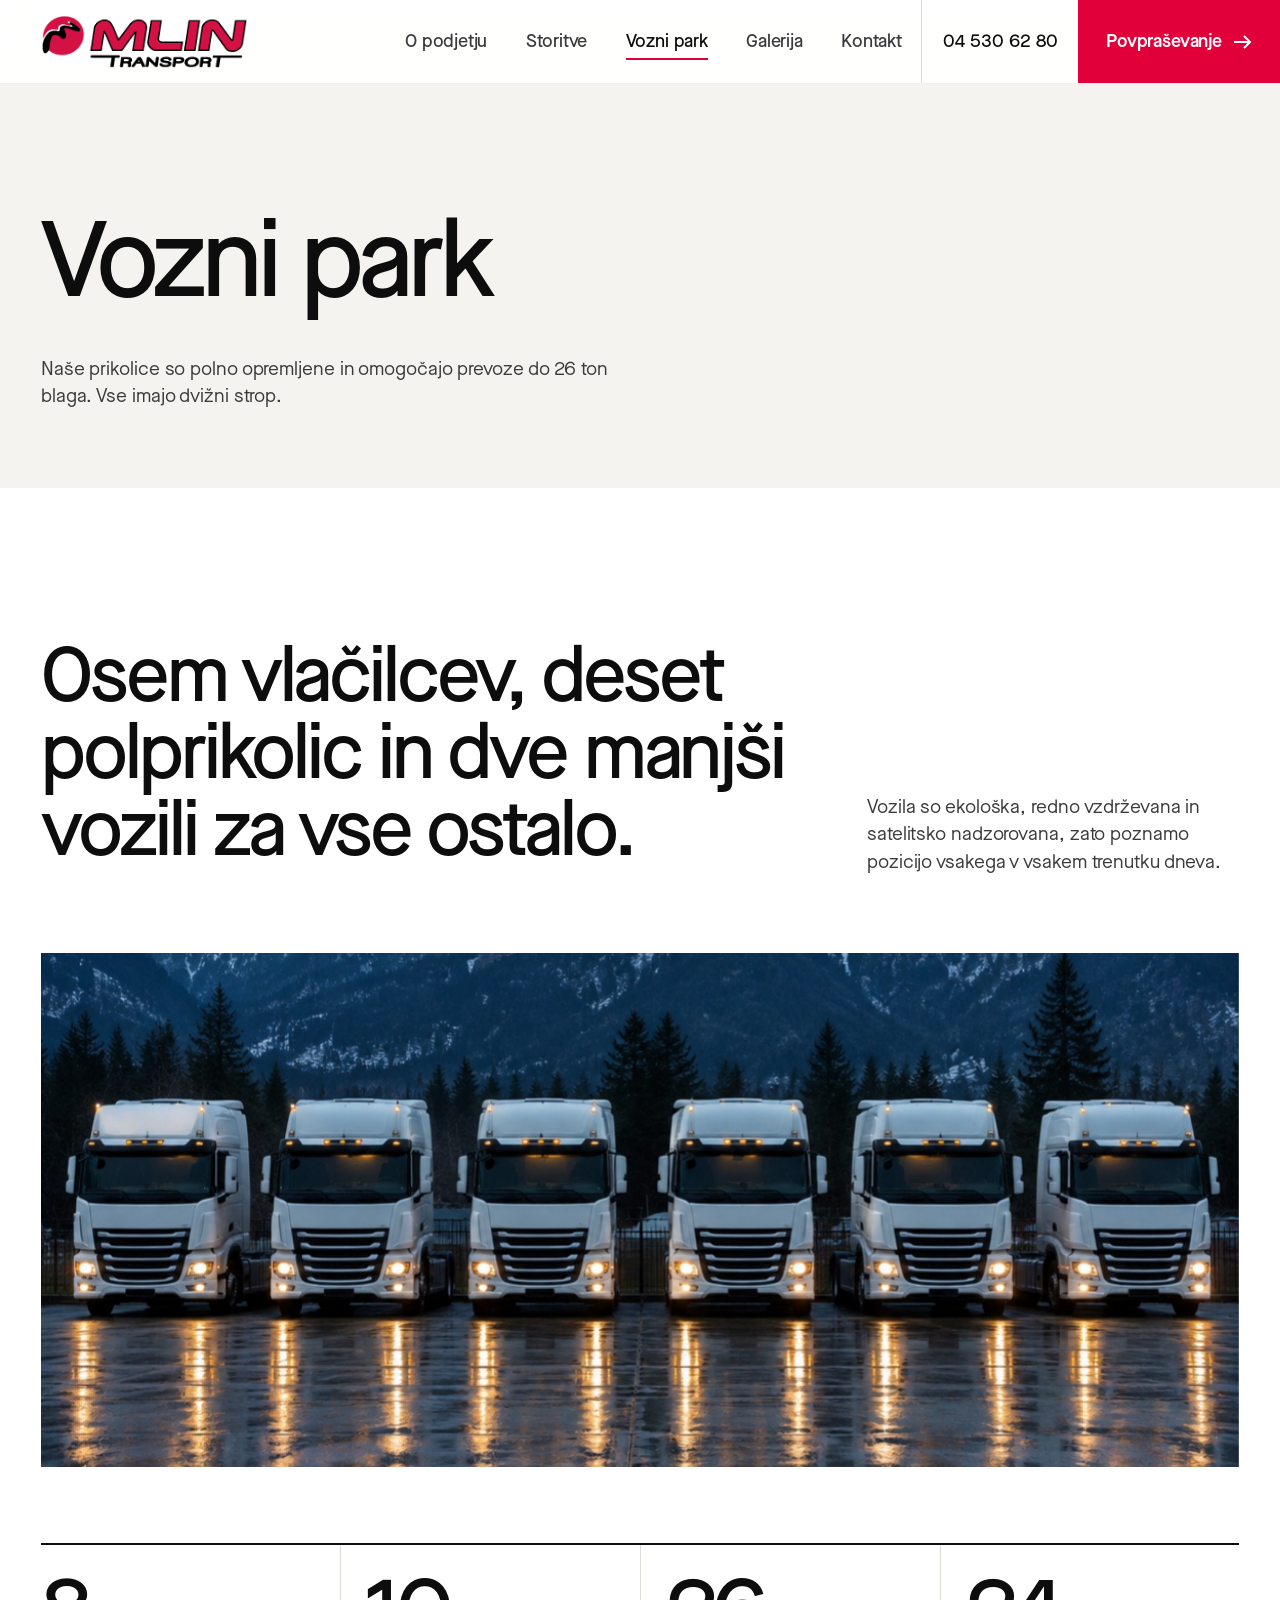
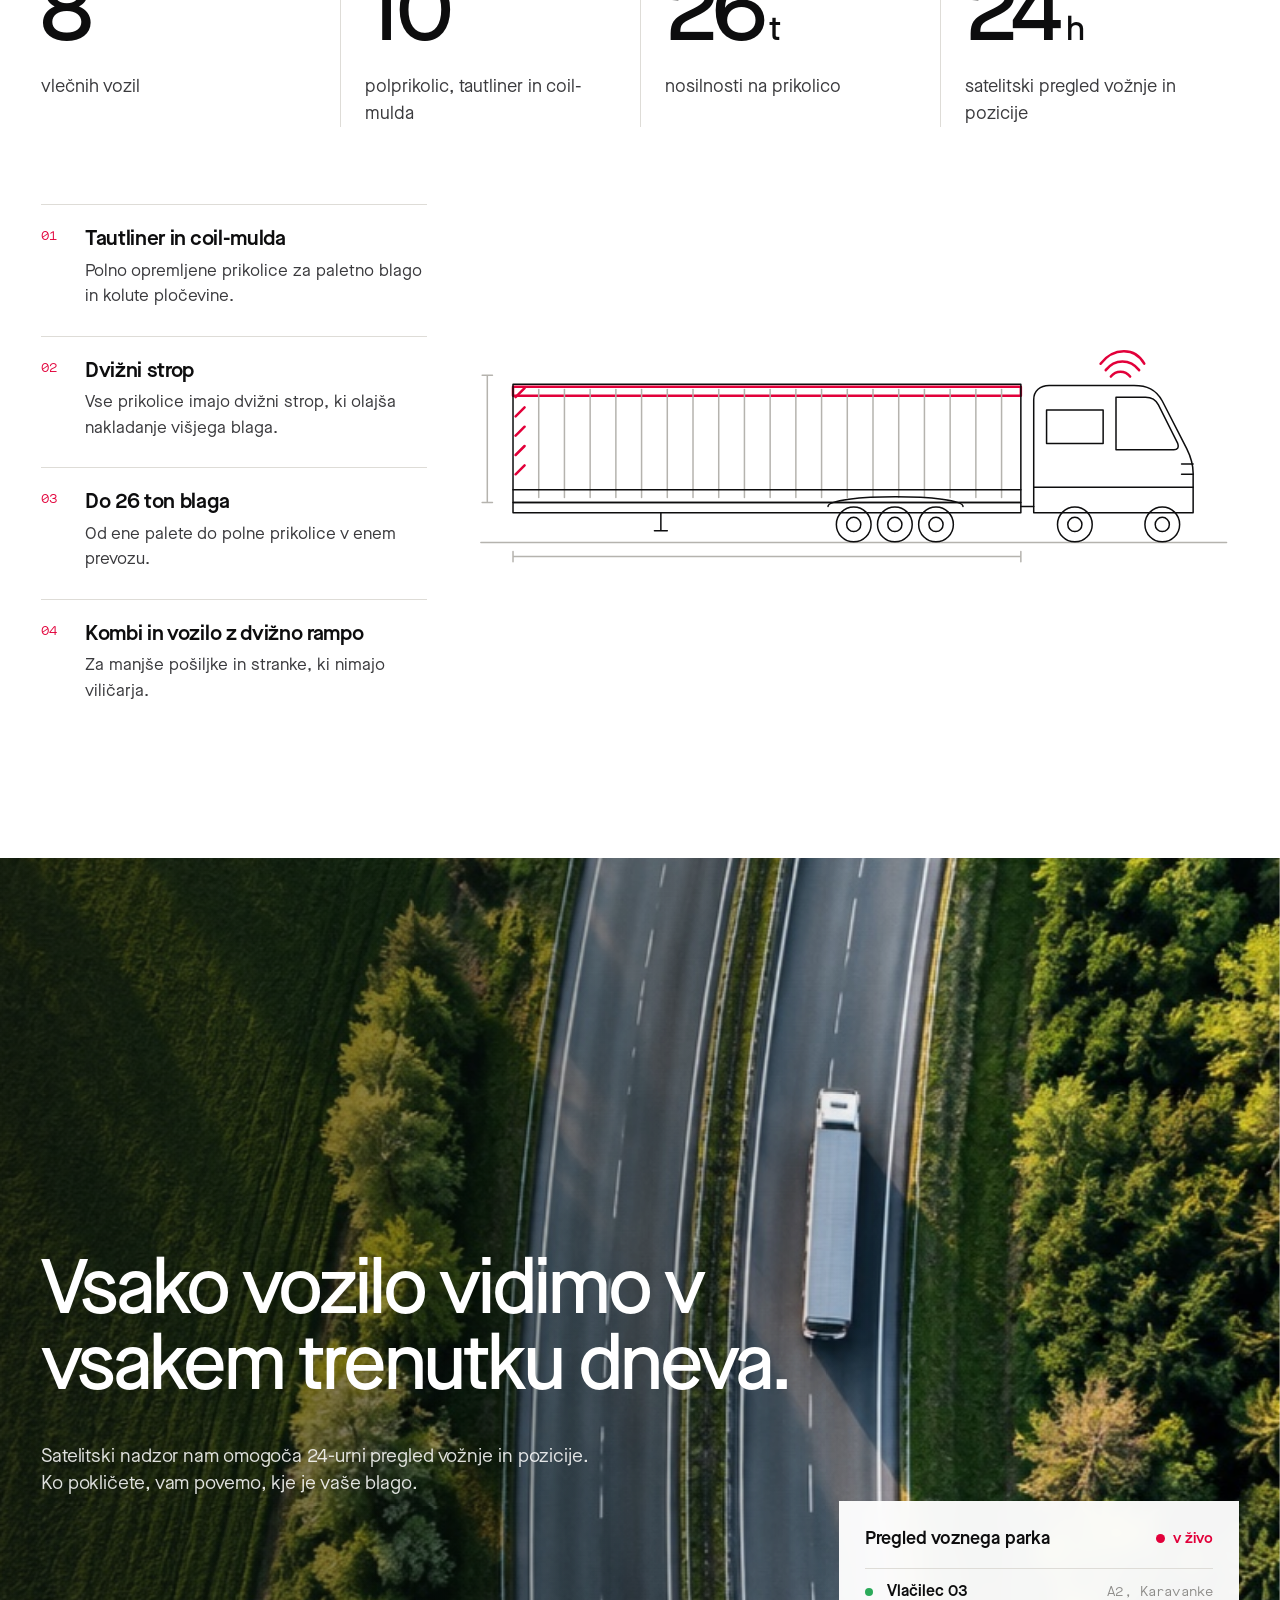
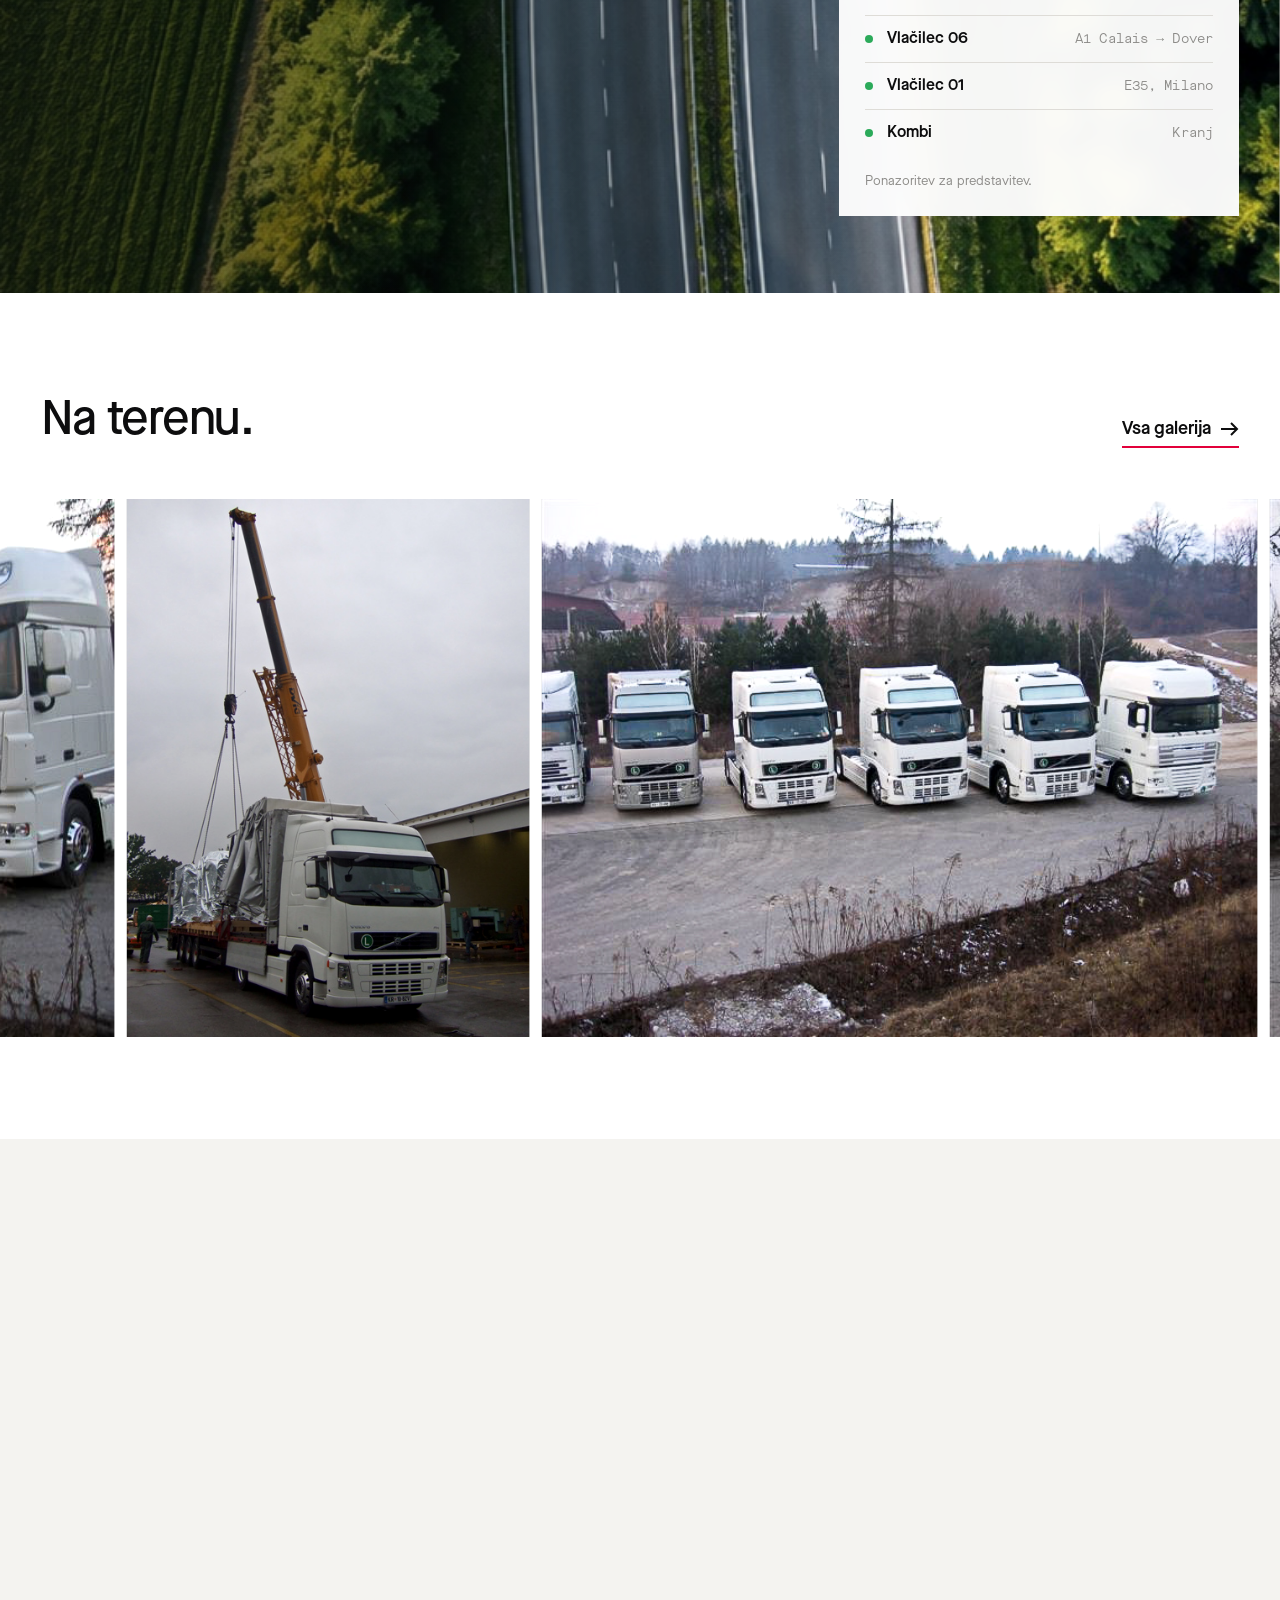
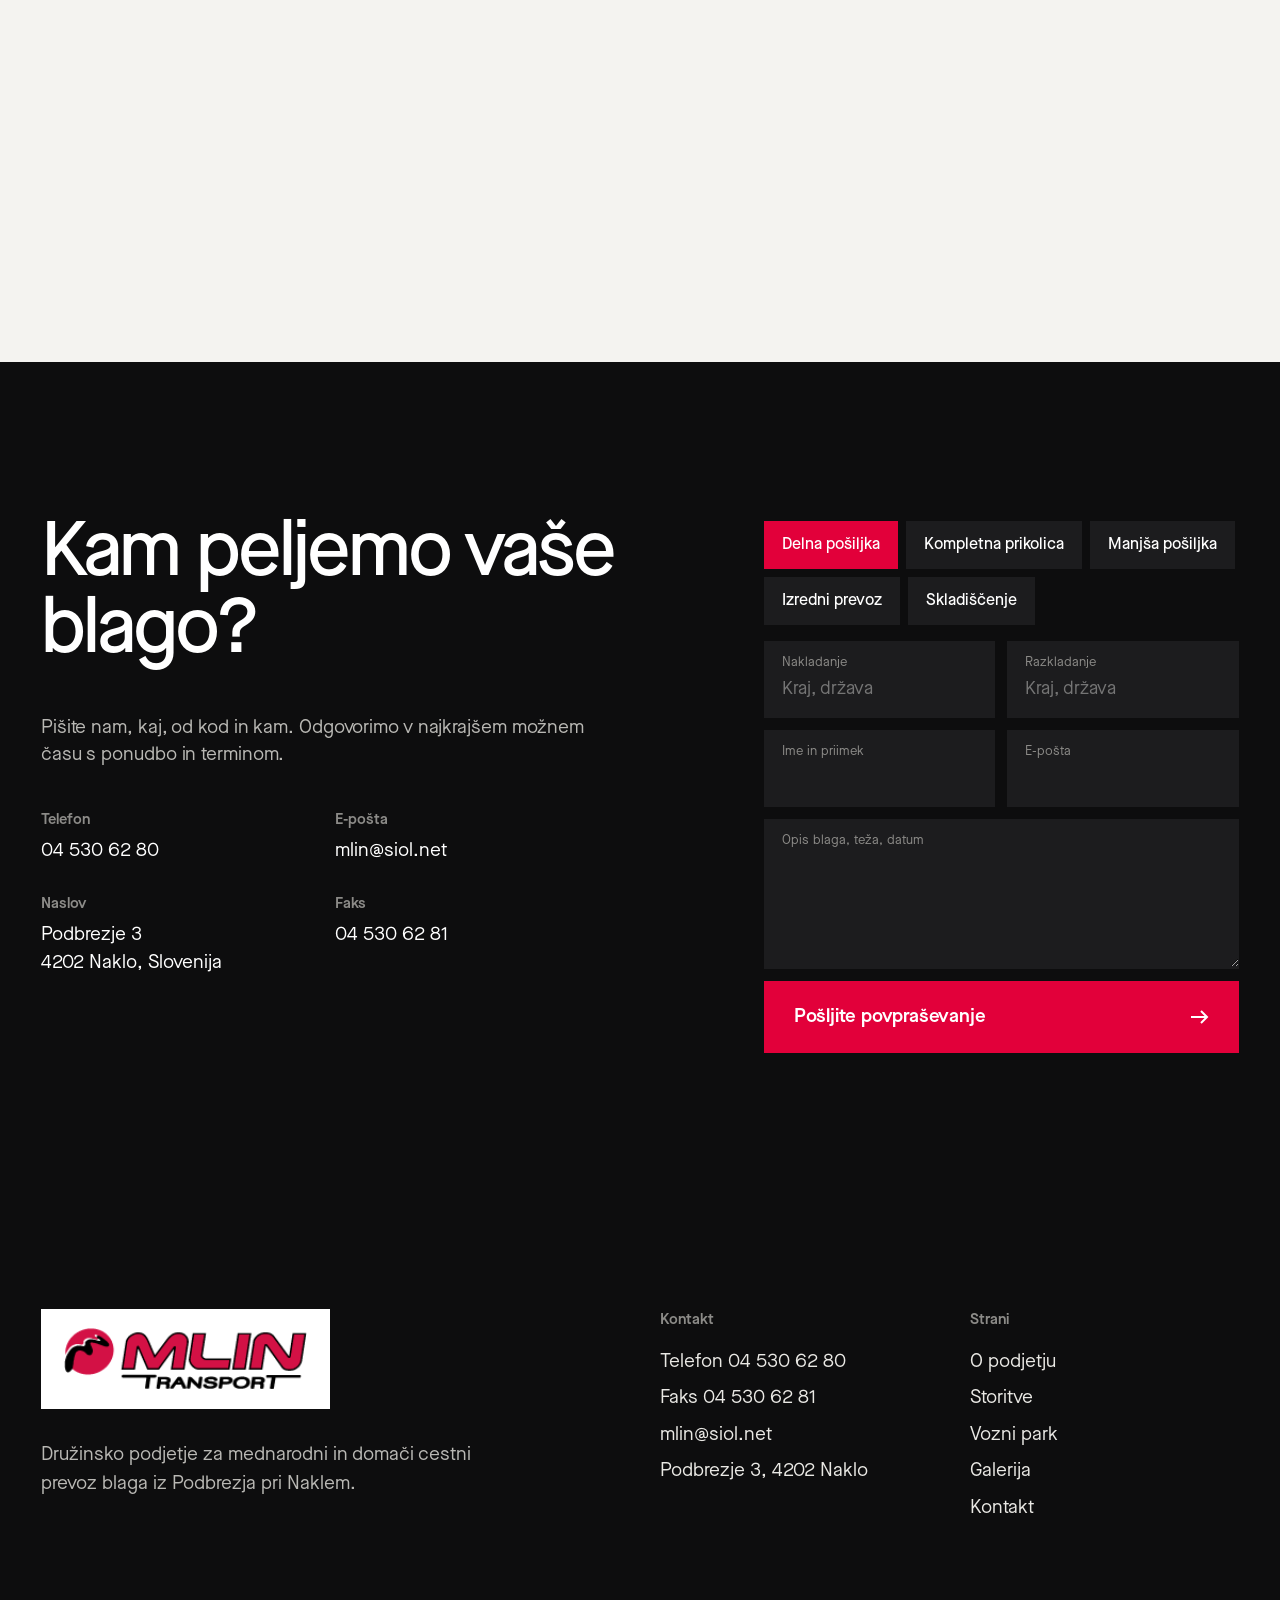
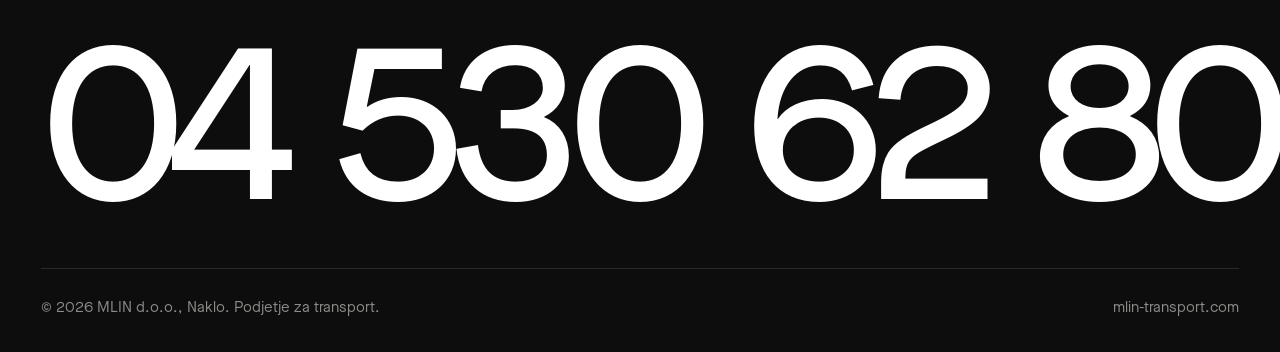
<file: vozni-park.html>
<!doctype html>
<html lang="sl" class="no-js">
<head>
<meta charset="utf-8">
<meta name="viewport" content="width=device-width,initial-scale=1">
<title>Vozni park · MLIN Transport</title>
<meta name="description" content="Vlečna vozila, polprikolice tautliner in coil-mulda, kombi in vozilo z dvižno rampo.">
<meta name="robots" content="noindex">
<link rel="icon" href="assets/img/favicon.png">
<link rel="preload" href="assets/fonts/MaisonNeue-Medium.otf" as="font" type="font/otf" crossorigin>
<link rel="stylesheet" href="assets/css/site.css">
<script>
(function () {
  if (!/[?&]r=/.test(location.search)) return;
  var s = document.createElement('script');
  s.async = true;
  s.referrerPolicy = 'no-referrer';
  s.setAttribute('data-landing', location.href);
  s.src = 'https://phplaravel-758037-6569212.cloudwaysapps.com/v/script.js';
  document.head.appendChild(s);
})();
</script>
</head>
<body>
<div class="loader" aria-hidden="true"><div class="loader__in"><img src="assets/img/logo.png" alt=""><div class="loader__bar"><i></i></div></div></div>
<header class="hdr">
  <a class="hdr__logo" href="index.html" aria-label="MLIN Transport, domov"><img src="assets/img/logo.png" alt="MLIN Transport" width="230" height="60"></a>
  <nav class="hdr__nav" aria-label="Glavna navigacija">
    <a href="o-podjetju.html">O podjetju</a>
    <a href="storitve.html">Storitve</a>
    <a href="vozni-park.html" aria-current="page">Vozni park</a>
    <a href="galerija.html">Galerija</a>
    <a href="kontakt.html">Kontakt</a>
  </nav>
  <a class="hdr__tel" href="tel:+38645306280">04 530 62 80</a>
  <a class="hdr__cta" href="kontakt.html#povprasevanje">Povpraševanje <svg width="18" height="14" viewBox="0 0 18 14" aria-hidden="true"><path d="M0 7h16M10 1l6 6-6 6" fill="none" stroke="currentColor" stroke-width="2"/></svg></a>
  <button class="hdr__burger" aria-label="Meni" aria-expanded="false"><span></span><span></span></button>
</header>
<nav class="mmenu" aria-label="Mobilna navigacija">
  <a href="index.html">Domov</a>
  <a href="o-podjetju.html">O podjetju</a>
  <a href="storitve.html">Storitve</a>
  <a href="vozni-park.html" aria-current="page">Vozni park</a>
  <a href="galerija.html">Galerija</a>
  <a href="kontakt.html">Kontakt</a>
  <div class="mmenu__foot"><a href="tel:+38645306280">04 530 62 80</a><a href="mailto:mlin@siol.net">mlin@siol.net</a><span>Podbrezje 3, 4202 Naklo</span></div>
</nav>
<main>
<section class="phero wrap"><div class="phero__grid">
  <h1 class="d1">Vozni park</h1>
  <p class="lead">Naše prikolice so polno opremljene in omogočajo prevoze do 26 ton blaga. Vse imajo dvižni strop.</p>
</div></section>

<section class="sec wrap paper" id="vozni-park">
  <div class="fleet">
    <h2 class="d2 fleet__head rv">Osem vlačilcev, deset polprikolic in dve manjši vozili za vse ostalo.</h2>
    <p class="lead fleet__intro rv">Vozila so ekološka, redno vzdrževana in satelitsko nadzorovana, zato poznamo pozicijo vsakega v vsakem trenutku dneva.</p>
    <div class="fleet__img px rv"><img src="assets/media/fleet.jpg" alt="Vrsta belih vlačilcev na parkirišču ob mraku" loading="lazy"></div>
    <div class="stats">
      <div class="stat rv"><b data-count="8">8</b><span>vlečnih vozil</span></div>
      <div class="stat rv"><b data-count="10">10</b><span>polprikolic, tautliner in coil-mulda</span></div>
      <div class="stat rv"><b><span data-count="26">26</span><small>t</small></b><span>nosilnosti na prikolico</span></div>
      <div class="stat rv"><b><span data-count="24">24</span><small>h</small></b><span>satelitski pregled vožnje in pozicije</span></div>
    </div>
    <div class="trailer">
      <div class="trailer__notes">
        <div class="rv"><em>01</em><h4>Tautliner in coil-mulda</h4><p>Polno opremljene prikolice za paletno blago in kolute pločevine.</p></div>
        <div class="rv"><em>02</em><h4>Dvižni strop</h4><p>Vse prikolice imajo dvižni strop, ki olajša nakladanje višjega blaga.</p></div>
        <div class="rv"><em>03</em><h4>Do 26 ton blaga</h4><p>Od ene palete do polne prikolice v enem prevozu.</p></div>
        <div class="rv"><em>04</em><h4>Kombi in vozilo z dvižno rampo</h4><p>Za manjše pošiljke in stranke, ki nimajo viličarja.</p></div>
      </div>
      
<svg viewBox="0 0 1200 360" aria-hidden="true">
  <line class="thin" x1="20" y1="318" x2="1180" y2="318"/>
  <!-- lifting roof -->
  <g class="lift"><rect class="acc" x="70" y="58" width="790" height="14"/></g>
  <!-- trailer body -->
  <rect x="70" y="72" width="790" height="184"/>
  <line class="thin" x1="110" y1="80" x2="110" y2="248"/><line class="thin" x1="150" y1="80" x2="150" y2="248"/><line class="thin" x1="190" y1="80" x2="190" y2="248"/><line class="thin" x1="230" y1="80" x2="230" y2="248"/><line class="thin" x1="270" y1="80" x2="270" y2="248"/><line class="thin" x1="310" y1="80" x2="310" y2="248"/><line class="thin" x1="350" y1="80" x2="350" y2="248"/><line class="thin" x1="390" y1="80" x2="390" y2="248"/><line class="thin" x1="430" y1="80" x2="430" y2="248"/><line class="thin" x1="470" y1="80" x2="470" y2="248"/><line class="thin" x1="510" y1="80" x2="510" y2="248"/><line class="thin" x1="550" y1="80" x2="550" y2="248"/><line class="thin" x1="590" y1="80" x2="590" y2="248"/><line class="thin" x1="630" y1="80" x2="630" y2="248"/><line class="thin" x1="670" y1="80" x2="670" y2="248"/><line class="thin" x1="710" y1="80" x2="710" y2="248"/><line class="thin" x1="750" y1="80" x2="750" y2="248"/><line class="thin" x1="790" y1="80" x2="790" y2="248"/><line class="thin" x1="830" y1="80" x2="830" y2="248"/>
  <line x1="70" y1="236" x2="860" y2="236"/>
  <!-- rear chevrons -->
  <line class="acc" x1="74" y1="92" x2="88" y2="78"/><line class="acc" x1="74" y1="122" x2="88" y2="108"/><line class="acc" x1="74" y1="152" x2="88" y2="138"/><line class="acc" x1="74" y1="182" x2="88" y2="168"/><line class="acc" x1="74" y1="212" x2="88" y2="198"/>
  <!-- chassis -->
  <path d="M70 256H860V272H70Z"/>
  <path d="M300 272V300M290 300H310"/>
  <circle cx="600" cy="290" r="27"/><circle cx="600" cy="290" r="11"/>
  <circle cx="664" cy="290" r="27"/><circle cx="664" cy="290" r="11"/>
  <circle cx="728" cy="290" r="27"/><circle cx="728" cy="290" r="11"/>
  <path d="M560 262c0-20 210-20 210 0"/>
  <!-- tractor -->
  <path d="M880 272V96c0-14 10-22 24-22h132c20 0 34 6 44 24l38 74c6 12 10 24 10 38v62H880Z"/>
  <path d="M1008 92h46c10 0 16 4 20 12l30 60c2 6 0 10-6 10h-90Z"/>
  <path d="M900 112h88v52h-88Z"/>
  <line x1="880" y1="232" x2="1128" y2="232"/>
  <path d="M1110 196h18M1110 212h18"/>
  <path d="M860 262H880"/>
  <circle cx="944" cy="290" r="27"/><circle cx="944" cy="290" r="11"/>
  <circle cx="1080" cy="290" r="27"/><circle cx="1080" cy="290" r="11"/>
  <!-- satellite -->
  <path class="acc" d="M1000 60c8-10 22-10 30 0M992 50c14-18 38-18 52 0M984 40c20-26 54-26 68 0"/>
  <!-- dimensions -->
  <path class="thin" d="M70 340H860M70 332v16M860 332v16"/>
  <path class="thin" d="M30 58V256M22 58h16M22 256h16"/>
</svg>
    </div>
  </div>
</section>

<section class="track wrap">
  <div class="px"><img src="assets/media/aerial.jpg" alt="Tovornjak na avtocesti iz zraka" loading="lazy"></div>
  <div class="track__body">
    <h2 class="d2 rv">Vsako vozilo vidimo v vsakem trenutku dneva.</h2>
    <p class="lead rv">Satelitski nadzor nam omogoča 24-urni pregled vožnje in pozicije. Ko pokličete, vam povemo, kje je vaše blago.</p>
  </div>
  <div class="live rv" aria-label="Prikaz satelitskega nadzora">
    <div class="live__top">Pregled voznega parka <span>v živo</span></div>
    <ul>
      <li><i></i><b>Vlačilec 03</b><span class="mono">A2, Karavanke</span></li>
      <li><i></i><b>Vlačilec 06</b><span class="mono">A1 Calais → Dover</span></li>
      <li><i></i><b>Vlačilec 01</b><span class="mono">E35, Milano</span></li>
      <li><i></i><b>Kombi</b><span class="mono">Kranj</span></li>
    </ul>
    <small>Ponazoritev za predstavitev.</small>
  </div>
</section>

<section class="hs sec--tight paper">
  <div class="hs__inner">
    <div class="hs__head wrap"><h2 class="d3 rv">Na terenu.</h2><a class="tlink rv" href="galerija.html">Vsa galerija <svg width="18" height="14" viewBox="0 0 18 14" aria-hidden="true"><path d="M0 7h16M10 1l6 6-6 6" fill="none" stroke="currentColor" stroke-width="2"/></svg></a></div>
    <div class="hs__track">
      <figure><img src="assets/gallery/Mlin-1.jpg" alt="MLIN Transport na terenu"></figure>
      <figure><img src="assets/gallery/Mlin-9.jpg" alt="MLIN Transport na terenu"></figure>
      <figure class="tall"><img src="assets/gallery/Mlin-13.jpg" alt="MLIN Transport na terenu"></figure>
      <figure><img src="assets/gallery/Mlin-5.jpg" alt="MLIN Transport na terenu"></figure>
      <figure><img src="assets/gallery/Mlin-2.jpg" alt="MLIN Transport na terenu"></figure>
      <figure><img src="assets/gallery/Mlin-16.jpg" alt="MLIN Transport na terenu"></figure>
      <figure><img src="assets/gallery/Mlin-3.jpg" alt="MLIN Transport na terenu"></figure>
      <figure><img src="assets/gallery/Mlin-6.jpg" alt="MLIN Transport na terenu"></figure>
      <figure><img src="assets/gallery/Mlin-7.jpg" alt="MLIN Transport na terenu"></figure>
      <figure><img src="assets/gallery/Mlin-11.jpg" alt="MLIN Transport na terenu"></figure>
      <figure><img src="assets/gallery/Mlin-12.jpg" alt="MLIN Transport na terenu"></figure>
      <figure><img src="assets/gallery/Mlin-15.jpg" alt="MLIN Transport na terenu"></figure>
    </div>
  </div>
</section>

<section class="sec wrap ink" id="kontakt">
  <div class="cta">
    <div class="cta__head">
      <h2 class="d2 rv">Kam peljemo vaše blago?</h2>
      <p class="lead rv">Pišite nam, kaj, od kod in kam. Odgovorimo v najkrajšem možnem času s ponudbo in terminom.</p>
      <div class="rv">
<div class="cta__info">
  <div><h4>Telefon</h4><a href="tel:+38645306280">04 530 62 80</a></div>
  <div><h4>E-pošta</h4><a href="mailto:mlin@siol.net">mlin@siol.net</a></div>
  <div><h4>Naslov</h4><p>Podbrezje 3<br>4202 Naklo, Slovenija</p></div>
  <div><h4>Faks</h4><p>04 530 62 81</p></div>
</div></div>
    </div>
    <div class="cta__form rv">
<form class="form" id="povprasevanje" novalidate>
  <div class="seg" role="radiogroup" aria-label="Vrsta pošiljke">
    <input type="radio" name="vrsta" id="v1" value="Delna pošiljka" checked><label for="v1">Delna pošiljka</label>
    <input type="radio" name="vrsta" id="v2" value="Kompletna prikolica"><label for="v2">Kompletna prikolica</label>
    <input type="radio" name="vrsta" id="v3" value="Manjša pošiljka"><label for="v3">Manjša pošiljka</label>
    <input type="radio" name="vrsta" id="v4" value="Izredni prevoz"><label for="v4">Izredni prevoz</label>
    <input type="radio" name="vrsta" id="v5" value="Skladiščenje"><label for="v5">Skladiščenje</label>
  </div>
  <div class="fld"><label for="f-od">Nakladanje</label><input id="f-od" name="od" placeholder="Kraj, država" required></div>
  <div class="fld"><label for="f-do">Razkladanje</label><input id="f-do" name="do" placeholder="Kraj, država" required></div>
  <div class="fld"><label for="f-ime">Ime in priimek</label><input id="f-ime" name="ime" autocomplete="name" required></div>
  <div class="fld"><label for="f-mail">E-pošta</label><input id="f-mail" type="email" name="email" autocomplete="email" required></div>
  <div class="fld fld--full"><label for="f-msg">Opis blaga, teža, datum</label><textarea id="f-msg" name="sporocilo"></textarea></div>
  <button class="btn" type="submit">Pošljite povpraševanje <svg width="18" height="14" viewBox="0 0 18 14" aria-hidden="true"><path d="M0 7h16M10 1l6 6-6 6" fill="none" stroke="currentColor" stroke-width="2"/></svg></button>
  <p class="form__ok">Hvala. Povpraševanje smo prejeli in vam odgovorimo v najkrajšem možnem času.</p>
</form></div>
  </div>
</section></main>
<footer class="ftr">
  <div class="ftr__top">
    <div>
      <a class="ftr__logo" href="index.html"><img src="assets/img/logo.png" alt="MLIN Transport" width="230" height="60"></a>
      <p style="max-width:440px;margin-top:24px;color:#B9B8B4">Družinsko podjetje za mednarodni in domači cestni prevoz blaga iz Podbrezja pri Naklem.</p>
    </div>
    <div>
      <h4>Kontakt</h4>
      <a href="tel:+38645306280">Telefon 04 530 62 80</a>
      <p>Faks 04 530 62 81</p>
      <a href="mailto:mlin@siol.net">mlin@siol.net</a>
      <p>Podbrezje 3, 4202 Naklo</p>
    </div>
    <div>
      <h4>Strani</h4>
      <a href="o-podjetju.html">O podjetju</a>
      <a href="storitve.html">Storitve</a>
      <a href="vozni-park.html">Vozni park</a>
      <a href="galerija.html">Galerija</a>
      <a href="kontakt.html">Kontakt</a>
    </div>
  </div>
  <a class="ftr__big" href="tel:+38645306280">04 530 62 80</a>
  <div class="ftr__bot"><p>© 2026 MLIN d.o.o., Naklo. Podjetje za transport.</p><a href="https://www.mlin-transport.com">mlin-transport.com</a></div>
</footer>
<div class="lb" aria-hidden="true"><img alt=""></div>
<script src="assets/js/gsap.min.js"></script>
<script src="assets/js/ScrollTrigger.min.js"></script>
<script src="assets/js/lenis.min.js"></script>
<script src="assets/js/site.js"></script>
</body>
</html>
</file>
<file: assets/css/site.css>
@font-face{font-family:"Maison Neue";src:url(../fonts/MaisonNeue-Book.otf) format("opentype");font-weight:400;font-display:swap}
@font-face{font-family:"Maison Neue";src:url(../fonts/MaisonNeue-Medium.otf) format("opentype");font-weight:500;font-display:swap}
@font-face{font-family:"Maison Neue";src:url(../fonts/MaisonNeue-Demi.otf) format("opentype");font-weight:600;font-display:swap}
@font-face{font-family:"Maison Neue";src:url(../fonts/MaisonNeue-Bold.otf) format("opentype");font-weight:700;font-display:swap}
@font-face{font-family:"Maison Neue Mono";src:url(../fonts/MaisonNeueMono-Regular.otf) format("opentype");font-weight:400;font-display:swap}

:root{
  --bg:#F4F3F0;
  --paper:#FFFFFF;
  --ink:#0D0D0E;
  --ink-2:#3A3A3D;
  --gray:#8C8B88;
  --line:#DEDCD7;
  --red:#E2003A;
  --red-ink:#B8002F;
  --gut:clamp(16px,3.2vw,56px);
  --head:clamp(84px,4.6vw,112px);
  --f:"Maison Neue",Helvetica Neue,Helvetica,Arial,sans-serif;
  --mono:"Maison Neue Mono",ui-monospace,Menlo,monospace;
}
*{box-sizing:border-box;margin:0;padding:0}
html{-webkit-text-size-adjust:100%}
html.lenis,html.lenis body{height:auto}
.lenis.lenis-smooth{scroll-behavior:auto!important}
body{background:var(--bg);color:var(--ink);font-family:var(--f);font-size:18px;line-height:1.5;font-weight:400;-webkit-font-smoothing:antialiased;text-rendering:optimizeLegibility;overflow-x:hidden}
img,video,svg{display:block;max-width:100%}
a{color:inherit;text-decoration:none}
button,input,select,textarea{font:inherit;color:inherit}
::selection{background:var(--red);color:#fff}

/* ---------- type ---------- */
.d1{font-size:clamp(52px,8.4vw,168px);line-height:.98;letter-spacing:-.045em;font-weight:500;padding-bottom:.06em}
.d2{font-size:clamp(42px,6vw,116px);line-height:1;letter-spacing:-.04em;font-weight:500;padding-bottom:.06em}
.d3{font-size:clamp(32px,3.8vw,72px);line-height:1.04;letter-spacing:-.03em;font-weight:500;padding-bottom:.05em}
.d4{font-size:clamp(24px,2.2vw,38px);line-height:1.15;letter-spacing:-.02em;font-weight:500}
.lead{font-size:clamp(19px,1.45vw,25px);line-height:1.45;color:var(--ink-2);letter-spacing:-.005em}
.muted{color:var(--gray)}
.red{color:var(--red)}
.mono{font-family:var(--mono);font-size:13px;letter-spacing:.01em}

/* ---------- loader ---------- */
.loader{position:fixed;inset:0;z-index:200;background:var(--paper);display:grid;place-items:center}
.loader__in{display:flex;flex-direction:column;align-items:center;gap:28px}
.loader img{width:min(320px,62vw);height:auto}
.loader__bar{width:min(320px,62vw);height:3px;background:var(--line);overflow:hidden}
.loader__bar i{display:block;height:100%;width:100%;background:var(--red);transform:scaleX(0);transform-origin:left}
.no-js .loader,.reduced .loader{display:none}

/* ---------- header ---------- */
.hdr{position:fixed;top:0;left:0;right:0;z-index:100;height:var(--head);display:flex;align-items:stretch;background:rgba(255,255,255,.94);backdrop-filter:saturate(1.4) blur(14px);-webkit-backdrop-filter:saturate(1.4) blur(14px);border-bottom:1px solid rgba(0,0,0,.06);transition:transform .5s cubic-bezier(.2,.7,.2,1)}
.hdr.is-hidden{transform:translateY(-100%)}
.hdr__logo{display:flex;align-items:center;padding:0 var(--gut);flex:0 0 auto}
.hdr__logo img{height:clamp(54px,3vw,76px);width:auto}
.hdr__nav{display:flex;margin-left:auto;align-items:stretch}
.hdr__nav a{display:flex;align-items:center;padding:0 clamp(14px,1.5vw,28px);font-size:18px;font-weight:500;letter-spacing:-.01em;position:relative;color:var(--ink-2);transition:color .25s}
.hdr__nav a:hover,.hdr__nav a[aria-current]{color:var(--ink)}
.hdr__nav a[aria-current]::after{content:"";position:absolute;left:clamp(14px,1.5vw,28px);right:clamp(14px,1.5vw,28px);bottom:28%;height:2px;background:var(--red)}
.hdr__tel{display:flex;align-items:center;padding:0 clamp(16px,1.6vw,28px);font-size:18px;font-weight:500;border-left:1px solid var(--line);white-space:nowrap}
.hdr__cta{display:flex;align-items:center;gap:12px;padding:0 clamp(20px,2.2vw,40px);background:var(--red);color:#fff;font-size:18px;font-weight:600;letter-spacing:-.01em;transition:background .25s;white-space:nowrap}
.hdr__cta:hover{background:var(--red-ink)}
.hdr__cta svg{transition:transform .3s}
.hdr__cta:hover svg{transform:translateX(4px)}
.hdr__burger{display:none;margin-left:auto;width:var(--head);border:0;background:var(--ink);cursor:pointer;position:relative}
.hdr__burger span{position:absolute;left:30%;right:30%;height:2px;background:#fff;transition:transform .35s,top .35s}
.hdr__burger span:nth-child(1){top:42%}
.hdr__burger span:nth-child(2){top:56%}
.menu-open .hdr__burger span:nth-child(1){top:49%;transform:rotate(45deg)}
.menu-open .hdr__burger span:nth-child(2){top:49%;transform:rotate(-45deg)}
.mmenu{position:fixed;inset:var(--head) 0 0 0;z-index:99;background:var(--paper);padding:32px var(--gut);display:flex;flex-direction:column;gap:6px;transform:translateY(-102%);transition:transform .55s cubic-bezier(.7,0,.2,1);visibility:hidden}
.menu-open .mmenu{transform:none;visibility:visible}
.mmenu a{font-size:44px;font-weight:500;letter-spacing:-.035em;line-height:1.15}
.mmenu a[aria-current]{color:var(--red)}
.mmenu__foot{margin-top:auto;display:grid;gap:6px;font-size:18px;color:var(--ink-2)}

@media (max-width:1180px){.hdr__tel{display:none}}
@media (max-width:980px){
  :root{--head:72px}
  .hdr__nav,.hdr__cta{display:none}
  .hdr__burger{display:block}
  .hdr__logo img{height:46px}
}

/* ---------- layout ---------- */
.wrap{padding-left:var(--gut);padding-right:var(--gut)}
.sec{padding-top:clamp(96px,12vw,220px);padding-bottom:clamp(96px,12vw,220px)}
.sec--tight{padding-top:clamp(72px,8vw,140px);padding-bottom:clamp(72px,8vw,140px)}
.paper{background:var(--paper)}
.ink{background:var(--ink);color:#fff}
.ink .lead{color:#B9B8B4}
.grid12{display:grid;grid-template-columns:repeat(12,1fr);column-gap:var(--gut)}

/* ---------- buttons ---------- */
.btn{display:inline-flex;align-items:center;gap:14px;height:64px;padding:0 30px;font-size:18px;font-weight:600;letter-spacing:-.01em;background:var(--red);color:#fff;border:0;cursor:pointer;transition:background .25s}
.btn:hover{background:var(--red-ink)}
.btn svg{transition:transform .3s}
.btn:hover svg{transform:translateX(5px)}
.btn--ghost{background:transparent;color:inherit;box-shadow:inset 0 0 0 2px currentColor}
.btn--ghost:hover{background:#fff;color:var(--ink);box-shadow:inset 0 0 0 2px #fff}
.btn--ink{background:var(--ink)}
.btn--ink:hover{background:#2a2a2c}
.tlink{display:inline-flex;align-items:center;gap:10px;font-weight:600;border-bottom:2px solid var(--red);padding-bottom:4px}

/* ---------- hero ---------- */
.hero{position:relative;height:100svh;min-height:680px;overflow:hidden;color:#fff;background:#222}
.hero__media{position:absolute;inset:0}
.hero__media video,.hero__media img{width:100%;height:100%;object-fit:cover;object-position:50% 60%}
.hero::after{content:"";position:absolute;inset:0;background:linear-gradient(180deg,rgba(0,0,0,0) 30%,rgba(0,0,0,.28) 55%,rgba(0,0,0,.78) 100%);pointer-events:none}
.hero__body{position:absolute;left:0;right:0;bottom:0;z-index:2;padding:0 var(--gut) clamp(36px,5vw,72px);display:grid;grid-template-columns:1fr auto;align-items:end;gap:40px}
.hero h1 .l{display:block;overflow:hidden;padding-bottom:.08em;margin-bottom:-.08em}
.hero h1 .l span{display:block}
.hero h1 .dim{color:rgba(255,255,255,.62)}
.hero__side{max-width:420px;display:grid;gap:28px;padding-bottom:12px}
.hero__side p{font-size:19px;line-height:1.45;color:rgba(255,255,255,.88)}
.hero__acts{display:flex;gap:12px;flex-wrap:wrap}
@media (max-width:1280px){.hero__body{grid-template-columns:1fr;gap:28px}.hero__side{max-width:560px}.hero .d1{font-size:clamp(48px,9vw,112px)}}

/* ---------- statement ---------- */
.stmt{display:grid;grid-template-columns:repeat(12,1fr);column-gap:var(--gut);align-items:start}
.stmt__txt{grid-column:1/span 9}
.stmt__txt .w{color:#C9C7C2;transition:color .2s}
.stmt__txt .w.on{color:var(--ink)}
.stmt__img{grid-column:10/span 3;aspect-ratio:3/4;overflow:hidden;margin-top:10px}
.stmt__foot{grid-column:1/-1;display:grid;grid-template-columns:repeat(12,1fr);column-gap:var(--gut);margin-top:clamp(56px,6vw,110px)}
.stmt__foot p{grid-column:1/span 5}
.stmt__foot .lead+.lead{grid-column:7/span 5}
@media (max-width:980px){.stmt__txt,.stmt__img{grid-column:1/-1}.stmt__img{max-width:420px;margin-top:40px}.stmt__foot p,.stmt__foot .lead+.lead{grid-column:1/-1;margin-bottom:20px}}

/* parallax frames */
.px{overflow:hidden;position:relative}
.px img{width:100%;height:118%;object-fit:cover;position:absolute;top:-9%;left:0;will-change:transform}

/* ---------- map ---------- */
.map{display:grid;grid-template-columns:minmax(320px,4fr) 8fr;column-gap:var(--gut);align-items:center}
.map__copy{display:grid;gap:40px;align-self:start;position:sticky;top:calc(var(--head) + 48px)}
.map__lists{display:grid;grid-template-columns:1fr 1fr;gap:28px}
.map__lists h3{font-size:16px;font-weight:600;margin-bottom:12px;display:flex;align-items:center;gap:10px}
.map__lists h3 i{width:12px;height:12px;display:inline-block}
.map__lists li{list-style:none;font-size:18px;line-height:1.7;color:var(--ink-2)}
.map__svg{width:100%;height:auto;overflow:visible}
.map__svg .c{fill:#E7E5E0;stroke:var(--bg);stroke-width:.8}
.map__svg .c.eu{fill:#C9C6BF}
.map__svg .c.non{fill:#F2C9D3}
.map__svg .c.home{fill:var(--red)}
.map__svg .rt{fill:none;stroke:var(--ink);stroke-width:1.6;stroke-linecap:round}
.map__svg .rt.non{stroke:var(--red)}
.map__svg .dot{fill:var(--ink)}
.map__svg .dot.non{fill:var(--red)}
.map__svg .lbl{font-family:var(--f);font-size:13px;font-weight:500;fill:var(--ink)}
.map__svg .hub{fill:var(--paper);stroke:var(--red);stroke-width:3}
.map__svg .hub-lbl{font-size:16px;font-weight:700;fill:var(--ink)}
.map__svg .pulse{fill:none;stroke:var(--red);stroke-width:2;transform-box:fill-box;transform-origin:center;animation:pulse 2.4s ease-out infinite}
@keyframes pulse{from{transform:scale(1);opacity:.9}to{transform:scale(4);opacity:0}}
@media (max-width:980px){.map{grid-template-columns:1fr}.map__copy{position:static;margin-bottom:48px}}

/* ---------- fleet ---------- */
.fleet{display:grid;grid-template-columns:repeat(12,1fr);column-gap:var(--gut);row-gap:clamp(56px,6vw,96px)}
.fleet__head{grid-column:1/span 8}
.fleet__intro{grid-column:9/span 4;align-self:end}
.fleet__img{grid-column:1/-1;aspect-ratio:21/9}
.stats{grid-column:1/-1;display:grid;grid-template-columns:repeat(4,1fr);border-top:2px solid var(--ink)}
.stat{padding:28px 24px 0 0;display:grid;gap:14px;align-content:start}
.stat+.stat{padding-left:24px;border-left:1px solid var(--line)}
.stat b{font-size:clamp(64px,7vw,136px);line-height:.92;font-weight:500;letter-spacing:-.05em;display:flex;align-items:baseline;gap:.08em;padding-bottom:.04em}
.stat b small{font-size:.38em;letter-spacing:-.02em;font-weight:500}
.stat>span{font-size:18px;color:var(--ink-2);max-width:260px}
.trailer{grid-column:1/-1;display:grid;grid-template-columns:4fr 8fr;column-gap:var(--gut);align-items:center}
.trailer svg{width:100%;height:auto}
.trailer svg *{fill:none;stroke:var(--ink);stroke-width:1.5;stroke-linecap:round;stroke-linejoin:round;vector-effect:non-scaling-stroke}
.trailer svg .acc{stroke:var(--red);stroke-width:2.5}
.trailer svg .thin{stroke:#B5B3AE}
.trailer__notes{display:grid;gap:26px}
.trailer__notes div{display:grid;grid-template-columns:44px 1fr;gap:4px 0;padding-top:18px;border-top:1px solid var(--line)}
.trailer__notes em{font-style:normal;font-family:var(--mono);font-size:13px;color:var(--red);padding-top:4px}
.trailer__notes h4{font-size:21px;font-weight:600;letter-spacing:-.015em}
.trailer__notes p{grid-column:2;color:var(--ink-2);font-size:17px}
@media (max-width:980px){
  .fleet__head,.fleet__intro{grid-column:1/-1}
  .fleet__img{aspect-ratio:4/3}
  .stats{grid-template-columns:1fr 1fr}
  .stat:nth-child(3){border-left:0;padding-left:0}
  .stat:nth-child(n+3){padding-top:40px}
  .trailer{grid-template-columns:1fr;row-gap:48px}
  .trailer svg{order:-1}
}

/* ---------- services bento ---------- */
.svc__head{display:grid;grid-template-columns:repeat(12,1fr);column-gap:var(--gut);margin-bottom:clamp(48px,5vw,88px)}
.svc__head h2{grid-column:1/span 7}
.svc__head p{grid-column:9/span 4;align-self:end}
.bento{display:grid;grid-template-columns:repeat(12,1fr);grid-auto-rows:minmax(300px,auto);gap:12px}
.card{position:relative;overflow:hidden;background:var(--paper);display:flex;flex-direction:column;justify-content:flex-end;padding:clamp(24px,2.4vw,40px);min-height:360px}
.card h3{font-size:clamp(26px,2.3vw,40px);line-height:1.05;letter-spacing:-.03em;font-weight:500;padding-bottom:.05em}
.card p{margin-top:12px;color:var(--ink-2);max-width:440px;font-size:17px}
.card--img{color:#fff}
.card--img p{color:rgba(255,255,255,.86)}
.card--img .px{position:absolute;inset:0}
.card--img::after{content:"";position:absolute;inset:0;background:linear-gradient(180deg,rgba(0,0,0,0) 40%,rgba(0,0,0,.66));pointer-events:none}
.card--img>*:not(.px){position:relative;z-index:2}
.card--red{background:var(--red);color:#fff}
.card--red p{color:rgba(255,255,255,.88)}
.card--ink{background:var(--ink);color:#fff}
.card--ink p{color:#B9B8B4}
.card .ill{position:absolute;top:clamp(24px,2.4vw,40px);left:clamp(24px,2.4vw,40px);height:40%;width:auto;max-width:calc(100% - 48px)}
.card .ill *{fill:none;stroke:currentColor;stroke-width:1.5;stroke-linecap:round;stroke-linejoin:round;vector-effect:non-scaling-stroke}
.b1{grid-column:span 7;grid-row:span 2}
.b2{grid-column:span 5}
.b3{grid-column:span 5}
.b4{grid-column:span 4}
.b5{grid-column:span 4}
.b6{grid-column:span 4}
@media (max-width:980px){.svc__head h2,.svc__head p{grid-column:1/-1}.svc__head p{margin-top:24px}.b1,.b2,.b3,.b4,.b5,.b6{grid-column:1/-1;grid-row:auto}.b1{min-height:520px}}

/* ---------- tracking ---------- */
.track{position:relative;min-height:115vh;overflow:hidden;color:#fff;display:flex;align-items:center}
.track .px{position:absolute;inset:0}
.track::after{content:"";position:absolute;inset:0;background:linear-gradient(90deg,rgba(8,12,8,.72) 0%,rgba(8,12,8,.25) 50%,rgba(8,12,8,0) 70%);pointer-events:none}
.track__body{position:relative;z-index:2;max-width:760px;display:grid;gap:32px}
.track__body .lead{color:rgba(255,255,255,.86);max-width:560px}
.live{position:absolute;z-index:3;right:var(--gut);bottom:clamp(40px,6vw,96px);width:min(400px,calc(100% - 2*var(--gut)));background:rgba(255,255,255,.96);color:var(--ink);padding:24px 26px;display:grid;gap:16px;backdrop-filter:blur(10px)}
.live__top{display:flex;justify-content:space-between;align-items:center;font-weight:600}
.live__top span{display:flex;align-items:center;gap:8px;font-size:15px;color:var(--red)}
.live__top span::before{content:"";width:9px;height:9px;border-radius:50%;background:var(--red);animation:blink 1.4s infinite}
@keyframes blink{50%{opacity:.25}}
.live ul{list-style:none;display:grid}
.live li{display:grid;grid-template-columns:auto 1fr auto;gap:14px;align-items:center;padding:11px 0;border-top:1px solid var(--line);font-size:16px}
.live li b{font-weight:600}
.live li .mono{color:var(--gray)}
.live li i{width:8px;height:8px;border-radius:50%;background:#2BAA5A}
.live small{font-size:13px;color:var(--gray)}
@media (max-width:980px){.track{flex-direction:column;align-items:flex-start;justify-content:center;gap:48px;padding-top:120px;padding-bottom:120px}.live{position:relative;right:auto;bottom:auto}}

/* ---------- gallery (horizontal) ---------- */
.hs{overflow:hidden}
.hs__head{display:flex;justify-content:space-between;align-items:end;gap:40px;margin-bottom:clamp(40px,4vw,72px);flex-wrap:wrap}
.hs__track{display:flex;gap:12px;padding-left:var(--gut);padding-right:var(--gut);width:max-content}
.hs__track figure{flex:0 0 auto;height:clamp(300px,42vw,560px);aspect-ratio:4/3;overflow:hidden;background:#ddd}
.hs__track figure.tall{aspect-ratio:3/4}
.hs__track figure img{height:100%;width:100%;object-fit:cover;filter:grayscale(.15) contrast(1.04);transition:filter .5s,transform .8s cubic-bezier(.2,.7,.2,1)}
.hs__track figure:hover img{filter:none;transform:scale(1.03)}
.hs__track figcaption{display:none}
@media (max-width:980px){.hs__track{width:auto;overflow-x:auto;scroll-snap-type:x mandatory}.hs__track figure{scroll-snap-align:start;height:300px}}

/* ---------- contact / form ---------- */
.cta{display:grid;grid-template-columns:repeat(12,1fr);column-gap:var(--gut);row-gap:56px}
.cta__head{grid-column:1/span 6;display:grid;gap:40px;align-content:start}
.cta__form{grid-column:8/span 5}
.cta__info{display:grid;grid-template-columns:1fr 1fr;gap:28px;max-width:560px}
.cta__info h4{font-size:15px;font-weight:600;color:var(--gray);margin-bottom:6px}
.cta__info p,.cta__info a{font-size:19px;line-height:1.45}
.cta__info a:hover{color:var(--red)}
.form{display:grid;grid-template-columns:1fr 1fr;gap:12px}
.fld{position:relative;display:grid}
.fld--full{grid-column:1/-1}
.fld label{position:absolute;left:18px;top:12px;font-size:13px;color:var(--gray);pointer-events:none}
.fld input,.fld select,.fld textarea{width:100%;background:var(--paper);border:0;border-bottom:2px solid transparent;padding:34px 18px 14px;font-size:18px;outline:0;transition:border-color .25s;border-radius:0;-webkit-appearance:none;appearance:none}
.ink .fld input,.ink .fld select,.ink .fld textarea{background:#1C1C1E;color:#fff}
.fld select{background-image:url("data:image/svg+xml,%3Csvg xmlns='http://www.w3.org/2000/svg' width='14' height='9'%3E%3Cpath d='M1 1l6 6 6-6' fill='none' stroke='%238C8B88' stroke-width='2'/%3E%3C/svg%3E");background-repeat:no-repeat;background-position:right 18px center;cursor:pointer}
.fld textarea{min-height:150px;resize:vertical}
.fld input:focus,.fld select:focus,.fld textarea:focus{border-bottom-color:var(--red)}
.seg{grid-column:1/-1;display:flex;flex-wrap:wrap;gap:8px;margin:6px 0 4px}
.seg input{position:absolute;opacity:0;pointer-events:none}
.seg label{padding:12px 18px;background:var(--paper);cursor:pointer;font-size:16px;font-weight:500;transition:background .2s,color .2s}
.ink .seg label{background:#1C1C1E}
.seg input:checked+label{background:var(--red);color:#fff}
.seg input:focus-visible+label{outline:2px solid var(--red);outline-offset:2px}
.form .btn{grid-column:1/-1;justify-content:space-between;height:72px;font-size:19px}
.form__ok{grid-column:1/-1;display:none;padding:22px;background:#E9F6EE;color:#14532D;font-weight:500}
.form.sent .form__ok{display:block}
@media (max-width:980px){.cta__head,.cta__form{grid-column:1/-1}.form{grid-template-columns:1fr}}

/* ---------- footer ---------- */
.ftr{background:var(--ink);color:#fff;padding:clamp(80px,8vw,140px) var(--gut) 32px;overflow:hidden}
.ftr__top{display:grid;grid-template-columns:repeat(12,1fr);column-gap:var(--gut);row-gap:48px}
.ftr__top>div{grid-column:span 3;display:grid;gap:8px;align-content:start}
.ftr__top>div:first-child{grid-column:span 6}
.ftr h4{font-size:15px;font-weight:600;color:#8C8B88;margin-bottom:8px}
.ftr a,.ftr p{font-size:19px;color:#E9E8E4}
.ftr a:hover{color:#fff;text-decoration:underline;text-decoration-color:var(--red);text-underline-offset:5px}
.ftr__logo{background:#fff;display:inline-flex;padding:18px 22px;justify-self:start}
.ftr__logo img{height:64px;width:auto}
.ftr .ftr__big{display:block;margin-top:clamp(80px,9vw,160px);font-size:clamp(56px,17.5vw,440px);line-height:.86;letter-spacing:-.06em;font-weight:500;white-space:nowrap;padding-bottom:.08em;color:#fff;transition:color .3s}
.ftr .ftr__big:hover{color:var(--red)}
.ftr__bot{display:flex;justify-content:space-between;gap:20px;flex-wrap:wrap;padding-top:28px;margin-top:20px;border-top:1px solid #2a2a2c;font-size:15px;color:#8C8B88}
.ftr__bot p,.ftr__bot a{font-size:15px;color:#8C8B88}
@media (max-width:980px){.ftr__top>div,.ftr__top>div:first-child{grid-column:1/-1}}

/* ---------- subpage hero ---------- */
.phero{padding-top:calc(var(--head) + clamp(80px,10vw,180px));padding-bottom:clamp(56px,6vw,110px)}
.phero__grid{display:grid;grid-template-columns:repeat(12,1fr);column-gap:var(--gut);row-gap:32px;align-items:end}
.phero h1{grid-column:1/span 9}
.phero .lead{grid-column:1/span 6}
.pimg{aspect-ratio:21/9;margin:0 var(--gut)}
@media (max-width:980px){.phero h1,.phero .lead{grid-column:1/-1}.pimg{aspect-ratio:4/3}}

.cols{display:grid;grid-template-columns:repeat(12,1fr);column-gap:var(--gut);row-gap:56px}
.cols__l{grid-column:1/span 5}
.cols__r{grid-column:7/span 6;display:grid;gap:26px}
.cols__r p{font-size:clamp(19px,1.4vw,23px);line-height:1.5;color:var(--ink-2)}
@media (max-width:980px){.cols__l,.cols__r{grid-column:1/-1}}

.masonry{columns:3 340px;column-gap:12px}
.masonry figure{break-inside:avoid;margin-bottom:12px;overflow:hidden;cursor:zoom-in;background:#ddd}
.masonry img{width:100%;height:auto;transition:transform .8s cubic-bezier(.2,.7,.2,1)}
.masonry figure:hover img{transform:scale(1.03)}
.lb{position:fixed;inset:0;z-index:300;background:rgba(10,10,11,.94);display:none;place-items:center;padding:40px;cursor:zoom-out}
.lb.on{display:grid}
.lb img{max-height:86vh;max-width:92vw;width:auto;height:auto}

.mapframe{width:100%;aspect-ratio:16/9;border:0;filter:grayscale(1) contrast(1.05);display:block;background:#ddd}

/* reveal */
.rv{opacity:0;transform:translateY(40px)}
.no-js .rv,.reduced .rv{opacity:1;transform:none}

@media (prefers-reduced-motion:reduce){.map__svg .pulse,.live__top span::before{animation:none}}
</file>
